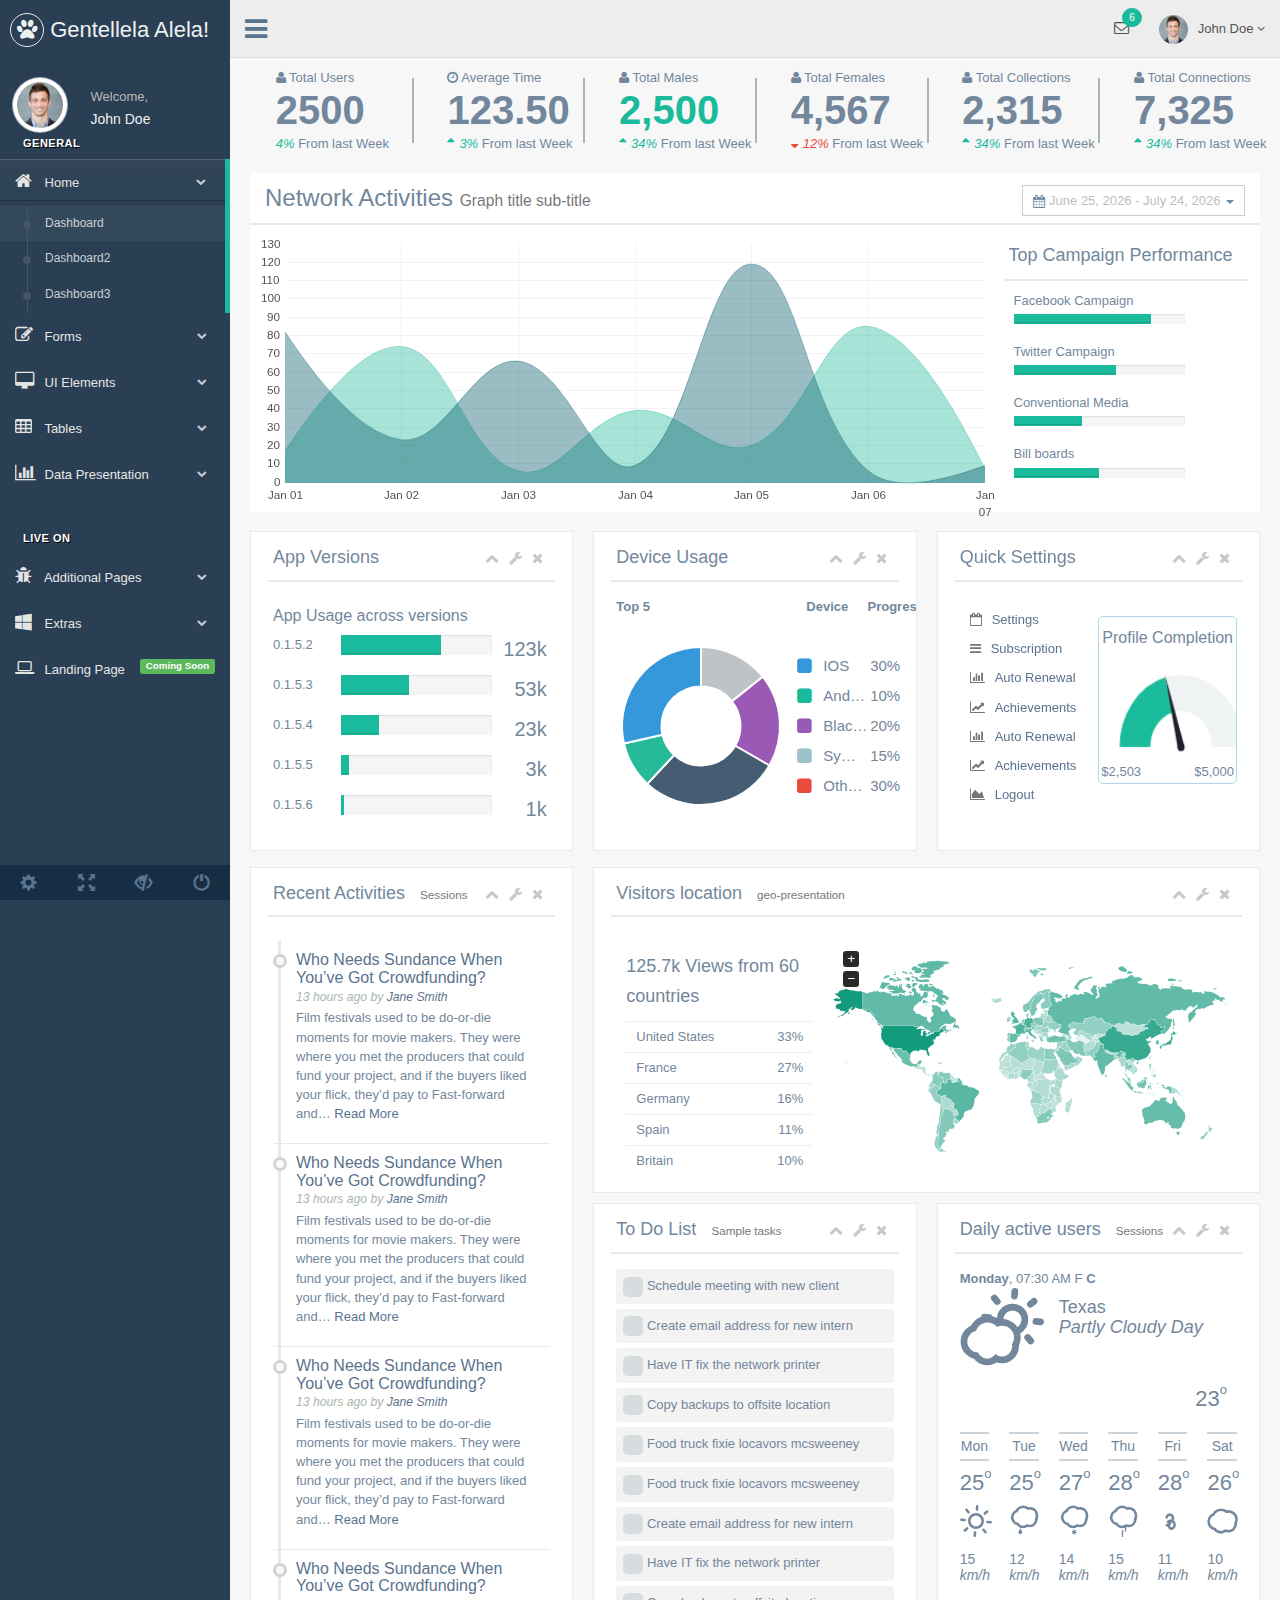
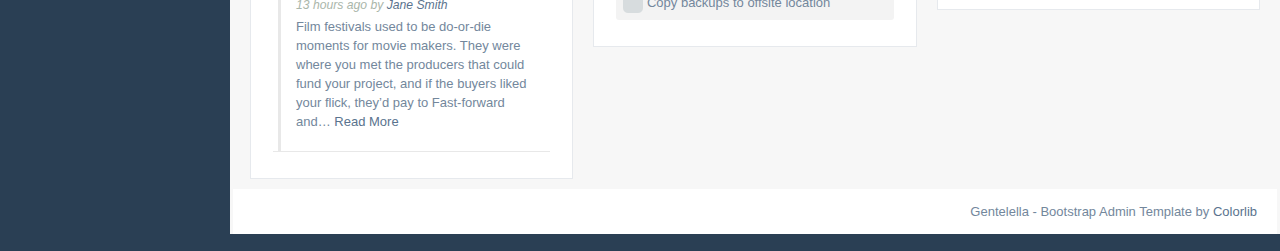
<file: src/magenta/static/gentelella/index.html>
<!DOCTYPE html>
<html lang="en">

<head>
  <meta http-equiv="Content-Type" content="text/html; charset=UTF-8">
  <!-- Meta, title, CSS, favicons, etc. -->
  <meta charset="utf-8">
  <meta http-equiv="X-UA-Compatible" content="IE=edge">
  <meta name="viewport" content="width=device-width, initial-scale=1">

  <title>Gentallela Alela! | </title>

  <!-- Bootstrap core CSS -->

  <link href="css/bootstrap.min.css" rel="stylesheet">

  <link href="fonts/css/font-awesome.min.css" rel="stylesheet">
  <link href="css/animate.min.css" rel="stylesheet">

  <!-- Custom styling plus plugins -->
  <link href="css/custom.css" rel="stylesheet">
  <link rel="stylesheet" type="text/css" href="css/maps/jquery-jvectormap-2.0.3.css" />
  <link href="css/icheck/flat/green.css" rel="stylesheet" />
  <link href="css/floatexamples.css" rel="stylesheet" type="text/css" />

  <script src="js/jquery.min.js"></script>
  <script src="js/nprogress.js"></script>

  <!--[if lt IE 9]>
        <script src="../assets/js/ie8-responsive-file-warning.js"></script>
        <![endif]-->

  <!-- HTML5 shim and Respond.js for IE8 support of HTML5 elements and media queries -->
  <!--[if lt IE 9]>
          <script src="https://oss.maxcdn.com/html5shiv/3.7.2/html5shiv.min.js"></script>
          <script src="https://oss.maxcdn.com/respond/1.4.2/respond.min.js"></script>
        <![endif]-->

</head>


<body class="nav-md">

  <div class="container body">


    <div class="main_container">

      <div class="col-md-3 left_col">
        <div class="left_col scroll-view">

          <div class="navbar nav_title" style="border: 0;">
            <a href="index.html" class="site_title"><i class="fa fa-paw"></i> <span>Gentellela Alela!</span></a>
          </div>
          <div class="clearfix"></div>

          <!-- menu prile quick info -->
          <div class="profile">
            <div class="profile_pic">
              <img src="images/img.jpg" alt="..." class="img-circle profile_img">
            </div>
            <div class="profile_info">
              <span>Welcome,</span>
              <h2>John Doe</h2>
            </div>
          </div>
          <!-- /menu prile quick info -->

          <br />

          <!-- sidebar menu -->
          <div id="sidebar-menu" class="main_menu_side hidden-print main_menu">

            <div class="menu_section">
              <h3>General</h3>
              <ul class="nav side-menu">
                <li><a><i class="fa fa-home"></i> Home <span class="fa fa-chevron-down"></span></a>
                  <ul class="nav child_menu" style="display: none">
                    <li><a href="index.html">Dashboard</a>
                    </li>
                    <li><a href="index2.html">Dashboard2</a>
                    </li>
                    <li><a href="index3.html">Dashboard3</a>
                    </li>
                  </ul>
                </li>
                <li><a><i class="fa fa-edit"></i> Forms <span class="fa fa-chevron-down"></span></a>
                  <ul class="nav child_menu" style="display: none">
                    <li><a href="form.html">General Form</a>
                    </li>
                    <li><a href="form_advanced.html">Advanced Components</a>
                    </li>
                    <li><a href="form_validation.html">Form Validation</a>
                    </li>
                    <li><a href="form_wizards.html">Form Wizard</a>
                    </li>
                    <li><a href="form_upload.html">Form Upload</a>
                    </li>
                    <li><a href="form_buttons.html">Form Buttons</a>
                    </li>
                  </ul>
                </li>
                <li><a><i class="fa fa-desktop"></i> UI Elements <span class="fa fa-chevron-down"></span></a>
                  <ul class="nav child_menu" style="display: none">
                    <li><a href="general_elements.html">General Elements</a>
                    </li>
                    <li><a href="media_gallery.html">Media Gallery</a>
                    </li>
                    <li><a href="typography.html">Typography</a>
                    </li>
                    <li><a href="icons.html">Icons</a>
                    </li>
                    <li><a href="glyphicons.html">Glyphicons</a>
                    </li>
                    <li><a href="widgets.html">Widgets</a>
                    </li>
                    <li><a href="invoice.html">Invoice</a>
                    </li>
                    <li><a href="inbox.html">Inbox</a>
                    </li>
                    <li><a href="calender.html">Calender</a>
                    </li>
                  </ul>
                </li>
                <li><a><i class="fa fa-table"></i> Tables <span class="fa fa-chevron-down"></span></a>
                  <ul class="nav child_menu" style="display: none">
                    <li><a href="tables.html">Tables</a>
                    </li>
                    <li><a href="tables_dynamic.html">Table Dynamic</a>
                    </li>
                  </ul>
                </li>
                <li><a><i class="fa fa-bar-chart-o"></i> Data Presentation <span class="fa fa-chevron-down"></span></a>
                  <ul class="nav child_menu" style="display: none">
                    <li><a href="chartjs.html">Chart JS</a>
                    </li>
                    <li><a href="chartjs2.html">Chart JS2</a>
                    </li>
                    <li><a href="morisjs.html">Moris JS</a>
                    </li>
                    <li><a href="echarts.html">ECharts </a>
                    </li>
                    <li><a href="other_charts.html">Other Charts </a>
                    </li>
                  </ul>
                </li>
              </ul>
            </div>
            <div class="menu_section">
              <h3>Live On</h3>
              <ul class="nav side-menu">
                <li><a><i class="fa fa-bug"></i> Additional Pages <span class="fa fa-chevron-down"></span></a>
                  <ul class="nav child_menu" style="display: none">
                    <li><a href="e_commerce.html">E-commerce</a>
                    </li>
                    <li><a href="projects.html">Projects</a>
                    </li>
                    <li><a href="project_detail.html">Project Detail</a>
                    </li>
                    <li><a href="contacts.html">Contacts</a>
                    </li>
                    <li><a href="profile.html">Profile</a>
                    </li>
                  </ul>
                </li>
                <li><a><i class="fa fa-windows"></i> Extras <span class="fa fa-chevron-down"></span></a>
                  <ul class="nav child_menu" style="display: none">
                    <li><a href="page_404.html">404 Error</a>
                    </li>
                    <li><a href="page_500.html">500 Error</a>
                    </li>
                    <li><a href="plain_page.html">Plain Page</a>
                    </li>
                    <li><a href="login.html">Login Page</a>
                    </li>
                    <li><a href="pricing_tables.html">Pricing Tables</a>
                    </li>

                  </ul>
                </li>
                <li><a><i class="fa fa-laptop"></i> Landing Page <span class="label label-success pull-right">Coming Soon</span></a>
                </li>
              </ul>
            </div>

          </div>
          <!-- /sidebar menu -->

          <!-- /menu footer buttons -->
          <div class="sidebar-footer hidden-small">
            <a data-toggle="tooltip" data-placement="top" title="Settings">
              <span class="glyphicon glyphicon-cog" aria-hidden="true"></span>
            </a>
            <a data-toggle="tooltip" data-placement="top" title="FullScreen">
              <span class="glyphicon glyphicon-fullscreen" aria-hidden="true"></span>
            </a>
            <a data-toggle="tooltip" data-placement="top" title="Lock">
              <span class="glyphicon glyphicon-eye-close" aria-hidden="true"></span>
            </a>
            <a data-toggle="tooltip" data-placement="top" title="Logout">
              <span class="glyphicon glyphicon-off" aria-hidden="true"></span>
            </a>
          </div>
          <!-- /menu footer buttons -->
        </div>
      </div>

      <!-- top navigation -->
      <div class="top_nav">

        <div class="nav_menu">
          <nav class="" role="navigation">
            <div class="nav toggle">
              <a id="menu_toggle"><i class="fa fa-bars"></i></a>
            </div>

            <ul class="nav navbar-nav navbar-right">
              <li class="">
                <a href="javascript:;" class="user-profile dropdown-toggle" data-toggle="dropdown" aria-expanded="false">
                  <img src="images/img.jpg" alt="">John Doe
                  <span class=" fa fa-angle-down"></span>
                </a>
                <ul class="dropdown-menu dropdown-usermenu animated fadeInDown pull-right">
                  <li><a href="javascript:;">  Profile</a>
                  </li>
                  <li>
                    <a href="javascript:;">
                      <span class="badge bg-red pull-right">50%</span>
                      <span>Settings</span>
                    </a>
                  </li>
                  <li>
                    <a href="javascript:;">Help</a>
                  </li>
                  <li><a href="login.html"><i class="fa fa-sign-out pull-right"></i> Log Out</a>
                  </li>
                </ul>
              </li>

              <li role="presentation" class="dropdown">
                <a href="javascript:;" class="dropdown-toggle info-number" data-toggle="dropdown" aria-expanded="false">
                  <i class="fa fa-envelope-o"></i>
                  <span class="badge bg-green">6</span>
                </a>
                <ul id="menu1" class="dropdown-menu list-unstyled msg_list animated fadeInDown" role="menu">
                  <li>
                    <a>
                      <span class="image">
                                        <img src="images/img.jpg" alt="Profile Image" />
                                    </span>
                      <span>
                                        <span>John Smith</span>
                      <span class="time">3 mins ago</span>
                      </span>
                      <span class="message">
                                        Film festivals used to be do-or-die moments for movie makers. They were where...
                                    </span>
                    </a>
                  </li>
                  <li>
                    <a>
                      <span class="image">
                                        <img src="images/img.jpg" alt="Profile Image" />
                                    </span>
                      <span>
                                        <span>John Smith</span>
                      <span class="time">3 mins ago</span>
                      </span>
                      <span class="message">
                                        Film festivals used to be do-or-die moments for movie makers. They were where...
                                    </span>
                    </a>
                  </li>
                  <li>
                    <a>
                      <span class="image">
                                        <img src="images/img.jpg" alt="Profile Image" />
                                    </span>
                      <span>
                                        <span>John Smith</span>
                      <span class="time">3 mins ago</span>
                      </span>
                      <span class="message">
                                        Film festivals used to be do-or-die moments for movie makers. They were where...
                                    </span>
                    </a>
                  </li>
                  <li>
                    <a>
                      <span class="image">
                                        <img src="images/img.jpg" alt="Profile Image" />
                                    </span>
                      <span>
                                        <span>John Smith</span>
                      <span class="time">3 mins ago</span>
                      </span>
                      <span class="message">
                                        Film festivals used to be do-or-die moments for movie makers. They were where...
                                    </span>
                    </a>
                  </li>
                  <li>
                    <div class="text-center">
                      <a href="inbox.html">
                        <strong>See All Alerts</strong>
                        <i class="fa fa-angle-right"></i>
                      </a>
                    </div>
                  </li>
                </ul>
              </li>

            </ul>
          </nav>
        </div>

      </div>
      <!-- /top navigation -->


      <!-- page content -->
      <div class="right_col" role="main">

        <!-- top tiles -->
        <div class="row tile_count">
          <div class="animated flipInY col-md-2 col-sm-4 col-xs-4 tile_stats_count">
            <div class="left"></div>
            <div class="right">
              <span class="count_top"><i class="fa fa-user"></i> Total Users</span>
              <div class="count">2500</div>
              <span class="count_bottom"><i class="green">4% </i> From last Week</span>
            </div>
          </div>
          <div class="animated flipInY col-md-2 col-sm-4 col-xs-4 tile_stats_count">
            <div class="left"></div>
            <div class="right">
              <span class="count_top"><i class="fa fa-clock-o"></i> Average Time</span>
              <div class="count">123.50</div>
              <span class="count_bottom"><i class="green"><i class="fa fa-sort-asc"></i>3% </i> From last Week</span>
            </div>
          </div>
          <div class="animated flipInY col-md-2 col-sm-4 col-xs-4 tile_stats_count">
            <div class="left"></div>
            <div class="right">
              <span class="count_top"><i class="fa fa-user"></i> Total Males</span>
              <div class="count green">2,500</div>
              <span class="count_bottom"><i class="green"><i class="fa fa-sort-asc"></i>34% </i> From last Week</span>
            </div>
          </div>
          <div class="animated flipInY col-md-2 col-sm-4 col-xs-4 tile_stats_count">
            <div class="left"></div>
            <div class="right">
              <span class="count_top"><i class="fa fa-user"></i> Total Females</span>
              <div class="count">4,567</div>
              <span class="count_bottom"><i class="red"><i class="fa fa-sort-desc"></i>12% </i> From last Week</span>
            </div>
          </div>
          <div class="animated flipInY col-md-2 col-sm-4 col-xs-4 tile_stats_count">
            <div class="left"></div>
            <div class="right">
              <span class="count_top"><i class="fa fa-user"></i> Total Collections</span>
              <div class="count">2,315</div>
              <span class="count_bottom"><i class="green"><i class="fa fa-sort-asc"></i>34% </i> From last Week</span>
            </div>
          </div>
          <div class="animated flipInY col-md-2 col-sm-4 col-xs-4 tile_stats_count">
            <div class="left"></div>
            <div class="right">
              <span class="count_top"><i class="fa fa-user"></i> Total Connections</span>
              <div class="count">7,325</div>
              <span class="count_bottom"><i class="green"><i class="fa fa-sort-asc"></i>34% </i> From last Week</span>
            </div>
          </div>

        </div>
        <!-- /top tiles -->

        <div class="row">
          <div class="col-md-12 col-sm-12 col-xs-12">
            <div class="dashboard_graph">

              <div class="row x_title">
                <div class="col-md-6">
                  <h3>Network Activities <small>Graph title sub-title</small></h3>
                </div>
                <div class="col-md-6">
                  <div id="reportrange" class="pull-right" style="background: #fff; cursor: pointer; padding: 5px 10px; border: 1px solid #ccc">
                    <i class="glyphicon glyphicon-calendar fa fa-calendar"></i>
                    <span>December 30, 2014 - January 28, 2015</span> <b class="caret"></b>
                  </div>
                </div>
              </div>

              <div class="col-md-9 col-sm-9 col-xs-12">
                <div id="placeholder33" style="height: 260px; display: none" class="demo-placeholder"></div>
                <div style="width: 100%;">
                  <div id="canvas_dahs" class="demo-placeholder" style="width: 100%; height:270px;"></div>
                </div>
              </div>
              <div class="col-md-3 col-sm-3 col-xs-12 bg-white">
                <div class="x_title">
                  <h2>Top Campaign Performance</h2>
                  <div class="clearfix"></div>
                </div>

                <div class="col-md-12 col-sm-12 col-xs-6">
                  <div>
                    <p>Facebook Campaign</p>
                    <div class="">
                      <div class="progress progress_sm" style="width: 76%;">
                        <div class="progress-bar bg-green" role="progressbar" data-transitiongoal="80"></div>
                      </div>
                    </div>
                  </div>
                  <div>
                    <p>Twitter Campaign</p>
                    <div class="">
                      <div class="progress progress_sm" style="width: 76%;">
                        <div class="progress-bar bg-green" role="progressbar" data-transitiongoal="60"></div>
                      </div>
                    </div>
                  </div>
                </div>
                <div class="col-md-12 col-sm-12 col-xs-6">
                  <div>
                    <p>Conventional Media</p>
                    <div class="">
                      <div class="progress progress_sm" style="width: 76%;">
                        <div class="progress-bar bg-green" role="progressbar" data-transitiongoal="40"></div>
                      </div>
                    </div>
                  </div>
                  <div>
                    <p>Bill boards</p>
                    <div class="">
                      <div class="progress progress_sm" style="width: 76%;">
                        <div class="progress-bar bg-green" role="progressbar" data-transitiongoal="50"></div>
                      </div>
                    </div>
                  </div>
                </div>

              </div>

              <div class="clearfix"></div>
            </div>
          </div>

        </div>
        <br />

        <div class="row">


          <div class="col-md-4 col-sm-4 col-xs-12">
            <div class="x_panel tile fixed_height_320">
              <div class="x_title">
                <h2>App Versions</h2>
                <ul class="nav navbar-right panel_toolbox">
                  <li><a class="collapse-link"><i class="fa fa-chevron-up"></i></a>
                  </li>
                  <li class="dropdown">
                    <a href="#" class="dropdown-toggle" data-toggle="dropdown" role="button" aria-expanded="false"><i class="fa fa-wrench"></i></a>
                    <ul class="dropdown-menu" role="menu">
                      <li><a href="#">Settings 1</a>
                      </li>
                      <li><a href="#">Settings 2</a>
                      </li>
                    </ul>
                  </li>
                  <li><a class="close-link"><i class="fa fa-close"></i></a>
                  </li>
                </ul>
                <div class="clearfix"></div>
              </div>
              <div class="x_content">
                <h4>App Usage across versions</h4>
                <div class="widget_summary">
                  <div class="w_left w_25">
                    <span>0.1.5.2</span>
                  </div>
                  <div class="w_center w_55">
                    <div class="progress">
                      <div class="progress-bar bg-green" role="progressbar" aria-valuenow="60" aria-valuemin="0" aria-valuemax="100" style="width: 66%;">
                        <span class="sr-only">60% Complete</span>
                      </div>
                    </div>
                  </div>
                  <div class="w_right w_20">
                    <span>123k</span>
                  </div>
                  <div class="clearfix"></div>
                </div>

                <div class="widget_summary">
                  <div class="w_left w_25">
                    <span>0.1.5.3</span>
                  </div>
                  <div class="w_center w_55">
                    <div class="progress">
                      <div class="progress-bar bg-green" role="progressbar" aria-valuenow="60" aria-valuemin="0" aria-valuemax="100" style="width: 45%;">
                        <span class="sr-only">60% Complete</span>
                      </div>
                    </div>
                  </div>
                  <div class="w_right w_20">
                    <span>53k</span>
                  </div>
                  <div class="clearfix"></div>
                </div>
                <div class="widget_summary">
                  <div class="w_left w_25">
                    <span>0.1.5.4</span>
                  </div>
                  <div class="w_center w_55">
                    <div class="progress">
                      <div class="progress-bar bg-green" role="progressbar" aria-valuenow="60" aria-valuemin="0" aria-valuemax="100" style="width: 25%;">
                        <span class="sr-only">60% Complete</span>
                      </div>
                    </div>
                  </div>
                  <div class="w_right w_20">
                    <span>23k</span>
                  </div>
                  <div class="clearfix"></div>
                </div>
                <div class="widget_summary">
                  <div class="w_left w_25">
                    <span>0.1.5.5</span>
                  </div>
                  <div class="w_center w_55">
                    <div class="progress">
                      <div class="progress-bar bg-green" role="progressbar" aria-valuenow="60" aria-valuemin="0" aria-valuemax="100" style="width: 5%;">
                        <span class="sr-only">60% Complete</span>
                      </div>
                    </div>
                  </div>
                  <div class="w_right w_20">
                    <span>3k</span>
                  </div>
                  <div class="clearfix"></div>
                </div>
                <div class="widget_summary">
                  <div class="w_left w_25">
                    <span>0.1.5.6</span>
                  </div>
                  <div class="w_center w_55">
                    <div class="progress">
                      <div class="progress-bar bg-green" role="progressbar" aria-valuenow="60" aria-valuemin="0" aria-valuemax="100" style="width: 2%;">
                        <span class="sr-only">60% Complete</span>
                      </div>
                    </div>
                  </div>
                  <div class="w_right w_20">
                    <span>1k</span>
                  </div>
                  <div class="clearfix"></div>
                </div>

              </div>
            </div>
          </div>

          <div class="col-md-4 col-sm-4 col-xs-12">
            <div class="x_panel tile fixed_height_320 overflow_hidden">
              <div class="x_title">
                <h2>Device Usage</h2>
                <ul class="nav navbar-right panel_toolbox">
                  <li><a class="collapse-link"><i class="fa fa-chevron-up"></i></a>
                  </li>
                  <li class="dropdown">
                    <a href="#" class="dropdown-toggle" data-toggle="dropdown" role="button" aria-expanded="false"><i class="fa fa-wrench"></i></a>
                    <ul class="dropdown-menu" role="menu">
                      <li><a href="#">Settings 1</a>
                      </li>
                      <li><a href="#">Settings 2</a>
                      </li>
                    </ul>
                  </li>
                  <li><a class="close-link"><i class="fa fa-close"></i></a>
                  </li>
                </ul>
                <div class="clearfix"></div>
              </div>
              <div class="x_content">

                <table class="" style="width:100%">
                  <tr>
                    <th style="width:37%;">
                      <p>Top 5</p>
                    </th>
                    <th>
                      <div class="col-lg-7 col-md-7 col-sm-7 col-xs-7">
                        <p class="">Device</p>
                      </div>
                      <div class="col-lg-5 col-md-5 col-sm-5 col-xs-5">
                        <p class="">Progress</p>
                      </div>
                    </th>
                  </tr>
                  <tr>
                    <td>
                      <canvas id="canvas1" height="140" width="140" style="margin: 15px 10px 10px 0"></canvas>
                    </td>
                    <td>
                      <table class="tile_info">
                        <tr>
                          <td>
                            <p><i class="fa fa-square blue"></i>IOS </p>
                          </td>
                          <td>30%</td>
                        </tr>
                        <tr>
                          <td>
                            <p><i class="fa fa-square green"></i>Android </p>
                          </td>
                          <td>10%</td>
                        </tr>
                        <tr>
                          <td>
                            <p><i class="fa fa-square purple"></i>Blackberry </p>
                          </td>
                          <td>20%</td>
                        </tr>
                        <tr>
                          <td>
                            <p><i class="fa fa-square aero"></i>Symbian </p>
                          </td>
                          <td>15%</td>
                        </tr>
                        <tr>
                          <td>
                            <p><i class="fa fa-square red"></i>Others </p>
                          </td>
                          <td>30%</td>
                        </tr>
                      </table>
                    </td>
                  </tr>
                </table>
              </div>
            </div>
          </div>


          <div class="col-md-4 col-sm-4 col-xs-12">
            <div class="x_panel tile fixed_height_320">
              <div class="x_title">
                <h2>Quick Settings</h2>
                <ul class="nav navbar-right panel_toolbox">
                  <li><a class="collapse-link"><i class="fa fa-chevron-up"></i></a>
                  </li>
                  <li class="dropdown">
                    <a href="#" class="dropdown-toggle" data-toggle="dropdown" role="button" aria-expanded="false"><i class="fa fa-wrench"></i></a>
                    <ul class="dropdown-menu" role="menu">
                      <li><a href="#">Settings 1</a>
                      </li>
                      <li><a href="#">Settings 2</a>
                      </li>
                    </ul>
                  </li>
                  <li><a class="close-link"><i class="fa fa-close"></i></a>
                  </li>
                </ul>
                <div class="clearfix"></div>
              </div>
              <div class="x_content">
                <div class="dashboard-widget-content">
                  <ul class="quick-list">
                    <li><i class="fa fa-calendar-o"></i><a href="#">Settings</a>
                    </li>
                    <li><i class="fa fa-bars"></i><a href="#">Subscription</a>
                    </li>
                    <li><i class="fa fa-bar-chart"></i><a href="#">Auto Renewal</a> </li>
                    <li><i class="fa fa-line-chart"></i><a href="#">Achievements</a>
                    </li>
                    <li><i class="fa fa-bar-chart"></i><a href="#">Auto Renewal</a> </li>
                    <li><i class="fa fa-line-chart"></i><a href="#">Achievements</a>
                    </li>
                    <li><i class="fa fa-area-chart"></i><a href="#">Logout</a>
                    </li>
                  </ul>

                  <div class="sidebar-widget">
                    <h4>Profile Completion</h4>
                    <canvas width="150" height="80" id="foo" class="" style="width: 160px; height: 100px;"></canvas>
                    <div class="goal-wrapper">
                      <span class="gauge-value pull-left">$</span>
                      <span id="gauge-text" class="gauge-value pull-left">3,200</span>
                      <span id="goal-text" class="goal-value pull-right">$5,000</span>
                    </div>
                  </div>
                </div>
              </div>
            </div>
          </div>

        </div>


        <div class="row">
          <div class="col-md-4 col-sm-4 col-xs-12">
            <div class="x_panel">
              <div class="x_title">
                <h2>Recent Activities <small>Sessions</small></h2>
                <ul class="nav navbar-right panel_toolbox">
                  <li><a class="collapse-link"><i class="fa fa-chevron-up"></i></a>
                  </li>
                  <li class="dropdown">
                    <a href="#" class="dropdown-toggle" data-toggle="dropdown" role="button" aria-expanded="false"><i class="fa fa-wrench"></i></a>
                    <ul class="dropdown-menu" role="menu">
                      <li><a href="#">Settings 1</a>
                      </li>
                      <li><a href="#">Settings 2</a>
                      </li>
                    </ul>
                  </li>
                  <li><a class="close-link"><i class="fa fa-close"></i></a>
                  </li>
                </ul>
                <div class="clearfix"></div>
              </div>
              <div class="x_content">
                <div class="dashboard-widget-content">

                  <ul class="list-unstyled timeline widget">
                    <li>
                      <div class="block">
                        <div class="block_content">
                          <h2 class="title">
                                            <a>Who Needs Sundance When You’ve Got&nbsp;Crowdfunding?</a>
                                        </h2>
                          <div class="byline">
                            <span>13 hours ago</span> by <a>Jane Smith</a>
                          </div>
                          <p class="excerpt">Film festivals used to be do-or-die moments for movie makers. They were where you met the producers that could fund your project, and if the buyers liked your flick, they’d pay to Fast-forward and… <a>Read&nbsp;More</a>
                          </p>
                        </div>
                      </div>
                    </li>
                    <li>
                      <div class="block">
                        <div class="block_content">
                          <h2 class="title">
                                            <a>Who Needs Sundance When You’ve Got&nbsp;Crowdfunding?</a>
                                        </h2>
                          <div class="byline">
                            <span>13 hours ago</span> by <a>Jane Smith</a>
                          </div>
                          <p class="excerpt">Film festivals used to be do-or-die moments for movie makers. They were where you met the producers that could fund your project, and if the buyers liked your flick, they’d pay to Fast-forward and… <a>Read&nbsp;More</a>
                          </p>
                        </div>
                      </div>
                    </li>
                    <li>
                      <div class="block">
                        <div class="block_content">
                          <h2 class="title">
                                            <a>Who Needs Sundance When You’ve Got&nbsp;Crowdfunding?</a>
                                        </h2>
                          <div class="byline">
                            <span>13 hours ago</span> by <a>Jane Smith</a>
                          </div>
                          <p class="excerpt">Film festivals used to be do-or-die moments for movie makers. They were where you met the producers that could fund your project, and if the buyers liked your flick, they’d pay to Fast-forward and… <a>Read&nbsp;More</a>
                          </p>
                        </div>
                      </div>
                    </li>
                    <li>
                      <div class="block">
                        <div class="block_content">
                          <h2 class="title">
                                            <a>Who Needs Sundance When You’ve Got&nbsp;Crowdfunding?</a>
                                        </h2>
                          <div class="byline">
                            <span>13 hours ago</span> by <a>Jane Smith</a>
                          </div>
                          <p class="excerpt">Film festivals used to be do-or-die moments for movie makers. They were where you met the producers that could fund your project, and if the buyers liked your flick, they’d pay to Fast-forward and… <a>Read&nbsp;More</a>
                          </p>
                        </div>
                      </div>
                    </li>
                  </ul>
                </div>
              </div>
            </div>
          </div>


          <div class="col-md-8 col-sm-8 col-xs-12">



            <div class="row">

              <div class="col-md-12 col-sm-12 col-xs-12">
                <div class="x_panel">
                  <div class="x_title">
                    <h2>Visitors location <small>geo-presentation</small></h2>
                    <ul class="nav navbar-right panel_toolbox">
                      <li><a class="collapse-link"><i class="fa fa-chevron-up"></i></a>
                      </li>
                      <li class="dropdown">
                        <a href="#" class="dropdown-toggle" data-toggle="dropdown" role="button" aria-expanded="false"><i class="fa fa-wrench"></i></a>
                        <ul class="dropdown-menu" role="menu">
                          <li><a href="#">Settings 1</a>
                          </li>
                          <li><a href="#">Settings 2</a>
                          </li>
                        </ul>
                      </li>
                      <li><a class="close-link"><i class="fa fa-close"></i></a>
                      </li>
                    </ul>
                    <div class="clearfix"></div>
                  </div>
                  <div class="x_content">
                    <div class="dashboard-widget-content">
                      <div class="col-md-4 hidden-small">
                        <h2 class="line_30">125.7k Views from 60 countries</h2>

                        <table class="countries_list">
                          <tbody>
                            <tr>
                              <td>United States</td>
                              <td class="fs15 fw700 text-right">33%</td>
                            </tr>
                            <tr>
                              <td>France</td>
                              <td class="fs15 fw700 text-right">27%</td>
                            </tr>
                            <tr>
                              <td>Germany</td>
                              <td class="fs15 fw700 text-right">16%</td>
                            </tr>
                            <tr>
                              <td>Spain</td>
                              <td class="fs15 fw700 text-right">11%</td>
                            </tr>
                            <tr>
                              <td>Britain</td>
                              <td class="fs15 fw700 text-right">10%</td>
                            </tr>
                          </tbody>
                        </table>
                      </div>
                      <div id="world-map-gdp" class="col-md-8 col-sm-12 col-xs-12" style="height:230px;"></div>
                    </div>
                  </div>
                </div>
              </div>

            </div>
            <div class="row">


              <!-- Start to do list -->
              <div class="col-md-6 col-sm-6 col-xs-12">
                <div class="x_panel">
                  <div class="x_title">
                    <h2>To Do List <small>Sample tasks</small></h2>
                    <ul class="nav navbar-right panel_toolbox">
                      <li><a class="collapse-link"><i class="fa fa-chevron-up"></i></a>
                      </li>
                      <li class="dropdown">
                        <a href="#" class="dropdown-toggle" data-toggle="dropdown" role="button" aria-expanded="false"><i class="fa fa-wrench"></i></a>
                        <ul class="dropdown-menu" role="menu">
                          <li><a href="#">Settings 1</a>
                          </li>
                          <li><a href="#">Settings 2</a>
                          </li>
                        </ul>
                      </li>
                      <li><a class="close-link"><i class="fa fa-close"></i></a>
                      </li>
                    </ul>
                    <div class="clearfix"></div>
                  </div>
                  <div class="x_content">

                    <div class="">
                      <ul class="to_do">
                        <li>
                          <p>
                            <input type="checkbox" class="flat"> Schedule meeting with new client </p>
                        </li>
                        <li>
                          <p>
                            <input type="checkbox" class="flat"> Create email address for new intern</p>
                        </li>
                        <li>
                          <p>
                            <input type="checkbox" class="flat"> Have IT fix the network printer</p>
                        </li>
                        <li>
                          <p>
                            <input type="checkbox" class="flat"> Copy backups to offsite location</p>
                        </li>
                        <li>
                          <p>
                            <input type="checkbox" class="flat"> Food truck fixie locavors mcsweeney</p>
                        </li>
                        <li>
                          <p>
                            <input type="checkbox" class="flat"> Food truck fixie locavors mcsweeney</p>
                        </li>
                        <li>
                          <p>
                            <input type="checkbox" class="flat"> Create email address for new intern</p>
                        </li>
                        <li>
                          <p>
                            <input type="checkbox" class="flat"> Have IT fix the network printer</p>
                        </li>
                        <li>
                          <p>
                            <input type="checkbox" class="flat"> Copy backups to offsite location</p>
                        </li>
                      </ul>
                    </div>
                  </div>
                </div>
              </div>
              <!-- End to do list -->


              <!-- start of weather widget -->
              <div class="col-md-6 col-sm-6 col-xs-12">
                <div class="x_panel">
                  <div class="x_title">
                    <h2>Daily active users <small>Sessions</small></h2>
                    <ul class="nav navbar-right panel_toolbox">
                      <li><a class="collapse-link"><i class="fa fa-chevron-up"></i></a>
                      </li>
                      <li class="dropdown">
                        <a href="#" class="dropdown-toggle" data-toggle="dropdown" role="button" aria-expanded="false"><i class="fa fa-wrench"></i></a>
                        <ul class="dropdown-menu" role="menu">
                          <li><a href="#">Settings 1</a>
                          </li>
                          <li><a href="#">Settings 2</a>
                          </li>
                        </ul>
                      </li>
                      <li><a class="close-link"><i class="fa fa-close"></i></a>
                      </li>
                    </ul>
                    <div class="clearfix"></div>
                  </div>
                  <div class="x_content">
                    <div class="row">
                      <div class="col-sm-12">
                        <div class="temperature"><b>Monday</b>, 07:30 AM
                          <span>F</span>
                          <span><b>C</b>
                                        </span>
                        </div>
                      </div>
                    </div>
                    <div class="row">
                      <div class="col-sm-4">
                        <div class="weather-icon">
                          <span>
                                            <canvas height="84" width="84" id="partly-cloudy-day"></canvas>
                                        </span>

                        </div>
                      </div>
                      <div class="col-sm-8">
                        <div class="weather-text">
                          <h2>Texas
                                            <br><i>Partly Cloudy Day</i>
                                        </h2>
                        </div>
                      </div>
                    </div>
                    <div class="col-sm-12">
                      <div class="weather-text pull-right">
                        <h3 class="degrees">23</h3>
                      </div>
                    </div>
                    <div class="clearfix"></div>


                    <div class="row weather-days">
                      <div class="col-sm-2">
                        <div class="daily-weather">
                          <h2 class="day">Mon</h2>
                          <h3 class="degrees">25</h3>
                          <span>
                                                <canvas id="clear-day" width="32" height="32">
                                                </canvas>

                                        </span>
                          <h5>15
                                            <i>km/h</i>
                                        </h5>
                        </div>
                      </div>
                      <div class="col-sm-2">
                        <div class="daily-weather">
                          <h2 class="day">Tue</h2>
                          <h3 class="degrees">25</h3>
                          <canvas height="32" width="32" id="rain"></canvas>
                          <h5>12
                                            <i>km/h</i>
                                        </h5>
                        </div>
                      </div>
                      <div class="col-sm-2">
                        <div class="daily-weather">
                          <h2 class="day">Wed</h2>
                          <h3 class="degrees">27</h3>
                          <canvas height="32" width="32" id="snow"></canvas>
                          <h5>14
                                            <i>km/h</i>
                                        </h5>
                        </div>
                      </div>
                      <div class="col-sm-2">
                        <div class="daily-weather">
                          <h2 class="day">Thu</h2>
                          <h3 class="degrees">28</h3>
                          <canvas height="32" width="32" id="sleet"></canvas>
                          <h5>15
                                            <i>km/h</i>
                                        </h5>
                        </div>
                      </div>
                      <div class="col-sm-2">
                        <div class="daily-weather">
                          <h2 class="day">Fri</h2>
                          <h3 class="degrees">28</h3>
                          <canvas height="32" width="32" id="wind"></canvas>
                          <h5>11
                                            <i>km/h</i>
                                        </h5>
                        </div>
                      </div>
                      <div class="col-sm-2">
                        <div class="daily-weather">
                          <h2 class="day">Sat</h2>
                          <h3 class="degrees">26</h3>
                          <canvas height="32" width="32" id="cloudy"></canvas>
                          <h5>10
                                            <i>km/h</i>
                                        </h5>
                        </div>
                      </div>
                      <div class="clearfix"></div>
                    </div>
                  </div>
                </div>

              </div>
              <!-- end of weather widget -->
            </div>









          </div>

        </div>

        <!-- footer content -->

        <footer>
          <div class="copyright-info">
            <p class="pull-right">Gentelella - Bootstrap Admin Template by <a href="https://colorlib.com">Colorlib</a>  
            </p>
          </div>
          <div class="clearfix"></div>
        </footer>
        <!-- /footer content -->
      </div>
      <!-- /page content -->

    </div>

  </div>

  <div id="custom_notifications" class="custom-notifications dsp_none">
    <ul class="list-unstyled notifications clearfix" data-tabbed_notifications="notif-group">
    </ul>
    <div class="clearfix"></div>
    <div id="notif-group" class="tabbed_notifications"></div>
  </div>

  <script src="js/bootstrap.min.js"></script>

  <!-- gauge js -->
  <script type="text/javascript" src="js/gauge/gauge.min.js"></script>
  <script type="text/javascript" src="js/gauge/gauge_demo.js"></script>
  <!-- bootstrap progress js -->
  <script src="js/progressbar/bootstrap-progressbar.min.js"></script>
  <script src="js/nicescroll/jquery.nicescroll.min.js"></script>
  <!-- icheck -->
  <script src="js/icheck/icheck.min.js"></script>
  <!-- daterangepicker -->
  <script type="text/javascript" src="js/moment/moment.min.js"></script>
  <script type="text/javascript" src="js/datepicker/daterangepicker.js"></script>
  <!-- chart js -->
  <script src="js/chartjs/chart.min.js"></script>

  <script src="js/custom.js"></script>

  <!-- flot js -->
  <!--[if lte IE 8]><script type="text/javascript" src="js/excanvas.min.js"></script><![endif]-->
  <script type="text/javascript" src="js/flot/jquery.flot.js"></script>
  <script type="text/javascript" src="js/flot/jquery.flot.pie.js"></script>
  <script type="text/javascript" src="js/flot/jquery.flot.orderBars.js"></script>
  <script type="text/javascript" src="js/flot/jquery.flot.time.min.js"></script>
  <script type="text/javascript" src="js/flot/date.js"></script>
  <script type="text/javascript" src="js/flot/jquery.flot.spline.js"></script>
  <script type="text/javascript" src="js/flot/jquery.flot.stack.js"></script>
  <script type="text/javascript" src="js/flot/curvedLines.js"></script>
  <script type="text/javascript" src="js/flot/jquery.flot.resize.js"></script>
  <script>
    $(document).ready(function() {
      // [17, 74, 6, 39, 20, 85, 7]
      //[82, 23, 66, 9, 99, 6, 2]
      var data1 = [
        [gd(2012, 1, 1), 17],
        [gd(2012, 1, 2), 74],
        [gd(2012, 1, 3), 6],
        [gd(2012, 1, 4), 39],
        [gd(2012, 1, 5), 20],
        [gd(2012, 1, 6), 85],
        [gd(2012, 1, 7), 7]
      ];

      var data2 = [
        [gd(2012, 1, 1), 82],
        [gd(2012, 1, 2), 23],
        [gd(2012, 1, 3), 66],
        [gd(2012, 1, 4), 9],
        [gd(2012, 1, 5), 119],
        [gd(2012, 1, 6), 6],
        [gd(2012, 1, 7), 9]
      ];
      $("#canvas_dahs").length && $.plot($("#canvas_dahs"), [
        data1, data2
      ], {
        series: {
          lines: {
            show: false,
            fill: true
          },
          splines: {
            show: true,
            tension: 0.4,
            lineWidth: 1,
            fill: 0.4
          },
          points: {
            radius: 0,
            show: true
          },
          shadowSize: 2
        },
        grid: {
          verticalLines: true,
          hoverable: true,
          clickable: true,
          tickColor: "#d5d5d5",
          borderWidth: 1,
          color: '#fff'
        },
        colors: ["rgba(38, 185, 154, 0.38)", "rgba(3, 88, 106, 0.38)"],
        xaxis: {
          tickColor: "rgba(51, 51, 51, 0.06)",
          mode: "time",
          tickSize: [1, "day"],
          //tickLength: 10,
          axisLabel: "Date",
          axisLabelUseCanvas: true,
          axisLabelFontSizePixels: 12,
          axisLabelFontFamily: 'Verdana, Arial',
          axisLabelPadding: 10
            //mode: "time", timeformat: "%m/%d/%y", minTickSize: [1, "day"]
        },
        yaxis: {
          ticks: 8,
          tickColor: "rgba(51, 51, 51, 0.06)",
        },
        tooltip: false
      });

      function gd(year, month, day) {
        return new Date(year, month - 1, day).getTime();
      }
    });
  </script>

  <!-- worldmap -->
  <script type="text/javascript" src="js/maps/jquery-jvectormap-2.0.3.min.js"></script>
  <script type="text/javascript" src="js/maps/gdp-data.js"></script>
  <script type="text/javascript" src="js/maps/jquery-jvectormap-world-mill-en.js"></script>
  <script type="text/javascript" src="js/maps/jquery-jvectormap-us-aea-en.js"></script>
  <!-- pace -->
  <script src="js/pace/pace.min.js"></script>
  <script>
    $(function() {
      $('#world-map-gdp').vectorMap({
        map: 'world_mill_en',
        backgroundColor: 'transparent',
        zoomOnScroll: false,
        series: {
          regions: [{
            values: gdpData,
            scale: ['#E6F2F0', '#149B7E'],
            normalizeFunction: 'polynomial'
          }]
        },
        onRegionTipShow: function(e, el, code) {
          el.html(el.html() + ' (GDP - ' + gdpData[code] + ')');
        }
      });
    });
  </script>
  <!-- skycons -->
  <script src="js/skycons/skycons.min.js"></script>
  <script>
    var icons = new Skycons({
        "color": "#73879C"
      }),
      list = [
        "clear-day", "clear-night", "partly-cloudy-day",
        "partly-cloudy-night", "cloudy", "rain", "sleet", "snow", "wind",
        "fog"
      ],
      i;

    for (i = list.length; i--;)
      icons.set(list[i], list[i]);

    icons.play();
  </script>

  <!-- dashbord linegraph -->
  <script>
    Chart.defaults.global.legend = {
      enabled: false
    };

    var data = {
      labels: [
        "Symbian",
        "Blackberry",
        "Other",
        "Android",
        "IOS"
      ],
      datasets: [{
        data: [15, 20, 30, 10, 30],
        backgroundColor: [
          "#BDC3C7",
          "#9B59B6",
          "#455C73",
          "#26B99A",
          "#3498DB"
        ],
        hoverBackgroundColor: [
          "#CFD4D8",
          "#B370CF",
          "#34495E",
          "#36CAAB",
          "#49A9EA"
        ]

      }]
    };

    var canvasDoughnut = new Chart(document.getElementById("canvas1"), {
      type: 'doughnut',
      tooltipFillColor: "rgba(51, 51, 51, 0.55)",
      data: data
    });
  </script>
  <!-- /dashbord linegraph -->
  <!-- datepicker -->
  <script type="text/javascript">
    $(document).ready(function() {

      var cb = function(start, end, label) {
        console.log(start.toISOString(), end.toISOString(), label);
        $('#reportrange span').html(start.format('MMMM D, YYYY') + ' - ' + end.format('MMMM D, YYYY'));
        //alert("Callback has fired: [" + start.format('MMMM D, YYYY') + " to " + end.format('MMMM D, YYYY') + ", label = " + label + "]");
      }

      var optionSet1 = {
        startDate: moment().subtract(29, 'days'),
        endDate: moment(),
        minDate: '01/01/2012',
        maxDate: '12/31/2015',
        dateLimit: {
          days: 60
        },
        showDropdowns: true,
        showWeekNumbers: true,
        timePicker: false,
        timePickerIncrement: 1,
        timePicker12Hour: true,
        ranges: {
          'Today': [moment(), moment()],
          'Yesterday': [moment().subtract(1, 'days'), moment().subtract(1, 'days')],
          'Last 7 Days': [moment().subtract(6, 'days'), moment()],
          'Last 30 Days': [moment().subtract(29, 'days'), moment()],
          'This Month': [moment().startOf('month'), moment().endOf('month')],
          'Last Month': [moment().subtract(1, 'month').startOf('month'), moment().subtract(1, 'month').endOf('month')]
        },
        opens: 'left',
        buttonClasses: ['btn btn-default'],
        applyClass: 'btn-small btn-primary',
        cancelClass: 'btn-small',
        format: 'MM/DD/YYYY',
        separator: ' to ',
        locale: {
          applyLabel: 'Submit',
          cancelLabel: 'Clear',
          fromLabel: 'From',
          toLabel: 'To',
          customRangeLabel: 'Custom',
          daysOfWeek: ['Su', 'Mo', 'Tu', 'We', 'Th', 'Fr', 'Sa'],
          monthNames: ['January', 'February', 'March', 'April', 'May', 'June', 'July', 'August', 'September', 'October', 'November', 'December'],
          firstDay: 1
        }
      };
      $('#reportrange span').html(moment().subtract(29, 'days').format('MMMM D, YYYY') + ' - ' + moment().format('MMMM D, YYYY'));
      $('#reportrange').daterangepicker(optionSet1, cb);
      $('#reportrange').on('show.daterangepicker', function() {
        console.log("show event fired");
      });
      $('#reportrange').on('hide.daterangepicker', function() {
        console.log("hide event fired");
      });
      $('#reportrange').on('apply.daterangepicker', function(ev, picker) {
        console.log("apply event fired, start/end dates are " + picker.startDate.format('MMMM D, YYYY') + " to " + picker.endDate.format('MMMM D, YYYY'));
      });
      $('#reportrange').on('cancel.daterangepicker', function(ev, picker) {
        console.log("cancel event fired");
      });
      $('#options1').click(function() {
        $('#reportrange').data('daterangepicker').setOptions(optionSet1, cb);
      });
      $('#options2').click(function() {
        $('#reportrange').data('daterangepicker').setOptions(optionSet2, cb);
      });
      $('#destroy').click(function() {
        $('#reportrange').data('daterangepicker').remove();
      });
    });
  </script>
  <script>
    NProgress.done();
  </script>
  <!-- /datepicker -->
  <!-- /footer content -->
</body>

</html>
</file>
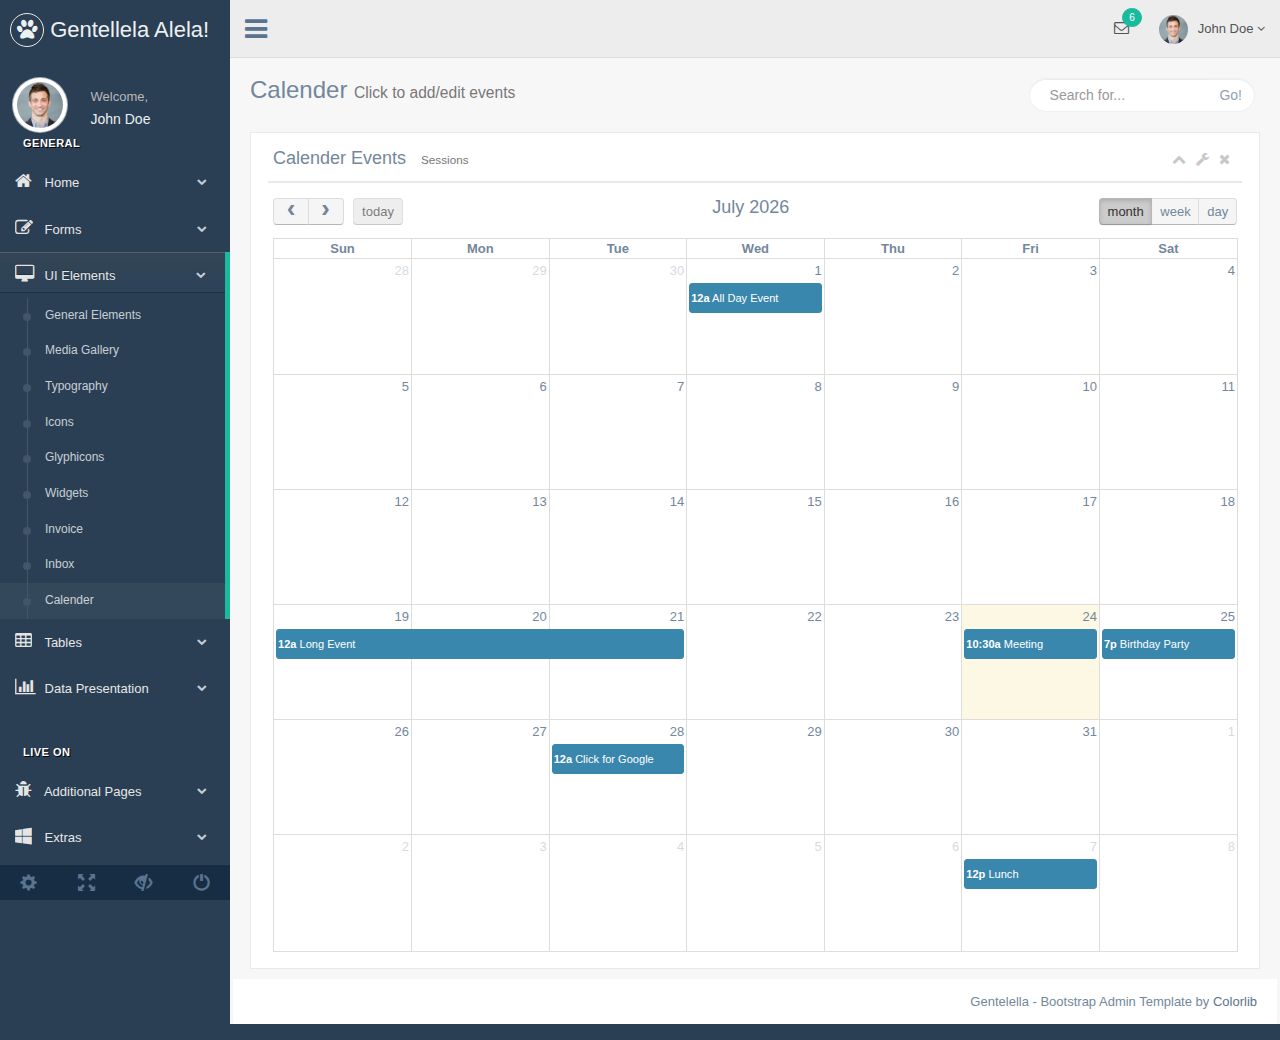
<file: src/magenta/static/gentelella/calender.html>
<!DOCTYPE html>
<html lang="en">

<head>
  <meta http-equiv="Content-Type" content="text/html; charset=UTF-8">
  <!-- Meta, title, CSS, favicons, etc. -->
  <meta charset="utf-8">
  <meta http-equiv="X-UA-Compatible" content="IE=edge">
  <meta name="viewport" content="width=device-width, initial-scale=1">

  <title>Gentallela Alela! | </title>

  <!-- Bootstrap core CSS -->

  <link href="css/bootstrap.min.css" rel="stylesheet">

  <link href="fonts/css/font-awesome.min.css" rel="stylesheet">
  <link href="css/animate.min.css" rel="stylesheet">

  <!-- Custom styling plus plugins -->
  <link href="css/custom.css" rel="stylesheet">
  <link href="css/icheck/flat/green.css" rel="stylesheet">

  <link href="css/calendar/fullcalendar.css" rel="stylesheet">
  <link href="css/calendar/fullcalendar.print.css" rel="stylesheet" media="print">

  <script src="js/jquery.min.js"></script>

  <!--[if lt IE 9]>
            <script src="../assets/js/ie8-responsive-file-warning.js"></script>
            <![endif]-->

  <!-- HTML5 shim and Respond.js for IE8 support of HTML5 elements and media queries -->
  <!--[if lt IE 9]>
              <script src="https://oss.maxcdn.com/html5shiv/3.7.2/html5shiv.min.js"></script>
              <script src="https://oss.maxcdn.com/respond/1.4.2/respond.min.js"></script>
            <![endif]-->

</head>


<body class="nav-md">

  <div class="container body">


    <div class="main_container">

      <div class="col-md-3 left_col">
        <div class="left_col scroll-view">

          <div class="navbar nav_title" style="border: 0;">
            <a href="index.html" class="site_title"><i class="fa fa-paw"></i> <span>Gentellela Alela!</span></a>
          </div>
          <div class="clearfix"></div>


          <!-- menu prile quick info -->
          <div class="profile">
            <div class="profile_pic">
              <img src="images/img.jpg" alt="..." class="img-circle profile_img">
            </div>
            <div class="profile_info">
              <span>Welcome,</span>
              <h2>John Doe</h2>
            </div>
          </div>
          <!-- /menu prile quick info -->

          <br />

          <!-- sidebar menu -->
          <div id="sidebar-menu" class="main_menu_side hidden-print main_menu">

            <div class="menu_section">
              <h3>General</h3>
              <ul class="nav side-menu">
                <li><a><i class="fa fa-home"></i> Home <span class="fa fa-chevron-down"></span></a>
                  <ul class="nav child_menu" style="display: none">
                    <li><a href="index.html">Dashboard</a>
                    </li>
                    <li><a href="index2.html">Dashboard2</a>
                    </li>
                    <li><a href="index3.html">Dashboard3</a>
                    </li>
                  </ul>
                </li>
                <li><a><i class="fa fa-edit"></i> Forms <span class="fa fa-chevron-down"></span></a>
                  <ul class="nav child_menu" style="display: none">
                    <li><a href="form.html">General Form</a>
                    </li>
                    <li><a href="form_advanced.html">Advanced Components</a>
                    </li>
                    <li><a href="form_validation.html">Form Validation</a>
                    </li>
                    <li><a href="form_wizards.html">Form Wizard</a>
                    </li>
                    <li><a href="form_upload.html">Form Upload</a>
                    </li>
                    <li><a href="form_buttons.html">Form Buttons</a>
                    </li>
                  </ul>
                </li>
                <li><a><i class="fa fa-desktop"></i> UI Elements <span class="fa fa-chevron-down"></span></a>
                  <ul class="nav child_menu" style="display: none">
                    <li><a href="general_elements.html">General Elements</a>
                    </li>
                    <li><a href="media_gallery.html">Media Gallery</a>
                    </li>
                    <li><a href="typography.html">Typography</a>
                    </li>
                    <li><a href="icons.html">Icons</a>
                    </li>
                    <li><a href="glyphicons.html">Glyphicons</a>
                    </li>
                    <li><a href="widgets.html">Widgets</a>
                    </li>
                    <li><a href="invoice.html">Invoice</a>
                    </li>
                    <li><a href="inbox.html">Inbox</a>
                    </li>
                    <li><a href="calender.html">Calender</a>
                    </li>
                  </ul>
                </li>
                <li><a><i class="fa fa-table"></i> Tables <span class="fa fa-chevron-down"></span></a>
                  <ul class="nav child_menu" style="display: none">
                    <li><a href="tables.html">Tables</a></li>
                    <li><a href="tables_dynamic.html">Table Dynamic</a></li>
                  </ul>
                </li>
                <li><a><i class="fa fa-bar-chart-o"></i> Data Presentation <span class="fa fa-chevron-down"></span></a>
                  <ul class="nav child_menu" style="display: none">
                    <li><a href="chartjs.html">Chart JS</a></li>
                    <li><a href="chartjs2.html">Chart JS2</a></li>
                    <li><a href="morisjs.html">Moris JS</a></li>
                    <li><a href="echarts.html">ECharts </a></li>
                    <li><a href="other_charts.html">Other Charts </a></li>
                  </ul>
                </li>
              </ul>
            </div>
            <div class="menu_section">
              <h3>Live On</h3>
              <ul class="nav side-menu">
                <li><a><i class="fa fa-bug"></i> Additional Pages <span class="fa fa-chevron-down"></span></a>
                  <ul class="nav child_menu" style="display: none">
                    <li><a href="e_commerce.html">E-commerce</a>
                    </li>
                    <li><a href="projects.html">Projects</a>
                    </li>
                    <li><a href="project_detail.html">Project Detail</a>
                    </li>
                    <li><a href="contacts.html">Contacts</a>
                    </li>
                    <li><a href="profile.html">Profile</a>
                    </li>
                  </ul>
                </li>
                <li><a><i class="fa fa-windows"></i> Extras <span class="fa fa-chevron-down"></span></a>
                  <ul class="nav child_menu" style="display: none">
                    <li><a href="page_404.html">404 Error</a>
                    </li>
                    <li><a href="page_500.html">500 Error</a>
                    </li>
                    <li><a href="plain_page.html">Plain Page</a>
                    </li>
                    <li><a href="login.html">Login Page</a>
                    </li>
                    <li><a href="pricing_tables.html">Pricing Tables</a>
                    </li>

                  </ul>
                </li>
                <li><a><i class="fa fa-laptop"></i> Landing Page <span class="label label-success pull-right">Coming Soon</span></a>
                </li>
              </ul>
            </div>

          </div>
          <!-- /sidebar menu -->

          <!-- /menu footer buttons -->
          <div class="sidebar-footer hidden-small">
            <a data-toggle="tooltip" data-placement="top" title="Settings">
              <span class="glyphicon glyphicon-cog" aria-hidden="true"></span>
            </a>
            <a data-toggle="tooltip" data-placement="top" title="FullScreen">
              <span class="glyphicon glyphicon-fullscreen" aria-hidden="true"></span>
            </a>
            <a data-toggle="tooltip" data-placement="top" title="Lock">
              <span class="glyphicon glyphicon-eye-close" aria-hidden="true"></span>
            </a>
            <a data-toggle="tooltip" data-placement="top" title="Logout">
              <span class="glyphicon glyphicon-off" aria-hidden="true"></span>
            </a>
          </div>
          <!-- /menu footer buttons -->
        </div>
      </div>

      <!-- top navigation -->
      <div class="top_nav">

        <div class="nav_menu">
          <nav class="" role="navigation">
            <div class="nav toggle">
              <a id="menu_toggle"><i class="fa fa-bars"></i></a>
            </div>

            <ul class="nav navbar-nav navbar-right">
              <li class="">
                <a href="javascript:;" class="user-profile dropdown-toggle" data-toggle="dropdown" aria-expanded="false">
                  <img src="images/img.jpg" alt="">John Doe
                  <span class=" fa fa-angle-down"></span>
                </a>
                <ul class="dropdown-menu dropdown-usermenu animated fadeInDown pull-right">
                  <li><a href="javascript:;">  Profile</a>
                  </li>
                  <li>
                    <a href="javascript:;">
                      <span class="badge bg-red pull-right">50%</span>
                      <span>Settings</span>
                    </a>
                  </li>
                  <li>
                    <a href="javascript:;">Help</a>
                  </li>
                  <li><a href="login.html"><i class="fa fa-sign-out pull-right"></i> Log Out</a>
                  </li>
                </ul>
              </li>

              <li role="presentation" class="dropdown">
                <a href="javascript:;" class="dropdown-toggle info-number" data-toggle="dropdown" aria-expanded="false">
                  <i class="fa fa-envelope-o"></i>
                  <span class="badge bg-green">6</span>
                </a>
                <ul id="menu1" class="dropdown-menu list-unstyled msg_list animated fadeInDown" role="menu">
                  <li>
                    <a>
                      <span class="image">
                                                    <img src="images/img.jpg" alt="Profile Image" />
                                                </span>
                      <span>
                                                    <span>John Smith</span>
                      <span class="time">3 mins ago</span>
                      </span>
                      <span class="message">
                                                    Film festivals used to be do-or-die moments for movie makers. They were where...
                                                </span>
                    </a>
                  </li>
                  <li>
                    <a>
                      <span class="image">
                                                    <img src="images/img.jpg" alt="Profile Image" />
                                                </span>
                      <span>
                                                    <span>John Smith</span>
                      <span class="time">3 mins ago</span>
                      </span>
                      <span class="message">
                                                    Film festivals used to be do-or-die moments for movie makers. They were where...
                                                </span>
                    </a>
                  </li>
                  <li>
                    <a>
                      <span class="image">
                                                    <img src="images/img.jpg" alt="Profile Image" />
                                                </span>
                      <span>
                                                    <span>John Smith</span>
                      <span class="time">3 mins ago</span>
                      </span>
                      <span class="message">
                                                    Film festivals used to be do-or-die moments for movie makers. They were where...
                                                </span>
                    </a>
                  </li>
                  <li>
                    <a>
                      <span class="image">
                                                    <img src="images/img.jpg" alt="Profile Image" />
                                                </span>
                      <span>
                                                    <span>John Smith</span>
                      <span class="time">3 mins ago</span>
                      </span>
                      <span class="message">
                                                    Film festivals used to be do-or-die moments for movie makers. They were where...
                                                </span>
                    </a>
                  </li>
                  <li>
                    <div class="text-center">
                      <a>
                        <strong>See All Alerts</strong>
                        <i class="fa fa-angle-right"></i>
                      </a>
                    </div>
                  </li>
                </ul>
              </li>

            </ul>
          </nav>
        </div>

      </div>
      <!-- /top navigation -->

      <!-- page content -->
      <div class="right_col" role="main">
        <div class="">

          <div class="page-title">
            <div class="title_left">
              <h3>
                                    Calender
                                    <small>
                                        Click to add/edit events
                                    </small>
                                </h3>
            </div>

            <div class="title_right">
              <div class="col-md-5 col-sm-5 col-xs-12 form-group pull-right top_search">
                <div class="input-group">
                  <input type="text" class="form-control" placeholder="Search for...">
                  <span class="input-group-btn">
                                            <button class="btn btn-default" type="button">Go!</button>
                                        </span>
                </div>
              </div>
            </div>
          </div>
          <div class="clearfix"></div>

          <div class="row">
            <div class="col-md-12">
              <div class="x_panel">
                <div class="x_title">
                  <h2>Calender Events <small>Sessions</small></h2>
                  <ul class="nav navbar-right panel_toolbox">
                    <li><a class="collapse-link"><i class="fa fa-chevron-up"></i></a>
                    </li>
                    <li class="dropdown">
                      <a href="#" class="dropdown-toggle" data-toggle="dropdown" role="button" aria-expanded="false"><i class="fa fa-wrench"></i></a>
                      <ul class="dropdown-menu" role="menu">
                        <li><a href="#">Settings 1</a>
                        </li>
                        <li><a href="#">Settings 2</a>
                        </li>
                      </ul>
                    </li>
                    <li><a class="close-link"><i class="fa fa-close"></i></a>
                    </li>
                  </ul>
                  <div class="clearfix"></div>
                </div>
                <div class="x_content">

                  <div id='calendar'></div>

                </div>
              </div>
            </div>
          </div>
        </div>

        <!-- footer content -->
        <footer>
          <div class="copyright-info">
            <p class="pull-right">Gentelella - Bootstrap Admin Template by <a href="https://colorlib.com">Colorlib</a>
            </p>
          </div>
          <div class="clearfix"></div>
        </footer>
        <!-- /footer content -->

      </div>


      <!-- Start Calender modal -->
      <div id="CalenderModalNew" class="modal fade" tabindex="-1" role="dialog" aria-labelledby="myModalLabel" aria-hidden="true">
        <div class="modal-dialog">
          <div class="modal-content">

            <div class="modal-header">
              <button type="button" class="close" data-dismiss="modal" aria-hidden="true">×</button>
              <h4 class="modal-title" id="myModalLabel">New Calender Entry</h4>
            </div>
            <div class="modal-body">
              <div id="testmodal" style="padding: 5px 20px;">
                <form id="antoform" class="form-horizontal calender" role="form">
                  <div class="form-group">
                    <label class="col-sm-3 control-label">Title</label>
                    <div class="col-sm-9">
                      <input type="text" class="form-control" id="title" name="title">
                    </div>
                  </div>
                  <div class="form-group">
                    <label class="col-sm-3 control-label">Description</label>
                    <div class="col-sm-9">
                      <textarea class="form-control" style="height:55px;" id="descr" name="descr"></textarea>
                    </div>
                  </div>
                </form>
              </div>
            </div>
            <div class="modal-footer">
              <button type="button" class="btn btn-default antoclose" data-dismiss="modal">Close</button>
              <button type="button" class="btn btn-primary antosubmit">Save changes</button>
            </div>
          </div>
        </div>
      </div>
      <div id="CalenderModalEdit" class="modal fade" tabindex="-1" role="dialog" aria-labelledby="myModalLabel" aria-hidden="true">
        <div class="modal-dialog">
          <div class="modal-content">

            <div class="modal-header">
              <button type="button" class="close" data-dismiss="modal" aria-hidden="true">×</button>
              <h4 class="modal-title" id="myModalLabel2">Edit Calender Entry</h4>
            </div>
            <div class="modal-body">

              <div id="testmodal2" style="padding: 5px 20px;">
                <form id="antoform2" class="form-horizontal calender" role="form">
                  <div class="form-group">
                    <label class="col-sm-3 control-label">Title</label>
                    <div class="col-sm-9">
                      <input type="text" class="form-control" id="title2" name="title2">
                    </div>
                  </div>
                  <div class="form-group">
                    <label class="col-sm-3 control-label">Description</label>
                    <div class="col-sm-9">
                      <textarea class="form-control" style="height:55px;" id="descr2" name="descr"></textarea>
                    </div>
                  </div>

                </form>
              </div>
            </div>
            <div class="modal-footer">
              <button type="button" class="btn btn-default antoclose2" data-dismiss="modal">Close</button>
              <button type="button" class="btn btn-primary antosubmit2">Save changes</button>
            </div>
          </div>
        </div>
      </div>

      <div id="fc_create" data-toggle="modal" data-target="#CalenderModalNew"></div>
      <div id="fc_edit" data-toggle="modal" data-target="#CalenderModalEdit"></div>

      <!-- End Calender modal -->
      <!-- /page content -->
    </div>

  </div>

  <div id="custom_notifications" class="custom-notifications dsp_none">
    <ul class="list-unstyled notifications clearfix" data-tabbed_notifications="notif-group">
    </ul>
    <div class="clearfix"></div>
    <div id="notif-group" class="tabbed_notifications"></div>
  </div>

  <script src="js/bootstrap.min.js"></script>

  <script src="js/nprogress.js"></script>
  
  <!-- bootstrap progress js -->
  <script src="js/progressbar/bootstrap-progressbar.min.js"></script>
  <script src="js/nicescroll/jquery.nicescroll.min.js"></script>
  <!-- icheck -->
  <script src="js/icheck/icheck.min.js"></script>

  <script src="js/custom.js"></script>

  <script src="js/moment/moment.min.js"></script>
  <script src="js/calendar/fullcalendar.min.js"></script>
  <!-- pace -->
  <script src="js/pace/pace.min.js"></script>
  <script>
    $(window).load(function() {

      var date = new Date();
      var d = date.getDate();
      var m = date.getMonth();
      var y = date.getFullYear();
      var started;
      var categoryClass;

      var calendar = $('#calendar').fullCalendar({
        header: {
          left: 'prev,next today',
          center: 'title',
          right: 'month,agendaWeek,agendaDay'
        },
        selectable: true,
        selectHelper: true,
        select: function(start, end, allDay) {
          $('#fc_create').click();

          started = start;
          ended = end

          $(".antosubmit").on("click", function() {
            var title = $("#title").val();
            if (end) {
              ended = end
            }
            categoryClass = $("#event_type").val();

            if (title) {
              calendar.fullCalendar('renderEvent', {
                  title: title,
                  start: started,
                  end: end,
                  allDay: allDay
                },
                true // make the event "stick"
              );
            }
            $('#title').val('');
            calendar.fullCalendar('unselect');

            $('.antoclose').click();

            return false;
          });
        },
        eventClick: function(calEvent, jsEvent, view) {
          //alert(calEvent.title, jsEvent, view);

          $('#fc_edit').click();
          $('#title2').val(calEvent.title);
          categoryClass = $("#event_type").val();

          $(".antosubmit2").on("click", function() {
            calEvent.title = $("#title2").val();

            calendar.fullCalendar('updateEvent', calEvent);
            $('.antoclose2').click();
          });
          calendar.fullCalendar('unselect');
        },
        editable: true,
        events: [{
          title: 'All Day Event',
          start: new Date(y, m, 1)
        }, {
          title: 'Long Event',
          start: new Date(y, m, d - 5),
          end: new Date(y, m, d - 2)
        }, {
          title: 'Meeting',
          start: new Date(y, m, d, 10, 30),
          allDay: false
        }, {
          title: 'Lunch',
          start: new Date(y, m, d + 14, 12, 0),
          end: new Date(y, m, d, 14, 0),
          allDay: false
        }, {
          title: 'Birthday Party',
          start: new Date(y, m, d + 1, 19, 0),
          end: new Date(y, m, d + 1, 22, 30),
          allDay: false
        }, {
          title: 'Click for Google',
          start: new Date(y, m, 28),
          end: new Date(y, m, 29),
          url: 'http://google.com/'
        }]
      });
    });
  </script>
</body>

</html>
</file>
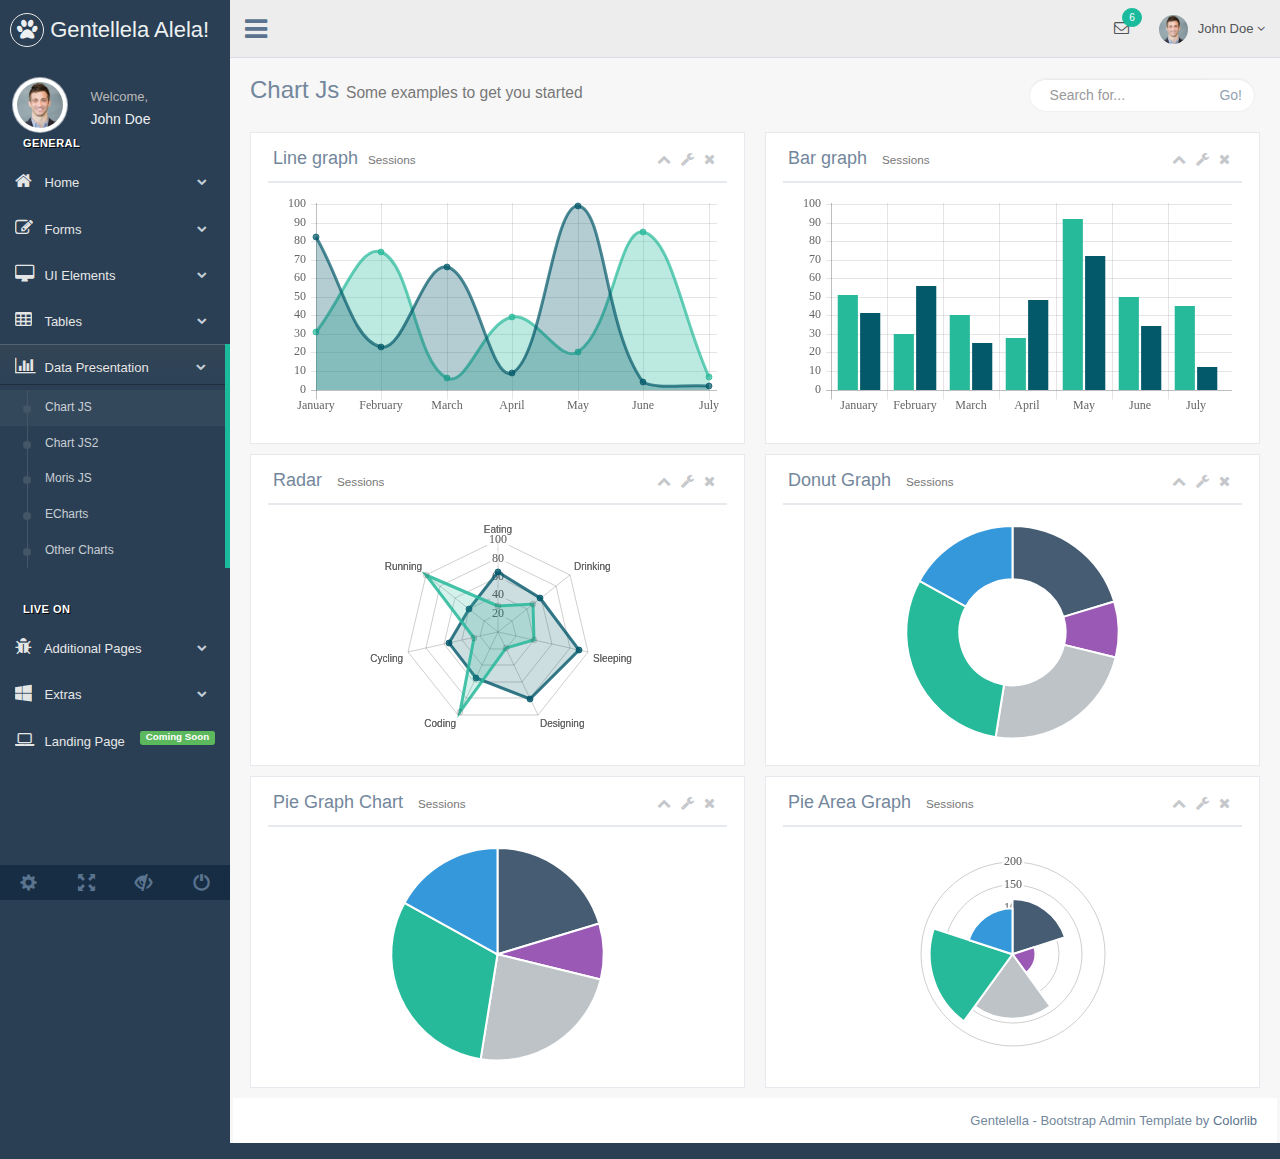
<file: src/magenta/static/gentelella/chartjs.html>
<!DOCTYPE html>
<html lang="en">

<head>
  <meta http-equiv="Content-Type" content="text/html; charset=UTF-8">
  <!-- Meta, title, CSS, favicons, etc. -->
  <meta charset="utf-8">
  <meta http-equiv="X-UA-Compatible" content="IE=edge">
  <meta name="viewport" content="width=device-width, initial-scale=1">

  <title>Chart JS Graph Examples | Gentallela Alela! by Colorlib</title>

  <link href="css/bootstrap.min.css" rel="stylesheet">
  <link href="fonts/css/font-awesome.min.css" rel="stylesheet">
  <link href="css/animate.min.css" rel="stylesheet">
  <link href="css/custom.css" rel="stylesheet">
  <link href="css/icheck/flat/green.css" rel="stylesheet">
  <script src="js/jquery.min.js"></script>

  <!-- HTML5 shim and Respond.js for IE8 support of HTML5 elements and media queries -->
  <!--[if lt IE 9]>
          <script src="https://oss.maxcdn.com/html5shiv/3.7.2/html5shiv.min.js"></script>
          <script src="https://oss.maxcdn.com/respond/1.4.2/respond.min.js"></script>
    <![endif]-->

</head>


<body class="nav-md">

  <div class="container body">


    <div class="main_container">

      <div class="col-md-3 left_col">
        <div class="left_col scroll-view">

          <div class="navbar nav_title" style="border: 0;">
            <a href="index.html" class="site_title"><i class="fa fa-paw"></i> <span>Gentellela Alela!</span></a>
          </div>
          <div class="clearfix"></div>


          <!-- menu prile quick info -->
          <div class="profile">
            <div class="profile_pic">
              <img src="images/img.jpg" alt="..." class="img-circle profile_img">
            </div>
            <div class="profile_info">
              <span>Welcome,</span>
              <h2>John Doe</h2>
            </div>
          </div>
          <!-- /menu prile quick info -->

          <!-- sidebar menu -->
          <div id="sidebar-menu" class="main_menu_side hidden-print main_menu">

            <div class="menu_section">

              <h3>General</h3>
              <ul class="nav side-menu">
                <li><a><i class="fa fa-home"></i> Home <span class="fa fa-chevron-down"></span></a>
                  <ul class="nav child_menu" style="display: none">
                    <li><a href="index.html">Dashboard</a>
                    </li>
                    <li><a href="index2.html">Dashboard2</a>
                    </li>
                    <li><a href="index3.html">Dashboard3</a>
                    </li>
                  </ul>
                </li>
                <li><a><i class="fa fa-edit"></i> Forms <span class="fa fa-chevron-down"></span></a>
                  <ul class="nav child_menu" style="display: none">
                    <li><a href="form.html">General Form</a>
                    </li>
                    <li><a href="form_advanced.html">Advanced Components</a>
                    </li>
                    <li><a href="form_validation.html">Form Validation</a>
                    </li>
                    <li><a href="form_wizards.html">Form Wizard</a>
                    </li>
                    <li><a href="form_upload.html">Form Upload</a>
                    </li>
                    <li><a href="form_buttons.html">Form Buttons</a>
                    </li>
                  </ul>
                </li>
                <li><a><i class="fa fa-desktop"></i> UI Elements <span class="fa fa-chevron-down"></span></a>
                  <ul class="nav child_menu" style="display: none">
                    <li><a href="general_elements.html">General Elements</a>
                    </li>
                    <li><a href="media_gallery.html">Media Gallery</a>
                    </li>
                    <li><a href="typography.html">Typography</a>
                    </li>
                    <li><a href="icons.html">Icons</a>
                    </li>
                    <li><a href="glyphicons.html">Glyphicons</a>
                    </li>
                    <li><a href="widgets.html">Widgets</a>
                    </li>
                    <li><a href="invoice.html">Invoice</a>
                    </li>
                    <li><a href="inbox.html">Inbox</a>
                    </li>
                    <li><a href="calender.html">Calender</a>
                    </li>
                  </ul>
                </li>
                <li><a><i class="fa fa-table"></i> Tables <span class="fa fa-chevron-down"></span></a>
                  <ul class="nav child_menu" style="display: none">
                    <li><a href="tables.html">Tables</a>
                    </li>
                    <li><a href="tables_dynamic.html">Table Dynamic</a>
                    </li>
                  </ul>
                </li>
                <li><a><i class="fa fa-bar-chart-o"></i> Data Presentation <span class="fa fa-chevron-down"></span></a>
                  <ul class="nav child_menu" style="display: none">
                    <li><a href="chartjs.html">Chart JS</a>
                    </li>
                    <li><a href="chartjs2.html">Chart JS2</a>
                    </li>
                    <li><a href="morisjs.html">Moris JS</a>
                    </li>
                    <li><a href="echarts.html">ECharts </a>
                    </li>
                    <li><a href="other_charts.html">Other Charts </a>
                    </li>
                  </ul>
                </li>
              </ul>
            </div>
            <div class="menu_section">
              <h3>Live On</h3>
              <ul class="nav side-menu">
                <li><a><i class="fa fa-bug"></i> Additional Pages <span class="fa fa-chevron-down"></span></a>
                  <ul class="nav child_menu" style="display: none">
                    <li><a href="e_commerce.html">E-commerce</a>
                    </li>
                    <li><a href="projects.html">Projects</a>
                    </li>
                    <li><a href="project_detail.html">Project Detail</a>
                    </li>
                    <li><a href="contacts.html">Contacts</a>
                    </li>
                    <li><a href="profile.html">Profile</a>
                    </li>
                    <li><a href="real_estate.html">Real Estate</a>
                    </li>

                  </ul>
                </li>
                <li><a><i class="fa fa-windows"></i> Extras <span class="fa fa-chevron-down"></span></a>
                  <ul class="nav child_menu" style="display: none">
                    <li><a href="page_404.html">404 Error</a>
                    </li>
                    <li><a href="page_500.html">500 Error</a>
                    </li>
                    <li><a href="plain_page.html">Plain Page</a>
                    </li>
                    <li><a href="login.html">Login Page</a>
                    </li>
                    <li><a href="pricing_tables.html">Pricing Tables</a>
                    </li>

                  </ul>
                </li>
                <li><a><i class="fa fa-laptop"></i> Landing Page <span class="label label-success pull-right">Coming Soon</span></a>
                </li>
              </ul>
            </div>

          </div>
          <!-- /sidebar menu -->

          <!-- /menu footer buttons -->
          <div class="sidebar-footer hidden-small">
            <a data-toggle="tooltip" data-placement="top" title="Settings">
              <span class="glyphicon glyphicon-cog" aria-hidden="true"></span>
            </a>
            <a data-toggle="tooltip" data-placement="top" title="FullScreen">
              <span class="glyphicon glyphicon-fullscreen" aria-hidden="true"></span>
            </a>
            <a data-toggle="tooltip" data-placement="top" title="Lock">
              <span class="glyphicon glyphicon-eye-close" aria-hidden="true"></span>
            </a>
            <a data-toggle="tooltip" data-placement="top" title="Logout">
              <span class="glyphicon glyphicon-off" aria-hidden="true"></span>
            </a>
          </div>
          <!-- /menu footer buttons -->
        </div>
      </div>

      <!-- top navigation -->
      <div class="top_nav">

        <div class="nav_menu">
          <nav class="" role="navigation">
            <div class="nav toggle">
              <a id="menu_toggle"><i class="fa fa-bars"></i></a>
            </div>

            <ul class="nav navbar-nav navbar-right">
              <li class="">
                <a href="javascript:;" class="user-profile dropdown-toggle" data-toggle="dropdown" aria-expanded="false">
                  <img src="images/img.jpg" alt="">John Doe
                  <span class=" fa fa-angle-down"></span>
                </a>
                <ul class="dropdown-menu dropdown-usermenu animated fadeInDown pull-right">
                  <li><a href="javascript:;">  Profile</a>
                  </li>
                  <li>
                    <a href="javascript:;">
                      <span class="badge bg-red pull-right">50%</span>
                      <span>Settings</span>
                    </a>
                  </li>
                  <li>
                    <a href="javascript:;">Help</a>
                  </li>
                  <li><a href="login.html"><i class="fa fa-sign-out pull-right"></i> Log Out</a>
                  </li>
                </ul>
              </li>

              <li role="presentation" class="dropdown">
                <a href="javascript:;" class="dropdown-toggle info-number" data-toggle="dropdown" aria-expanded="false">
                  <i class="fa fa-envelope-o"></i>
                  <span class="badge bg-green">6</span>
                </a>
                <ul id="menu1" class="dropdown-menu list-unstyled msg_list animated fadeInDown" role="menu">
                  <li>
                    <a>
                      <span class="image">
                                        <img src="images/img.jpg" alt="Profile Image" />
                                    </span>
                      <span>
                                        <span>John Smith</span>
                      <span class="time">3 mins ago</span>
                      </span>
                      <span class="message">
                                        Film festivals used to be do-or-die moments for movie makers. They were where...
                                    </span>
                    </a>
                  </li>
                  <li>
                    <a>
                      <span class="image">
                                        <img src="images/img.jpg" alt="Profile Image" />
                                    </span>
                      <span>
                                        <span>John Smith</span>
                      <span class="time">3 mins ago</span>
                      </span>
                      <span class="message">
                                        Film festivals used to be do-or-die moments for movie makers. They were where...
                                    </span>
                    </a>
                  </li>
                  <li>
                    <a>
                      <span class="image">
                                        <img src="images/img.jpg" alt="Profile Image" />
                                    </span>
                      <span>
                                        <span>John Smith</span>
                      <span class="time">3 mins ago</span>
                      </span>
                      <span class="message">
                                        Film festivals used to be do-or-die moments for movie makers. They were where...
                                    </span>
                    </a>
                  </li>
                  <li>
                    <a>
                      <span class="image">
                                        <img src="images/img.jpg" alt="Profile Image" />
                                    </span>
                      <span>
                                        <span>John Smith</span>
                      <span class="time">3 mins ago</span>
                      </span>
                      <span class="message">
                                        Film festivals used to be do-or-die moments for movie makers. They were where...
                                    </span>
                    </a>
                  </li>
                  <li>
                    <div class="text-center">
                      <a>
                        <strong>See All Alerts</strong>
                        <i class="fa fa-angle-right"></i>
                      </a>
                    </div>
                  </li>
                </ul>
              </li>

            </ul>
          </nav>
        </div>

      </div>
      <!-- /top navigation -->

      <!-- page content -->
      <div class="right_col" role="main">
        <div class="">
          <div class="page-title">
            <div class="title_left">
              <h3>
                    Chart Js
                    <small>
                        Some examples to get you started
                    </small>
                </h3>
            </div>

            <div class="title_right">
              <div class="col-md-5 col-sm-5 col-xs-12 form-group pull-right top_search">
                <div class="input-group">
                  <input type="text" class="form-control" placeholder="Search for...">
                  <span class="input-group-btn">
                            <button class="btn btn-default" type="button">Go!</button>
                        </span>
                </div>
              </div>
            </div>
          </div>
          <div class="clearfix"></div>

          <div class="row">


            <div class="col-md-6 col-sm-6 col-xs-12">
              <div class="x_panel">
                <div class="x_title">
                  <h2>Line graph<small>Sessions</small></h2>
                  <ul class="nav navbar-right panel_toolbox">
                    <li><a class="collapse-link"><i class="fa fa-chevron-up"></i></a>
                    </li>
                    <li class="dropdown">
                      <a href="#" class="dropdown-toggle" data-toggle="dropdown" role="button" aria-expanded="false"><i class="fa fa-wrench"></i></a>
                      <ul class="dropdown-menu" role="menu">
                        <li><a href="#">Settings 1</a>
                        </li>
                        <li><a href="#">Settings 2</a>
                        </li>
                      </ul>
                    </li>
                    <li><a class="close-link"><i class="fa fa-close"></i></a>
                    </li>
                  </ul>
                  <div class="clearfix"></div>
                </div>
                <div class="x_content">
                  <canvas id="lineChart"></canvas>
                </div>
              </div>
            </div>

            <div class="col-md-6 col-sm-6 col-xs-12">
              <div class="x_panel">
                <div class="x_title">
                  <h2>Bar graph <small>Sessions</small></h2>
                  <ul class="nav navbar-right panel_toolbox">
                    <li><a class="collapse-link"><i class="fa fa-chevron-up"></i></a>
                    </li>
                    <li class="dropdown">
                      <a href="#" class="dropdown-toggle" data-toggle="dropdown" role="button" aria-expanded="false"><i class="fa fa-wrench"></i></a>
                      <ul class="dropdown-menu" role="menu">
                        <li><a href="#">Settings 1</a>
                        </li>
                        <li><a href="#">Settings 2</a>
                        </li>
                      </ul>
                    </li>
                    <li><a class="close-link"><i class="fa fa-close"></i></a>
                    </li>
                  </ul>
                  <div class="clearfix"></div>
                </div>
                <div class="x_content">
                  <canvas id="mybarChart"></canvas>
                </div>
              </div>
            </div>
          </div>
          <div class="clearfix"></div>
          <div class="row">
            <div class="col-md-6 col-sm-6 col-xs-12">
              <div class="x_panel">
                <div class="x_title">
                  <h2>Radar <small>Sessions</small></h2>
                  <ul class="nav navbar-right panel_toolbox">
                    <li><a class="collapse-link"><i class="fa fa-chevron-up"></i></a>
                    </li>
                    <li class="dropdown">
                      <a href="#" class="dropdown-toggle" data-toggle="dropdown" role="button" aria-expanded="false"><i class="fa fa-wrench"></i></a>
                      <ul class="dropdown-menu" role="menu">
                        <li><a href="#">Settings 1</a>
                        </li>
                        <li><a href="#">Settings 2</a>
                        </li>
                      </ul>
                    </li>
                    <li><a class="close-link"><i class="fa fa-close"></i></a>
                    </li>
                  </ul>
                  <div class="clearfix"></div>
                </div>
                <div class="x_content">
                  <canvas id="canvasRadar"></canvas>
                </div>
              </div>
            </div>

            <div class="col-md-6 col-sm-6 col-xs-12">
              <div class="x_panel">
                <div class="x_title">
                  <h2>Donut Graph <small>Sessions</small></h2>
                  <ul class="nav navbar-right panel_toolbox">
                    <li><a class="collapse-link"><i class="fa fa-chevron-up"></i></a>
                    </li>
                    <li class="dropdown">
                      <a href="#" class="dropdown-toggle" data-toggle="dropdown" role="button" aria-expanded="false"><i class="fa fa-wrench"></i></a>
                      <ul class="dropdown-menu" role="menu">
                        <li><a href="#">Settings 1</a>
                        </li>
                        <li><a href="#">Settings 2</a>
                        </li>
                      </ul>
                    </li>
                    <li><a class="close-link"><i class="fa fa-close"></i></a>
                    </li>
                  </ul>
                  <div class="clearfix"></div>
                </div>
                <div class="x_content">
                  <canvas id="canvasDoughnut"></canvas>
                </div>
              </div>
            </div>
          </div>
          <div class="clearfix"></div>
          <div class="row">
            <div class="col-md-6 col-sm-6 col-xs-12">
              <div class="x_panel">
                <div class="x_title">
                  <h2>Pie Graph Chart <small>Sessions</small></h2>
                  <ul class="nav navbar-right panel_toolbox">
                    <li><a class="collapse-link"><i class="fa fa-chevron-up"></i></a>
                    </li>
                    <li class="dropdown">
                      <a href="#" class="dropdown-toggle" data-toggle="dropdown" role="button" aria-expanded="false"><i class="fa fa-wrench"></i></a>
                      <ul class="dropdown-menu" role="menu">
                        <li><a href="#">Settings 1</a>
                        </li>
                        <li><a href="#">Settings 2</a>
                        </li>
                      </ul>
                    </li>
                    <li><a class="close-link"><i class="fa fa-close"></i></a>
                    </li>
                  </ul>
                  <div class="clearfix"></div>
                </div>
                <div class="x_content">
                  <canvas id="pieChart"></canvas>
                </div>
              </div>
            </div>

            <div class="col-md-6 col-sm-6 col-xs-12">
              <div class="x_panel">
                <div class="x_title">
                  <h2>Pie Area Graph <small>Sessions</small></h2>
                  <ul class="nav navbar-right panel_toolbox">
                    <li><a class="collapse-link"><i class="fa fa-chevron-up"></i></a>
                    </li>
                    <li class="dropdown">
                      <a href="#" class="dropdown-toggle" data-toggle="dropdown" role="button" aria-expanded="false"><i class="fa fa-wrench"></i></a>
                      <ul class="dropdown-menu" role="menu">
                        <li><a href="#">Settings 1</a>
                        </li>
                        <li><a href="#">Settings 2</a>
                        </li>
                      </ul>
                    </li>
                    <li><a class="close-link"><i class="fa fa-close"></i></a>
                    </li>
                  </ul>
                  <div class="clearfix"></div>
                </div>
                <div class="x_content">
                  <canvas id="polarArea"></canvas>
                </div>
              </div>
            </div>

          </div>
        </div>

        <!-- footer content -->
        <footer>
          <div class="copyright-info">
            <p class="pull-right">Gentelella - Bootstrap Admin Template by <a href="https://colorlib.com">Colorlib</a>
            </p>
          </div>
          <div class="clearfix"></div>
        </footer>
        <!-- /footer content -->

      </div>
      <!-- /page content -->
    </div>

  </div>

  <div id="custom_notifications" class="custom-notifications dsp_none">
    <ul class="list-unstyled notifications clearfix" data-tabbed_notifications="notif-group">
    </ul>
    <div class="clearfix"></div>
    <div id="notif-group" class="tabbed_notifications"></div>
  </div>

  <script src="js/bootstrap.min.js"></script>
  <script src="js/moment/moment.min.js"></script>
  <script src="js/chartjs/chart.min.js"></script>
  <script src="js/progressbar/bootstrap-progressbar.min.js"></script>
  <script src="js/nicescroll/jquery.nicescroll.min.js"></script>
  <script src="js/icheck/icheck.min.js"></script>
  <script src="js/custom.js"></script>
  <script src="js/pace/pace.min.js"></script>

  <script>
    Chart.defaults.global.legend = {
      enabled: false
    };

    // Line chart
    var ctx = document.getElementById("lineChart");
    var lineChart = new Chart(ctx, {
      type: 'line',
      data: {
        labels: ["January", "February", "March", "April", "May", "June", "July"],
        datasets: [{
          label: "My First dataset",
          backgroundColor: "rgba(38, 185, 154, 0.31)",
          borderColor: "rgba(38, 185, 154, 0.7)",
          pointBorderColor: "rgba(38, 185, 154, 0.7)",
          pointBackgroundColor: "rgba(38, 185, 154, 0.7)",
          pointHoverBackgroundColor: "#fff",
          pointHoverBorderColor: "rgba(220,220,220,1)",
          pointBorderWidth: 1,
          data: [31, 74, 6, 39, 20, 85, 7]
        }, {
          label: "My Second dataset",
          backgroundColor: "rgba(3, 88, 106, 0.3)",
          borderColor: "rgba(3, 88, 106, 0.70)",
          pointBorderColor: "rgba(3, 88, 106, 0.70)",
          pointBackgroundColor: "rgba(3, 88, 106, 0.70)",
          pointHoverBackgroundColor: "#fff",
          pointHoverBorderColor: "rgba(151,187,205,1)",
          pointBorderWidth: 1,
          data: [82, 23, 66, 9, 99, 4, 2]
        }]
      },
    });

    // Bar chart
    var ctx = document.getElementById("mybarChart");
    var mybarChart = new Chart(ctx, {
      type: 'bar',
      data: {
        labels: ["January", "February", "March", "April", "May", "June", "July"],
        datasets: [{
          label: '# of Votes',
          backgroundColor: "#26B99A",
          data: [51, 30, 40, 28, 92, 50, 45]
        }, {
          label: '# of Votes',
          backgroundColor: "#03586A",
          data: [41, 56, 25, 48, 72, 34, 12]
        }]
      },

      options: {
        scales: {
          yAxes: [{
            ticks: {
              beginAtZero: true
            }
          }]
        }
      }
    });

    // Doughnut chart
    var ctx = document.getElementById("canvasDoughnut");
    var data = {
      labels: [
        "Dark Grey",
        "Purple Color",
        "Gray Color",
        "Green Color",
        "Blue Color"
      ],
      datasets: [{
        data: [120, 50, 140, 180, 100],
        backgroundColor: [
          "#455C73",
          "#9B59B6",
          "#BDC3C7",
          "#26B99A",
          "#3498DB"
        ],
        hoverBackgroundColor: [
          "#34495E",
          "#B370CF",
          "#CFD4D8",
          "#36CAAB",
          "#49A9EA"
        ]

      }]
    };

    var canvasDoughnut = new Chart(ctx, {
      type: 'doughnut',
      tooltipFillColor: "rgba(51, 51, 51, 0.55)",
      data: data
    });

    // Radar chart
    var ctx = document.getElementById("canvasRadar");
    var data = {
      labels: ["Eating", "Drinking", "Sleeping", "Designing", "Coding", "Cycling", "Running"],
      datasets: [{
        label: "My First dataset",
        backgroundColor: "rgba(3, 88, 106, 0.2)",
        borderColor: "rgba(3, 88, 106, 0.80)",
        pointBorderColor: "rgba(3, 88, 106, 0.80)",
        pointBackgroundColor: "rgba(3, 88, 106, 0.80)",
        pointHoverBackgroundColor: "#fff",
        pointHoverBorderColor: "rgba(220,220,220,1)",
        data: [65, 59, 90, 81, 56, 55, 40]
      }, {
        label: "My Second dataset",
        backgroundColor: "rgba(38, 185, 154, 0.2)",
        borderColor: "rgba(38, 185, 154, 0.85)",
        pointColor: "rgba(38, 185, 154, 0.85)",
        pointStrokeColor: "#fff",
        pointHighlightFill: "#fff",
        pointHighlightStroke: "rgba(151,187,205,1)",
        data: [28, 48, 40, 19, 96, 27, 100]
      }]
    };

    var canvasRadar = new Chart(ctx, {
      type: 'radar',
      data: data,
    });

    // Pie chart
    var ctx = document.getElementById("pieChart");
    var data = {
      datasets: [{
        data: [120, 50, 140, 180, 100],
        backgroundColor: [
          "#455C73",
          "#9B59B6",
          "#BDC3C7",
          "#26B99A",
          "#3498DB"
        ],
        label: 'My dataset' // for legend
      }],
      labels: [
        "Dark Gray",
        "Purple",
        "Gray",
        "Green",
        "Blue"
      ]
    };

    var pieChart = new Chart(ctx, {
      data: data,
      type: 'pie',
      otpions: {
        legend: false
      }
    });

    // PolarArea chart
    var ctx = document.getElementById("polarArea");
    var data = {
      datasets: [{
        data: [120, 50, 140, 180, 100],
        backgroundColor: [
          "#455C73",
          "#9B59B6",
          "#BDC3C7",
          "#26B99A",
          "#3498DB"
        ],
        label: 'My dataset' // for legend
      }],
      labels: [
        "Dark Gray",
        "Purple",
        "Gray",
        "Green",
        "Blue"
      ]
    };

    var polarArea = new Chart(ctx, {
      data: data,
      type: 'polarArea',
      options: {
        scale: {
          ticks: {
            beginAtZero: true
          }
        }
      }
    });
  </script>

</body>

</html>
</file>
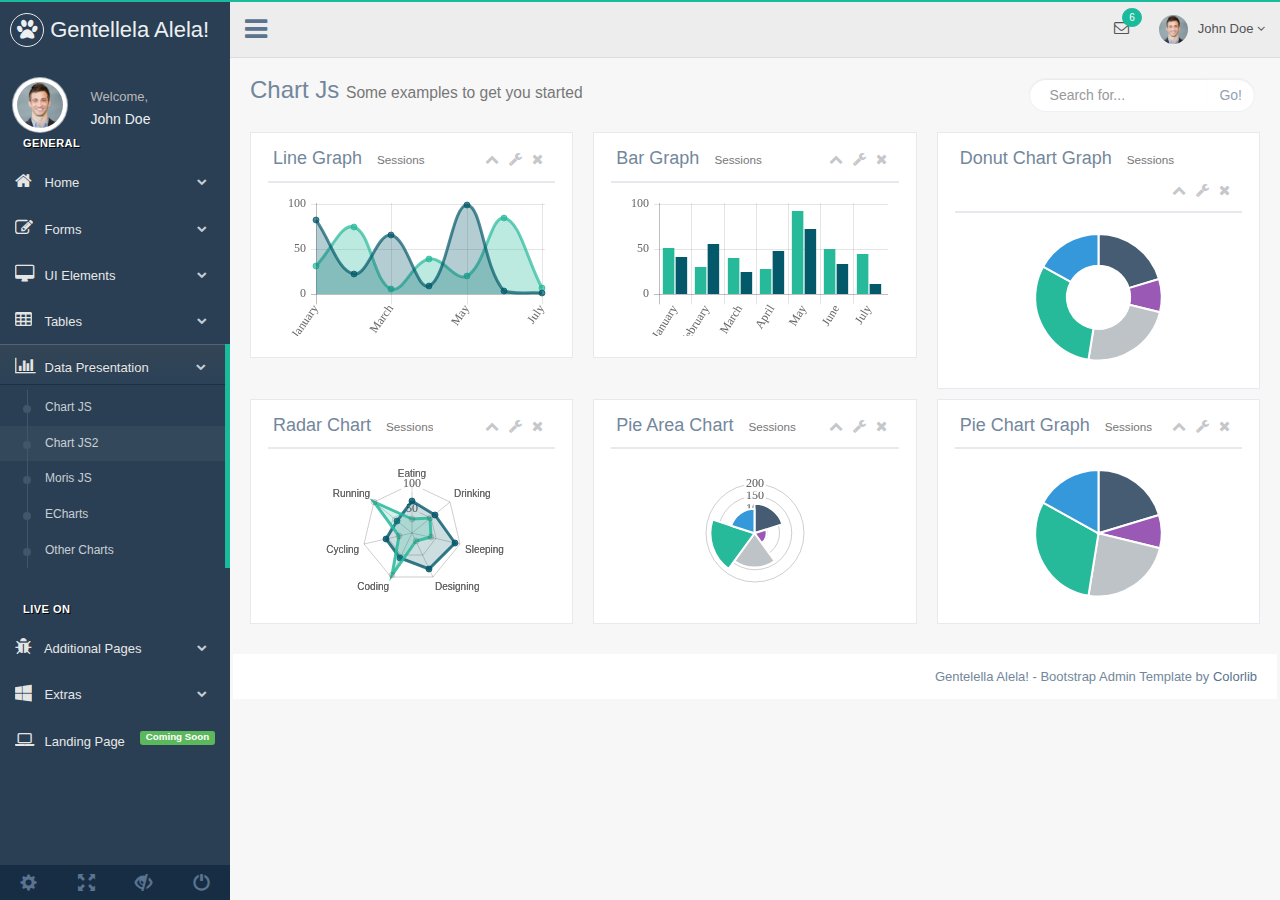
<file: src/magenta/static/gentelella/chartjs2.html>
<!DOCTYPE html>
<html lang="en">

<head>
  <meta http-equiv="Content-Type" content="text/html; charset=UTF-8">
  <!-- Meta, title, CSS, favicons, etc. -->
  <meta charset="utf-8">
  <meta http-equiv="X-UA-Compatible" content="IE=edge">
  <meta name="viewport" content="width=device-width, initial-scale=1">

  <title>Chart JS Graph Examples Part 2 | Gentallela Alela! by Colorlib</title>

  <link href="css/bootstrap.min.css" rel="stylesheet">
  <link href="fonts/css/font-awesome.min.css" rel="stylesheet">
  <link href="css/animate.min.css" rel="stylesheet">
  <link href="css/custom.css" rel="stylesheet">
  <link href="css/icheck/flat/green.css" rel="stylesheet">
  <script src="js/jquery.min.js"></script>

  <!-- HTML5 shim and Respond.js for IE8 support of HTML5 elements and media queries -->
  <!--[if lt IE 9]>
          <script src="https://oss.maxcdn.com/html5shiv/3.7.2/html5shiv.min.js"></script>
          <script src="https://oss.maxcdn.com/respond/1.4.2/respond.min.js"></script>
    <![endif]-->

</head>


<body class="nav-md">

  <div class="container body">


    <div class="main_container">

      <div class="col-md-3 left_col">
        <div class="left_col scroll-view">

          <div class="navbar nav_title" style="border: 0;">
            <a href="index.html" class="site_title"><i class="fa fa-paw"></i> <span>Gentellela Alela!</span></a>
          </div>
          <div class="clearfix"></div>


          <!-- menu prile quick info -->
          <div class="profile">
            <div class="profile_pic">
              <img src="images/img.jpg" alt="..." class="img-circle profile_img">
            </div>
            <div class="profile_info">
              <span>Welcome,</span>
              <h2>John Doe</h2>
            </div>
          </div>
          <!-- /menu prile quick info -->

          <!-- sidebar menu -->
          <div id="sidebar-menu" class="main_menu_side hidden-print main_menu">

            <div class="menu_section">
              <h3>General</h3>
              <ul class="nav side-menu">
                <li><a><i class="fa fa-home"></i> Home <span class="fa fa-chevron-down"></span></a>
                  <ul class="nav child_menu" style="display: none">
                    <li><a href="index.html">Dashboard</a>
                    </li>
                    <li><a href="index2.html">Dashboard2</a>
                    </li>
                    <li><a href="index3.html">Dashboard3</a>
                    </li>
                  </ul>
                </li>
                <li><a><i class="fa fa-edit"></i> Forms <span class="fa fa-chevron-down"></span></a>
                  <ul class="nav child_menu" style="display: none">
                    <li><a href="form.html">General Form</a>
                    </li>
                    <li><a href="form_advanced.html">Advanced Components</a>
                    </li>
                    <li><a href="form_validation.html">Form Validation</a>
                    </li>
                    <li><a href="form_wizards.html">Form Wizard</a>
                    </li>
                    <li><a href="form_upload.html">Form Upload</a>
                    </li>
                    <li><a href="form_buttons.html">Form Buttons</a>
                    </li>
                  </ul>
                </li>
                <li><a><i class="fa fa-desktop"></i> UI Elements <span class="fa fa-chevron-down"></span></a>
                  <ul class="nav child_menu" style="display: none">
                    <li><a href="general_elements.html">General Elements</a>
                    </li>
                    <li><a href="media_gallery.html">Media Gallery</a>
                    </li>
                    <li><a href="typography.html">Typography</a>
                    </li>
                    <li><a href="icons.html">Icons</a>
                    </li>
                    <li><a href="glyphicons.html">Glyphicons</a>
                    </li>
                    <li><a href="widgets.html">Widgets</a>
                    </li>
                    <li><a href="invoice.html">Invoice</a>
                    </li>
                    <li><a href="inbox.html">Inbox</a>
                    </li>
                    <li><a href="calender.html">Calender</a>
                    </li>
                  </ul>
                </li>
                <li><a><i class="fa fa-table"></i> Tables <span class="fa fa-chevron-down"></span></a>
                  <ul class="nav child_menu" style="display: none">
                    <li><a href="tables.html">Tables</a>
                    </li>
                    <li><a href="tables_dynamic.html">Table Dynamic</a>
                    </li>
                  </ul>
                </li>
                <li><a><i class="fa fa-bar-chart-o"></i> Data Presentation <span class="fa fa-chevron-down"></span></a>
                  <ul class="nav child_menu" style="display: none">
                    <li><a href="chartjs.html">Chart JS</a>
                    </li>
                    <li><a href="chartjs2.html">Chart JS2</a>
                    </li>
                    <li><a href="morisjs.html">Moris JS</a>
                    </li>
                    <li><a href="echarts.html">ECharts </a>
                    </li>
                    <li><a href="other_charts.html">Other Charts </a>
                    </li>
                  </ul>
                </li>
              </ul>
            </div>
            <div class="menu_section">
              <h3>Live On</h3>
              <ul class="nav side-menu">
                <li><a><i class="fa fa-bug"></i> Additional Pages <span class="fa fa-chevron-down"></span></a>
                  <ul class="nav child_menu" style="display: none">
                    <li><a href="e_commerce.html">E-commerce</a>
                    </li>
                    <li><a href="projects.html">Projects</a>
                    </li>
                    <li><a href="project_detail.html">Project Detail</a>
                    </li>
                    <li><a href="contacts.html">Contacts</a>
                    </li>
                    <li><a href="profile.html">Profile</a>
                    </li>
                  </ul>
                </li>
                <li><a><i class="fa fa-windows"></i> Extras <span class="fa fa-chevron-down"></span></a>
                  <ul class="nav child_menu" style="display: none">
                    <li><a href="page_404.html">404 Error</a>
                    </li>
                    <li><a href="page_500.html">500 Error</a>
                    </li>
                    <li><a href="plain_page.html">Plain Page</a>
                    </li>
                    <li><a href="login.html">Login Page</a>
                    </li>
                    <li><a href="pricing_tables.html">Pricing Tables</a>
                    </li>

                  </ul>
                </li>
                <li><a><i class="fa fa-laptop"></i> Landing Page <span class="label label-success pull-right">Coming Soon</span></a>
                </li>
              </ul>
            </div>

          </div>
          <!-- /sidebar menu -->

          <!-- /menu footer buttons -->
          <div class="sidebar-footer hidden-small">
            <a data-toggle="tooltip" data-placement="top" title="Settings">
              <span class="glyphicon glyphicon-cog" aria-hidden="true"></span>
            </a>
            <a data-toggle="tooltip" data-placement="top" title="FullScreen">
              <span class="glyphicon glyphicon-fullscreen" aria-hidden="true"></span>
            </a>
            <a data-toggle="tooltip" data-placement="top" title="Lock">
              <span class="glyphicon glyphicon-eye-close" aria-hidden="true"></span>
            </a>
            <a data-toggle="tooltip" data-placement="top" title="Logout">
              <span class="glyphicon glyphicon-off" aria-hidden="true"></span>
            </a>
          </div>
          <!-- /menu footer buttons -->
        </div>
      </div>

      <!-- top navigation -->
      <div class="top_nav">

        <div class="nav_menu">
          <nav class="" role="navigation">
            <div class="nav toggle">
              <a id="menu_toggle"><i class="fa fa-bars"></i></a>
            </div>

            <ul class="nav navbar-nav navbar-right">
              <li class="">
                <a href="javascript:;" class="user-profile dropdown-toggle" data-toggle="dropdown" aria-expanded="false">
                  <img src="images/img.jpg" alt="">John Doe
                  <span class=" fa fa-angle-down"></span>
                </a>
                <ul class="dropdown-menu dropdown-usermenu animated fadeInDown pull-right">
                  <li><a href="javascript:;">  Profile</a>
                  </li>
                  <li>
                    <a href="javascript:;">
                      <span class="badge bg-red pull-right">50%</span>
                      <span>Settings</span>
                    </a>
                  </li>
                  <li>
                    <a href="javascript:;">Help</a>
                  </li>
                  <li><a href="login.html"><i class="fa fa-sign-out pull-right"></i> Log Out</a>
                  </li>
                </ul>
              </li>

              <li role="presentation" class="dropdown">
                <a href="javascript:;" class="dropdown-toggle info-number" data-toggle="dropdown" aria-expanded="false">
                  <i class="fa fa-envelope-o"></i>
                  <span class="badge bg-green">6</span>
                </a>
                <ul id="menu1" class="dropdown-menu list-unstyled msg_list animated fadeInDown" role="menu">
                  <li>
                    <a>
                      <span class="image">
                                        <img src="images/img.jpg" alt="Profile Image" />
                                    </span>
                      <span>
                                        <span>John Smith</span>
                      <span class="time">3 mins ago</span>
                      </span>
                      <span class="message">
                                        Film festivals used to be do-or-die moments for movie makers. They were where...
                                    </span>
                    </a>
                  </li>
                  <li>
                    <a>
                      <span class="image">
                                        <img src="images/img.jpg" alt="Profile Image" />
                                    </span>
                      <span>
                                        <span>John Smith</span>
                      <span class="time">3 mins ago</span>
                      </span>
                      <span class="message">
                                        Film festivals used to be do-or-die moments for movie makers. They were where...
                                    </span>
                    </a>
                  </li>
                  <li>
                    <a>
                      <span class="image">
                                        <img src="images/img.jpg" alt="Profile Image" />
                                    </span>
                      <span>
                                        <span>John Smith</span>
                      <span class="time">3 mins ago</span>
                      </span>
                      <span class="message">
                                        Film festivals used to be do-or-die moments for movie makers. They were where...
                                    </span>
                    </a>
                  </li>
                  <li>
                    <a>
                      <span class="image">
                                        <img src="images/img.jpg" alt="Profile Image" />
                                    </span>
                      <span>
                                        <span>John Smith</span>
                      <span class="time">3 mins ago</span>
                      </span>
                      <span class="message">
                                        Film festivals used to be do-or-die moments for movie makers. They were where...
                                    </span>
                    </a>
                  </li>
                  <li>
                    <div class="text-center">
                      <a>
                        <strong>See All Alerts</strong>
                        <i class="fa fa-angle-right"></i>
                      </a>
                    </div>
                  </li>
                </ul>
              </li>

            </ul>
          </nav>
        </div>

      </div>
      <!-- /top navigation -->

      <!-- page content -->
      <div class="right_col" role="main">
        <div class="">
          <div class="page-title">
            <div class="title_left">
              <h3>
                    Chart Js
                    <small>
                        Some examples to get you started
                    </small>
                </h3>
            </div>

            <div class="title_right">
              <div class="col-md-5 col-sm-5 col-xs-12 form-group pull-right top_search">
                <div class="input-group">
                  <input type="text" class="form-control" placeholder="Search for...">
                  <span class="input-group-btn">
                            <button class="btn btn-default" type="button">Go!</button>
                        </span>
                </div>
              </div>
            </div>
          </div>
          <div class="clearfix"></div>

          <div class="row">


            <div class="col-md-4 col-sm-6 col-xs-12">
              <div class="x_panel">
                <div class="x_title">
                  <h2>Line Graph <small>Sessions</small></h2>
                  <ul class="nav navbar-right panel_toolbox">
                    <li><a class="collapse-link"><i class="fa fa-chevron-up"></i></a>
                    </li>
                    <li class="dropdown">
                      <a href="#" class="dropdown-toggle" data-toggle="dropdown" role="button" aria-expanded="false"><i class="fa fa-wrench"></i></a>
                      <ul class="dropdown-menu" role="menu">
                        <li><a href="#">Settings 1</a>
                        </li>
                        <li><a href="#">Settings 2</a>
                        </li>
                      </ul>
                    </li>
                    <li><a class="close-link"><i class="fa fa-close"></i></a>
                    </li>
                  </ul>
                  <div class="clearfix"></div>
                </div>
                <div class="x_content">
                  <canvas id="lineChart"></canvas>
                </div>
              </div>
            </div>

            <div class="col-md-4 col-sm-6 col-xs-12">
              <div class="x_panel">
                <div class="x_title">
                  <h2>Bar Graph <small>Sessions</small></h2>
                  <ul class="nav navbar-right panel_toolbox">
                    <li><a class="collapse-link"><i class="fa fa-chevron-up"></i></a>
                    </li>
                    <li class="dropdown">
                      <a href="#" class="dropdown-toggle" data-toggle="dropdown" role="button" aria-expanded="false"><i class="fa fa-wrench"></i></a>
                      <ul class="dropdown-menu" role="menu">
                        <li><a href="#">Settings 1</a>
                        </li>
                        <li><a href="#">Settings 2</a>
                        </li>
                      </ul>
                    </li>
                    <li><a class="close-link"><i class="fa fa-close"></i></a>
                    </li>
                  </ul>
                  <div class="clearfix"></div>
                </div>
                <div class="x_content">
                  <canvas id="mybarChart"></canvas>
                </div>
              </div>
            </div>

            <div class="col-md-4 col-sm-6 col-xs-12">
              <div class="x_panel">
                <div class="x_title">
                  <h2>Donut Chart Graph <small>Sessions</small></h2>
                  <ul class="nav navbar-right panel_toolbox">
                    <li><a class="collapse-link"><i class="fa fa-chevron-up"></i></a>
                    </li>
                    <li class="dropdown">
                      <a href="#" class="dropdown-toggle" data-toggle="dropdown" role="button" aria-expanded="false"><i class="fa fa-wrench"></i></a>
                      <ul class="dropdown-menu" role="menu">
                        <li><a href="#">Settings 1</a>
                        </li>
                        <li><a href="#">Settings 2</a>
                        </li>
                      </ul>
                    </li>
                    <li><a class="close-link"><i class="fa fa-close"></i></a>
                    </li>
                  </ul>
                  <div class="clearfix"></div>
                </div>
                <div class="x_content">
                  <canvas id="canvasDoughnut"></canvas>
                </div>
              </div>
            </div>

            <div class="col-md-4 col-sm-6 col-xs-12">
              <div class="x_panel">
                <div class="x_title">
                  <h2>Radar Chart <small>Sessions</small></h2>
                  <ul class="nav navbar-right panel_toolbox">
                    <li><a class="collapse-link"><i class="fa fa-chevron-up"></i></a>
                    </li>
                    <li class="dropdown">
                      <a href="#" class="dropdown-toggle" data-toggle="dropdown" role="button" aria-expanded="false"><i class="fa fa-wrench"></i></a>
                      <ul class="dropdown-menu" role="menu">
                        <li><a href="#">Settings 1</a>
                        </li>
                        <li><a href="#">Settings 2</a>
                        </li>
                      </ul>
                    </li>
                    <li><a class="close-link"><i class="fa fa-close"></i></a>
                    </li>
                  </ul>
                  <div class="clearfix"></div>
                </div>
                <div class="x_content">
                  <canvas id="canvasRadar"></canvas>
                </div>
              </div>
            </div>

            <div class="col-md-4 col-sm-6 col-xs-12">
              <div class="x_panel">
                <div class="x_title">
                  <h2>Pie Area Chart <small>Sessions</small></h2>
                  <ul class="nav navbar-right panel_toolbox">
                    <li><a class="collapse-link"><i class="fa fa-chevron-up"></i></a>
                    </li>
                    <li class="dropdown">
                      <a href="#" class="dropdown-toggle" data-toggle="dropdown" role="button" aria-expanded="false"><i class="fa fa-wrench"></i></a>
                      <ul class="dropdown-menu" role="menu">
                        <li><a href="#">Settings 1</a>
                        </li>
                        <li><a href="#">Settings 2</a>
                        </li>
                      </ul>
                    </li>
                    <li><a class="close-link"><i class="fa fa-close"></i></a>
                    </li>
                  </ul>
                  <div class="clearfix"></div>
                </div>
                <div class="x_content">
                  <canvas id="polarArea"></canvas>
                </div>
              </div>
            </div>

            <div class="col-md-4 col-sm-6 col-xs-12">
              <div class="x_panel">
                <div class="x_title">
                  <h2>Pie Chart Graph <small>Sessions</small></h2>
                  <ul class="nav navbar-right panel_toolbox">
                    <li><a class="collapse-link"><i class="fa fa-chevron-up"></i></a>
                    </li>
                    <li class="dropdown">
                      <a href="#" class="dropdown-toggle" data-toggle="dropdown" role="button" aria-expanded="false"><i class="fa fa-wrench"></i></a>
                      <ul class="dropdown-menu" role="menu">
                        <li><a href="#">Settings 1</a>
                        </li>
                        <li><a href="#">Settings 2</a>
                        </li>
                      </ul>
                    </li>
                    <li><a class="close-link"><i class="fa fa-close"></i></a>
                    </li>
                  </ul>
                  <div class="clearfix"></div>
                </div>
                <div class="x_content">
                  <canvas id="pieChart"></canvas>
                </div>
              </div>
            </div>

          </div>
          <div class="clearfix"></div>
          <br />
        </div>

        <!-- footer content -->
        <footer>
          <div class="copyright-info">
            <p class="pull-right">Gentelella Alela! - Bootstrap Admin Template by <a href="https://colorlib.com">Colorlib</a>
            </p>
          </div>
          <div class="clearfix"></div>
        </footer>
        <!-- /footer content -->

      </div>
      <!-- /page content -->
    </div>

  </div>

  <div id="custom_notifications" class="custom-notifications dsp_none">
    <ul class="list-unstyled notifications clearfix" data-tabbed_notifications="notif-group">
    </ul>
    <div class="clearfix"></div>
    <div id="notif-group" class="tabbed_notifications"></div>
  </div>

  <script src="js/bootstrap.min.js"></script>
  <script src="js/moment/moment.min.js"></script>
  <script src="js/chartjs/chart.min.js"></script>
  <script src="js/progressbar/bootstrap-progressbar.min.js"></script>
  <script src="js/nicescroll/jquery.nicescroll.min.js"></script>
  <script src="js/icheck/icheck.min.js"></script>
  <script src="js/custom.js"></script>
  <script src="js/pace/pace.min.js"></script>


  <script>
    Chart.defaults.global.legend = {
      enabled: false
    };

    // Line chart
    var ctx = document.getElementById("lineChart");
    var lineChart = new Chart(ctx, {
      type: 'line',
      data: {
        labels: ["January", "February", "March", "April", "May", "June", "July"],
        datasets: [{
          label: "My First dataset",
          backgroundColor: "rgba(38, 185, 154, 0.31)",
          borderColor: "rgba(38, 185, 154, 0.7)",
          pointBorderColor: "rgba(38, 185, 154, 0.7)",
          pointBackgroundColor: "rgba(38, 185, 154, 0.7)",
          pointHoverBackgroundColor: "#fff",
          pointHoverBorderColor: "rgba(220,220,220,1)",
          pointBorderWidth: 1,
          data: [31, 74, 6, 39, 20, 85, 7]
        }, {
          label: "My Second dataset",
          backgroundColor: "rgba(3, 88, 106, 0.3)",
          borderColor: "rgba(3, 88, 106, 0.70)",
          pointBorderColor: "rgba(3, 88, 106, 0.70)",
          pointBackgroundColor: "rgba(3, 88, 106, 0.70)",
          pointHoverBackgroundColor: "#fff",
          pointHoverBorderColor: "rgba(151,187,205,1)",
          pointBorderWidth: 1,
          data: [82, 23, 66, 9, 99, 4, 2]
        }]
      },
    });

    // Bar chart
    var ctx = document.getElementById("mybarChart");
    var mybarChart = new Chart(ctx, {
      type: 'bar',
      data: {
        labels: ["January", "February", "March", "April", "May", "June", "July"],
        datasets: [{
          label: '# of Votes',
          backgroundColor: "#26B99A",
          data: [51, 30, 40, 28, 92, 50, 45]
        }, {
          label: '# of Votes',
          backgroundColor: "#03586A",
          data: [41, 56, 25, 48, 72, 34, 12]
        }]
      },

      options: {
        scales: {
          yAxes: [{
            ticks: {
              beginAtZero: true
            }
          }]
        }
      }
    });

    // Doughnut chart
    var ctx = document.getElementById("canvasDoughnut");
    var data = {
      labels: [
        "Dark Grey",
        "Purple Color",
        "Gray Color",
        "Green Color",
        "Blue Color"
      ],
      datasets: [{
        data: [120, 50, 140, 180, 100],
        backgroundColor: [
          "#455C73",
          "#9B59B6",
          "#BDC3C7",
          "#26B99A",
          "#3498DB"
        ],
        hoverBackgroundColor: [
          "#34495E",
          "#B370CF",
          "#CFD4D8",
          "#36CAAB",
          "#49A9EA"
        ]

      }]
    };

    var canvasDoughnut = new Chart(ctx, {
      type: 'doughnut',
      tooltipFillColor: "rgba(51, 51, 51, 0.55)",
      data: data
    });

    // Radar chart
    var ctx = document.getElementById("canvasRadar");
    var data = {
      labels: ["Eating", "Drinking", "Sleeping", "Designing", "Coding", "Cycling", "Running"],
      datasets: [{
        label: "My First dataset",
        backgroundColor: "rgba(3, 88, 106, 0.2)",
        borderColor: "rgba(3, 88, 106, 0.80)",
        pointBorderColor: "rgba(3, 88, 106, 0.80)",
        pointBackgroundColor: "rgba(3, 88, 106, 0.80)",
        pointHoverBackgroundColor: "#fff",
        pointHoverBorderColor: "rgba(220,220,220,1)",
        data: [65, 59, 90, 81, 56, 55, 40]
      }, {
        label: "My Second dataset",
        backgroundColor: "rgba(38, 185, 154, 0.2)",
        borderColor: "rgba(38, 185, 154, 0.85)",
        pointColor: "rgba(38, 185, 154, 0.85)",
        pointStrokeColor: "#fff",
        pointHighlightFill: "#fff",
        pointHighlightStroke: "rgba(151,187,205,1)",
        data: [28, 48, 40, 19, 96, 27, 100]
      }]
    };

    var canvasRadar = new Chart(ctx, {
      type: 'radar',
      data: data,
    });

    // Pie chart
    var ctx = document.getElementById("pieChart");
    var data = {
      datasets: [{
        data: [120, 50, 140, 180, 100],
        backgroundColor: [
          "#455C73",
          "#9B59B6",
          "#BDC3C7",
          "#26B99A",
          "#3498DB"
        ],
        label: 'My dataset' // for legend
      }],
      labels: [
        "Dark Gray",
        "Purple",
        "Gray",
        "Green",
        "Blue"
      ]
    };

    var pieChart = new Chart(ctx, {
      data: data,
      type: 'pie',
      otpions: {
        legend: false
      }
    });

    // PolarArea chart
    var ctx = document.getElementById("polarArea");
    var data = {
      datasets: [{
        data: [120, 50, 140, 180, 100],
        backgroundColor: [
          "#455C73",
          "#9B59B6",
          "#BDC3C7",
          "#26B99A",
          "#3498DB"
        ],
        label: 'My dataset' // for legend
      }],
      labels: [
        "Dark Gray",
        "Purple",
        "Gray",
        "Green",
        "Blue"
      ]
    };

    var polarArea = new Chart(ctx, {
      data: data,
      type: 'polarArea',
      options: {
        scale: {
          ticks: {
            beginAtZero: true
          }
        }
      }
    });
  </script>

</body>

</html>
</file>
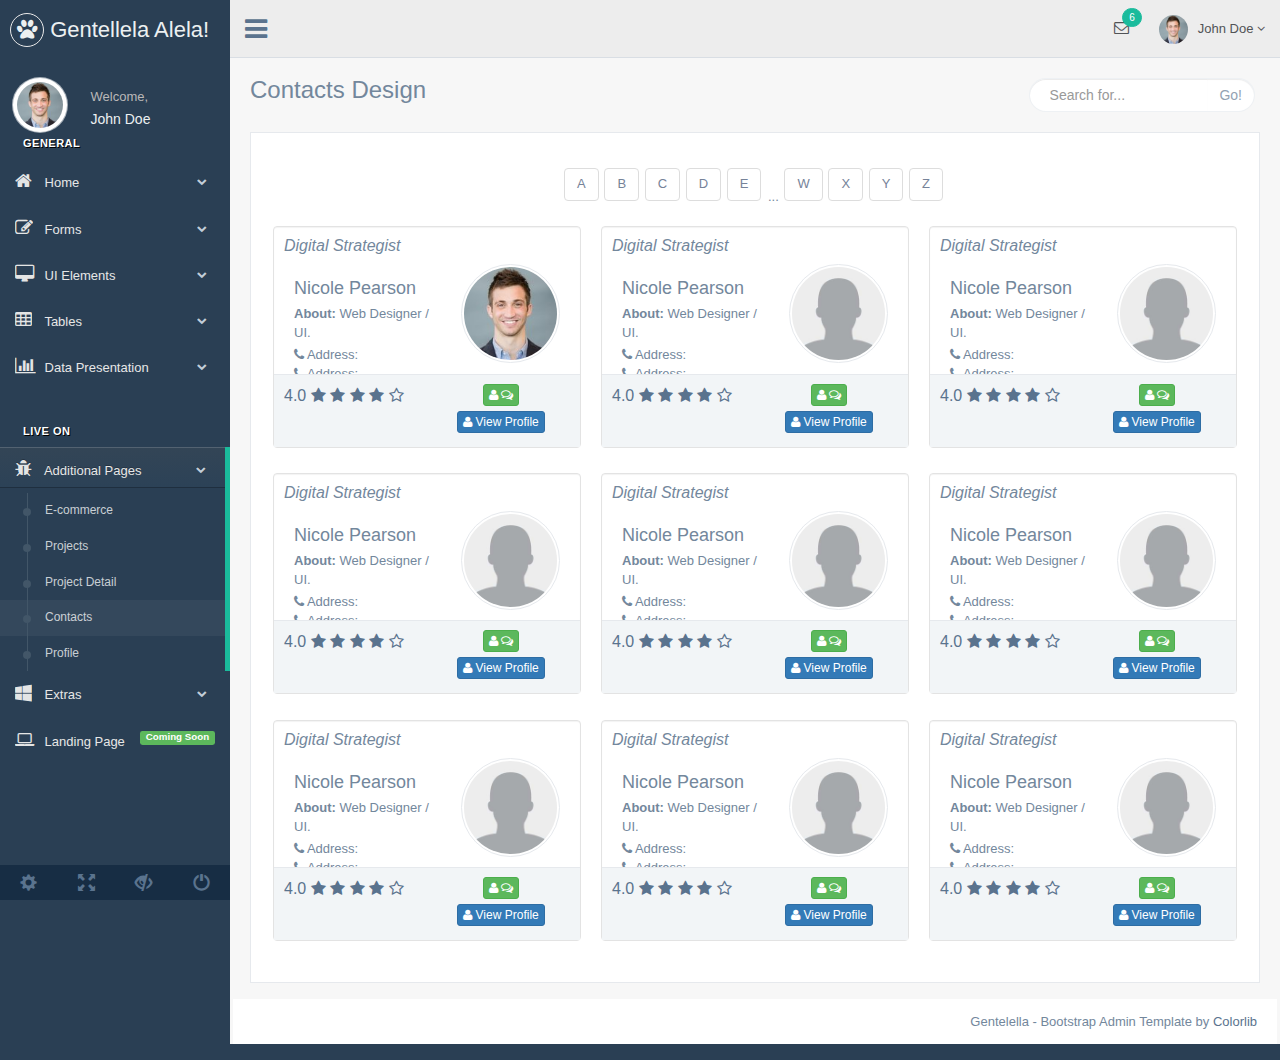
<file: src/magenta/static/gentelella/contacts.html>
<!DOCTYPE html>
<html lang="en">

<head>
  <meta http-equiv="Content-Type" content="text/html; charset=UTF-8">
  <!-- Meta, title, CSS, favicons, etc. -->
  <meta charset="utf-8">
  <meta http-equiv="X-UA-Compatible" content="IE=edge">
  <meta name="viewport" content="width=device-width, initial-scale=1">

  <title>Contact Form | Gentallela Alela! by Colorlib</title>

  <link href="css/bootstrap.min.css" rel="stylesheet">
  <link href="fonts/css/font-awesome.min.css" rel="stylesheet">
  <link href="css/animate.min.css" rel="stylesheet">
  <link href="css/custom.css" rel="stylesheet">
  <link href="css/icheck/flat/green.css" rel="stylesheet">
  <script src="js/jquery.min.js"></script>

  <!-- HTML5 shim and Respond.js for IE8 support of HTML5 elements and media queries -->
  <!--[if lt IE 9]>
          <script src="https://oss.maxcdn.com/html5shiv/3.7.2/html5shiv.min.js"></script>
          <script src="https://oss.maxcdn.com/respond/1.4.2/respond.min.js"></script>
    <![endif]-->

</head>


<body class="nav-md">

  <div class="container body">


    <div class="main_container">

      <div class="col-md-3 left_col">
        <div class="left_col scroll-view">

          <div class="navbar nav_title" style="border: 0;">
            <a href="index.html" class="site_title"><i class="fa fa-paw"></i> <span>Gentellela Alela!</span></a>
          </div>
          <div class="clearfix"></div>


          <!-- menu prile quick info -->
          <div class="profile">
            <div class="profile_pic">
              <img src="images/img.jpg" alt="..." class="img-circle profile_img">
            </div>
            <div class="profile_info">
              <span>Welcome,</span>
              <h2>John Doe</h2>
            </div>
          </div>
          <!-- /menu prile quick info -->

          <br />

          <!-- sidebar menu -->
          <div id="sidebar-menu" class="main_menu_side hidden-print main_menu">

            <div class="menu_section">
              <h3>General</h3>
              <ul class="nav side-menu">
                <li><a><i class="fa fa-home"></i> Home <span class="fa fa-chevron-down"></span></a>
                  <ul class="nav child_menu" style="display: none">
                    <li><a href="index.html">Dashboard</a>
                    </li>
                    <li><a href="index2.html">Dashboard2</a>
                    </li>
                    <li><a href="index3.html">Dashboard3</a>
                    </li>
                  </ul>
                </li>
                <li><a><i class="fa fa-edit"></i> Forms <span class="fa fa-chevron-down"></span></a>
                  <ul class="nav child_menu" style="display: none">
                    <li><a href="form.html">General Form</a>
                    </li>
                    <li><a href="form_advanced.html">Advanced Components</a>
                    </li>
                    <li><a href="form_validation.html">Form Validation</a>
                    </li>
                    <li><a href="form_wizards.html">Form Wizard</a>
                    </li>
                    <li><a href="form_upload.html">Form Upload</a>
                    </li>
                    <li><a href="form_buttons.html">Form Buttons</a>
                    </li>
                  </ul>
                </li>
                <li><a><i class="fa fa-desktop"></i> UI Elements <span class="fa fa-chevron-down"></span></a>
                  <ul class="nav child_menu" style="display: none">
                    <li><a href="general_elements.html">General Elements</a>
                    </li>
                    <li><a href="media_gallery.html">Media Gallery</a>
                    </li>
                    <li><a href="typography.html">Typography</a>
                    </li>
                    <li><a href="icons.html">Icons</a>
                    </li>
                    <li><a href="glyphicons.html">Glyphicons</a>
                    </li>
                    <li><a href="widgets.html">Widgets</a>
                    </li>
                    <li><a href="invoice.html">Invoice</a>
                    </li>
                    <li><a href="inbox.html">Inbox</a>
                    </li>
                    <li><a href="calender.html">Calender</a>
                    </li>
                  </ul>
                </li>
                <li><a><i class="fa fa-table"></i> Tables <span class="fa fa-chevron-down"></span></a>
                  <ul class="nav child_menu" style="display: none">
                    <li><a href="tables.html">Tables</a>
                    </li>
                    <li><a href="tables_dynamic.html">Table Dynamic</a>
                    </li>
                  </ul>
                </li>
                <li><a><i class="fa fa-bar-chart-o"></i> Data Presentation <span class="fa fa-chevron-down"></span></a>
                  <ul class="nav child_menu" style="display: none">
                    <li><a href="chartjs.html">Chart JS</a>
                    </li>
                    <li><a href="chartjs2.html">Chart JS2</a>
                    </li>
                    <li><a href="morisjs.html">Moris JS</a>
                    </li>
                    <li><a href="echarts.html">ECharts </a>
                    </li>
                    <li><a href="other_charts.html">Other Charts </a>
                    </li>
                  </ul>
                </li>
              </ul>
            </div>
            <div class="menu_section">
              <h3>Live On</h3>
              <ul class="nav side-menu">
                <li><a><i class="fa fa-bug"></i> Additional Pages <span class="fa fa-chevron-down"></span></a>
                  <ul class="nav child_menu" style="display: none">
                    <li><a href="e_commerce.html">E-commerce</a>
                    </li>
                    <li><a href="projects.html">Projects</a>
                    </li>
                    <li><a href="project_detail.html">Project Detail</a>
                    </li>
                    <li><a href="contacts.html">Contacts</a>
                    </li>
                    <li><a href="profile.html">Profile</a>
                    </li>
                  </ul>
                </li>
                <li><a><i class="fa fa-windows"></i> Extras <span class="fa fa-chevron-down"></span></a>
                  <ul class="nav child_menu" style="display: none">
                    <li><a href="page_404.html">404 Error</a>
                    </li>
                    <li><a href="page_500.html">500 Error</a>
                    </li>
                    <li><a href="plain_page.html">Plain Page</a>
                    </li>
                    <li><a href="login.html">Login Page</a>
                    </li>
                    <li><a href="pricing_tables.html">Pricing Tables</a>
                    </li>

                  </ul>
                </li>
                <li><a><i class="fa fa-laptop"></i> Landing Page <span class="label label-success pull-right">Coming Soon</span></a>
                </li>
              </ul>
            </div>

          </div>
          <!-- /sidebar menu -->

          <!-- /menu footer buttons -->
          <div class="sidebar-footer hidden-small">
            <a data-toggle="tooltip" data-placement="top" title="Settings">
              <span class="glyphicon glyphicon-cog" aria-hidden="true"></span>
            </a>
            <a data-toggle="tooltip" data-placement="top" title="FullScreen">
              <span class="glyphicon glyphicon-fullscreen" aria-hidden="true"></span>
            </a>
            <a data-toggle="tooltip" data-placement="top" title="Lock">
              <span class="glyphicon glyphicon-eye-close" aria-hidden="true"></span>
            </a>
            <a data-toggle="tooltip" data-placement="top" title="Logout">
              <span class="glyphicon glyphicon-off" aria-hidden="true"></span>
            </a>
          </div>
          <!-- /menu footer buttons -->
        </div>
      </div>

      <!-- top navigation -->
      <div class="top_nav">

        <div class="nav_menu">
          <nav class="" role="navigation">
            <div class="nav toggle">
              <a id="menu_toggle"><i class="fa fa-bars"></i></a>
            </div>

            <ul class="nav navbar-nav navbar-right">
              <li class="">
                <a href="javascript:;" class="user-profile dropdown-toggle" data-toggle="dropdown" aria-expanded="false">
                  <img src="images/img.jpg" alt="">John Doe
                  <span class=" fa fa-angle-down"></span>
                </a>
                <ul class="dropdown-menu dropdown-usermenu animated fadeInDown pull-right">
                  <li><a href="javascript:;">  Profile</a>
                  </li>
                  <li>
                    <a href="javascript:;">
                      <span class="badge bg-red pull-right">50%</span>
                      <span>Settings</span>
                    </a>
                  </li>
                  <li>
                    <a href="javascript:;">Help</a>
                  </li>
                  <li><a href="login.html"><i class="fa fa-sign-out pull-right"></i> Log Out</a>
                  </li>
                </ul>
              </li>

              <li role="presentation" class="dropdown">
                <a href="javascript:;" class="dropdown-toggle info-number" data-toggle="dropdown" aria-expanded="false">
                  <i class="fa fa-envelope-o"></i>
                  <span class="badge bg-green">6</span>
                </a>
                <ul id="menu1" class="dropdown-menu list-unstyled msg_list animated fadeInDown" role="menu">
                  <li>
                    <a>
                      <span class="image">
                                        <img src="images/img.jpg" alt="Profile Image" />
                                    </span>
                      <span>
                                        <span>John Smith</span>
                      <span class="time">3 mins ago</span>
                      </span>
                      <span class="message">
                                        Film festivals used to be do-or-die moments for movie makers. They were where...
                                    </span>
                    </a>
                  </li>
                  <li>
                    <a>
                      <span class="image">
                                        <img src="images/img.jpg" alt="Profile Image" />
                                    </span>
                      <span>
                                        <span>John Smith</span>
                      <span class="time">3 mins ago</span>
                      </span>
                      <span class="message">
                                        Film festivals used to be do-or-die moments for movie makers. They were where...
                                    </span>
                    </a>
                  </li>
                  <li>
                    <a>
                      <span class="image">
                                        <img src="images/img.jpg" alt="Profile Image" />
                                    </span>
                      <span>
                                        <span>John Smith</span>
                      <span class="time">3 mins ago</span>
                      </span>
                      <span class="message">
                                        Film festivals used to be do-or-die moments for movie makers. They were where...
                                    </span>
                    </a>
                  </li>
                  <li>
                    <a>
                      <span class="image">
                                        <img src="images/img.jpg" alt="Profile Image" />
                                    </span>
                      <span>
                                        <span>John Smith</span>
                      <span class="time">3 mins ago</span>
                      </span>
                      <span class="message">
                                        Film festivals used to be do-or-die moments for movie makers. They were where...
                                    </span>
                    </a>
                  </li>
                  <li>
                    <div class="text-center">
                      <a>
                        <strong>See All Alerts</strong>
                        <i class="fa fa-angle-right"></i>
                      </a>
                    </div>
                  </li>
                </ul>
              </li>

            </ul>
          </nav>
        </div>

      </div>
      <!-- /top navigation -->

      <!-- page content -->
      <div class="right_col" role="main">

        <div class="">
          <div class="page-title">
            <div class="title_left">
              <h3>Contacts Design</h3>
            </div>

            <div class="title_right">
              <div class="col-md-5 col-sm-5 col-xs-12 form-group pull-right top_search">
                <div class="input-group">
                  <input type="text" class="form-control" placeholder="Search for...">
                  <span class="input-group-btn">
                            <button class="btn btn-default" type="button">Go!</button>
                        </span>
                </div>
              </div>
            </div>
          </div>
          <div class="clearfix"></div>

          <div class="row">
            <div class="col-md-12">
              <div class="x_panel">
                <div class="x_content">

                  <div class="row">

                    <div class="col-md-12 col-sm-12 col-xs-12" style="text-align:center;">
                      <ul class="pagination pagination-split">
                        <li><a href="#">A</a>
                        </li>
                        <li><a href="#">B</a>
                        </li>
                        <li><a href="#">C</a>
                        </li>
                        <li><a href="#">D</a>
                        </li>
                        <li><a href="#">E</a>
                        </li>
                        <li>...</li>
                        <li><a href="#">W</a>
                        </li>
                        <li><a href="#">X</a>
                        </li>
                        <li><a href="#">Y</a>
                        </li>
                        <li><a href="#">Z</a>
                        </li>
                      </ul>
                    </div>
                    <div class="clearfix"></div>


                    <div class="col-md-4 col-sm-4 col-xs-12 animated fadeInDown">
                      <div class="well profile_view">
                        <div class="col-sm-12">
                          <h4 class="brief"><i>Digital Strategist</i></h4>
                          <div class="left col-xs-7">
                            <h2>Nicole Pearson</h2>
                            <p><strong>About: </strong> Web Designer / UI. </p>
                            <ul class="list-unstyled">
                              <li><i class="fa fa-phone"></i> Address: </li>
                              <li><i class="fa fa-phone"></i> Address: </li>

                            </ul>
                          </div>
                          <div class="right col-xs-5 text-center">
                            <img src="images/img.jpg" alt="" class="img-circle img-responsive">
                          </div>
                        </div>
                        <div class="col-xs-12 bottom text-center">
                          <div class="col-xs-12 col-sm-6 emphasis">
                            <p class="ratings">
                              <a>4.0</a>
                              <a href="#"><span class="fa fa-star"></span></a>
                              <a href="#"><span class="fa fa-star"></span></a>
                              <a href="#"><span class="fa fa-star"></span></a>
                              <a href="#"><span class="fa fa-star"></span></a>
                              <a href="#"><span class="fa fa-star-o"></span></a>
                            </p>
                          </div>
                          <div class="col-xs-12 col-sm-6 emphasis">
                            <button type="button" class="btn btn-success btn-xs"> <i class="fa fa-user">
                                                            </i> <i class="fa fa-comments-o"></i> </button>
                            <button type="button" class="btn btn-primary btn-xs"> <i class="fa fa-user">
                                                            </i> View Profile </button>
                          </div>
                        </div>
                      </div>
                    </div>

                    <div class="col-md-4 col-sm-4 col-xs-12 animated fadeInDown">
                      <div class="well profile_view">
                        <div class="col-sm-12">
                          <h4 class="brief"><i>Digital Strategist</i></h4>
                          <div class="left col-xs-7">
                            <h2>Nicole Pearson</h2>
                            <p><strong>About: </strong> Web Designer / UI. </p>
                            <ul class="list-unstyled">
                              <li><i class="fa fa-phone"></i> Address: </li>
                              <li><i class="fa fa-phone"></i> Address: </li>

                            </ul>
                          </div>
                          <div class="right col-xs-5 text-center">
                            <img src="images/user.png" alt="" class="img-circle img-responsive">
                          </div>
                        </div>
                        <div class="col-xs-12 bottom text-center">
                          <div class="col-xs-12 col-sm-6 emphasis">
                            <p class="ratings">
                              <a>4.0</a>
                              <a href="#"><span class="fa fa-star"></span></a>
                              <a href="#"><span class="fa fa-star"></span></a>
                              <a href="#"><span class="fa fa-star"></span></a>
                              <a href="#"><span class="fa fa-star"></span></a>
                              <a href="#"><span class="fa fa-star-o"></span></a>
                            </p>
                          </div>
                          <div class="col-xs-12 col-sm-6 emphasis">
                            <button type="button" class="btn btn-success btn-xs"> <i class="fa fa-user">
                                                            </i> <i class="fa fa-comments-o"></i> </button>
                            <button type="button" class="btn btn-primary btn-xs"> <i class="fa fa-user">
                                                            </i> View Profile </button>
                          </div>
                        </div>
                      </div>
                    </div>

                    <div class="col-md-4 col-sm-4 col-xs-12 animated fadeInDown">
                      <div class="well profile_view">
                        <div class="col-sm-12">
                          <h4 class="brief"><i>Digital Strategist</i></h4>
                          <div class="left col-xs-7">
                            <h2>Nicole Pearson</h2>
                            <p><strong>About: </strong> Web Designer / UI. </p>
                            <ul class="list-unstyled">
                              <li><i class="fa fa-phone"></i> Address: </li>
                              <li><i class="fa fa-phone"></i> Address: </li>

                            </ul>
                          </div>
                          <div class="right col-xs-5 text-center">
                            <img src="images/user.png" alt="" class="img-circle img-responsive">
                          </div>
                        </div>
                        <div class="col-xs-12 bottom text-center">
                          <div class="col-xs-12 col-sm-6 emphasis">
                            <p class="ratings">
                              <a>4.0</a>
                              <a href="#"><span class="fa fa-star"></span></a>
                              <a href="#"><span class="fa fa-star"></span></a>
                              <a href="#"><span class="fa fa-star"></span></a>
                              <a href="#"><span class="fa fa-star"></span></a>
                              <a href="#"><span class="fa fa-star-o"></span></a>
                            </p>
                          </div>
                          <div class="col-xs-12 col-sm-6 emphasis">
                            <button type="button" class="btn btn-success btn-xs"> <i class="fa fa-user">
                                                            </i> <i class="fa fa-comments-o"></i> </button>
                            <button type="button" class="btn btn-primary btn-xs"> <i class="fa fa-user">
                                                            </i> View Profile </button>
                          </div>
                        </div>
                      </div>
                    </div>

                    <div class="col-md-4 col-sm-4 col-xs-12 animated fadeInDown">
                      <div class="well profile_view">
                        <div class="col-sm-12">
                          <h4 class="brief"><i>Digital Strategist</i></h4>
                          <div class="left col-xs-7">
                            <h2>Nicole Pearson</h2>
                            <p><strong>About: </strong> Web Designer / UI. </p>
                            <ul class="list-unstyled">
                              <li><i class="fa fa-phone"></i> Address: </li>
                              <li><i class="fa fa-phone"></i> Address: </li>

                            </ul>
                          </div>
                          <div class="right col-xs-5 text-center">
                            <img src="images/user.png" alt="" class="img-circle img-responsive">
                          </div>
                        </div>
                        <div class="col-xs-12 bottom text-center">
                          <div class="col-xs-12 col-sm-6 emphasis">
                            <p class="ratings">
                              <a>4.0</a>
                              <a href="#"><span class="fa fa-star"></span></a>
                              <a href="#"><span class="fa fa-star"></span></a>
                              <a href="#"><span class="fa fa-star"></span></a>
                              <a href="#"><span class="fa fa-star"></span></a>
                              <a href="#"><span class="fa fa-star-o"></span></a>
                            </p>
                          </div>
                          <div class="col-xs-12 col-sm-6 emphasis">
                            <button type="button" class="btn btn-success btn-xs"> <i class="fa fa-user">
                                                            </i> <i class="fa fa-comments-o"></i> </button>
                            <button type="button" class="btn btn-primary btn-xs"> <i class="fa fa-user">
                                                            </i> View Profile </button>
                          </div>
                        </div>
                      </div>
                    </div>

                    <div class="col-md-4 col-sm-4 col-xs-12 animated fadeInDown">
                      <div class="well profile_view">
                        <div class="col-sm-12">
                          <h4 class="brief"><i>Digital Strategist</i></h4>
                          <div class="left col-xs-7">
                            <h2>Nicole Pearson</h2>
                            <p><strong>About: </strong> Web Designer / UI. </p>
                            <ul class="list-unstyled">
                              <li><i class="fa fa-phone"></i> Address: </li>
                              <li><i class="fa fa-phone"></i> Address: </li>

                            </ul>
                          </div>
                          <div class="right col-xs-5 text-center">
                            <img src="images/user.png" alt="" class="img-circle img-responsive">
                          </div>
                        </div>
                        <div class="col-xs-12 bottom text-center">
                          <div class="col-xs-12 col-sm-6 emphasis">
                            <p class="ratings">
                              <a>4.0</a>
                              <a href="#"><span class="fa fa-star"></span></a>
                              <a href="#"><span class="fa fa-star"></span></a>
                              <a href="#"><span class="fa fa-star"></span></a>
                              <a href="#"><span class="fa fa-star"></span></a>
                              <a href="#"><span class="fa fa-star-o"></span></a>
                            </p>
                          </div>
                          <div class="col-xs-12 col-sm-6 emphasis">
                            <button type="button" class="btn btn-success btn-xs"> <i class="fa fa-user">
                                                            </i> <i class="fa fa-comments-o"></i> </button>
                            <button type="button" class="btn btn-primary btn-xs"> <i class="fa fa-user">
                                                            </i> View Profile </button>
                          </div>
                        </div>
                      </div>
                    </div>

                    <div class="col-md-4 col-sm-4 col-xs-12 animated fadeInDown">
                      <div class="well profile_view">
                        <div class="col-sm-12">
                          <h4 class="brief"><i>Digital Strategist</i></h4>
                          <div class="left col-xs-7">
                            <h2>Nicole Pearson</h2>
                            <p><strong>About: </strong> Web Designer / UI. </p>
                            <ul class="list-unstyled">
                              <li><i class="fa fa-phone"></i> Address: </li>
                              <li><i class="fa fa-phone"></i> Address: </li>

                            </ul>
                          </div>
                          <div class="right col-xs-5 text-center">
                            <img src="images/user.png" alt="" class="img-circle img-responsive">
                          </div>
                        </div>
                        <div class="col-xs-12 bottom text-center">
                          <div class="col-xs-12 col-sm-6 emphasis">
                            <p class="ratings">
                              <a>4.0</a>
                              <a href="#"><span class="fa fa-star"></span></a>
                              <a href="#"><span class="fa fa-star"></span></a>
                              <a href="#"><span class="fa fa-star"></span></a>
                              <a href="#"><span class="fa fa-star"></span></a>
                              <a href="#"><span class="fa fa-star-o"></span></a>
                            </p>
                          </div>
                          <div class="col-xs-12 col-sm-6 emphasis">
                            <button type="button" class="btn btn-success btn-xs"> <i class="fa fa-user">
                                                            </i> <i class="fa fa-comments-o"></i> </button>
                            <button type="button" class="btn btn-primary btn-xs"> <i class="fa fa-user">
                                                            </i> View Profile </button>
                          </div>
                        </div>
                      </div>
                    </div>

                    <div class="col-md-4 col-sm-4 col-xs-12 animated fadeInDown">
                      <div class="well profile_view">
                        <div class="col-sm-12">
                          <h4 class="brief"><i>Digital Strategist</i></h4>
                          <div class="left col-xs-7">
                            <h2>Nicole Pearson</h2>
                            <p><strong>About: </strong> Web Designer / UI. </p>
                            <ul class="list-unstyled">
                              <li><i class="fa fa-phone"></i> Address: </li>
                              <li><i class="fa fa-phone"></i> Address: </li>

                            </ul>
                          </div>
                          <div class="right col-xs-5 text-center">
                            <img src="images/user.png" alt="" class="img-circle img-responsive">
                          </div>
                        </div>
                        <div class="col-xs-12 bottom text-center">
                          <div class="col-xs-12 col-sm-6 emphasis">
                            <p class="ratings">
                              <a>4.0</a>
                              <a href="#"><span class="fa fa-star"></span></a>
                              <a href="#"><span class="fa fa-star"></span></a>
                              <a href="#"><span class="fa fa-star"></span></a>
                              <a href="#"><span class="fa fa-star"></span></a>
                              <a href="#"><span class="fa fa-star-o"></span></a>
                            </p>
                          </div>
                          <div class="col-xs-12 col-sm-6 emphasis">
                            <button type="button" class="btn btn-success btn-xs"> <i class="fa fa-user">
                                                            </i> <i class="fa fa-comments-o"></i> </button>
                            <button type="button" class="btn btn-primary btn-xs"> <i class="fa fa-user">
                                                            </i> View Profile </button>
                          </div>
                        </div>
                      </div>
                    </div>

                    <div class="col-md-4 col-sm-4 col-xs-12 animated fadeInDown">
                      <div class="well profile_view">
                        <div class="col-sm-12">
                          <h4 class="brief"><i>Digital Strategist</i></h4>
                          <div class="left col-xs-7">
                            <h2>Nicole Pearson</h2>
                            <p><strong>About: </strong> Web Designer / UI. </p>
                            <ul class="list-unstyled">
                              <li><i class="fa fa-phone"></i> Address: </li>
                              <li><i class="fa fa-phone"></i> Address: </li>

                            </ul>
                          </div>
                          <div class="right col-xs-5 text-center">
                            <img src="images/user.png" alt="" class="img-circle img-responsive">
                          </div>
                        </div>
                        <div class="col-xs-12 bottom text-center">
                          <div class="col-xs-12 col-sm-6 emphasis">
                            <p class="ratings">
                              <a>4.0</a>
                              <a href="#"><span class="fa fa-star"></span></a>
                              <a href="#"><span class="fa fa-star"></span></a>
                              <a href="#"><span class="fa fa-star"></span></a>
                              <a href="#"><span class="fa fa-star"></span></a>
                              <a href="#"><span class="fa fa-star-o"></span></a>
                            </p>
                          </div>
                          <div class="col-xs-12 col-sm-6 emphasis">
                            <button type="button" class="btn btn-success btn-xs"> <i class="fa fa-user">
                                                            </i> <i class="fa fa-comments-o"></i> </button>
                            <button type="button" class="btn btn-primary btn-xs"> <i class="fa fa-user">
                                                            </i> View Profile </button>
                          </div>
                        </div>
                      </div>
                    </div>

                    <div class="col-md-4 col-sm-4 col-xs-12 animated fadeInDown">
                      <div class="well profile_view">
                        <div class="col-sm-12">
                          <h4 class="brief"><i>Digital Strategist</i></h4>
                          <div class="left col-xs-7">
                            <h2>Nicole Pearson</h2>
                            <p><strong>About: </strong> Web Designer / UI. </p>
                            <ul class="list-unstyled">
                              <li><i class="fa fa-phone"></i> Address: </li>
                              <li><i class="fa fa-phone"></i> Address: </li>

                            </ul>
                          </div>
                          <div class="right col-xs-5 text-center">
                            <img src="images/user.png" alt="" class="img-circle img-responsive">
                          </div>
                        </div>
                        <div class="col-xs-12 bottom text-center">
                          <div class="col-xs-12 col-sm-6 emphasis">
                            <p class="ratings">
                              <a>4.0</a>
                              <a href="#"><span class="fa fa-star"></span></a>
                              <a href="#"><span class="fa fa-star"></span></a>
                              <a href="#"><span class="fa fa-star"></span></a>
                              <a href="#"><span class="fa fa-star"></span></a>
                              <a href="#"><span class="fa fa-star-o"></span></a>
                            </p>
                          </div>
                          <div class="col-xs-12 col-sm-6 emphasis">
                            <button type="button" class="btn btn-success btn-xs"> <i class="fa fa-user">
                                                            </i> <i class="fa fa-comments-o"></i> </button>
                            <button type="button" class="btn btn-primary btn-xs"> <i class="fa fa-user">
                                                            </i> View Profile </button>
                          </div>
                        </div>
                      </div>
                    </div>
                  </div>

                </div>
              </div>
            </div>
          </div>
        </div>

        <!-- footer content -->
        <footer>
          <div class="copyright-info">
            <p class="pull-right">Gentelella - Bootstrap Admin Template by <a href="https://colorlib.com">Colorlib</a>
            </p>
          </div>
          <div class="clearfix"></div>
        </footer>
        <!-- /footer content -->

      </div>
      <!-- /page content -->
    </div>

  </div>

  <div id="custom_notifications" class="custom-notifications dsp_none">
    <ul class="list-unstyled notifications clearfix" data-tabbed_notifications="notif-group">
    </ul>
    <div class="clearfix"></div>
    <div id="notif-group" class="tabbed_notifications"></div>
  </div>

  <script src="js/bootstrap.min.js"></script>

  <!-- bootstrap progress js -->
  <script src="js/progressbar/bootstrap-progressbar.min.js"></script>
  <script src="js/nicescroll/jquery.nicescroll.min.js"></script>
  <!-- icheck -->
  <script src="js/icheck/icheck.min.js"></script>

  <script src="js/custom.js"></script>
  <!-- pace -->
  <script src="js/pace/pace.min.js"></script>
</body>

</html>
</file>
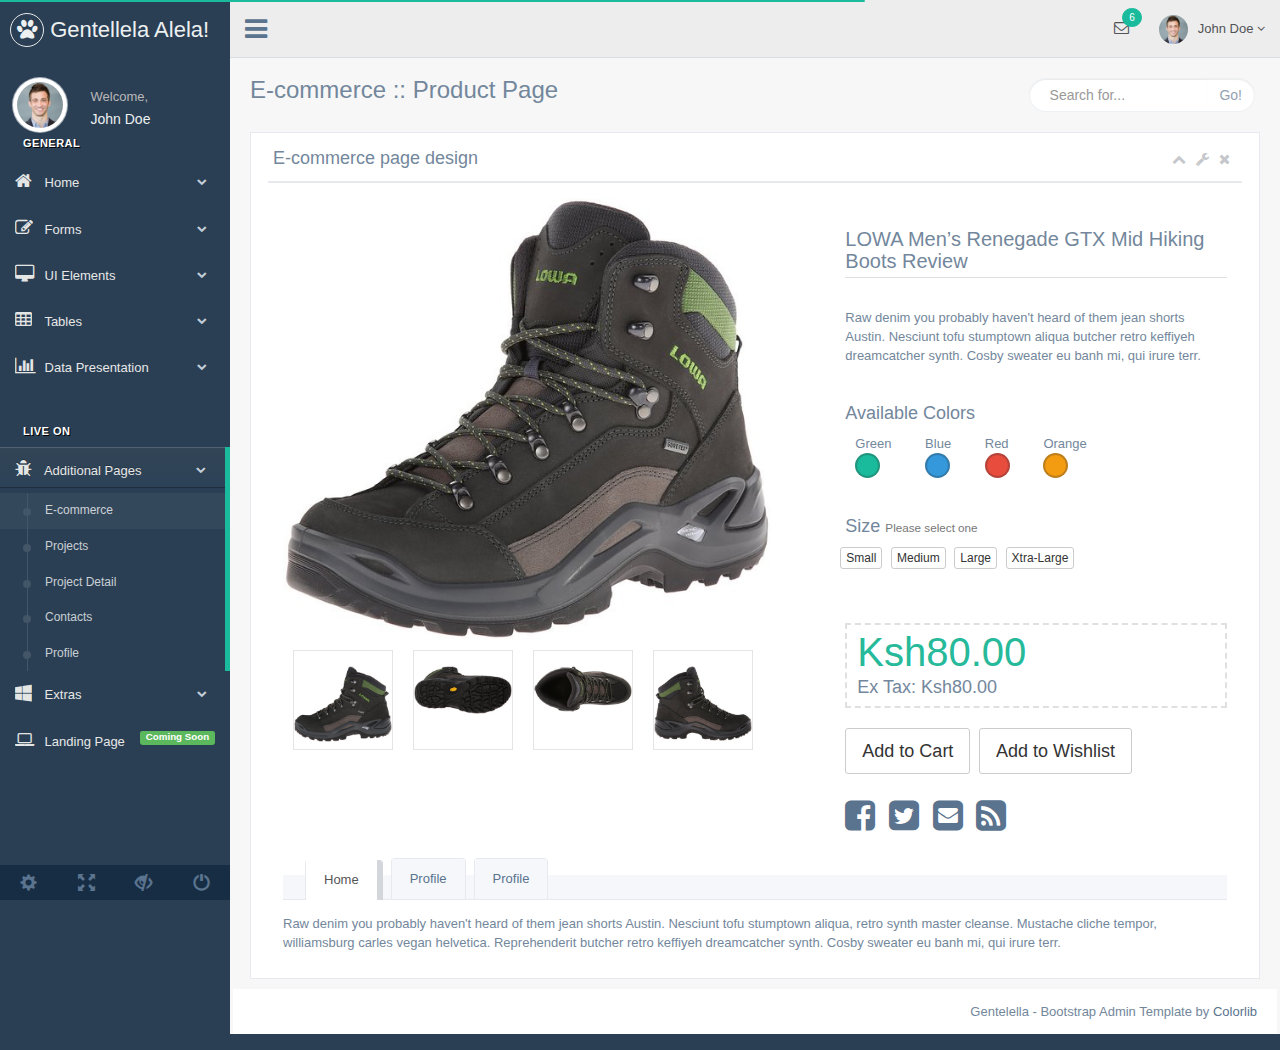
<file: src/magenta/static/gentelella/e_commerce.html>
<!DOCTYPE html>
<html lang="en">

<head>
  <meta http-equiv="Content-Type" content="text/html; charset=UTF-8">
  <!-- Meta, title, CSS, favicons, etc. -->
  <meta charset="utf-8">
  <meta http-equiv="X-UA-Compatible" content="IE=edge">
  <meta name="viewport" content="width=device-width, initial-scale=1">

  <title>Gentallela Alela! | </title>

  <!-- Bootstrap core CSS -->

  <link href="css/bootstrap.min.css" rel="stylesheet">

  <link href="fonts/css/font-awesome.min.css" rel="stylesheet">
  <link href="css/animate.min.css" rel="stylesheet">

  <!-- Custom styling plus plugins -->
  <link href="css/custom.css" rel="stylesheet">
  <link href="css/icheck/flat/green.css" rel="stylesheet">


  <script src="js/jquery.min.js"></script>

  <!--[if lt IE 9]>
        <script src="../assets/js/ie8-responsive-file-warning.js"></script>
        <![endif]-->

  <!-- HTML5 shim and Respond.js for IE8 support of HTML5 elements and media queries -->
  <!--[if lt IE 9]>
          <script src="https://oss.maxcdn.com/html5shiv/3.7.2/html5shiv.min.js"></script>
          <script src="https://oss.maxcdn.com/respond/1.4.2/respond.min.js"></script>
        <![endif]-->

</head>


<body class="nav-md">

  <div class="container body">


    <div class="main_container">

      <div class="col-md-3 left_col">
        <div class="left_col scroll-view">

          <div class="navbar nav_title" style="border: 0;">
            <a href="index.html" class="site_title"><i class="fa fa-paw"></i> <span>Gentellela Alela!</span></a>
          </div>
          <div class="clearfix"></div>


          <!-- menu prile quick info -->
          <div class="profile">
            <div class="profile_pic">
              <img src="images/img.jpg" alt="..." class="img-circle profile_img">
            </div>
            <div class="profile_info">
              <span>Welcome,</span>
              <h2>John Doe</h2>
            </div>
          </div>
          <!-- /menu prile quick info -->

          <br />

          <!-- sidebar menu -->
          <div id="sidebar-menu" class="main_menu_side hidden-print main_menu">

            <div class="menu_section">
              <h3>General</h3>
              <ul class="nav side-menu">
                <li><a><i class="fa fa-home"></i> Home <span class="fa fa-chevron-down"></span></a>
                  <ul class="nav child_menu" style="display: none">
                    <li><a href="index.html">Dashboard</a>
                    </li>
                    <li><a href="index2.html">Dashboard2</a>
                    </li>
                    <li><a href="index3.html">Dashboard3</a>
                    </li>
                  </ul>
                </li>
                <li><a><i class="fa fa-edit"></i> Forms <span class="fa fa-chevron-down"></span></a>
                  <ul class="nav child_menu" style="display: none">
                    <li><a href="form.html">General Form</a>
                    </li>
                    <li><a href="form_advanced.html">Advanced Components</a>
                    </li>
                    <li><a href="form_validation.html">Form Validation</a>
                    </li>
                    <li><a href="form_wizards.html">Form Wizard</a>
                    </li>
                    <li><a href="form_upload.html">Form Upload</a>
                    </li>
                    <li><a href="form_buttons.html">Form Buttons</a>
                    </li>
                  </ul>
                </li>
                <li><a><i class="fa fa-desktop"></i> UI Elements <span class="fa fa-chevron-down"></span></a>
                  <ul class="nav child_menu" style="display: none">
                    <li><a href="general_elements.html">General Elements</a>
                    </li>
                    <li><a href="media_gallery.html">Media Gallery</a>
                    </li>
                    <li><a href="typography.html">Typography</a>
                    </li>
                    <li><a href="icons.html">Icons</a>
                    </li>
                    <li><a href="glyphicons.html">Glyphicons</a>
                    </li>
                    <li><a href="widgets.html">Widgets</a>
                    </li>
                    <li><a href="invoice.html">Invoice</a>
                    </li>
                    <li><a href="inbox.html">Inbox</a>
                    </li>
                    <li><a href="calender.html">Calender</a>
                    </li>
                  </ul>
                </li>
                <li><a><i class="fa fa-table"></i> Tables <span class="fa fa-chevron-down"></span></a>
                  <ul class="nav child_menu" style="display: none">
                    <li><a href="tables.html">Tables</a>
                    </li>
                    <li><a href="tables_dynamic.html">Table Dynamic</a>
                    </li>
                  </ul>
                </li>
                <li><a><i class="fa fa-bar-chart-o"></i> Data Presentation <span class="fa fa-chevron-down"></span></a>
                  <ul class="nav child_menu" style="display: none">
                    <li><a href="chartjs.html">Chart JS</a>
                    </li>
                    <li><a href="chartjs2.html">Chart JS2</a>
                    </li>
                    <li><a href="morisjs.html">Moris JS</a>
                    </li>
                    <li><a href="echarts.html">ECharts </a>
                    </li>
                    <li><a href="other_charts.html">Other Charts </a>
                    </li>
                  </ul>
                </li>
              </ul>
            </div>
            <div class="menu_section">
              <h3>Live On</h3>
              <ul class="nav side-menu">
                <li><a><i class="fa fa-bug"></i> Additional Pages <span class="fa fa-chevron-down"></span></a>
                  <ul class="nav child_menu" style="display: none">
                    <li><a href="e_commerce.html">E-commerce</a>
                    </li>
                    <li><a href="projects.html">Projects</a>
                    </li>
                    <li><a href="project_detail.html">Project Detail</a>
                    </li>
                    <li><a href="contacts.html">Contacts</a>
                    </li>
                    <li><a href="profile.html">Profile</a>
                    </li>
                  </ul>
                </li>
                <li><a><i class="fa fa-windows"></i> Extras <span class="fa fa-chevron-down"></span></a>
                  <ul class="nav child_menu" style="display: none">
                    <li><a href="page_404.html">404 Error</a>
                    </li>
                    <li><a href="page_500.html">500 Error</a>
                    </li>
                    <li><a href="plain_page.html">Plain Page</a>
                    </li>
                    <li><a href="login.html">Login Page</a>
                    </li>
                    <li><a href="pricing_tables.html">Pricing Tables</a>
                    </li>

                  </ul>
                </li>
                <li><a><i class="fa fa-laptop"></i> Landing Page <span class="label label-success pull-right">Coming Soon</span></a>
                </li>
              </ul>
            </div>

          </div>
          <!-- /sidebar menu -->

          <!-- /menu footer buttons -->
          <div class="sidebar-footer hidden-small">
            <a data-toggle="tooltip" data-placement="top" title="Settings">
              <span class="glyphicon glyphicon-cog" aria-hidden="true"></span>
            </a>
            <a data-toggle="tooltip" data-placement="top" title="FullScreen">
              <span class="glyphicon glyphicon-fullscreen" aria-hidden="true"></span>
            </a>
            <a data-toggle="tooltip" data-placement="top" title="Lock">
              <span class="glyphicon glyphicon-eye-close" aria-hidden="true"></span>
            </a>
            <a data-toggle="tooltip" data-placement="top" title="Logout">
              <span class="glyphicon glyphicon-off" aria-hidden="true"></span>
            </a>
          </div>
          <!-- /menu footer buttons -->
        </div>
      </div>

      <!-- top navigation -->
      <div class="top_nav">

        <div class="nav_menu">
          <nav class="" role="navigation">
            <div class="nav toggle">
              <a id="menu_toggle"><i class="fa fa-bars"></i></a>
            </div>

            <ul class="nav navbar-nav navbar-right">
              <li class="">
                <a href="javascript:;" class="user-profile dropdown-toggle" data-toggle="dropdown" aria-expanded="false">
                  <img src="images/img.jpg" alt="">John Doe
                  <span class=" fa fa-angle-down"></span>
                </a>
                <ul class="dropdown-menu dropdown-usermenu animated fadeInDown pull-right">
                  <li><a href="javascript:;">  Profile</a>
                  </li>
                  <li>
                    <a href="javascript:;">
                      <span class="badge bg-red pull-right">50%</span>
                      <span>Settings</span>
                    </a>
                  </li>
                  <li>
                    <a href="javascript:;">Help</a>
                  </li>
                  <li><a href="login.html"><i class="fa fa-sign-out pull-right"></i> Log Out</a>
                  </li>
                </ul>
              </li>

              <li role="presentation" class="dropdown">
                <a href="javascript:;" class="dropdown-toggle info-number" data-toggle="dropdown" aria-expanded="false">
                  <i class="fa fa-envelope-o"></i>
                  <span class="badge bg-green">6</span>
                </a>
                <ul id="menu1" class="dropdown-menu list-unstyled msg_list animated fadeInDown" role="menu">
                  <li>
                    <a>
                      <span class="image">
                                        <img src="images/img.jpg" alt="Profile Image" />
                                    </span>
                      <span>
                                        <span>John Smith</span>
                      <span class="time">3 mins ago</span>
                      </span>
                      <span class="message">
                                        Film festivals used to be do-or-die moments for movie makers. They were where...
                                    </span>
                    </a>
                  </li>
                  <li>
                    <a>
                      <span class="image">
                                        <img src="images/img.jpg" alt="Profile Image" />
                                    </span>
                      <span>
                                        <span>John Smith</span>
                      <span class="time">3 mins ago</span>
                      </span>
                      <span class="message">
                                        Film festivals used to be do-or-die moments for movie makers. They were where...
                                    </span>
                    </a>
                  </li>
                  <li>
                    <a>
                      <span class="image">
                                        <img src="images/img.jpg" alt="Profile Image" />
                                    </span>
                      <span>
                                        <span>John Smith</span>
                      <span class="time">3 mins ago</span>
                      </span>
                      <span class="message">
                                        Film festivals used to be do-or-die moments for movie makers. They were where...
                                    </span>
                    </a>
                  </li>
                  <li>
                    <a>
                      <span class="image">
                                        <img src="images/img.jpg" alt="Profile Image" />
                                    </span>
                      <span>
                                        <span>John Smith</span>
                      <span class="time">3 mins ago</span>
                      </span>
                      <span class="message">
                                        Film festivals used to be do-or-die moments for movie makers. They were where...
                                    </span>
                    </a>
                  </li>
                  <li>
                    <div class="text-center">
                      <a>
                        <strong>See All Alerts</strong>
                        <i class="fa fa-angle-right"></i>
                      </a>
                    </div>
                  </li>
                </ul>
              </li>

            </ul>
          </nav>
        </div>

      </div>
      <!-- /top navigation -->

      <!-- page content -->
      <div class="right_col" role="main">

        <div class="">
          <div class="page-title">
            <div class="title_left">
              <h3>E-commerce :: Product Page</h3>
            </div>

            <div class="title_right">
              <div class="col-md-5 col-sm-5 col-xs-12 form-group pull-right top_search">
                <div class="input-group">
                  <input type="text" class="form-control" placeholder="Search for...">
                  <span class="input-group-btn">
                            <button class="btn btn-default" type="button">Go!</button>
                        </span>
                </div>
              </div>
            </div>
          </div>
          <div class="clearfix"></div>

          <div class="row">
            <div class="col-md-12 col-sm-12 col-xs-12">
              <div class="x_panel">
                <div class="x_title">
                  <h2>E-commerce page design</h2>
                  <ul class="nav navbar-right panel_toolbox">
                    <li><a href="#"><i class="fa fa-chevron-up"></i></a>
                    </li>
                    <li class="dropdown">
                      <a href="#" class="dropdown-toggle" data-toggle="dropdown" role="button" aria-expanded="false"><i class="fa fa-wrench"></i></a>
                      <ul class="dropdown-menu" role="menu">
                        <li><a href="#">Settings 1</a>
                        </li>
                        <li><a href="#">Settings 2</a>
                        </li>
                      </ul>
                    </li>
                    <li><a href="#"><i class="fa fa-close"></i></a>
                    </li>
                  </ul>
                  <div class="clearfix"></div>
                </div>
                <div class="x_content">

                  <div class="col-md-7 col-sm-7 col-xs-12">
                    <div class="product-image">
                      <img src="images/prod1.jpg" alt="..." />
                    </div>
                    <div class="product_gallery">
                      <a>
                        <img src="images/prod2.jpg" alt="..." />
                      </a>
                      <a>
                        <img src="images/prod3.jpg" alt="..." />
                      </a>
                      <a>
                        <img src="images/prod4.jpg" alt="..." />
                      </a>
                      <a>
                        <img src="images/prod5.jpg" alt="..." />
                      </a>
                    </div>
                  </div>

                  <div class="col-md-5 col-sm-5 col-xs-12" style="border:0px solid #e5e5e5;">

                    <h3 class="prod_title">LOWA Men’s Renegade GTX Mid Hiking Boots Review</h3>

                    <p>Raw denim you probably haven't heard of them jean shorts Austin. Nesciunt tofu stumptown aliqua butcher retro keffiyeh dreamcatcher synth. Cosby sweater eu banh mi, qui irure terr.</p>
                    <br />

                    <div class="">
                      <h2>Available Colors</h2>
                      <ul class="list-inline prod_color">
                        <li>
                          <p>Green</p>
                          <div class="color bg-green"></div>
                        </li>
                        <li>
                          <p>Blue</p>
                          <div class="color bg-blue"></div>
                        </li>
                        <li>
                          <p>Red</p>
                          <div class="color bg-red"></div>
                        </li>
                        <li>
                          <p>Orange</p>
                          <div class="color bg-orange"></div>
                        </li>

                      </ul>
                    </div>
                    <br />

                    <div class="">
                      <h2>Size <small>Please select one</small></h2>
                      <ul class="list-inline prod_size">
                        <li>
                          <button type="button" class="btn btn-default btn-xs">Small</button>
                        </li>
                        <li>
                          <button type="button" class="btn btn-default btn-xs">Medium</button>
                        </li>
                        <li>
                          <button type="button" class="btn btn-default btn-xs">Large</button>
                        </li>
                        <li>
                          <button type="button" class="btn btn-default btn-xs">Xtra-Large</button>
                        </li>
                      </ul>
                    </div>
                    <br />

                    <div class="">
                      <div class="product_price">
                        <h1 class="price">Ksh80.00</h1>
                        <span class="price-tax">Ex Tax: Ksh80.00</span>
                        <br>
                      </div>
                    </div>

                    <div class="">
                      <button type="button" class="btn btn-default btn-lg">Add to Cart</button>
                      <button type="button" class="btn btn-default btn-lg">Add to Wishlist</button>
                    </div>

                    <div class="product_social">
                      <ul class="list-inline">
                        <li><a href="#"><i class="fa fa-facebook-square"></i></a>
                        </li>
                        <li><a href="#"><i class="fa fa-twitter-square"></i></a>
                        </li>
                        <li><a href="#"><i class="fa fa-envelope-square"></i></a>
                        </li>
                        <li><a href="#"><i class="fa fa-rss-square"></i></a>
                        </li>
                      </ul>
                    </div>

                  </div>


                  <div class="col-md-12">

                    <div class="" role="tabpanel" data-example-id="togglable-tabs">
                      <ul id="myTab" class="nav nav-tabs bar_tabs" role="tablist">
                        <li role="presentation" class="active"><a href="#tab_content1" id="home-tab" role="tab" data-toggle="tab" aria-expanded="true">Home</a>
                        </li>
                        <li role="presentation" class=""><a href="#tab_content2" role="tab" id="profile-tab" data-toggle="tab" aria-expanded="false">Profile</a>
                        </li>
                        <li role="presentation" class=""><a href="#tab_content3" role="tab" id="profile-tab2" data-toggle="tab" aria-expanded="false">Profile</a>
                        </li>
                      </ul>
                      <div id="myTabContent" class="tab-content">
                        <div role="tabpanel" class="tab-pane fade active in" id="tab_content1" aria-labelledby="home-tab">
                          <p>Raw denim you probably haven't heard of them jean shorts Austin. Nesciunt tofu stumptown aliqua, retro synth master cleanse. Mustache cliche tempor, williamsburg carles vegan helvetica. Reprehenderit butcher retro keffiyeh dreamcatcher
                            synth. Cosby sweater eu banh mi, qui irure terr.</p>
                        </div>
                        <div role="tabpanel" class="tab-pane fade" id="tab_content2" aria-labelledby="profile-tab">
                          <p>Food truck fixie locavore, accusamus mcsweeney's marfa nulla single-origin coffee squid. Exercitation +1 labore velit, blog sartorial PBR leggings next level wes anderson artisan four loko farm-to-table craft beer twee. Qui photo
                            booth letterpress, commodo enim craft beer mlkshk aliquip</p>
                        </div>
                        <div role="tabpanel" class="tab-pane fade" id="tab_content3" aria-labelledby="profile-tab">
                          <p>xxFood truck fixie locavore, accusamus mcsweeney's marfa nulla single-origin coffee squid. Exercitation +1 labore velit, blog sartorial PBR leggings next level wes anderson artisan four loko farm-to-table craft beer twee. Qui
                            photo booth letterpress, commodo enim craft beer mlkshk </p>
                        </div>
                      </div>
                    </div>

                  </div>
                </div>
              </div>
            </div>
          </div>
        </div>

        <!-- footer content -->
        <footer>
          <div class="copyright-info">
            <p class="pull-right">Gentelella - Bootstrap Admin Template by <a href="https://colorlib.com">Colorlib</a>
            </p>
          </div>
          <div class="clearfix"></div>
        </footer>
        <!-- /footer content -->

      </div>
      <!-- /page content -->
    </div>

  </div>

  <div id="custom_notifications" class="custom-notifications dsp_none">
    <ul class="list-unstyled notifications clearfix" data-tabbed_notifications="notif-group">
    </ul>
    <div class="clearfix"></div>
    <div id="notif-group" class="tabbed_notifications"></div>
  </div>

  <script src="js/bootstrap.min.js"></script>
  
  <!-- bootstrap progress js -->
  <script src="js/progressbar/bootstrap-progressbar.min.js"></script>
  <script src="js/nicescroll/jquery.nicescroll.min.js"></script>
  <!-- icheck -->
  <script src="js/icheck/icheck.min.js"></script>
  <!-- pace -->
  <script src="js/pace/pace.min.js"></script>
  <script src="js/custom.js"></script>

</body>

</html>
</file>
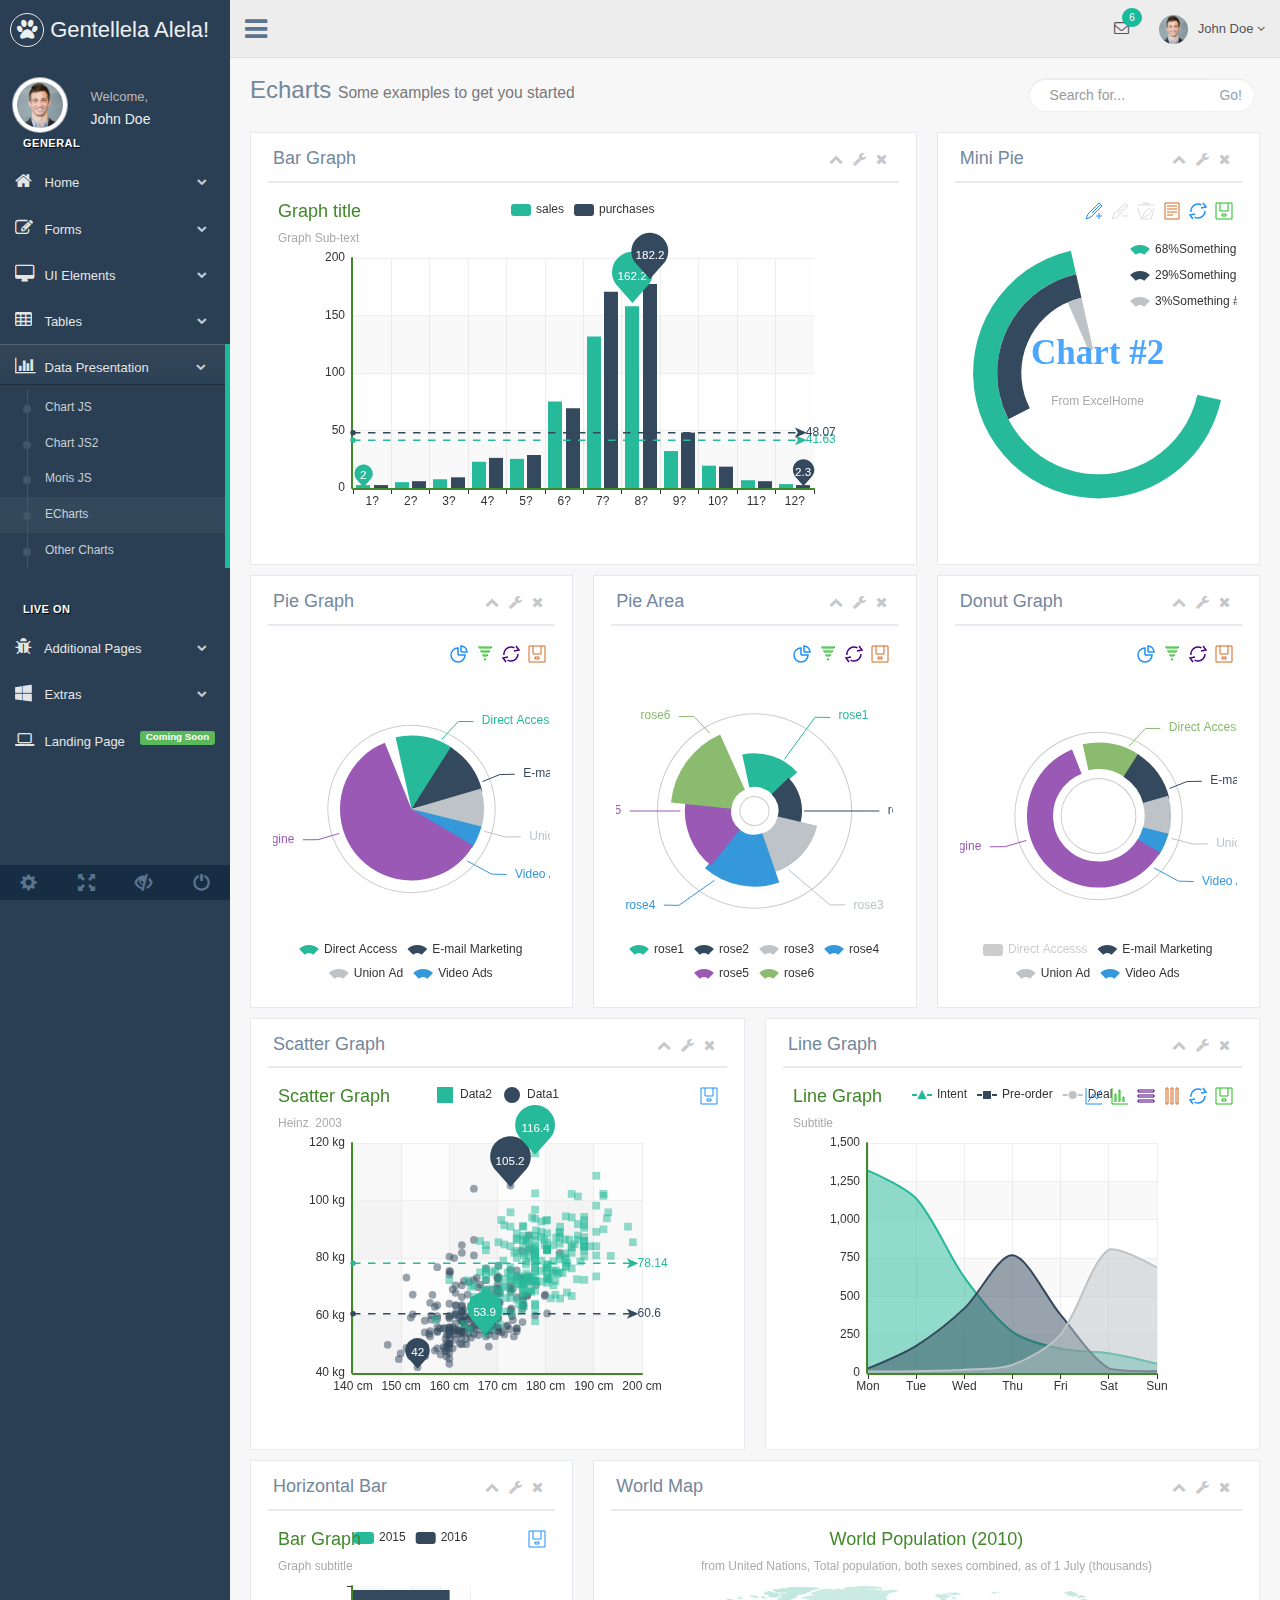
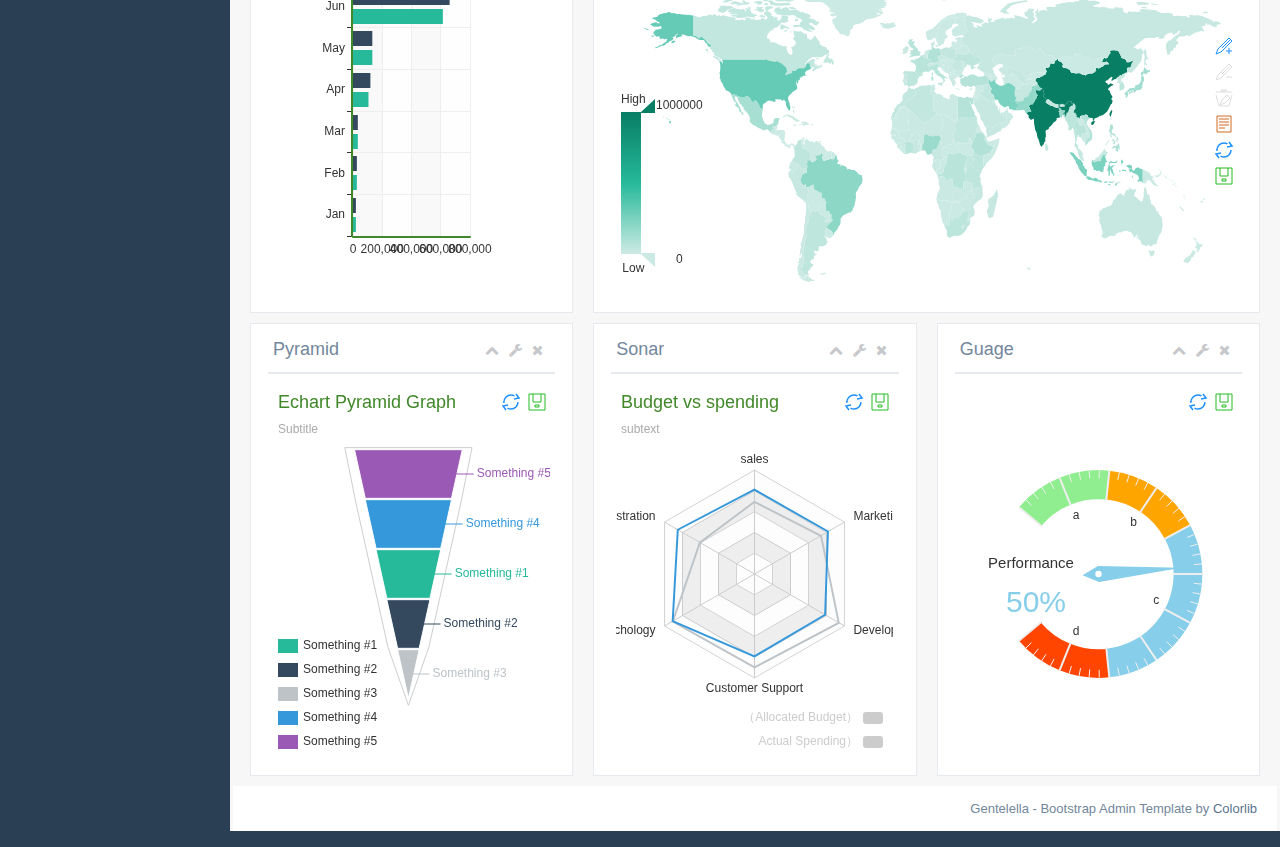
<file: src/magenta/static/gentelella/echarts.html>
<!DOCTYPE html>
<html lang="en">

<head>
  <meta http-equiv="Content-Type" content="text/html; charset=UTF-8">
  <!-- Meta, title, CSS, favicons, etc. -->
  <meta charset="utf-8">
  <meta http-equiv="X-UA-Compatible" content="IE=edge">
  <meta name="viewport" content="width=device-width, initial-scale=1">

  <title>ECharts Chart Bootstrap Examples | Gentallela Alela! by Colorlib</title>

  <link href="css/bootstrap.min.css" rel="stylesheet">
  <link href="fonts/css/font-awesome.min.css" rel="stylesheet">
  <link href="css/animate.min.css" rel="stylesheet">
  <link href="css/custom.css" rel="stylesheet">
  <link href="css/icheck/flat/green.css" rel="stylesheet">
  <script src="js/jquery.min.js"></script>

  <!-- HTML5 shim and Respond.js for IE8 support of HTML5 elements and media queries -->
  <!--[if lt IE 9]>
          <script src="https://oss.maxcdn.com/html5shiv/3.7.2/html5shiv.min.js"></script>
          <script src="https://oss.maxcdn.com/respond/1.4.2/respond.min.js"></script>
    <![endif]-->

</head>


<body class="nav-md">

  <div class="container body">


    <div class="main_container">

      <div class="col-md-3 left_col">
        <div class="left_col scroll-view">

          <div class="navbar nav_title" style="border: 0;">
            <a href="index.html" class="site_title"><i class="fa fa-paw"></i> <span>Gentellela Alela!</span></a>
          </div>
          <div class="clearfix"></div>

          <!-- menu prile quick info -->
          <div class="profile">
            <div class="profile_pic">
              <img src="images/img.jpg" alt="..." class="img-circle profile_img">
            </div>
            <div class="profile_info">
              <span>Welcome,</span>
              <h2>John Doe</h2>
            </div>
          </div>
          <!-- /menu prile quick info -->

          <br />

          <!-- sidebar menu -->
          <div id="sidebar-menu" class="main_menu_side hidden-print main_menu">

            <div class="menu_section">
              <h3>General</h3>
              <ul class="nav side-menu">
                <li><a><i class="fa fa-home"></i> Home <span class="fa fa-chevron-down"></span></a>
                  <ul class="nav child_menu" style="display: none">
                    <li><a href="index.html">Dashboard</a>
                    </li>
                    <li><a href="index2.html">Dashboard2</a>
                    </li>
                    <li><a href="index3.html">Dashboard3</a>
                    </li>
                  </ul>
                </li>
                <li><a><i class="fa fa-edit"></i> Forms <span class="fa fa-chevron-down"></span></a>
                  <ul class="nav child_menu" style="display: none">
                    <li><a href="form.html">General Form</a>
                    </li>
                    <li><a href="form_advanced.html">Advanced Components</a>
                    </li>
                    <li><a href="form_validation.html">Form Validation</a>
                    </li>
                    <li><a href="form_wizards.html">Form Wizard</a>
                    </li>
                    <li><a href="form_upload.html">Form Upload</a>
                    </li>
                    <li><a href="form_buttons.html">Form Buttons</a>
                    </li>
                  </ul>
                </li>
                <li><a><i class="fa fa-desktop"></i> UI Elements <span class="fa fa-chevron-down"></span></a>
                  <ul class="nav child_menu" style="display: none">
                    <li><a href="general_elements.html">General Elements</a>
                    </li>
                    <li><a href="media_gallery.html">Media Gallery</a>
                    </li>
                    <li><a href="typography.html">Typography</a>
                    </li>
                    <li><a href="icons.html">Icons</a>
                    </li>
                    <li><a href="glyphicons.html">Glyphicons</a>
                    </li>
                    <li><a href="widgets.html">Widgets</a>
                    </li>
                    <li><a href="invoice.html">Invoice</a>
                    </li>
                    <li><a href="inbox.html">Inbox</a>
                    </li>
                    <li><a href="calender.html">Calender</a>
                    </li>
                  </ul>
                </li>
                <li><a><i class="fa fa-table"></i> Tables <span class="fa fa-chevron-down"></span></a>
                  <ul class="nav child_menu" style="display: none">
                    <li><a href="tables.html">Tables</a>
                    </li>
                    <li><a href="tables_dynamic.html">Table Dynamic</a>
                    </li>
                  </ul>
                </li>
                <li><a><i class="fa fa-bar-chart-o"></i> Data Presentation <span class="fa fa-chevron-down"></span></a>
                  <ul class="nav child_menu" style="display: none">
                    <li><a href="chartjs.html">Chart JS</a>
                    </li>
                    <li><a href="chartjs2.html">Chart JS2</a>
                    </li>
                    <li><a href="morisjs.html">Moris JS</a>
                    </li>
                    <li><a href="echarts.html">ECharts </a>
                    </li>
                    <li><a href="other_charts.html">Other Charts </a>
                    </li>
                  </ul>
                </li>
              </ul>
            </div>
            <div class="menu_section">
              <h3>Live On</h3>
              <ul class="nav side-menu">
                <li><a><i class="fa fa-bug"></i> Additional Pages <span class="fa fa-chevron-down"></span></a>
                  <ul class="nav child_menu" style="display: none">
                    <li><a href="e_commerce.html">E-commerce</a>
                    </li>
                    <li><a href="projects.html">Projects</a>
                    </li>
                    <li><a href="project_detail.html">Project Detail</a>
                    </li>
                    <li><a href="contacts.html">Contacts</a>
                    </li>
                    <li><a href="profile.html">Profile</a>
                    </li>
                  </ul>
                </li>
                <li><a><i class="fa fa-windows"></i> Extras <span class="fa fa-chevron-down"></span></a>
                  <ul class="nav child_menu" style="display: none">
                    <li><a href="page_404.html">404 Error</a>
                    </li>
                    <li><a href="page_500.html">500 Error</a>
                    </li>
                    <li><a href="plain_page.html">Plain Page</a>
                    </li>
                    <li><a href="login.html">Login Page</a>
                    </li>
                    <li><a href="pricing_tables.html">Pricing Tables</a>
                    </li>

                  </ul>
                </li>
                <li><a><i class="fa fa-laptop"></i> Landing Page <span class="label label-success pull-right">Coming Soon</span></a>
                </li>
              </ul>
            </div>

          </div>
          <!-- /sidebar menu -->

          <!-- /menu footer buttons -->
          <div class="sidebar-footer hidden-small">
            <a data-toggle="tooltip" data-placement="top" title="Settings">
              <span class="glyphicon glyphicon-cog" aria-hidden="true"></span>
            </a>
            <a data-toggle="tooltip" data-placement="top" title="FullScreen">
              <span class="glyphicon glyphicon-fullscreen" aria-hidden="true"></span>
            </a>
            <a data-toggle="tooltip" data-placement="top" title="Lock">
              <span class="glyphicon glyphicon-eye-close" aria-hidden="true"></span>
            </a>
            <a data-toggle="tooltip" data-placement="top" title="Logout">
              <span class="glyphicon glyphicon-off" aria-hidden="true"></span>
            </a>
          </div>
          <!-- /menu footer buttons -->
        </div>
      </div>

      <!-- top navigation -->
      <div class="top_nav">

        <div class="nav_menu">
          <nav class="" role="navigation">
            <div class="nav toggle">
              <a id="menu_toggle"><i class="fa fa-bars"></i></a>
            </div>

            <ul class="nav navbar-nav navbar-right">
              <li class="">
                <a href="javascript:;" class="user-profile dropdown-toggle" data-toggle="dropdown" aria-expanded="false">
                  <img src="images/img.jpg" alt="">John Doe
                  <span class=" fa fa-angle-down"></span>
                </a>
                <ul class="dropdown-menu dropdown-usermenu animated fadeInDown pull-right">
                  <li><a href="javascript:;">  Profile</a>
                  </li>
                  <li>
                    <a href="javascript:;">
                      <span class="badge bg-red pull-right">50%</span>
                      <span>Settings</span>
                    </a>
                  </li>
                  <li>
                    <a href="javascript:;">Help</a>
                  </li>
                  <li><a href="login.html"><i class="fa fa-sign-out pull-right"></i> Log Out</a>
                  </li>
                </ul>
              </li>

              <li role="presentation" class="dropdown">
                <a href="javascript:;" class="dropdown-toggle info-number" data-toggle="dropdown" aria-expanded="false">
                  <i class="fa fa-envelope-o"></i>
                  <span class="badge bg-green">6</span>
                </a>
                <ul id="menu1" class="dropdown-menu list-unstyled msg_list animated fadeInDown" role="menu">
                  <li>
                    <a>
                      <span class="image">
                                        <img src="images/img.jpg" alt="Profile Image" />
                                    </span>
                      <span>
                                        <span>John Smith</span>
                      <span class="time">3 mins ago</span>
                      </span>
                      <span class="message">
                                        Film festivals used to be do-or-die moments for movie makers. They were where...
                                    </span>
                    </a>
                  </li>
                  <li>
                    <a>
                      <span class="image">
                                        <img src="images/img.jpg" alt="Profile Image" />
                                    </span>
                      <span>
                                        <span>John Smith</span>
                      <span class="time">3 mins ago</span>
                      </span>
                      <span class="message">
                                        Film festivals used to be do-or-die moments for movie makers. They were where...
                                    </span>
                    </a>
                  </li>
                  <li>
                    <a>
                      <span class="image">
                                        <img src="images/img.jpg" alt="Profile Image" />
                                    </span>
                      <span>
                                        <span>John Smith</span>
                      <span class="time">3 mins ago</span>
                      </span>
                      <span class="message">
                                        Film festivals used to be do-or-die moments for movie makers. They were where...
                                    </span>
                    </a>
                  </li>
                  <li>
                    <a>
                      <span class="image">
                                        <img src="images/img.jpg" alt="Profile Image" />
                                    </span>
                      <span>
                                        <span>John Smith</span>
                      <span class="time">3 mins ago</span>
                      </span>
                      <span class="message">
                                        Film festivals used to be do-or-die moments for movie makers. They were where...
                                    </span>
                    </a>
                  </li>
                  <li>
                    <div class="text-center">
                      <a>
                        <strong>See All Alerts</strong>
                        <i class="fa fa-angle-right"></i>
                      </a>
                    </div>
                  </li>
                </ul>
              </li>

            </ul>
          </nav>
        </div>

      </div>
      <!-- /top navigation -->

      <!-- page content -->
      <div class="right_col" role="main">

        <div class="">
          <div class="page-title">
            <div class="title_left">
              <h3>
                    Echarts
                    <small>
                        Some examples to get you started
                    </small>
                </h3>
            </div>

            <div class="title_right">
              <div class="col-md-5 col-sm-5 col-xs-12 form-group pull-right top_search">
                <div class="input-group">
                  <input type="text" class="form-control" placeholder="Search for...">
                  <span class="input-group-btn">
                            <button class="btn btn-default" type="button">Go!</button>
                        </span>
                </div>
              </div>
            </div>
          </div>
          <div class="clearfix"></div>

          <div class="row">
            <div class="col-md-8 col-sm-8 col-xs-12">
              <div class="x_panel">
                <div class="x_title">
                  <h2>Bar Graph</h2>
                  <ul class="nav navbar-right panel_toolbox">
                    <li><a href="#"><i class="fa fa-chevron-up"></i></a>
                    </li>
                    <li class="dropdown">
                      <a href="#" class="dropdown-toggle" data-toggle="dropdown" role="button" aria-expanded="false"><i class="fa fa-wrench"></i></a>
                      <ul class="dropdown-menu" role="menu">
                        <li><a href="#">Settings 1</a>
                        </li>
                        <li><a href="#">Settings 2</a>
                        </li>
                      </ul>
                    </li>
                    <li><a href="#"><i class="fa fa-close"></i></a>
                    </li>
                  </ul>
                  <div class="clearfix"></div>
                </div>
                <div class="x_content">

                  <div id="mainb" style="height:350px;"></div>

                </div>
              </div>
            </div>

            <div class="col-md-4 col-sm-4 col-xs-12">
              <div class="x_panel">
                <div class="x_title">
                  <h2>Mini Pie</h2>
                  <ul class="nav navbar-right panel_toolbox">
                    <li><a href="#"><i class="fa fa-chevron-up"></i></a>
                    </li>
                    <li class="dropdown">
                      <a href="#" class="dropdown-toggle" data-toggle="dropdown" role="button" aria-expanded="false"><i class="fa fa-wrench"></i></a>
                      <ul class="dropdown-menu" role="menu">
                        <li><a href="#">Settings 1</a>
                        </li>
                        <li><a href="#">Settings 2</a>
                        </li>
                      </ul>
                    </li>
                    <li><a href="#"><i class="fa fa-close"></i></a>
                    </li>
                  </ul>
                  <div class="clearfix"></div>
                </div>
                <div class="x_content">

                  <div id="echart_mini_pie" style="height:350px;"></div>

                </div>
              </div>
            </div>


            <div class="col-md-4 col-sm-4 col-xs-12">
              <div class="x_panel">
                <div class="x_title">
                  <h2>Pie Graph</h2>
                  <ul class="nav navbar-right panel_toolbox">
                    <li><a href="#"><i class="fa fa-chevron-up"></i></a>
                    </li>
                    <li class="dropdown">
                      <a href="#" class="dropdown-toggle" data-toggle="dropdown" role="button" aria-expanded="false"><i class="fa fa-wrench"></i></a>
                      <ul class="dropdown-menu" role="menu">
                        <li><a href="#">Settings 1</a>
                        </li>
                        <li><a href="#">Settings 2</a>
                        </li>
                      </ul>
                    </li>
                    <li><a href="#"><i class="fa fa-close"></i></a>
                    </li>
                  </ul>
                  <div class="clearfix"></div>
                </div>
                <div class="x_content">

                  <div id="echart_pie" style="height:350px;"></div>

                </div>
              </div>
            </div>

            <div class="col-md-4 col-sm-4 col-xs-12">
              <div class="x_panel">
                <div class="x_title">
                  <h2>Pie Area</h2>
                  <ul class="nav navbar-right panel_toolbox">
                    <li><a href="#"><i class="fa fa-chevron-up"></i></a>
                    </li>
                    <li class="dropdown">
                      <a href="#" class="dropdown-toggle" data-toggle="dropdown" role="button" aria-expanded="false"><i class="fa fa-wrench"></i></a>
                      <ul class="dropdown-menu" role="menu">
                        <li><a href="#">Settings 1</a>
                        </li>
                        <li><a href="#">Settings 2</a>
                        </li>
                      </ul>
                    </li>
                    <li><a href="#"><i class="fa fa-close"></i></a>
                    </li>
                  </ul>
                  <div class="clearfix"></div>
                </div>
                <div class="x_content">

                  <div id="echart_pie2" style="height:350px;"></div>

                </div>
              </div>
            </div>

            <div class="col-md-4 col-sm-4 col-xs-12">
              <div class="x_panel">
                <div class="x_title">
                  <h2>Donut Graph</h2>
                  <ul class="nav navbar-right panel_toolbox">
                    <li><a href="#"><i class="fa fa-chevron-up"></i></a>
                    </li>
                    <li class="dropdown">
                      <a href="#" class="dropdown-toggle" data-toggle="dropdown" role="button" aria-expanded="false"><i class="fa fa-wrench"></i></a>
                      <ul class="dropdown-menu" role="menu">
                        <li><a href="#">Settings 1</a>
                        </li>
                        <li><a href="#">Settings 2</a>
                        </li>
                      </ul>
                    </li>
                    <li><a href="#"><i class="fa fa-close"></i></a>
                    </li>
                  </ul>
                  <div class="clearfix"></div>
                </div>
                <div class="x_content">

                  <div id="echart_donut" style="height:350px;"></div>

                </div>
              </div>
            </div>


            <div class="col-md-6 col-sm-6 col-xs-12">
              <div class="x_panel">
                <div class="x_title">
                  <h2>Scatter Graph</h2>
                  <ul class="nav navbar-right panel_toolbox">
                    <li><a href="#"><i class="fa fa-chevron-up"></i></a>
                    </li>
                    <li class="dropdown">
                      <a href="#" class="dropdown-toggle" data-toggle="dropdown" role="button" aria-expanded="false"><i class="fa fa-wrench"></i></a>
                      <ul class="dropdown-menu" role="menu">
                        <li><a href="#">Settings 1</a>
                        </li>
                        <li><a href="#">Settings 2</a>
                        </li>
                      </ul>
                    </li>
                    <li><a href="#"><i class="fa fa-close"></i></a>
                    </li>
                  </ul>
                  <div class="clearfix"></div>
                </div>
                <div class="x_content">

                  <div id="echart_scatter" style="height:350px;"></div>

                </div>
              </div>
            </div>

            <div class="col-md-6 col-sm-6 col-xs-12">
              <div class="x_panel">
                <div class="x_title">
                  <h2>Line Graph</h2>
                  <ul class="nav navbar-right panel_toolbox">
                    <li><a href="#"><i class="fa fa-chevron-up"></i></a>
                    </li>
                    <li class="dropdown">
                      <a href="#" class="dropdown-toggle" data-toggle="dropdown" role="button" aria-expanded="false"><i class="fa fa-wrench"></i></a>
                      <ul class="dropdown-menu" role="menu">
                        <li><a href="#">Settings 1</a>
                        </li>
                        <li><a href="#">Settings 2</a>
                        </li>
                      </ul>
                    </li>
                    <li><a href="#"><i class="fa fa-close"></i></a>
                    </li>
                  </ul>
                  <div class="clearfix"></div>
                </div>
                <div class="x_content">

                  <div id="echart_line" style="height:350px;"></div>

                </div>
              </div>
            </div>

            <div class="col-md-4 col-sm-4 col-xs-12">
              <div class="x_panel">
                <div class="x_title">
                  <h2>Horizontal Bar</h2>
                  <ul class="nav navbar-right panel_toolbox">
                    <li><a href="#"><i class="fa fa-chevron-up"></i></a>
                    </li>
                    <li class="dropdown">
                      <a href="#" class="dropdown-toggle" data-toggle="dropdown" role="button" aria-expanded="false"><i class="fa fa-wrench"></i></a>
                      <ul class="dropdown-menu" role="menu">
                        <li><a href="#">Settings 1</a>
                        </li>
                        <li><a href="#">Settings 2</a>
                        </li>
                      </ul>
                    </li>
                    <li><a href="#"><i class="fa fa-close"></i></a>
                    </li>
                  </ul>
                  <div class="clearfix"></div>
                </div>
                <div class="x_content">

                  <div id="echart_bar_horizontal" style="height:370px;"></div>

                </div>
              </div>
            </div>

            <div class="col-md-8 col-sm-8 col-xs-12">
              <div class="x_panel">
                <div class="x_title">
                  <h2>World Map</h2>
                  <ul class="nav navbar-right panel_toolbox">
                    <li><a href="#"><i class="fa fa-chevron-up"></i></a>
                    </li>
                    <li class="dropdown">
                      <a href="#" class="dropdown-toggle" data-toggle="dropdown" role="button" aria-expanded="false"><i class="fa fa-wrench"></i></a>
                      <ul class="dropdown-menu" role="menu">
                        <li><a href="#">Settings 1</a>
                        </li>
                        <li><a href="#">Settings 2</a>
                        </li>
                      </ul>
                    </li>
                    <li><a href="#"><i class="fa fa-close"></i></a>
                    </li>
                  </ul>
                  <div class="clearfix"></div>
                </div>
                <div class="x_content">

                  <div id="echart_world_map" style="height:370px;"></div>

                </div>
              </div>
            </div>


            <div class="col-md-4 col-sm-4 col-xs-12">
              <div class="x_panel">
                <div class="x_title">
                  <h2>Pyramid</h2>
                  <ul class="nav navbar-right panel_toolbox">
                    <li><a href="#"><i class="fa fa-chevron-up"></i></a>
                    </li>
                    <li class="dropdown">
                      <a href="#" class="dropdown-toggle" data-toggle="dropdown" role="button" aria-expanded="false"><i class="fa fa-wrench"></i></a>
                      <ul class="dropdown-menu" role="menu">
                        <li><a href="#">Settings 1</a>
                        </li>
                        <li><a href="#">Settings 2</a>
                        </li>
                      </ul>
                    </li>
                    <li><a href="#"><i class="fa fa-close"></i></a>
                    </li>
                  </ul>
                  <div class="clearfix"></div>
                </div>
                <div class="x_content">

                  <div id="echart_pyramid" style="height:370px;"></div>

                </div>
              </div>
            </div>

            <div class="col-md-4 col-sm-4 col-xs-12">
              <div class="x_panel">
                <div class="x_title">
                  <h2>Sonar</h2>
                  <ul class="nav navbar-right panel_toolbox">
                    <li><a href="#"><i class="fa fa-chevron-up"></i></a>
                    </li>
                    <li class="dropdown">
                      <a href="#" class="dropdown-toggle" data-toggle="dropdown" role="button" aria-expanded="false"><i class="fa fa-wrench"></i></a>
                      <ul class="dropdown-menu" role="menu">
                        <li><a href="#">Settings 1</a>
                        </li>
                        <li><a href="#">Settings 2</a>
                        </li>
                      </ul>
                    </li>
                    <li><a href="#"><i class="fa fa-close"></i></a>
                    </li>
                  </ul>
                  <div class="clearfix"></div>
                </div>
                <div class="x_content">

                  <div id="echart_sonar" style="height:370px;"></div>

                </div>
              </div>
            </div>


            <div class="col-md-4 col-sm-4 col-xs-12">
              <div class="x_panel">
                <div class="x_title">
                  <h2>Guage</h2>
                  <ul class="nav navbar-right panel_toolbox">
                    <li><a href="#"><i class="fa fa-chevron-up"></i></a>
                    </li>
                    <li class="dropdown">
                      <a href="#" class="dropdown-toggle" data-toggle="dropdown" role="button" aria-expanded="false"><i class="fa fa-wrench"></i></a>
                      <ul class="dropdown-menu" role="menu">
                        <li><a href="#">Settings 1</a>
                        </li>
                        <li><a href="#">Settings 2</a>
                        </li>
                      </ul>
                    </li>
                    <li><a href="#"><i class="fa fa-close"></i></a>
                    </li>
                  </ul>
                  <div class="clearfix"></div>
                </div>
                <div class="x_content">

                  <div id="echart_guage" style="height:370px;"></div>

                </div>
              </div>
            </div>


          </div>
        </div>

        <!-- footer content -->
        <footer>
          <div class="copyright-info">
            <p class="pull-right">Gentelella - Bootstrap Admin Template by <a href="https://colorlib.com">Colorlib</a></p>
          </div>
          <div class="clearfix"></div>
        </footer>
        <!-- /footer content -->

      </div>
      <!-- /page content -->
    </div>

  </div>

  <div id="custom_notifications" class="custom-notifications dsp_none">
    <ul class="list-unstyled notifications clearfix" data-tabbed_notifications="notif-group">
    </ul>
    <div class="clearfix"></div>
    <div id="notif-group" class="tabbed_notifications"></div>
  </div>

  <script src="js/bootstrap.min.js"></script>
  <script src="js/progressbar/bootstrap-progressbar.min.js"></script>
  <script src="js/nicescroll/jquery.nicescroll.min.js"></script>
  <script src="js/icheck/icheck.min.js"></script>
  <script src="js/custom.js"></script>

  <!-- echart -->
  <script src="js/echart/echarts-all.js"></script>
  <script src="js/echart/green.js"></script>

  <script>
    var myChart9 = echarts.init(document.getElementById('mainb'), theme);
    myChart9.setOption({
      title: {
        text: 'Graph title',
        subtext: 'Graph Sub-text'
      },
      //theme : theme,
      tooltip: {
        trigger: 'axis'
      },
      legend: {
        data: ['sales', 'purchases']
      },
      toolbox: {
        show: false
      },
      calculable: false,
      xAxis: [{
        type: 'category',
        data: ['1?', '2?', '3?', '4?', '5?', '6?', '7?', '8?', '9?', '10?', '11?', '12?']
      }],
      yAxis: [{
        type: 'value'
      }],
      series: [{
        name: 'sales',
        type: 'bar',
        data: [2.0, 4.9, 7.0, 23.2, 25.6, 76.7, 135.6, 162.2, 32.6, 20.0, 6.4, 3.3],
        markPoint: {
          data: [{
            type: 'max',
            name: '???'
          }, {
            type: 'min',
            name: '???'
          }]
        },
        markLine: {
          data: [{
            type: 'average',
            name: '???'
          }]
        }
      }, {
        name: 'purchases',
        type: 'bar',
        data: [2.6, 5.9, 9.0, 26.4, 28.7, 70.7, 175.6, 182.2, 48.7, 18.8, 6.0, 2.3],
        markPoint: {
          data: [{
            name: 'sales',
            value: 182.2,
            xAxis: 7,
            yAxis: 183,
            symbolSize: 18
          }, {
            name: 'purchases',
            value: 2.3,
            xAxis: 11,
            yAxis: 3
          }]
        },
        markLine: {
          data: [{
            type: 'average',
            name: '???'
          }]
        }
      }]
    });


    var myChart = echarts.init(document.getElementById('echart_sonar'), theme);
    myChart.setOption({
      title: {
        text: 'Budget vs spending',
        subtext: 'subtext'
      },
      tooltip: {
        trigger: 'axis'
      },
      legend: {
        orient: 'vertical',
        x: 'right',
        y: 'bottom',
        data: ['（Allocated Budget）', 'Actual Spending）']
      },
      toolbox: {
        show: true,
        feature: {
          restore: {
            show: true
          },
          saveAsImage: {
            show: true
          }
        }
      },
      polar: [{
        indicator: [{
          text: 'sales',
          max: 6000
        }, {
          text: 'Administration',
          max: 16000
        }, {
          text: 'Information Techology',
          max: 30000
        }, {
          text: 'Customer Support',
          max: 38000
        }, {
          text: 'Development',
          max: 52000
        }, {
          text: 'Marketing',
          max: 25000
        }]
      }],
      calculable: true,
      series: [{
        name: 'Budget vs spending',
        type: 'radar',
        data: [{
          value: [4300, 10000, 28000, 35000, 50000, 19000],
          name: 'Allocated Budget'
        }, {
          value: [5000, 14000, 28000, 31000, 42000, 21000],
          name: 'Actual Spending'
        }]
      }]
    });

    var myChart = echarts.init(document.getElementById('echart_pyramid'), theme);
    myChart.setOption({
      title: {
        text: 'Echart Pyramid Graph',
        subtext: 'Subtitle'
      },
      tooltip: {
        trigger: 'item',
        formatter: "{a} <br/>{b} : {c}%"
      },
      toolbox: {
        show: true,
        feature: {
          restore: {
            show: true
          },
          saveAsImage: {
            show: true
          }
        }
      },
      legend: {
        data: ['Something #1', 'Something #2', 'Something #3', 'Something #4', 'Something #5'],
        orient: 'vertical',
        x: 'left',
        y: 'bottom'
      },
      calculable: true,
      series: [{
        name: '漏斗图',
        type: 'funnel',
        width: '40%',
        data: [{
          value: 60,
          name: 'Something #1'
        }, {
          value: 40,
          name: 'Something #2'
        }, {
          value: 20,
          name: 'Something #3'
        }, {
          value: 80,
          name: 'Something #4'
        }, {
          value: 100,
          name: 'Something #5'
        }]
      }]
    });


    var myChart = echarts.init(document.getElementById('echart_guage'), theme);
    myChart.setOption({
      tooltip: {
        formatter: "{a} <br/>{b} : {c}%"
      },
      toolbox: {
        show: true,
        feature: {
          restore: {
            show: true
          },
          saveAsImage: {
            show: true
          }
        }
      },
      series: [{
        name: 'Performance',
        type: 'gauge',
        center: ['50%', '50%'],
        radius: [0, '75%'],
        startAngle: 140,
        endAngle: -140,
        min: 0,
        max: 100,
        precision: 0,
        splitNumber: 10,
        axisLine: {
          show: true,
          lineStyle: {
            color: [
              [0.2, 'lightgreen'],
              [0.4, 'orange'],
              [0.8, 'skyblue'],
              [1, '#ff4500']
            ],
            width: 30
          }
        },
        axisTick: {
          show: true,
          splitNumber: 5,
          length: 8,
          lineStyle: {
            color: '#eee',
            width: 1,
            type: 'solid'
          }
        },
        axisLabel: {
          show: true,
          formatter: function(v) {
            switch (v + '') {
              case '10':
                return 'a';
              case '30':
                return 'b';
              case '60':
                return 'c';
              case '90':
                return 'd';
              default:
                return '';
            }
          },
          textStyle: {
            color: '#333'
          }
        },
        splitLine: {
          show: true,
          length: 30,
          lineStyle: {
            color: '#eee',
            width: 2,
            type: 'solid'
          }
        },
        pointer: {
          length: '80%',
          width: 8,
          color: 'auto'
        },
        title: {
          show: true,
          offsetCenter: ['-65%', -10],
          textStyle: {
            color: '#333',
            fontSize: 15
          }
        },
        detail: {
          show: true,
          backgroundColor: 'rgba(0,0,0,0)',
          borderWidth: 0,
          borderColor: '#ccc',
          width: 100,
          height: 40,
          offsetCenter: ['-60%', 10],
          formatter: '{value}%',
          textStyle: {
            color: 'auto',
            fontSize: 30
          }
        },
        data: [{
          value: 50,
          name: 'Performance'
        }]
      }]
    });


    var myChart = echarts.init(document.getElementById('echart_line'), theme);
    myChart.setOption({
      title: {
        text: 'Line Graph',
        subtext: 'Subtitle'
      },
      tooltip: {
        trigger: 'axis'
      },
      legend: {
        data: ['Intent', 'Pre-order', 'Deal']
      },
      toolbox: {
        show: true,
        feature: {
          magicType: {
            show: true,
            type: ['line', 'bar', 'stack', 'tiled']
          },
          restore: {
            show: true
          },
          saveAsImage: {
            show: true
          }
        }
      },
      calculable: true,
      xAxis: [{
        type: 'category',
        boundaryGap: false,
        data: ['Mon', 'Tue', 'Wed', 'Thu', 'Fri', 'Sat', 'Sun']
      }],
      yAxis: [{
        type: 'value'
      }],
      series: [{
        name: 'Deal',
        type: 'line',
        smooth: true,
        itemStyle: {
          normal: {
            areaStyle: {
              type: 'default'
            }
          }
        },
        data: [10, 12, 21, 54, 260, 830, 710]
      }, {
        name: 'Pre-order',
        type: 'line',
        smooth: true,
        itemStyle: {
          normal: {
            areaStyle: {
              type: 'default'
            }
          }
        },
        data: [30, 182, 434, 791, 390, 30, 10]
      }, {
        name: 'Intent',
        type: 'line',
        smooth: true,
        itemStyle: {
          normal: {
            areaStyle: {
              type: 'default'
            }
          }
        },
        data: [1320, 1132, 601, 234, 120, 90, 20]
      }]
    });


    var myChart = echarts.init(document.getElementById('echart_scatter'), theme);
    myChart.setOption({
      title: {
        text: 'Scatter Graph',
        subtext: 'Heinz  2003'
      },
      tooltip: {
        trigger: 'axis',
        showDelay: 0,
        axisPointer: {
          type: 'cross',
          lineStyle: {
            type: 'dashed',
            width: 1
          }
        }
      },
      legend: {
        data: ['Data2', 'Data1']
      },
      toolbox: {
        show: true,
        feature: {
          saveAsImage: {
            show: true
          }
        }
      },
      xAxis: [{
        type: 'value',
        scale: true,
        axisLabel: {
          formatter: '{value} cm'
        }
      }],
      yAxis: [{
        type: 'value',
        scale: true,
        axisLabel: {
          formatter: '{value} kg'
        }
      }],
      series: [{
        name: 'Data1',
        type: 'scatter',
        tooltip: {
          trigger: 'item',
          formatter: function(params) {
            if (params.value.length > 1) {
              return params.seriesName + ' :<br/>' + params.value[0] + 'cm ' + params.value[1] + 'kg ';
            } else {
              return params.seriesName + ' :<br/>' + params.name + ' : ' + params.value + 'kg ';
            }
          }
        },
        data: [
          [161.2, 51.6],
          [167.5, 59.0],
          [159.5, 49.2],
          [157.0, 63.0],
          [155.8, 53.6],
          [170.0, 59.0],
          [159.1, 47.6],
          [166.0, 69.8],
          [176.2, 66.8],
          [160.2, 75.2],
          [172.5, 55.2],
          [170.9, 54.2],
          [172.9, 62.5],
          [153.4, 42.0],
          [160.0, 50.0],
          [147.2, 49.8],
          [168.2, 49.2],
          [175.0, 73.2],
          [157.0, 47.8],
          [167.6, 68.8],
          [159.5, 50.6],
          [175.0, 82.5],
          [166.8, 57.2],
          [176.5, 87.8],
          [170.2, 72.8],
          [174.0, 54.5],
          [173.0, 59.8],
          [179.9, 67.3],
          [170.5, 67.8],
          [160.0, 47.0],
          [154.4, 46.2],
          [162.0, 55.0],
          [176.5, 83.0],
          [160.0, 54.4],
          [152.0, 45.8],
          [162.1, 53.6],
          [170.0, 73.2],
          [160.2, 52.1],
          [161.3, 67.9],
          [166.4, 56.6],
          [168.9, 62.3],
          [163.8, 58.5],
          [167.6, 54.5],
          [160.0, 50.2],
          [161.3, 60.3],
          [167.6, 58.3],
          [165.1, 56.2],
          [160.0, 50.2],
          [170.0, 72.9],
          [157.5, 59.8],
          [167.6, 61.0],
          [160.7, 69.1],
          [163.2, 55.9],
          [152.4, 46.5],
          [157.5, 54.3],
          [168.3, 54.8],
          [180.3, 60.7],
          [165.5, 60.0],
          [165.0, 62.0],
          [164.5, 60.3],
          [156.0, 52.7],
          [160.0, 74.3],
          [163.0, 62.0],
          [165.7, 73.1],
          [161.0, 80.0],
          [162.0, 54.7],
          [166.0, 53.2],
          [174.0, 75.7],
          [172.7, 61.1],
          [167.6, 55.7],
          [151.1, 48.7],
          [164.5, 52.3],
          [163.5, 50.0],
          [152.0, 59.3],
          [169.0, 62.5],
          [164.0, 55.7],
          [161.2, 54.8],
          [155.0, 45.9],
          [170.0, 70.6],
          [176.2, 67.2],
          [170.0, 69.4],
          [162.5, 58.2],
          [170.3, 64.8],
          [164.1, 71.6],
          [169.5, 52.8],
          [163.2, 59.8],
          [154.5, 49.0],
          [159.8, 50.0],
          [173.2, 69.2],
          [170.0, 55.9],
          [161.4, 63.4],
          [169.0, 58.2],
          [166.2, 58.6],
          [159.4, 45.7],
          [162.5, 52.2],
          [159.0, 48.6],
          [162.8, 57.8],
          [159.0, 55.6],
          [179.8, 66.8],
          [162.9, 59.4],
          [161.0, 53.6],
          [151.1, 73.2],
          [168.2, 53.4],
          [168.9, 69.0],
          [173.2, 58.4],
          [171.8, 56.2],
          [178.0, 70.6],
          [164.3, 59.8],
          [163.0, 72.0],
          [168.5, 65.2],
          [166.8, 56.6],
          [172.7, 105.2],
          [163.5, 51.8],
          [169.4, 63.4],
          [167.8, 59.0],
          [159.5, 47.6],
          [167.6, 63.0],
          [161.2, 55.2],
          [160.0, 45.0],
          [163.2, 54.0],
          [162.2, 50.2],
          [161.3, 60.2],
          [149.5, 44.8],
          [157.5, 58.8],
          [163.2, 56.4],
          [172.7, 62.0],
          [155.0, 49.2],
          [156.5, 67.2],
          [164.0, 53.8],
          [160.9, 54.4],
          [162.8, 58.0],
          [167.0, 59.8],
          [160.0, 54.8],
          [160.0, 43.2],
          [168.9, 60.5],
          [158.2, 46.4],
          [156.0, 64.4],
          [160.0, 48.8],
          [167.1, 62.2],
          [158.0, 55.5],
          [167.6, 57.8],
          [156.0, 54.6],
          [162.1, 59.2],
          [173.4, 52.7],
          [159.8, 53.2],
          [170.5, 64.5],
          [159.2, 51.8],
          [157.5, 56.0],
          [161.3, 63.6],
          [162.6, 63.2],
          [160.0, 59.5],
          [168.9, 56.8],
          [165.1, 64.1],
          [162.6, 50.0],
          [165.1, 72.3],
          [166.4, 55.0],
          [160.0, 55.9],
          [152.4, 60.4],
          [170.2, 69.1],
          [162.6, 84.5],
          [170.2, 55.9],
          [158.8, 55.5],
          [172.7, 69.5],
          [167.6, 76.4],
          [162.6, 61.4],
          [167.6, 65.9],
          [156.2, 58.6],
          [175.2, 66.8],
          [172.1, 56.6],
          [162.6, 58.6],
          [160.0, 55.9],
          [165.1, 59.1],
          [182.9, 81.8],
          [166.4, 70.7],
          [165.1, 56.8],
          [177.8, 60.0],
          [165.1, 58.2],
          [175.3, 72.7],
          [154.9, 54.1],
          [158.8, 49.1],
          [172.7, 75.9],
          [168.9, 55.0],
          [161.3, 57.3],
          [167.6, 55.0],
          [165.1, 65.5],
          [175.3, 65.5],
          [157.5, 48.6],
          [163.8, 58.6],
          [167.6, 63.6],
          [165.1, 55.2],
          [165.1, 62.7],
          [168.9, 56.6],
          [162.6, 53.9],
          [164.5, 63.2],
          [176.5, 73.6],
          [168.9, 62.0],
          [175.3, 63.6],
          [159.4, 53.2],
          [160.0, 53.4],
          [170.2, 55.0],
          [162.6, 70.5],
          [167.6, 54.5],
          [162.6, 54.5],
          [160.7, 55.9],
          [160.0, 59.0],
          [157.5, 63.6],
          [162.6, 54.5],
          [152.4, 47.3],
          [170.2, 67.7],
          [165.1, 80.9],
          [172.7, 70.5],
          [165.1, 60.9],
          [170.2, 63.6],
          [170.2, 54.5],
          [170.2, 59.1],
          [161.3, 70.5],
          [167.6, 52.7],
          [167.6, 62.7],
          [165.1, 86.3],
          [162.6, 66.4],
          [152.4, 67.3],
          [168.9, 63.0],
          [170.2, 73.6],
          [175.2, 62.3],
          [175.2, 57.7],
          [160.0, 55.4],
          [165.1, 104.1],
          [174.0, 55.5],
          [170.2, 77.3],
          [160.0, 80.5],
          [167.6, 64.5],
          [167.6, 72.3],
          [167.6, 61.4],
          [154.9, 58.2],
          [162.6, 81.8],
          [175.3, 63.6],
          [171.4, 53.4],
          [157.5, 54.5],
          [165.1, 53.6],
          [160.0, 60.0],
          [174.0, 73.6],
          [162.6, 61.4],
          [174.0, 55.5],
          [162.6, 63.6],
          [161.3, 60.9],
          [156.2, 60.0],
          [149.9, 46.8],
          [169.5, 57.3],
          [160.0, 64.1],
          [175.3, 63.6],
          [169.5, 67.3],
          [160.0, 75.5],
          [172.7, 68.2],
          [162.6, 61.4],
          [157.5, 76.8],
          [176.5, 71.8],
          [164.4, 55.5],
          [160.7, 48.6],
          [174.0, 66.4],
          [163.8, 67.3]
        ],
        markPoint: {
          data: [{
            type: 'max',
            name: 'Max'
          }, {
            type: 'min',
            name: 'Min'
          }]
        },
        markLine: {
          data: [{
            type: 'average',
            name: 'Mean'
          }]
        }
      }, {
        name: 'Data2',
        type: 'scatter',
        tooltip: {
          trigger: 'item',
          formatter: function(params) {
            if (params.value.length > 1) {
              return params.seriesName + ' :<br/>' + params.value[0] + 'cm ' + params.value[1] + 'kg ';
            } else {
              return params.seriesName + ' :<br/>' + params.name + ' : ' + params.value + 'kg ';
            }
          }
        },
        data: [
          [174.0, 65.6],
          [175.3, 71.8],
          [193.5, 80.7],
          [186.5, 72.6],
          [187.2, 78.8],
          [181.5, 74.8],
          [184.0, 86.4],
          [184.5, 78.4],
          [175.0, 62.0],
          [184.0, 81.6],
          [180.0, 76.6],
          [177.8, 83.6],
          [192.0, 90.0],
          [176.0, 74.6],
          [174.0, 71.0],
          [184.0, 79.6],
          [192.7, 93.8],
          [171.5, 70.0],
          [173.0, 72.4],
          [176.0, 85.9],
          [176.0, 78.8],
          [180.5, 77.8],
          [172.7, 66.2],
          [176.0, 86.4],
          [173.5, 81.8],
          [178.0, 89.6],
          [180.3, 82.8],
          [180.3, 76.4],
          [164.5, 63.2],
          [173.0, 60.9],
          [183.5, 74.8],
          [175.5, 70.0],
          [188.0, 72.4],
          [189.2, 84.1],
          [172.8, 69.1],
          [170.0, 59.5],
          [182.0, 67.2],
          [170.0, 61.3],
          [177.8, 68.6],
          [184.2, 80.1],
          [186.7, 87.8],
          [171.4, 84.7],
          [172.7, 73.4],
          [175.3, 72.1],
          [180.3, 82.6],
          [182.9, 88.7],
          [188.0, 84.1],
          [177.2, 94.1],
          [172.1, 74.9],
          [167.0, 59.1],
          [169.5, 75.6],
          [174.0, 86.2],
          [172.7, 75.3],
          [182.2, 87.1],
          [164.1, 55.2],
          [163.0, 57.0],
          [171.5, 61.4],
          [184.2, 76.8],
          [174.0, 86.8],
          [174.0, 72.2],
          [177.0, 71.6],
          [186.0, 84.8],
          [167.0, 68.2],
          [171.8, 66.1],
          [182.0, 72.0],
          [167.0, 64.6],
          [177.8, 74.8],
          [164.5, 70.0],
          [192.0, 101.6],
          [175.5, 63.2],
          [171.2, 79.1],
          [181.6, 78.9],
          [167.4, 67.7],
          [181.1, 66.0],
          [177.0, 68.2],
          [174.5, 63.9],
          [177.5, 72.0],
          [170.5, 56.8],
          [182.4, 74.5],
          [197.1, 90.9],
          [180.1, 93.0],
          [175.5, 80.9],
          [180.6, 72.7],
          [184.4, 68.0],
          [175.5, 70.9],
          [180.6, 72.5],
          [177.0, 72.5],
          [177.1, 83.4],
          [181.6, 75.5],
          [176.5, 73.0],
          [175.0, 70.2],
          [174.0, 73.4],
          [165.1, 70.5],
          [177.0, 68.9],
          [192.0, 102.3],
          [176.5, 68.4],
          [169.4, 65.9],
          [182.1, 75.7],
          [179.8, 84.5],
          [175.3, 87.7],
          [184.9, 86.4],
          [177.3, 73.2],
          [167.4, 53.9],
          [178.1, 72.0],
          [168.9, 55.5],
          [157.2, 58.4],
          [180.3, 83.2],
          [170.2, 72.7],
          [177.8, 64.1],
          [172.7, 72.3],
          [165.1, 65.0],
          [186.7, 86.4],
          [165.1, 65.0],
          [174.0, 88.6],
          [175.3, 84.1],
          [185.4, 66.8],
          [177.8, 75.5],
          [180.3, 93.2],
          [180.3, 82.7],
          [177.8, 58.0],
          [177.8, 79.5],
          [177.8, 78.6],
          [177.8, 71.8],
          [177.8, 116.4],
          [163.8, 72.2],
          [188.0, 83.6],
          [198.1, 85.5],
          [175.3, 90.9],
          [166.4, 85.9],
          [190.5, 89.1],
          [166.4, 75.0],
          [177.8, 77.7],
          [179.7, 86.4],
          [172.7, 90.9],
          [190.5, 73.6],
          [185.4, 76.4],
          [168.9, 69.1],
          [167.6, 84.5],
          [175.3, 64.5],
          [170.2, 69.1],
          [190.5, 108.6],
          [177.8, 86.4],
          [190.5, 80.9],
          [177.8, 87.7],
          [184.2, 94.5],
          [176.5, 80.2],
          [177.8, 72.0],
          [180.3, 71.4],
          [171.4, 72.7],
          [172.7, 84.1],
          [172.7, 76.8],
          [177.8, 63.6],
          [177.8, 80.9],
          [182.9, 80.9],
          [170.2, 85.5],
          [167.6, 68.6],
          [175.3, 67.7],
          [165.1, 66.4],
          [185.4, 102.3],
          [181.6, 70.5],
          [172.7, 95.9],
          [190.5, 84.1],
          [179.1, 87.3],
          [175.3, 71.8],
          [170.2, 65.9],
          [193.0, 95.9],
          [171.4, 91.4],
          [177.8, 81.8],
          [177.8, 96.8],
          [167.6, 69.1],
          [167.6, 82.7],
          [180.3, 75.5],
          [182.9, 79.5],
          [176.5, 73.6],
          [186.7, 91.8],
          [188.0, 84.1],
          [188.0, 85.9],
          [177.8, 81.8],
          [174.0, 82.5],
          [177.8, 80.5],
          [171.4, 70.0],
          [185.4, 81.8],
          [185.4, 84.1],
          [188.0, 90.5],
          [188.0, 91.4],
          [182.9, 89.1],
          [176.5, 85.0],
          [175.3, 69.1],
          [175.3, 73.6],
          [188.0, 80.5],
          [188.0, 82.7],
          [175.3, 86.4],
          [170.5, 67.7],
          [179.1, 92.7],
          [177.8, 93.6],
          [175.3, 70.9],
          [182.9, 75.0],
          [170.8, 93.2],
          [188.0, 93.2],
          [180.3, 77.7],
          [177.8, 61.4],
          [185.4, 94.1],
          [168.9, 75.0],
          [185.4, 83.6],
          [180.3, 85.5],
          [174.0, 73.9],
          [167.6, 66.8],
          [182.9, 87.3],
          [160.0, 72.3],
          [180.3, 88.6],
          [167.6, 75.5],
          [186.7, 101.4],
          [175.3, 91.1],
          [175.3, 67.3],
          [175.9, 77.7],
          [175.3, 81.8],
          [179.1, 75.5],
          [181.6, 84.5],
          [177.8, 76.6],
          [182.9, 85.0],
          [177.8, 102.5],
          [184.2, 77.3],
          [179.1, 71.8],
          [176.5, 87.9],
          [188.0, 94.3],
          [174.0, 70.9],
          [167.6, 64.5],
          [170.2, 77.3],
          [167.6, 72.3],
          [188.0, 87.3],
          [174.0, 80.0],
          [176.5, 82.3],
          [180.3, 73.6],
          [167.6, 74.1],
          [188.0, 85.9],
          [180.3, 73.2],
          [167.6, 76.3],
          [183.0, 65.9],
          [183.0, 90.9],
          [179.1, 89.1],
          [170.2, 62.3],
          [177.8, 82.7],
          [179.1, 79.1],
          [190.5, 98.2],
          [177.8, 84.1],
          [180.3, 83.2],
          [180.3, 83.2]
        ],
        markPoint: {
          data: [{
            type: 'max',
            name: 'Max'
          }, {
            type: 'min',
            name: 'Min'
          }]
        },
        markLine: {
          data: [{
            type: 'average',
            name: 'Mean'
          }]
        }
      }]
    });

    var myChart = echarts.init(document.getElementById('echart_bar_horizontal'), theme);
    myChart.setOption({
      title: {
        text: 'Bar Graph',
        subtext: 'Graph subtitle'
      },
      tooltip: {
        trigger: 'axis'
      },
      legend: {
        data: ['2015', '2016']
      },
      toolbox: {
        show: true,
        feature: {
          saveAsImage: {
            show: true
          }
        }
      },
      calculable: true,
      xAxis: [{
        type: 'value',
        boundaryGap: [0, 0.01]
      }],
      yAxis: [{
        type: 'category',
        data: ['Jan', 'Feb', 'Mar', 'Apr', 'May', 'Jun']
      }],
      series: [{
        name: '2015',
        type: 'bar',
        data: [18203, 23489, 29034, 104970, 131744, 630230]
      }, {
        name: '2016',
        type: 'bar',
        data: [19325, 23438, 31000, 121594, 134141, 681807]
      }]
    });

    var myChart = echarts.init(document.getElementById('echart_pie2'), theme);
    myChart.setOption({
      tooltip: {
        trigger: 'item',
        formatter: "{a} <br/>{b} : {c} ({d}%)"
      },
      legend: {
        x: 'center',
        y: 'bottom',
        data: ['rose1', 'rose2', 'rose3', 'rose4', 'rose5', 'rose6']
      },
      toolbox: {
        show: true,
        feature: {
          magicType: {
            show: true,
            type: ['pie', 'funnel']
          },
          restore: {
            show: true
          },
          saveAsImage: {
            show: true
          }
        }
      },
      calculable: true,
      series: [{
        name: 'Area Mode',
        type: 'pie',
        radius: [25, 90],
        center: ['50%', 170],
        roseType: 'area',
        x: '50%',
        max: 40,
        sort: 'ascending',
        data: [{
          value: 10,
          name: 'rose1'
        }, {
          value: 5,
          name: 'rose2'
        }, {
          value: 15,
          name: 'rose3'
        }, {
          value: 25,
          name: 'rose4'
        }, {
          value: 20,
          name: 'rose5'
        }, {
          value: 35,
          name: 'rose6'
        }]
      }]
    });

    var myChart = echarts.init(document.getElementById('echart_donut'), theme);
    myChart.setOption({
      tooltip: {
        trigger: 'item',
        formatter: "{a} <br/>{b} : {c} ({d}%)"
      },
      calculable: true,
      legend: {
        //orient: 'vertical',
        //x: 'left',
        x: 'center',
        y: 'bottom',
        data: ['Direct Accesss', 'E-mail Marketing', 'Union Ad', 'Video Ads', 'Search Engine']
      },
      toolbox: {
        show: true,
        feature: {
          magicType: {
            show: true,
            type: ['pie', 'funnel'],
            option: {
              funnel: {
                x: '25%',
                width: '50%',
                funnelAlign: 'center',
                max: 1548
              }
            }
          },
          restore: {
            show: true
          },
          saveAsImage: {
            show: true
          }
        }
      },
      series: [{
        name: 'Access to the resource',
        type: 'pie',
        radius: ['35%', '55%'],
        itemStyle: {
          normal: {
            label: {
              show: true
            },
            labelLine: {
              show: true
            }
          },
          emphasis: {
            label: {
              show: true,
              position: 'center',
              textStyle: {
                fontSize: '14',
                fontWeight: 'normal'
              }
            }
          }
        },
        data: [{
          value: 335,
          name: 'Direct Access'
        }, {
          value: 310,
          name: 'E-mail Marketing'
        }, {
          value: 234,
          name: 'Union Ad'
        }, {
          value: 135,
          name: 'Video Ads'
        }, {
          value: 1548,
          name: 'Search Engine'
        }]
      }]
    });


    var myChart = echarts.init(document.getElementById('echart_pie'), theme);
    myChart.setOption({
      tooltip: {
        trigger: 'item',
        formatter: "{a} <br/>{b} : {c} ({d}%)"
      },
      legend: {
        //orient: 'vertical',
        //x: 'left',
        x: 'center',
        y: 'bottom',
        data: ['Direct Access', 'E-mail Marketing', 'Union Ad', 'Video Ads', 'Search Engine']
      },
      toolbox: {
        show: true,
        feature: {
          magicType: {
            show: true,
            type: ['pie', 'funnel'],
            option: {
              funnel: {
                x: '25%',
                width: '50%',
                funnelAlign: 'left',
                max: 1548
              }
            }
          },
          restore: {
            show: true
          },
          saveAsImage: {
            show: true
          }
        }
      },
      calculable: true,
      series: [{
        name: '访问来源',
        type: 'pie',
        radius: '55%',
        center: ['50%', '48%'], //left,top
        data: [{
          value: 335,
          name: 'Direct Access'
        }, {
          value: 310,
          name: 'E-mail Marketing'
        }, {
          value: 234,
          name: 'Union Ad'
        }, {
          value: 135,
          name: 'Video Ads'
        }, {
          value: 1548,
          name: 'Search Engine'
        }]
      }]
    });


    var dataStyle = {
      normal: {
        label: {
          show: false
        },
        labelLine: {
          show: false
        }
      }
    };
    var placeHolderStyle = {
      normal: {
        color: 'rgba(0,0,0,0)',
        label: {
          show: false
        },
        labelLine: {
          show: false
        }
      },
      emphasis: {
        color: 'rgba(0,0,0,0)'
      }
    };


    var myChartx = echarts.init(document.getElementById('echart_mini_pie'), theme);
    myChartx.setOption({
      title: {
        text: 'Chart #2',
        subtext: 'From ExcelHome',
        sublink: 'http://e.weibo.com/1341556070/AhQXtjbqh',
        x: 'center',
        y: 'center',
        itemGap: 20,
        textStyle: {
          color: 'rgba(30,144,255,0.8)',
          fontFamily: '微软雅黑',
          fontSize: 35,
          fontWeight: 'bolder'
        }
      },
      tooltip: {
        show: true,
        formatter: "{a} <br/>{b} : {c} ({d}%)"
      },
      legend: {
        orient: 'vertical',
        x: 170, //document.getElementById('main').offsetWidth / 2,
        y: 45,
        itemGap: 12,
        data: ['68%Something #1', '29%Something #2', '3%Something #3']
      },
      toolbox: {
        show: true,
        feature: {
          mark: {
            show: true
          },
          dataView: {
            show: true,
            readOnly: false
          },
          restore: {
            show: true
          },
          saveAsImage: {
            show: true
          }
        }
      },
      series: [{
        name: '1',
        type: 'pie',
        clockWise: false,
        radius: [105, 130],
        itemStyle: dataStyle,
        data: [{
          value: 68,
          name: '68%Something #1'
        }, {
          value: 32,
          name: 'invisible',
          itemStyle: placeHolderStyle
        }]
      }, {
        name: '2',
        type: 'pie',
        clockWise: false,
        radius: [80, 105],
        itemStyle: dataStyle,
        data: [{
          value: 29,
          name: '29%Something #2'
        }, {
          value: 71,
          name: 'invisible',
          itemStyle: placeHolderStyle
        }]
      }, {
        name: '3',
        type: 'pie',
        clockWise: false,
        radius: [25, 80],
        itemStyle: dataStyle,
        data: [{
          value: 3,
          name: '3%Something #3'
        }, {
          value: 97,
          name: 'invisible',
          itemStyle: placeHolderStyle
        }]
      }]
    });





    var myChart = echarts.init(document.getElementById('echart_world_map'), theme);
    myChart.setOption({
      title: {
        text: 'World Population (2010)',
        subtext: 'from United Nations, Total population, both sexes combined, as of 1 July (thousands)',
        //sublink: 'http://esa.un.org/wpp/Excel-Data/population.htm',
        x: 'center',
        y: 'top'
      },
      tooltip: {
        trigger: 'item',
        formatter: function(params) {
          var value = (params.value + '').split('.');
          value = value[0].replace(/(\d{1,3})(?=(?:\d{3})+(?!\d))/g, '$1,') + '.' + value[1];
          return params.seriesName + '<br/>' + params.name + ' : ' + value;
        }
      },
      toolbox: {
        show: true,
        orient: 'vertical',
        x: 'right',
        y: 'center',
        feature: {
          mark: {
            show: true
          },
          dataView: {
            show: true,
            readOnly: false
          },
          restore: {
            show: true
          },
          saveAsImage: {
            show: true
          }
        }
      },
      dataRange: {
        min: 0,
        max: 1000000,
        text: ['High', 'Low'],
        realtime: false,
        calculable: true,
        color: ['#087E65', '#26B99A', '#CBEAE3']
      },
      series: [{
        name: 'World Population (2010)',
        type: 'map',
        mapType: 'world',
        roam: false,
        mapLocation: {
          y: 60
        },
        itemStyle: {
          emphasis: {
            label: {
              show: true
            }
          }
        },
        data: [{
          name: 'Afghanistan',
          value: 28397.812
        }, {
          name: 'Angola',
          value: 19549.124
        }, {
          name: 'Albania',
          value: 3150.143
        }, {
          name: 'United Arab Emirates',
          value: 8441.537
        }, {
          name: 'Argentina',
          value: 40374.224
        }, {
          name: 'Armenia',
          value: 2963.496
        }, {
          name: 'French Southern and Antarctic Lands',
          value: 268.065
        }, {
          name: 'Australia',
          value: 22404.488
        }, {
          name: 'Austria',
          value: 8401.924
        }, {
          name: 'Azerbaijan',
          value: 9094.718
        }, {
          name: 'Burundi',
          value: 9232.753
        }, {
          name: 'Belgium',
          value: 10941.288
        }, {
          name: 'Benin',
          value: 9509.798
        }, {
          name: 'Burkina Faso',
          value: 15540.284
        }, {
          name: 'Bangladesh',
          value: 151125.475
        }, {
          name: 'Bulgaria',
          value: 7389.175
        }, {
          name: 'The Bahamas',
          value: 66402.316
        }, {
          name: 'Bosnia and Herzegovina',
          value: 3845.929
        }, {
          name: 'Belarus',
          value: 9491.07
        }, {
          name: 'Belize',
          value: 308.595
        }, {
          name: 'Bermuda',
          value: 64.951
        }, {
          name: 'Bolivia',
          value: 716.939
        }, {
          name: 'Brazil',
          value: 195210.154
        }, {
          name: 'Brunei',
          value: 27.223
        }, {
          name: 'Bhutan',
          value: 716.939
        }, {
          name: 'Botswana',
          value: 1969.341
        }, {
          name: 'Central African Republic',
          value: 4349.921
        }, {
          name: 'Canada',
          value: 34126.24
        }, {
          name: 'Switzerland',
          value: 7830.534
        }, {
          name: 'Chile',
          value: 17150.76
        }, {
          name: 'China',
          value: 1359821.465
        }, {
          name: 'Ivory Coast',
          value: 60508.978
        }, {
          name: 'Cameroon',
          value: 20624.343
        }, {
          name: 'Democratic Republic of the Congo',
          value: 62191.161
        }, {
          name: 'Republic of the Congo',
          value: 3573.024
        }, {
          name: 'Colombia',
          value: 46444.798
        }, {
          name: 'Costa Rica',
          value: 4669.685
        }, {
          name: 'Cuba',
          value: 11281.768
        }, {
          name: 'Northern Cyprus',
          value: 1.468
        }, {
          name: 'Cyprus',
          value: 1103.685
        }, {
          name: 'Czech Republic',
          value: 10553.701
        }, {
          name: 'Germany',
          value: 83017.404
        }, {
          name: 'Djibouti',
          value: 834.036
        }, {
          name: 'Denmark',
          value: 5550.959
        }, {
          name: 'Dominican Republic',
          value: 10016.797
        }, {
          name: 'Algeria',
          value: 37062.82
        }, {
          name: 'Ecuador',
          value: 15001.072
        }, {
          name: 'Egypt',
          value: 78075.705
        }, {
          name: 'Eritrea',
          value: 5741.159
        }, {
          name: 'Spain',
          value: 46182.038
        }, {
          name: 'Estonia',
          value: 1298.533
        }, {
          name: 'Ethiopia',
          value: 87095.281
        }, {
          name: 'Finland',
          value: 5367.693
        }, {
          name: 'Fiji',
          value: 860.559
        }, {
          name: 'Falkland Islands',
          value: 49.581
        }, {
          name: 'France',
          value: 63230.866
        }, {
          name: 'Gabon',
          value: 1556.222
        }, {
          name: 'United Kingdom',
          value: 62066.35
        }, {
          name: 'Georgia',
          value: 4388.674
        }, {
          name: 'Ghana',
          value: 24262.901
        }, {
          name: 'Guinea',
          value: 10876.033
        }, {
          name: 'Gambia',
          value: 1680.64
        }, {
          name: 'Guinea Bissau',
          value: 10876.033
        }, {
          name: 'Equatorial Guinea',
          value: 696.167
        }, {
          name: 'Greece',
          value: 11109.999
        }, {
          name: 'Greenland',
          value: 56.546
        }, {
          name: 'Guatemala',
          value: 14341.576
        }, {
          name: 'French Guiana',
          value: 231.169
        }, {
          name: 'Guyana',
          value: 786.126
        }, {
          name: 'Honduras',
          value: 7621.204
        }, {
          name: 'Croatia',
          value: 4338.027
        }, {
          name: 'Haiti',
          value: 9896.4
        }, {
          name: 'Hungary',
          value: 10014.633
        }, {
          name: 'Indonesia',
          value: 240676.485
        }, {
          name: 'India',
          value: 1205624.648
        }, {
          name: 'Ireland',
          value: 4467.561
        }, {
          name: 'Iran',
          value: 240676.485
        }, {
          name: 'Iraq',
          value: 30962.38
        }, {
          name: 'Iceland',
          value: 318.042
        }, {
          name: 'Israel',
          value: 7420.368
        }, {
          name: 'Italy',
          value: 60508.978
        }, {
          name: 'Jamaica',
          value: 2741.485
        }, {
          name: 'Jordan',
          value: 6454.554
        }, {
          name: 'Japan',
          value: 127352.833
        }, {
          name: 'Kazakhstan',
          value: 15921.127
        }, {
          name: 'Kenya',
          value: 40909.194
        }, {
          name: 'Kyrgyzstan',
          value: 5334.223
        }, {
          name: 'Cambodia',
          value: 14364.931
        }, {
          name: 'South Korea',
          value: 51452.352
        }, {
          name: 'Kosovo',
          value: 97.743
        }, {
          name: 'Kuwait',
          value: 2991.58
        }, {
          name: 'Laos',
          value: 6395.713
        }, {
          name: 'Lebanon',
          value: 4341.092
        }, {
          name: 'Liberia',
          value: 3957.99
        }, {
          name: 'Libya',
          value: 6040.612
        }, {
          name: 'Sri Lanka',
          value: 20758.779
        }, {
          name: 'Lesotho',
          value: 2008.921
        }, {
          name: 'Lithuania',
          value: 3068.457
        }, {
          name: 'Luxembourg',
          value: 507.885
        }, {
          name: 'Latvia',
          value: 2090.519
        }, {
          name: 'Morocco',
          value: 31642.36
        }, {
          name: 'Moldova',
          value: 103.619
        }, {
          name: 'Madagascar',
          value: 21079.532
        }, {
          name: 'Mexico',
          value: 117886.404
        }, {
          name: 'Macedonia',
          value: 507.885
        }, {
          name: 'Mali',
          value: 13985.961
        }, {
          name: 'Myanmar',
          value: 51931.231
        }, {
          name: 'Montenegro',
          value: 620.078
        }, {
          name: 'Mongolia',
          value: 2712.738
        }, {
          name: 'Mozambique',
          value: 23967.265
        }, {
          name: 'Mauritania',
          value: 3609.42
        }, {
          name: 'Malawi',
          value: 15013.694
        }, {
          name: 'Malaysia',
          value: 28275.835
        }, {
          name: 'Namibia',
          value: 2178.967
        }, {
          name: 'New Caledonia',
          value: 246.379
        }, {
          name: 'Niger',
          value: 15893.746
        }, {
          name: 'Nigeria',
          value: 159707.78
        }, {
          name: 'Nicaragua',
          value: 5822.209
        }, {
          name: 'Netherlands',
          value: 16615.243
        }, {
          name: 'Norway',
          value: 4891.251
        }, {
          name: 'Nepal',
          value: 26846.016
        }, {
          name: 'New Zealand',
          value: 4368.136
        }, {
          name: 'Oman',
          value: 2802.768
        }, {
          name: 'Pakistan',
          value: 173149.306
        }, {
          name: 'Panama',
          value: 3678.128
        }, {
          name: 'Peru',
          value: 29262.83
        }, {
          name: 'Philippines',
          value: 93444.322
        }, {
          name: 'Papua New Guinea',
          value: 6858.945
        }, {
          name: 'Poland',
          value: 38198.754
        }, {
          name: 'Puerto Rico',
          value: 3709.671
        }, {
          name: 'North Korea',
          value: 1.468
        }, {
          name: 'Portugal',
          value: 10589.792
        }, {
          name: 'Paraguay',
          value: 6459.721
        }, {
          name: 'Qatar',
          value: 1749.713
        }, {
          name: 'Romania',
          value: 21861.476
        }, {
          name: 'Russia',
          value: 21861.476
        }, {
          name: 'Rwanda',
          value: 10836.732
        }, {
          name: 'Western Sahara',
          value: 514.648
        }, {
          name: 'Saudi Arabia',
          value: 27258.387
        }, {
          name: 'Sudan',
          value: 35652.002
        }, {
          name: 'South Sudan',
          value: 9940.929
        }, {
          name: 'Senegal',
          value: 12950.564
        }, {
          name: 'Solomon Islands',
          value: 526.447
        }, {
          name: 'Sierra Leone',
          value: 5751.976
        }, {
          name: 'El Salvador',
          value: 6218.195
        }, {
          name: 'Somaliland',
          value: 9636.173
        }, {
          name: 'Somalia',
          value: 9636.173
        }, {
          name: 'Republic of Serbia',
          value: 3573.024
        }, {
          name: 'Suriname',
          value: 524.96
        }, {
          name: 'Slovakia',
          value: 5433.437
        }, {
          name: 'Slovenia',
          value: 2054.232
        }, {
          name: 'Sweden',
          value: 9382.297
        }, {
          name: 'Swaziland',
          value: 1193.148
        }, {
          name: 'Syria',
          value: 7830.534
        }, {
          name: 'Chad',
          value: 11720.781
        }, {
          name: 'Togo',
          value: 6306.014
        }, {
          name: 'Thailand',
          value: 66402.316
        }, {
          name: 'Tajikistan',
          value: 7627.326
        }, {
          name: 'Turkmenistan',
          value: 5041.995
        }, {
          name: 'East Timor',
          value: 10016.797
        }, {
          name: 'Trinidad and Tobago',
          value: 1328.095
        }, {
          name: 'Tunisia',
          value: 10631.83
        }, {
          name: 'Turkey',
          value: 72137.546
        }, {
          name: 'United Republic of Tanzania',
          value: 44973.33
        }, {
          name: 'Uganda',
          value: 33987.213
        }, {
          name: 'Ukraine',
          value: 46050.22
        }, {
          name: 'Uruguay',
          value: 3371.982
        }, {
          name: 'United States of America',
          value: 312247.116
        }, {
          name: 'Uzbekistan',
          value: 27769.27
        }, {
          name: 'Venezuela',
          value: 236.299
        }, {
          name: 'Vietnam',
          value: 89047.397
        }, {
          name: 'Vanuatu',
          value: 236.299
        }, {
          name: 'West Bank',
          value: 13.565
        }, {
          name: 'Yemen',
          value: 22763.008
        }, {
          name: 'South Africa',
          value: 51452.352
        }, {
          name: 'Zambia',
          value: 13216.985
        }, {
          name: 'Zimbabwe',
          value: 13076.978
        }]
      }]
    });
  </script>
</body>

</html>
</file>
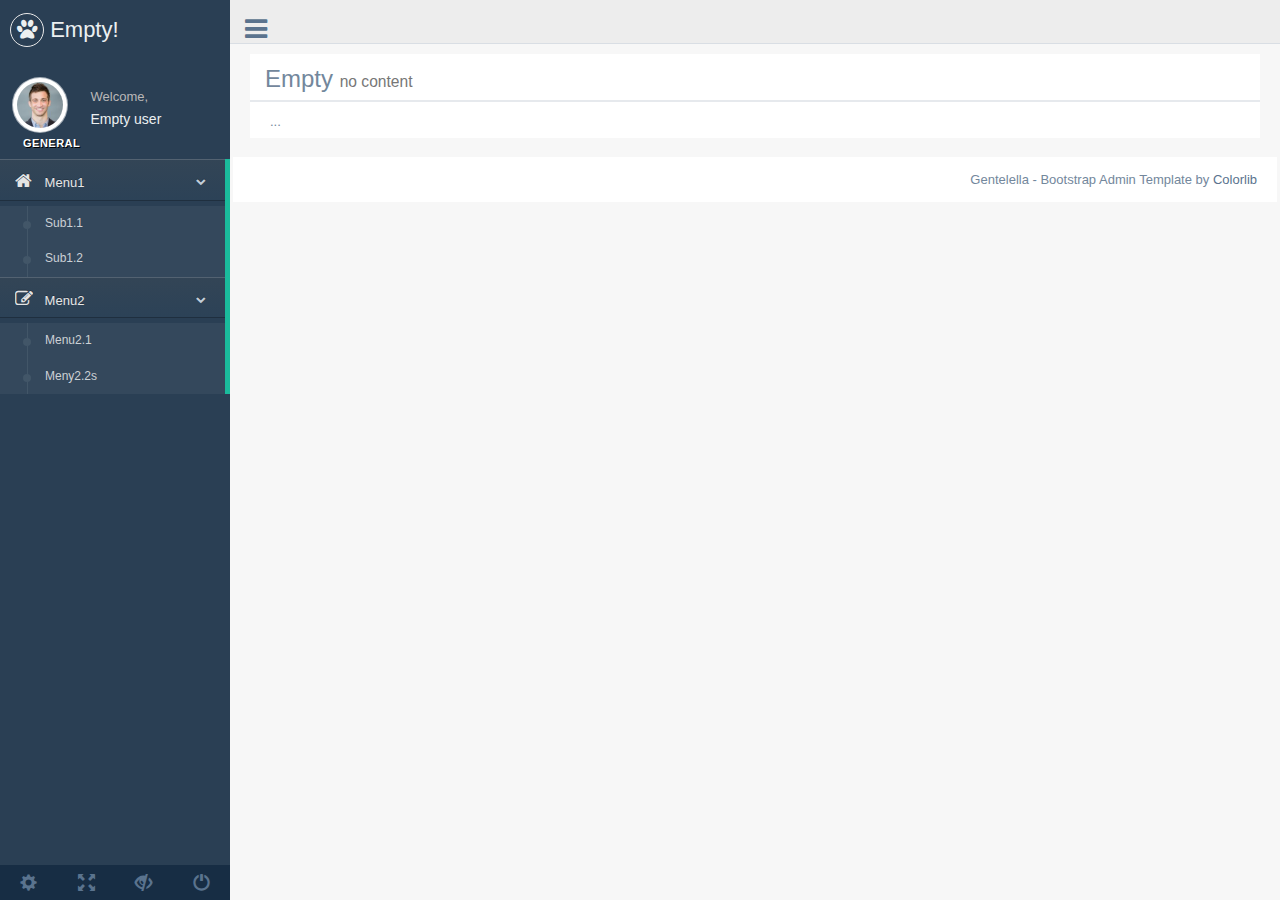
<file: src/magenta/static/gentelella/empty.html>
<!DOCTYPE html>
<html lang="en">

<head>
	<meta http-equiv="Content-Type" content="text/html; charset=UTF-8">
	<!-- Meta, title, CSS, favicons, etc. -->
	<meta charset="utf-8">
	<meta http-equiv="X-UA-Compatible" content="IE=edge">
	<meta name="viewport" content="width=device-width, initial-scale=1">

	<title>Gentallela Alela! | </title>

	<!-- Bootstrap core CSS -->

	<link href="css/bootstrap.min.css" rel="stylesheet">

	<link href="fonts/css/font-awesome.min.css" rel="stylesheet">
	<link href="css/animate.min.css" rel="stylesheet">

	<!-- Custom styling plus plugins -->
	<link href="css/custom.css" rel="stylesheet">
	<link rel="stylesheet" type="text/css" href="css/maps/jquery-jvectormap-2.0.3.css" />
	<link href="css/icheck/flat/green.css" rel="stylesheet" />
	<link href="css/floatexamples.css" rel="stylesheet" type="text/css" />

	<script src="js/jquery.min.js"></script>
	<script src="js/nprogress.js"></script>

	<!--[if lt IE 9]>
	<script src="../assets/js/ie8-responsive-file-warning.js"></script>
	<![endif]-->

	<!-- HTML5 shim and Respond.js for IE8 support of HTML5 elements and media queries -->
	<!--[if lt IE 9]>
	<script src="https://oss.maxcdn.com/html5shiv/3.7.2/html5shiv.min.js"></script>
	<script src="https://oss.maxcdn.com/respond/1.4.2/respond.min.js"></script>
	<![endif]-->

</head>


<body class="nav-md">

	<div class="container body">
		<div class="main_container">
			<div class="col-md-3 left_col">
				<div class="left_col scroll-view">

					<div class="navbar nav_title" style="border: 0;">
						<a href="index.html" class="site_title"><i class="fa fa-paw"></i> <span>Empty!</span></a>
					</div>
					<div class="clearfix"></div>

					<!-- menu prile quick info -->
					<div class="profile">
						<div class="profile_pic">
							<img src="images/img.jpg" alt="..." class="img-circle profile_img">
						</div>
						<div class="profile_info">
							<span>Welcome,</span>
							<h2>Empty user</h2>
						</div>
					</div>
					<!-- /menu prile quick info -->

					<br />

					<!-- sidebar menu -->
					<div id="sidebar-menu" class="main_menu_side hidden-print main_menu">

						<div class="menu_section">
							<h3>General</h3>
							<ul class="nav side-menu">
								<li><a><i class="fa fa-home"></i> Menu1 <span class="fa fa-chevron-down"></span></a>
									<ul class="nav child_menu" style="display: none">
										<li><a href="empty.html">Sub1.1</a>
										</li>
										<li><a href="empty.html">Sub1.2</a>
										</li>
									</ul>
								</li>
								<li><a><i class="fa fa-edit"></i> Menu2 <span class="fa fa-chevron-down"></span></a>
									<ul class="nav child_menu" style="display: none">
										<li><a href="empty.html">Menu2.1</a>
										</li>
										<li><a href="empty.html">Meny2.2s</a>
										</li>
									</ul>
								</li>
							</ul>
						</div>
					</div>
					<!-- /sidebar menu -->

					<!-- /menu footer buttons -->
					<div class="sidebar-footer hidden-small">
						<a data-toggle="tooltip" data-placement="top" title="Settings">
							<span class="glyphicon glyphicon-cog" aria-hidden="true"></span>
						</a>
						<a data-toggle="tooltip" data-placement="top" title="FullScreen">
							<span class="glyphicon glyphicon-fullscreen" aria-hidden="true"></span>
						</a>
						<a data-toggle="tooltip" data-placement="top" title="Lock">
							<span class="glyphicon glyphicon-eye-close" aria-hidden="true"></span>
						</a>
						<a data-toggle="tooltip" data-placement="top" title="Logout">
							<span class="glyphicon glyphicon-off" aria-hidden="true"></span>
						</a>
					</div>
					<!-- /menu footer buttons -->
				</div>
			</div>

			<!-- top navigation -->
			<div class="top_nav">

				<div class="nav_menu">
					<nav class="" role="navigation">
						<div class="nav toggle">
							<a id="menu_toggle"><i class="fa fa-bars"></i></a>
						</div>
					</nav>
				</div>

			</div>
			<!-- /top navigation -->


			<!-- page content -->
			<div class="right_col" role="main">

				<div class="row">
					<div class="col-md-12 col-sm-12 col-xs-12">
						<div class="dashboard_graph">

							<div class="row x_title">
								<div class="col-md-6">
									<h3>Empty <small>no content</small></h3>
								</div>
								<div class="col-md-6">

								</div>
							</div>

							<div class="col-md-12 col-sm-12 col-xs-12">
								...
							</div>

							<div class="clearfix"></div>
						</div>
					</div>

				</div>
				<br />

				<!-- footer content -->

				<footer>
					<div class="copyright-info">
						<p class="pull-right">Gentelella - Bootstrap Admin Template by <a href="https://colorlib.com">Colorlib</a>		
						</p>
					</div>
					<div class="clearfix"></div>
				</footer>
				<!-- /footer content -->
			</div>
			<!-- /page content -->

		</div>

	</div>

	<div id="custom_notifications" class="custom-notifications dsp_none">
		<ul class="list-unstyled notifications clearfix" data-tabbed_notifications="notif-group">
		</ul>
		<div class="clearfix"></div>
		<div id="notif-group" class="tabbed_notifications"></div>
	</div>

	<script src="js/bootstrap.min.js"></script>

	<!-- gauge js -->
	<script type="text/javascript" src="js/gauge/gauge.min.js"></script>
	<script type="text/javascript" src="js/gauge/gauge_demo.js"></script>
	<!-- chart js -->
	<script src="js/chartjs/chart.min.js"></script>
	<!-- bootstrap progress js -->
	<script src="js/progressbar/bootstrap-progressbar.min.js"></script>
	<script src="js/nicescroll/jquery.nicescroll.min.js"></script>
	<!-- icheck -->
	<script src="js/icheck/icheck.min.js"></script>
	<!-- daterangepicker -->
	<script type="text/javascript" src="js/moment/moment.min.js"></script>
	<script type="text/javascript" src="js/datepicker/daterangepicker.js"></script>

	<script src="js/custom.js"></script>

	<!-- flot js -->
	<!--[if lte IE 8]><script type="text/javascript" src="js/excanvas.min.js"></script><![endif]-->
	<script type="text/javascript" src="js/flot/jquery.flot.js"></script>
	<script type="text/javascript" src="js/flot/jquery.flot.pie.js"></script>
	<script type="text/javascript" src="js/flot/jquery.flot.orderBars.js"></script>
	<script type="text/javascript" src="js/flot/jquery.flot.time.min.js"></script>
	<script type="text/javascript" src="js/flot/date.js"></script>
	<script type="text/javascript" src="js/flot/jquery.flot.spline.js"></script>
	<script type="text/javascript" src="js/flot/jquery.flot.stack.js"></script>
	<script type="text/javascript" src="js/flot/curvedLines.js"></script>
	<script type="text/javascript" src="js/flot/jquery.flot.resize.js"></script>
	<script>
		$(document).ready(function() {
			// [17, 74, 6, 39, 20, 85, 7]
			//[82, 23, 66, 9, 99, 6, 2]
			var data1 = [
				[gd(2012, 1, 1), 17],
				[gd(2012, 1, 2), 74],
				[gd(2012, 1, 3), 6],
				[gd(2012, 1, 4), 39],
				[gd(2012, 1, 5), 20],
				[gd(2012, 1, 6), 85],
				[gd(2012, 1, 7), 7]
			];

			var data2 = [
				[gd(2012, 1, 1), 82],
				[gd(2012, 1, 2), 23],
				[gd(2012, 1, 3), 66],
				[gd(2012, 1, 4), 9],
				[gd(2012, 1, 5), 119],
				[gd(2012, 1, 6), 6],
				[gd(2012, 1, 7), 9]
			];
			$("#canvas_dahs").length && $.plot($("#canvas_dahs"), [
				data1, data2
			], {
				series: {
					lines: {
						show: false,
						fill: true
					},
					splines: {
						show: true,
						tension: 0.4,
						lineWidth: 1,
						fill: 0.4
					},
					points: {
						radius: 0,
						show: true
					},
					shadowSize: 2
				},
				grid: {
					verticalLines: true,
					hoverable: true,
					clickable: true,
					tickColor: "#d5d5d5",
					borderWidth: 1,
					color: '#fff'
				},
				colors: ["rgba(38, 185, 154, 0.38)", "rgba(3, 88, 106, 0.38)"],
				xaxis: {
					tickColor: "rgba(51, 51, 51, 0.06)",
					mode: "time",
					tickSize: [1, "day"],
					//tickLength: 10,
					axisLabel: "Date",
					axisLabelUseCanvas: true,
					axisLabelFontSizePixels: 12,
					axisLabelFontFamily: 'Verdana, Arial',
					axisLabelPadding: 10
						//mode: "time", timeformat: "%m/%d/%y", minTickSize: [1, "day"]
				},
				yaxis: {
					ticks: 8,
					tickColor: "rgba(51, 51, 51, 0.06)",
				},
				tooltip: false
			});

			function gd(year, month, day) {
				return new Date(year, month - 1, day).getTime();
			}
		});
	</script>

	<!-- worldmap -->
	<script type="text/javascript" src="js/maps/jquery-jvectormap-2.0.3.min.js"></script>
	<script type="text/javascript" src="js/maps/gdp-data.js"></script>
	<script type="text/javascript" src="js/maps/jquery-jvectormap-world-mill-en.js"></script>
	<script type="text/javascript" src="js/maps/jquery-jvectormap-us-aea-en.js"></script>
	<!-- pace -->
	<script src="js/pace/pace.min.js"></script>
	<script>
		$(function() {
			$('#world-map-gdp').vectorMap({
				map: 'world_mill_en',
				backgroundColor: 'transparent',
				zoomOnScroll: false,
				series: {
					regions: [{
						values: gdpData,
						scale: ['#E6F2F0', '#149B7E'],
						normalizeFunction: 'polynomial'
					}]
				},
				onRegionTipShow: function(e, el, code) {
					el.html(el.html() + ' (GDP - ' + gdpData[code] + ')');
				}
			});
		});
	</script>
	<!-- skycons -->
	<script src="js/skycons/skycons.min.js"></script>
	<script>
		var icons = new Skycons({
				"color": "#73879C"
			}),
			list = [
				"clear-day", "clear-night", "partly-cloudy-day",
				"partly-cloudy-night", "cloudy", "rain", "sleet", "snow", "wind",
				"fog"
			],
			i;

		for (i = list.length; i--;)
			icons.set(list[i], list[i]);

		icons.play();
	</script>

	<!-- dashbord linegraph -->
	<script>
		var doughnutData = [{
			value: 30,
			color: "#455C73"
		}, {
			value: 30,
			color: "#9B59B6"
		}, {
			value: 60,
			color: "#BDC3C7"
		}, {
			value: 100,
			color: "#26B99A"
		}, {
			value: 120,
			color: "#3498DB"
		}];
		var myDoughnut = new Chart(document.getElementById("canvas1").getContext("2d")).Doughnut(doughnutData);
	</script>
	<!-- /dashbord linegraph -->
	<!-- datepicker -->
	<script type="text/javascript">
		$(document).ready(function() {

			var cb = function(start, end, label) {
				console.log(start.toISOString(), end.toISOString(), label);
				$('#reportrange span').html(start.format('MMMM D, YYYY') + ' - ' + end.format('MMMM D, YYYY'));
				//alert("Callback has fired: [" + start.format('MMMM D, YYYY') + " to " + end.format('MMMM D, YYYY') + ", label = " + label + "]");
			}

			var optionSet1 = {
				startDate: moment().subtract(29, 'days'),
				endDate: moment(),
				minDate: '01/01/2012',
				maxDate: '12/31/2015',
				dateLimit: {
					days: 60
				},
				showDropdowns: true,
				showWeekNumbers: true,
				timePicker: false,
				timePickerIncrement: 1,
				timePicker12Hour: true,
				ranges: {
					'Today': [moment(), moment()],
					'Yesterday': [moment().subtract(1, 'days'), moment().subtract(1, 'days')],
					'Last 7 Days': [moment().subtract(6, 'days'), moment()],
					'Last 30 Days': [moment().subtract(29, 'days'), moment()],
					'This Month': [moment().startOf('month'), moment().endOf('month')],
					'Last Month': [moment().subtract(1, 'month').startOf('month'), moment().subtract(1, 'month').endOf('month')]
				},
				opens: 'left',
				buttonClasses: ['btn btn-default'],
				applyClass: 'btn-small btn-primary',
				cancelClass: 'btn-small',
				format: 'MM/DD/YYYY',
				separator: ' to ',
				locale: {
					applyLabel: 'Submit',
					cancelLabel: 'Clear',
					fromLabel: 'From',
					toLabel: 'To',
					customRangeLabel: 'Custom',
					daysOfWeek: ['Su', 'Mo', 'Tu', 'We', 'Th', 'Fr', 'Sa'],
					monthNames: ['January', 'February', 'March', 'April', 'May', 'June', 'July', 'August', 'September', 'October', 'November', 'December'],
					firstDay: 1
				}
			};
			$('#reportrange span').html(moment().subtract(29, 'days').format('MMMM D, YYYY') + ' - ' + moment().format('MMMM D, YYYY'));
			$('#reportrange').daterangepicker(optionSet1, cb);
			$('#reportrange').on('show.daterangepicker', function() {
				console.log("show event fired");
			});
			$('#reportrange').on('hide.daterangepicker', function() {
				console.log("hide event fired");
			});
			$('#reportrange').on('apply.daterangepicker', function(ev, picker) {
				console.log("apply event fired, start/end dates are " + picker.startDate.format('MMMM D, YYYY') + " to " + picker.endDate.format('MMMM D, YYYY'));
			});
			$('#reportrange').on('cancel.daterangepicker', function(ev, picker) {
				console.log("cancel event fired");
			});
			$('#options1').click(function() {
				$('#reportrange').data('daterangepicker').setOptions(optionSet1, cb);
			});
			$('#options2').click(function() {
				$('#reportrange').data('daterangepicker').setOptions(optionSet2, cb);
			});
			$('#destroy').click(function() {
				$('#reportrange').data('daterangepicker').remove();
			});
		});
	</script>
	<script>
		NProgress.done();
	</script>
	<!-- /datepicker -->
	<!-- /footer content -->
</body>

</html>
</file>
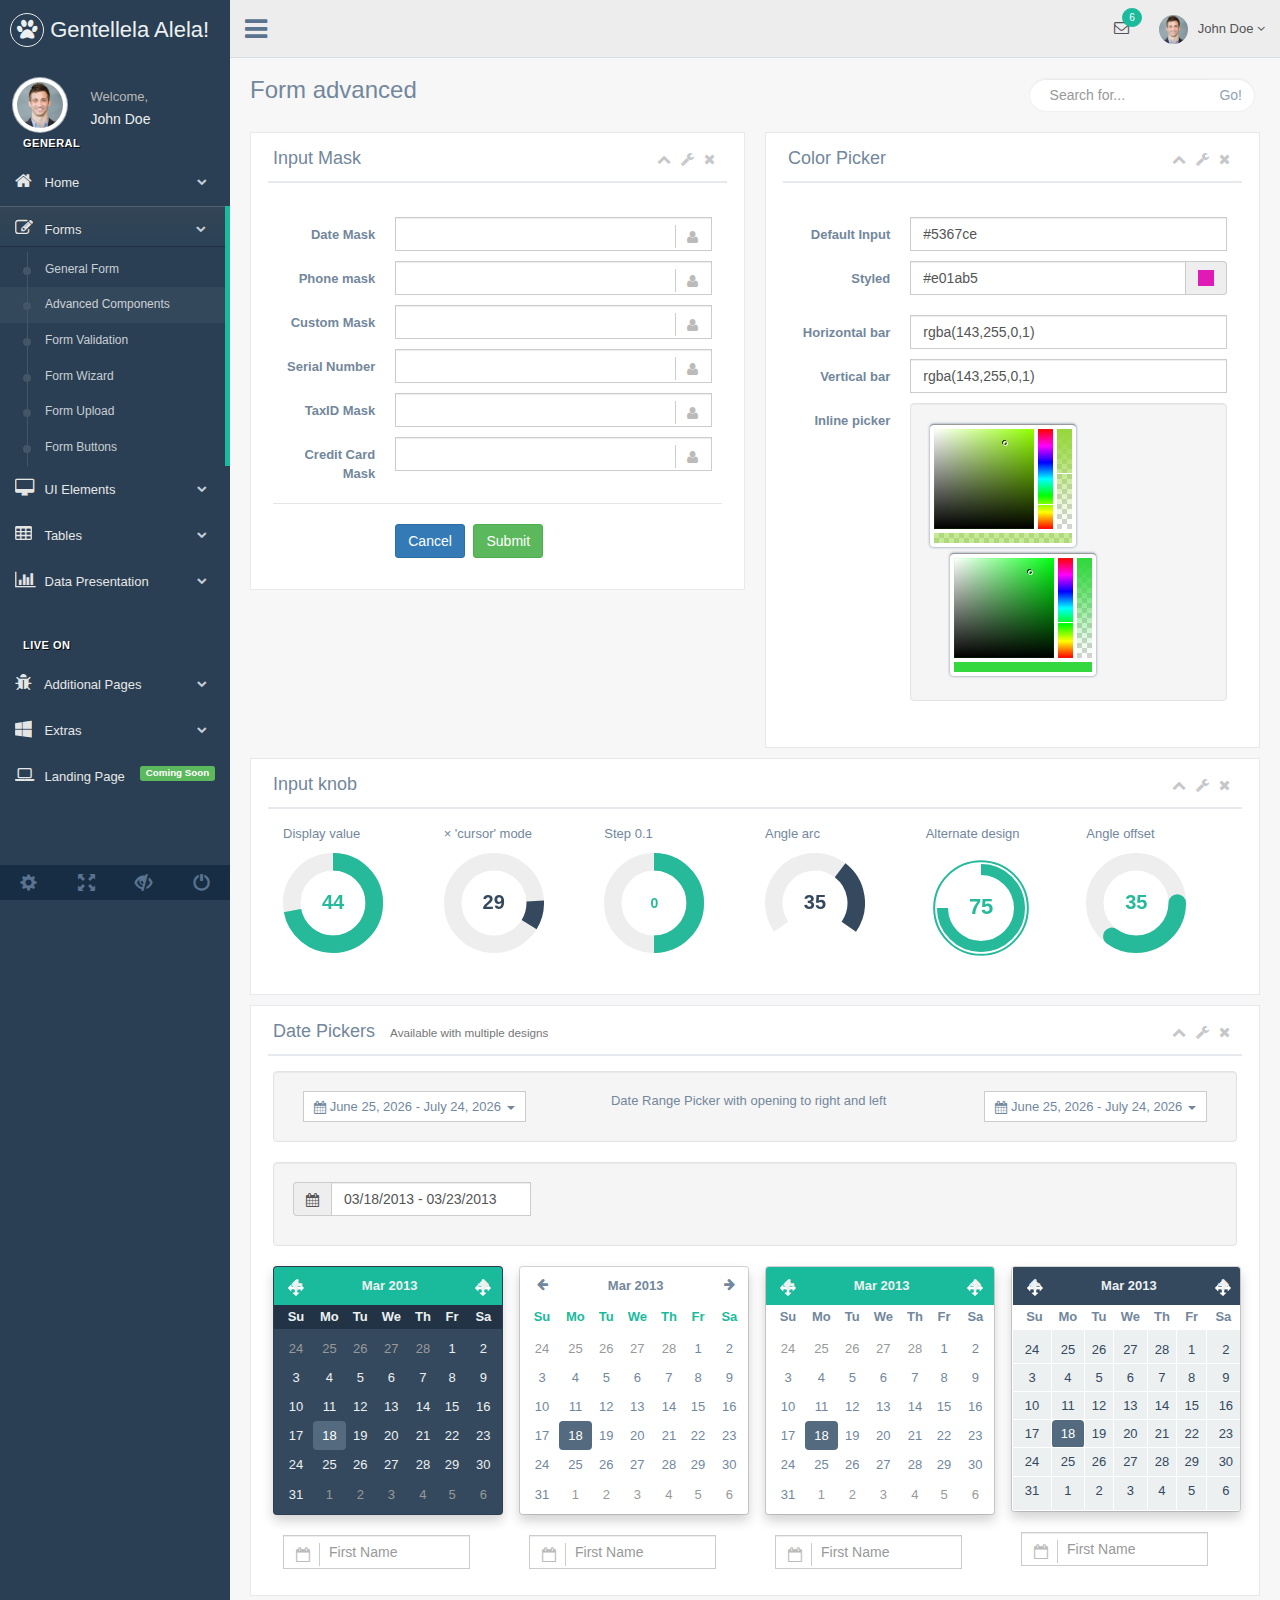
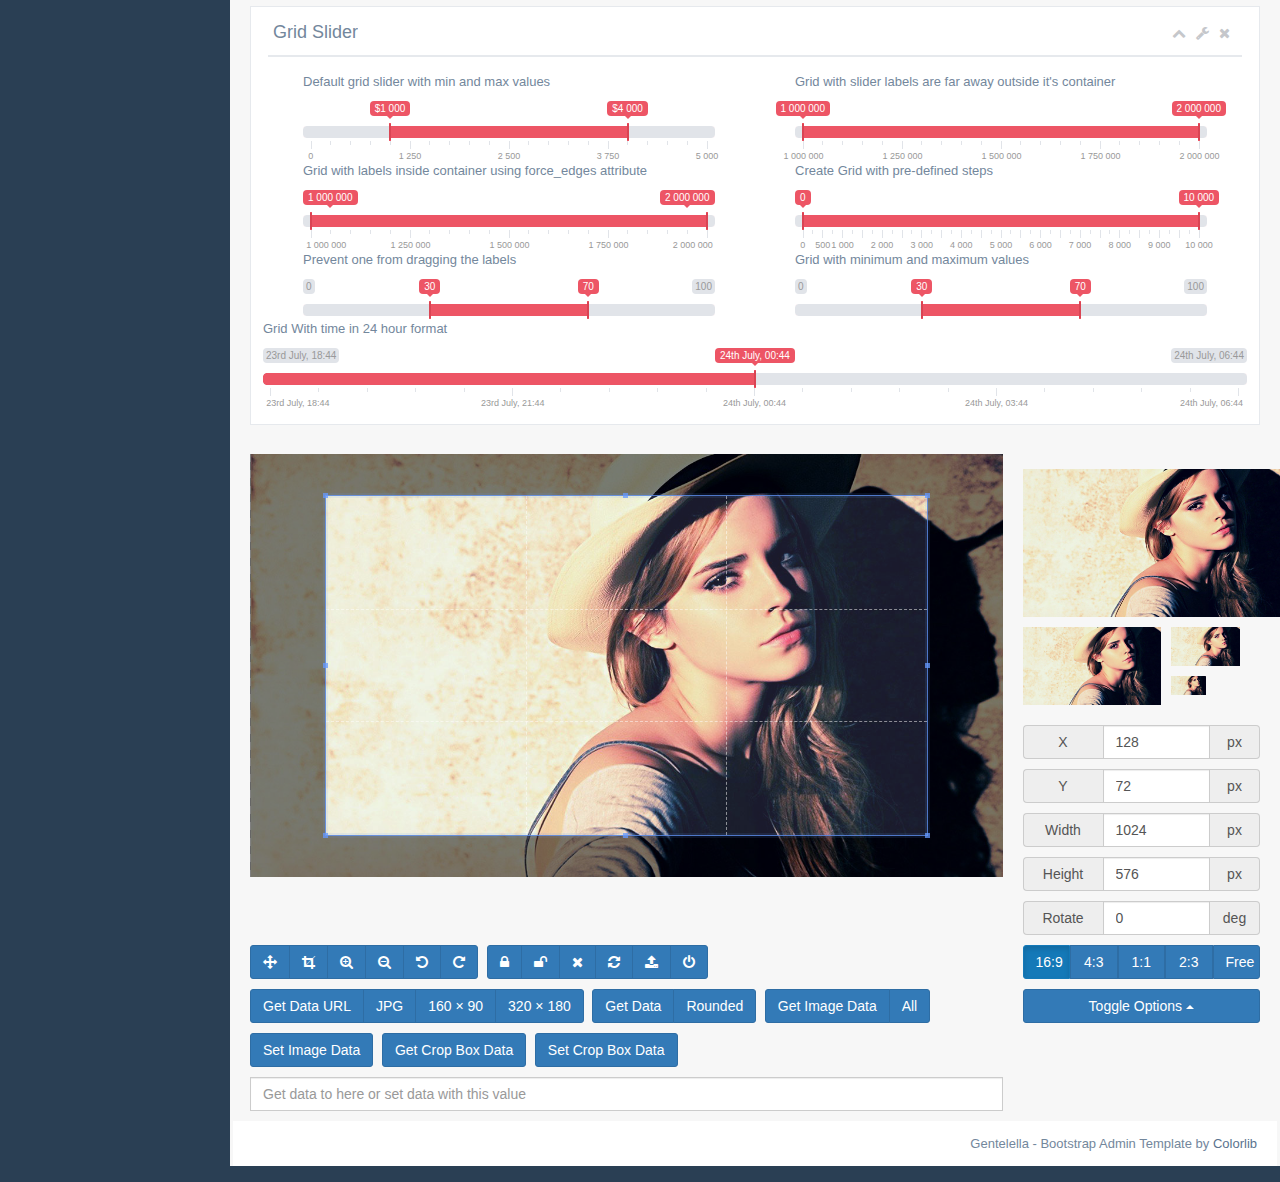
<file: src/magenta/static/gentelella/form_advanced.html>
<!DOCTYPE html>
<html lang="en">

<head>
  <meta http-equiv="Content-Type" content="text/html; charset=UTF-8">
  <!-- Meta, title, CSS, favicons, etc. -->
  <meta charset="utf-8">
  <meta http-equiv="X-UA-Compatible" content="IE=edge">
  <meta name="viewport" content="width=device-width, initial-scale=1">

  <title>Gentallela Alela! | </title>

  <!-- Bootstrap core CSS -->

  <link href="css/bootstrap.min.css" rel="stylesheet">

  <link href="fonts/css/font-awesome.min.css" rel="stylesheet">
  <link href="css/animate.min.css" rel="stylesheet">

  <!-- Custom styling plus plugins -->
  <link href="css/custom.css" rel="stylesheet">
  <link href="css/icheck/flat/green.css" rel="stylesheet">
  <!-- ion_range -->
  <link rel="stylesheet" href="css/normalize.css" />
  <link rel="stylesheet" href="css/ion.rangeSlider.css" />
  <link rel="stylesheet" href="css/ion.rangeSlider.skinFlat.css" />

  <!-- colorpicker -->
  <link href="css/colorpicker/bootstrap-colorpicker.min.css" rel="stylesheet">

  <script src="js/jquery.min.js"></script>

  <!--[if lt IE 9]>
        <script src="../assets/js/ie8-responsive-file-warning.js"></script>
        <![endif]-->

  <!-- HTML5 shim and Respond.js for IE8 support of HTML5 elements and media queries -->
  <!--[if lt IE 9]>
          <script src="https://oss.maxcdn.com/html5shiv/3.7.2/html5shiv.min.js"></script>
          <script src="https://oss.maxcdn.com/respond/1.4.2/respond.min.js"></script>
        <![endif]-->

</head>


<body class="nav-md">

  <div class="container body">


    <div class="main_container">

      <div class="col-md-3 left_col">
        <div class="left_col scroll-view">

          <div class="navbar nav_title" style="border: 0;">
            <a href="index.html" class="site_title"><i class="fa fa-paw"></i> <span>Gentellela Alela!</span></a>
          </div>
          <div class="clearfix"></div>


          <!-- menu prile quick info -->
          <div class="profile">
            <div class="profile_pic">
              <img src="images/img.jpg" alt="..." class="img-circle profile_img">
            </div>
            <div class="profile_info">
              <span>Welcome,</span>
              <h2>John Doe</h2>
            </div>
          </div>
          <!-- /menu prile quick info -->

          <br />

          <!-- sidebar menu -->
          <div id="sidebar-menu" class="main_menu_side hidden-print main_menu">

            <div class="menu_section">
              <h3>General</h3>
              <ul class="nav side-menu">
                <li><a><i class="fa fa-home"></i> Home <span class="fa fa-chevron-down"></span></a>
                  <ul class="nav child_menu" style="display: none">
                    <li><a href="index.html">Dashboard</a>
                    </li>
                    <li><a href="index2.html">Dashboard2</a>
                    </li>
                    <li><a href="index3.html">Dashboard3</a>
                    </li>
                  </ul>
                </li>
                <li><a><i class="fa fa-edit"></i> Forms <span class="fa fa-chevron-down"></span></a>
                  <ul class="nav child_menu" style="display: none">
                    <li><a href="form.html">General Form</a>
                    </li>
                    <li><a href="form_advanced.html">Advanced Components</a>
                    </li>
                    <li><a href="form_validation.html">Form Validation</a>
                    </li>
                    <li><a href="form_wizards.html">Form Wizard</a>
                    </li>
                    <li><a href="form_upload.html">Form Upload</a>
                    </li>
                    <li><a href="form_buttons.html">Form Buttons</a>
                    </li>
                  </ul>
                </li>
                <li><a><i class="fa fa-desktop"></i> UI Elements <span class="fa fa-chevron-down"></span></a>
                  <ul class="nav child_menu" style="display: none">
                    <li><a href="general_elements.html">General Elements</a>
                    </li>
                    <li><a href="media_gallery.html">Media Gallery</a>
                    </li>
                    <li><a href="typography.html">Typography</a>
                    </li>
                    <li><a href="icons.html">Icons</a>
                    </li>
                    <li><a href="glyphicons.html">Glyphicons</a>
                    </li>
                    <li><a href="widgets.html">Widgets</a>
                    </li>
                    <li><a href="invoice.html">Invoice</a>
                    </li>
                    <li><a href="inbox.html">Inbox</a>
                    </li>
                    <li><a href="calender.html">Calender</a>
                    </li>
                  </ul>
                </li>
                <li><a><i class="fa fa-table"></i> Tables <span class="fa fa-chevron-down"></span></a>
                  <ul class="nav child_menu" style="display: none">
                    <li><a href="tables.html">Tables</a>
                    </li>
                    <li><a href="tables_dynamic.html">Table Dynamic</a>
                    </li>
                  </ul>
                </li>
                <li><a><i class="fa fa-bar-chart-o"></i> Data Presentation <span class="fa fa-chevron-down"></span></a>
                  <ul class="nav child_menu" style="display: none">
                    <li><a href="chartjs.html">Chart JS</a>
                    </li>
                    <li><a href="chartjs2.html">Chart JS2</a>
                    </li>
                    <li><a href="morisjs.html">Moris JS</a>
                    </li>
                    <li><a href="echarts.html">ECharts </a>
                    </li>
                    <li><a href="other_charts.html">Other Charts </a>
                    </li>
                  </ul>
                </li>
              </ul>
            </div>
            <div class="menu_section">
              <h3>Live On</h3>
              <ul class="nav side-menu">
                <li><a><i class="fa fa-bug"></i> Additional Pages <span class="fa fa-chevron-down"></span></a>
                  <ul class="nav child_menu" style="display: none">
                    <li><a href="e_commerce.html">E-commerce</a>
                    </li>
                    <li><a href="projects.html">Projects</a>
                    </li>
                    <li><a href="project_detail.html">Project Detail</a>
                    </li>
                    <li><a href="contacts.html">Contacts</a>
                    </li>
                    <li><a href="profile.html">Profile</a>
                    </li>
                  </ul>
                </li>
                <li><a><i class="fa fa-windows"></i> Extras <span class="fa fa-chevron-down"></span></a>
                  <ul class="nav child_menu" style="display: none">
                    <li><a href="page_404.html">404 Error</a>
                    </li>
                    <li><a href="page_500.html">500 Error</a>
                    </li>
                    <li><a href="plain_page.html">Plain Page</a>
                    </li>
                    <li><a href="login.html">Login Page</a>
                    </li>
                    <li><a href="pricing_tables.html">Pricing Tables</a>
                    </li>

                  </ul>
                </li>
                <li><a><i class="fa fa-laptop"></i> Landing Page <span class="label label-success pull-right">Coming Soon</span></a>
                </li>
              </ul>
            </div>

          </div>
          <!-- /sidebar menu -->

          <!-- /menu footer buttons -->
          <div class="sidebar-footer hidden-small">
            <a data-toggle="tooltip" data-placement="top" title="Settings">
              <span class="glyphicon glyphicon-cog" aria-hidden="true"></span>
            </a>
            <a data-toggle="tooltip" data-placement="top" title="FullScreen">
              <span class="glyphicon glyphicon-fullscreen" aria-hidden="true"></span>
            </a>
            <a data-toggle="tooltip" data-placement="top" title="Lock">
              <span class="glyphicon glyphicon-eye-close" aria-hidden="true"></span>
            </a>
            <a data-toggle="tooltip" data-placement="top" title="Logout">
              <span class="glyphicon glyphicon-off" aria-hidden="true"></span>
            </a>
          </div>
          <!-- /menu footer buttons -->
        </div>
      </div>

      <!-- top navigation -->
      <div class="top_nav">

        <div class="nav_menu">
          <nav class="" role="navigation">
            <div class="nav toggle">
              <a id="menu_toggle"><i class="fa fa-bars"></i></a>
            </div>

            <ul class="nav navbar-nav navbar-right">
              <li class="">
                <a href="javascript:;" class="user-profile dropdown-toggle" data-toggle="dropdown" aria-expanded="false">
                  <img src="images/img.jpg" alt="">John Doe
                  <span class=" fa fa-angle-down"></span>
                </a>
                <ul class="dropdown-menu dropdown-usermenu animated fadeInDown pull-right">
                  <li><a href="javascript:;">  Profile</a>
                  </li>
                  <li>
                    <a href="javascript:;">
                      <span class="badge bg-red pull-right">50%</span>
                      <span>Settings</span>
                    </a>
                  </li>
                  <li>
                    <a href="javascript:;">Help</a>
                  </li>
                  <li><a href="login.html"><i class="fa fa-sign-out pull-right"></i> Log Out</a>
                  </li>
                </ul>
              </li>

              <li role="presentation" class="dropdown">
                <a href="javascript:;" class="dropdown-toggle info-number" data-toggle="dropdown" aria-expanded="false">
                  <i class="fa fa-envelope-o"></i>
                  <span class="badge bg-green">6</span>
                </a>
                <ul id="menu1" class="dropdown-menu list-unstyled msg_list animated fadeInDown" role="menu">
                  <li>
                    <a>
                      <span class="image">
                                        <img src="images/img.jpg" alt="Profile Image" />
                                    </span>
                      <span>
                                        <span>John Smith</span>
                      <span class="time">3 mins ago</span>
                      </span>
                      <span class="message">
                                        Film festivals used to be do-or-die moments for movie makers. They were where...
                                    </span>
                    </a>
                  </li>
                  <li>
                    <a>
                      <span class="image">
                                        <img src="images/img.jpg" alt="Profile Image" />
                                    </span>
                      <span>
                                        <span>John Smith</span>
                      <span class="time">3 mins ago</span>
                      </span>
                      <span class="message">
                                        Film festivals used to be do-or-die moments for movie makers. They were where...
                                    </span>
                    </a>
                  </li>
                  <li>
                    <a>
                      <span class="image">
                                        <img src="images/img.jpg" alt="Profile Image" />
                                    </span>
                      <span>
                                        <span>John Smith</span>
                      <span class="time">3 mins ago</span>
                      </span>
                      <span class="message">
                                        Film festivals used to be do-or-die moments for movie makers. They were where...
                                    </span>
                    </a>
                  </li>
                  <li>
                    <a>
                      <span class="image">
                                        <img src="images/img.jpg" alt="Profile Image" />
                                    </span>
                      <span>
                                        <span>John Smith</span>
                      <span class="time">3 mins ago</span>
                      </span>
                      <span class="message">
                                        Film festivals used to be do-or-die moments for movie makers. They were where...
                                    </span>
                    </a>
                  </li>
                  <li>
                    <div class="text-center">
                      <a>
                        <strong>See All Alerts</strong>
                        <i class="fa fa-angle-right"></i>
                      </a>
                    </div>
                  </li>
                </ul>
              </li>

            </ul>
          </nav>
        </div>

      </div>
      <!-- /top navigation -->

      <!-- page content -->
      <div class="right_col" role="main">

        <div class="">
          <div class="page-title">
            <div class="title_left">
              <h3>
                    Form advanced
                </h3>
            </div>

            <div class="title_right">
              <div class="col-md-5 col-sm-5 col-xs-12 form-group pull-right top_search">
                <div class="input-group">
                  <input type="text" class="form-control" placeholder="Search for...">
                  <span class="input-group-btn">
                            <button class="btn btn-default" type="button">Go!</button>
                        </span>
                </div>
              </div>
            </div>
          </div>
          <div class="clearfix"></div>



          <div class="row">

            <!-- form input mask -->
            <div class="col-md-6 col-sm-12 col-xs-12">
              <div class="x_panel">
                <div class="x_title">
                  <h2>Input Mask</h2>
                  <ul class="nav navbar-right panel_toolbox">
                    <li><a class="collapse-link"><i class="fa fa-chevron-up"></i></a>
                    </li>
                    <li class="dropdown">
                      <a href="#" class="dropdown-toggle" data-toggle="dropdown" role="button" aria-expanded="false"><i class="fa fa-wrench"></i></a>
                      <ul class="dropdown-menu" role="menu">
                        <li><a href="#">Settings 1</a>
                        </li>
                        <li><a href="#">Settings 2</a>
                        </li>
                      </ul>
                    </li>
                    <li><a class="close-link"><i class="fa fa-close"></i></a>
                    </li>
                  </ul>
                  <div class="clearfix"></div>
                </div>
                <div class="x_content">
                  <br />
                  <form class="form-horizontal form-label-left">

                    <div class="form-group">
                      <label class="control-label col-md-3 col-sm-3 col-xs-3">Date Mask</label>
                      <div class="col-md-9 col-sm-9 col-xs-9">
                        <input type="text" class="form-control" data-inputmask="'mask': '99/99/9999'">
                        <span class="fa fa-user form-control-feedback right" aria-hidden="true"></span>
                      </div>
                    </div>
                    <div class="form-group">
                      <label class="control-label col-md-3 col-sm-3 col-xs-3">Phone mask</label>
                      <div class="col-md-9 col-sm-9 col-xs-9">
                        <input type="text" class="form-control" data-inputmask="'mask' : '(999) 999-9999'">
                        <span class="fa fa-user form-control-feedback right" aria-hidden="true"></span>
                      </div>
                    </div>
                    <div class="form-group">
                      <label class="control-label col-md-3 col-sm-3 col-xs-3">Custom Mask</label>
                      <div class="col-md-9 col-sm-9 col-xs-9">
                        <input type="text" class="form-control" data-inputmask="'mask': '99-999999'">
                        <span class="fa fa-user form-control-feedback right" aria-hidden="true"></span>
                      </div>
                    </div>
                    <div class="form-group">
                      <label class="control-label col-md-3 col-sm-3 col-xs-3">Serial Number</label>
                      <div class="col-md-9 col-sm-9 col-xs-9">
                        <input type="text" class="form-control" data-inputmask="'mask' : '****-****-****-****-****-***'">
                        <span class="fa fa-user form-control-feedback right" aria-hidden="true"></span>
                      </div>
                    </div>
                    <div class="form-group">
                      <label class="control-label col-md-3 col-sm-3 col-xs-3">TaxID Mask</label>
                      <div class="col-md-9 col-sm-9 col-xs-9">
                        <input type="text" class="form-control" data-inputmask="'mask' : '99-99999999'">
                        <span class="fa fa-user form-control-feedback right" aria-hidden="true"></span>
                      </div>
                    </div>
                    <div class="form-group">
                      <label class="control-label col-md-3 col-sm-3 col-xs-3">Credit Card Mask</label>
                      <div class="col-md-9 col-sm-9 col-xs-9">
                        <input type="text" class="form-control" data-inputmask="'mask' : '9999-9999-9999-9999'">
                        <span class="fa fa-user form-control-feedback right" aria-hidden="true"></span>
                      </div>
                    </div>
                    <div class="ln_solid"></div>

                    <div class="form-group">
                      <div class="col-md-9 col-md-offset-3">
                        <button type="submit" class="btn btn-primary">Cancel</button>
                        <button type="submit" class="btn btn-success">Submit</button>
                      </div>
                    </div>

                  </form>
                </div>
              </div>
            </div>
            <!-- /form input mask -->

            <!-- form color picker -->
            <div class="col-md-6 col-sm-12 col-xs-12">
              <div class="x_panel">
                <div class="x_title">
                  <h2>Color Picker</h2>
                  <ul class="nav navbar-right panel_toolbox">
                    <li><a class="collapse-link"><i class="fa fa-chevron-up"></i></a>
                    </li>
                    <li class="dropdown">
                      <a href="#" class="dropdown-toggle" data-toggle="dropdown" role="button" aria-expanded="false"><i class="fa fa-wrench"></i></a>
                      <ul class="dropdown-menu" role="menu">
                        <li><a href="#">Settings 1</a>
                        </li>
                        <li><a href="#">Settings 2</a>
                        </li>
                      </ul>
                    </li>
                    <li><a class="close-link"><i class="fa fa-close"></i></a>
                    </li>
                  </ul>
                  <div class="clearfix"></div>
                </div>
                <div class="x_content">
                  <br />
                  <form class="form-horizontal form-label-left">

                    <div class="form-group">
                      <label class="control-label col-md-3 col-sm-3 col-xs-12">Default Input</label>
                      <div class="col-md-9 col-sm-9 col-xs-12">
                        <input type="text" class="demo1 form-control" value="#5367ce" />
                      </div>
                    </div>
                    <div class="form-group">
                      <label class="control-label col-md-3 col-sm-3 col-xs-12">Styled</label>
                      <div class="col-md-9 col-sm-9 col-xs-12">
                        <div class="input-group demo2">
                          <input type="text" value="#e01ab5" class="form-control" />
                          <span class="input-group-addon"><i></i></span>
                        </div>
                      </div>
                    </div>
                    <div class="form-group">
                      <label class="control-label col-md-3 col-sm-3 col-xs-12">Horizontal bar</label>
                      <div class="col-md-9 col-sm-9 col-xs-12">
                        <input type="text" class="form-control demo colorpicker-element" data-horizontal="true" id="demo_forceformat" value="#8fff00">
                      </div>
                    </div>
                    <div class="form-group">
                      <label class="control-label col-md-3 col-sm-3 col-xs-12">Vertical bar</label>
                      <div class="col-md-9 col-sm-9 col-xs-12">
                        <input type="text" class="form-control demo colorpicker-element" id="demo_forceformat3" value="#8fff00">
                      </div>
                    </div>
                    <div class="form-group">
                      <label class="control-label col-md-3 col-sm-3 col-xs-12">Inline picker</label>
                      <div class="col-md-9 col-sm-9 col-xs-12">
                        <div class="well">
                          <div id="demo_cont" class="demo demo-auto inl-bl colorpicker-element" data-container="#demo_cont" data-color="rgba(150,216,62,0.55)" data-inline="true"></div>
                          <div class="demo demo-auto inl-bl colorpicker-element" data-container="true" data-color="rgb(50,216,62)" data-inline="true" style="margin-left:20px;"></div>
                        </div>
                      </div>
                    </div>

                  </form>
                </div>
              </div>
            </div>
            <!-- /form color picker -->

            <!-- form input knob -->
            <div class="col-md-12">
              <div class="x_panel">
                <div class="x_title">
                  <h2>Input knob</h2>
                  <ul class="nav navbar-right panel_toolbox">
                    <li><a class="collapse-link"><i class="fa fa-chevron-up"></i></a>
                    </li>
                    <li class="dropdown">
                      <a href="#" class="dropdown-toggle" data-toggle="dropdown" role="button" aria-expanded="false"><i class="fa fa-wrench"></i></a>
                      <ul class="dropdown-menu" role="menu">
                        <li><a href="#">Settings 1</a>
                        </li>
                        <li><a href="#">Settings 2</a>
                        </li>
                      </ul>
                    </li>
                    <li><a class="close-link"><i class="fa fa-close"></i></a>
                    </li>
                  </ul>
                  <div class="clearfix"></div>
                </div>
                <div class="x_content">
                  <div class="col-md-2">
                    <p>Display value</p>
                    <input class="knob" data-width="100" data-height="120" data-min="-100" data-displayPrevious=true data-fgColor="#26B99A" value="44">
                  </div>
                  <div class="col-md-2">
                    <p>&#215; 'cursor' mode</p>
                    <input class="knob" data-width="100" data-height="120" data-cursor=true data-fgColor="#34495E" value="29">
                  </div>
                  <div class="col-md-2">
                    <p>Step 0.1</p>
                    <input class="knob" data-width="100" data-height="120" data-min="-10000" data-displayPrevious=true data-fgColor="#26B99A" data-max="10000" data-step=".1" value="0">
                  </div>
                  <div class="col-md-2">
                    <p>Angle arc</p>
                    <input class="knob" data-width="100" data-height="120" data-angleOffset=-125 data-angleArc=250 data-fgColor="#34495E" data-rotation="anticlockwise" value="35">
                  </div>
                  <div class="col-md-2">
                    <p>Alternate design</p>
                    <input class="knob" data-width="110" data-height="120" data-displayPrevious=true data-fgColor="#26B99A" data-skin="tron" data-thickness=".2" value="75">
                  </div>
                  <div class="col-md-2">
                    <p>Angle offset</p>
                    <input class="knob" data-width="100" data-height="120" data-angleOffset=90 data-linecap=round data-fgColor="#26B99A" value="35">
                  </div>
                </div>
              </div>
            </div>
            <!-- /form input knob -->

          </div>




          <div class="row">
            <div class="col-md-12">

              <!-- form date pickers -->
              <div class="x_panel" style="">
                <div class="x_title">
                  <h2>Date Pickers <small> Available with multiple designs</small></h2>
                  <ul class="nav navbar-right panel_toolbox">
                    <li><a class="collapse-link"><i class="fa fa-chevron-up"></i></a>
                    </li>
                    <li class="dropdown">
                      <a href="#" class="dropdown-toggle" data-toggle="dropdown" role="button" aria-expanded="false"><i class="fa fa-wrench"></i></a>
                      <ul class="dropdown-menu" role="menu">
                        <li><a href="#">Settings 1</a>
                        </li>
                        <li><a href="#">Settings 2</a>
                        </li>
                      </ul>
                    </li>
                    <li><a class="close-link"><i class="fa fa-close"></i></a>
                    </li>
                  </ul>
                  <div class="clearfix"></div>
                </div>
                <div class="x_content">


                  <div class="well" style="overflow: auto">
                    <div class="col-md-4">
                      <div id="reportrange_right" class="pull-left" style="background: #fff; cursor: pointer; padding: 5px 10px; border: 1px solid #ccc">
                        <i class="glyphicon glyphicon-calendar fa fa-calendar"></i>
                        <span>December 30, 2014 - January 28, 2015</span> <b class="caret"></b>
                      </div>
                    </div>
                    <div class="col-md-4">
                      <p>Date Range Picker with opening to right and left</p>
                    </div>
                    <div class="col-md-4">
                      <div id="reportrange" class="pull-right" style="background: #fff; cursor: pointer; padding: 5px 10px; border: 1px solid #ccc">
                        <i class="glyphicon glyphicon-calendar fa fa-calendar"></i>
                        <span>December 30, 2014 - January 28, 2015</span> <b class="caret"></b>
                      </div>
                    </div>
                  </div>


                  <div class="well">

                    <form class="form-horizontal">
                      <fieldset>
                        <div class="control-group">
                          <div class="controls">
                            <div class="input-prepend input-group">
                              <span class="add-on input-group-addon"><i class="glyphicon glyphicon-calendar fa fa-calendar"></i></span>
                              <input type="text" style="width: 200px" name="reservation" id="reservation" class="form-control" value="03/18/2013 - 03/23/2013" />
                            </div>
                          </div>
                        </div>
                      </fieldset>
                    </form>



                  </div>
                  <div class="row">

                    <div class="col-md-3">
                      <div class="daterangepicker xdisplay picker_1 single opensright show-calendar">
                        <div class="calendar first single right" style="display: block;">
                          <div class="calendar-date">
                            <table class="table-condensed">
                              <thead>
                                <tr>
                                  <th class="prev available"><i class="fa fa-arrow-left icon icon-arrow-left glyphicon glyphicon-arrow-left"></i>
                                  </th>
                                  <th colspan="5" class="month">Mar 2013</th>
                                  <th class="next available"><i class="fa fa-arrow-right icon icon-arrow-right glyphicon glyphicon-arrow-right"></i>
                                  </th>
                                </tr>
                                <tr>
                                  <th>Su</th>
                                  <th>Mo</th>
                                  <th>Tu</th>
                                  <th>We</th>
                                  <th>Th</th>
                                  <th>Fr</th>
                                  <th>Sa</th>
                                </tr>
                              </thead>
                              <tbody>
                                <tr>
                                  <td class="available off" data-title="r0c0">24</td>
                                  <td class="available off" data-title="r0c1">25</td>
                                  <td class="available off" data-title="r0c2">26</td>
                                  <td class="available off" data-title="r0c3">27</td>
                                  <td class="available off" data-title="r0c4">28</td>
                                  <td class="available" data-title="r0c5">1</td>
                                  <td class="available" data-title="r0c6">2</td>
                                </tr>
                                <tr>
                                  <td class="available" data-title="r1c0">3</td>
                                  <td class="available" data-title="r1c1">4</td>
                                  <td class="available" data-title="r1c2">5</td>
                                  <td class="available" data-title="r1c3">6</td>
                                  <td class="available" data-title="r1c4">7</td>
                                  <td class="available" data-title="r1c5">8</td>
                                  <td class="available" data-title="r1c6">9</td>
                                </tr>
                                <tr>
                                  <td class="available" data-title="r2c0">10</td>
                                  <td class="available" data-title="r2c1">11</td>
                                  <td class="available" data-title="r2c2">12</td>
                                  <td class="available" data-title="r2c3">13</td>
                                  <td class="available" data-title="r2c4">14</td>
                                  <td class="available" data-title="r2c5">15</td>
                                  <td class="available" data-title="r2c6">16</td>
                                </tr>
                                <tr>
                                  <td class="available" data-title="r3c0">17</td>
                                  <td class="available active start-date end-date" data-title="r3c1">18</td>
                                  <td class="available" data-title="r3c2">19</td>
                                  <td class="available" data-title="r3c3">20</td>
                                  <td class="available" data-title="r3c4">21</td>
                                  <td class="available" data-title="r3c5">22</td>
                                  <td class="available" data-title="r3c6">23</td>
                                </tr>
                                <tr>
                                  <td class="available" data-title="r4c0">24</td>
                                  <td class="available" data-title="r4c1">25</td>
                                  <td class="available" data-title="r4c2">26</td>
                                  <td class="available" data-title="r4c3">27</td>
                                  <td class="available" data-title="r4c4">28</td>
                                  <td class="available" data-title="r4c5">29</td>
                                  <td class="available" data-title="r4c6">30</td>
                                </tr>
                                <tr>
                                  <td class="available" data-title="r5c0">31</td>
                                  <td class="available off" data-title="r5c1">1</td>
                                  <td class="available off" data-title="r5c2">2</td>
                                  <td class="available off" data-title="r5c3">3</td>
                                  <td class="available off" data-title="r5c4">4</td>
                                  <td class="available off" data-title="r5c5">5</td>
                                  <td class="available off" data-title="r5c6">6</td>
                                </tr>
                              </tbody>
                            </table>
                          </div>
                        </div>
                        <div class="calendar second left" style="display: none;">
                          <div class="calendar-date">
                            <table class="table-condensed">
                              <thead>
                                <tr>
                                  <th class="prev available"><i class="fa fa-arrow-left icon icon-arrow-left glyphicon glyphicon-arrow-left"></i>
                                  </th>
                                  <th colspan="5" class="month">Mar 2013</th>
                                  <th class="next available"><i class="fa fa-arrow-right icon icon-arrow-right glyphicon glyphicon-arrow-right"></i>
                                  </th>
                                </tr>
                                <tr>
                                  <th>Su</th>
                                  <th>Mo</th>
                                  <th>Tu</th>
                                  <th>We</th>
                                  <th>Th</th>
                                  <th>Fr</th>
                                  <th>Sa</th>
                                </tr>
                              </thead>
                              <tbody>
                                <tr>
                                  <td class="available off" data-title="r0c0">24</td>
                                  <td class="available off" data-title="r0c1">25</td>
                                  <td class="available off" data-title="r0c2">26</td>
                                  <td class="available off" data-title="r0c3">27</td>
                                  <td class="available off" data-title="r0c4">28</td>
                                  <td class="available" data-title="r0c5">1</td>
                                  <td class="available" data-title="r0c6">2</td>
                                </tr>
                                <tr>
                                  <td class="available" data-title="r1c0">3</td>
                                  <td class="available" data-title="r1c1">4</td>
                                  <td class="available" data-title="r1c2">5</td>
                                  <td class="available" data-title="r1c3">6</td>
                                  <td class="available" data-title="r1c4">7</td>
                                  <td class="available" data-title="r1c5">8</td>
                                  <td class="available" data-title="r1c6">9</td>
                                </tr>
                                <tr>
                                  <td class="available" data-title="r2c0">10</td>
                                  <td class="available" data-title="r2c1">11</td>
                                  <td class="available" data-title="r2c2">12</td>
                                  <td class="available" data-title="r2c3">13</td>
                                  <td class="available" data-title="r2c4">14</td>
                                  <td class="available" data-title="r2c5">15</td>
                                  <td class="available" data-title="r2c6">16</td>
                                </tr>
                                <tr>
                                  <td class="available" data-title="r3c0">17</td>
                                  <td class="available active start-date end-date" data-title="r3c1">18</td>
                                  <td class="available" data-title="r3c2">19</td>
                                  <td class="available" data-title="r3c3">20</td>
                                  <td class="available" data-title="r3c4">21</td>
                                  <td class="available" data-title="r3c5">22</td>
                                  <td class="available" data-title="r3c6">23</td>
                                </tr>
                                <tr>
                                  <td class="available" data-title="r4c0">24</td>
                                  <td class="available" data-title="r4c1">25</td>
                                  <td class="available" data-title="r4c2">26</td>
                                  <td class="available" data-title="r4c3">27</td>
                                  <td class="available" data-title="r4c4">28</td>
                                  <td class="available" data-title="r4c5">29</td>
                                  <td class="available" data-title="r4c6">30</td>
                                </tr>
                                <tr>
                                  <td class="available" data-title="r5c0">31</td>
                                  <td class="available off" data-title="r5c1">1</td>
                                  <td class="available off" data-title="r5c2">2</td>
                                  <td class="available off" data-title="r5c3">3</td>
                                  <td class="available off" data-title="r5c4">4</td>
                                  <td class="available off" data-title="r5c5">5</td>
                                  <td class="available off" data-title="r5c6">6</td>
                                </tr>
                              </tbody>
                            </table>
                          </div>
                        </div>
                        <div class="ranges" style="display: none;">
                          <div class="range_inputs">
                            <div class="daterangepicker_start_input">
                              <label for="daterangepicker_start">From</label>
                              <input id="daterangepicker_start" class="input-mini" type="text" name="daterangepicker_start" value="">
                            </div>
                            <div class="daterangepicker_end_input">
                              <label for="daterangepicker_end">To</label>
                              <input id="daterangepicker_end" class="input-mini" type="text" name="daterangepicker_end" value="">
                            </div>
                            <button class="applyBtn btn btn-small btn-sm btn-success">Apply</button>&nbsp;
                            <button class="cancelBtn btn btn-small btn-sm btn-default">Cancel</button>
                          </div>
                        </div>
                      </div>


                      <fieldset>
                        <div class="control-group">
                          <div class="controls">
                            <div class="col-md-11 xdisplay_inputx form-group has-feedback">
                              <input type="text" class="form-control has-feedback-left" id="single_cal1" placeholder="First Name" aria-describedby="inputSuccess2Status">
                              <span class="fa fa-calendar-o form-control-feedback left" aria-hidden="true"></span>
                              <span id="inputSuccess2Status" class="sr-only">(success)</span>
                            </div>
                          </div>
                        </div>
                      </fieldset>

                    </div>

                    <div class="col-md-3">
                      <div class="daterangepicker xdisplay picker_2 single opensright show-calendar">
                        <div class="calendar first single right" style="display: block;">
                          <div class="calendar-date">
                            <table class="table-condensed">
                              <thead>
                                <tr>
                                  <th class="prev available"><i class="fa fa-arrow-left icon icon-arrow-left glyphicon glyphicon-arrow-left"></i>
                                  </th>
                                  <th colspan="5" class="month">Mar 2013</th>
                                  <th class="next available"><i class="fa fa-arrow-right icon icon-arrow-right glyphicon glyphicon-arrow-right"></i>
                                  </th>
                                </tr>
                                <tr>
                                  <th>Su</th>
                                  <th>Mo</th>
                                  <th>Tu</th>
                                  <th>We</th>
                                  <th>Th</th>
                                  <th>Fr</th>
                                  <th>Sa</th>
                                </tr>
                              </thead>
                              <tbody>
                                <tr>
                                  <td class="available off" data-title="r0c0">24</td>
                                  <td class="available off" data-title="r0c1">25</td>
                                  <td class="available off" data-title="r0c2">26</td>
                                  <td class="available off" data-title="r0c3">27</td>
                                  <td class="available off" data-title="r0c4">28</td>
                                  <td class="available" data-title="r0c5">1</td>
                                  <td class="available" data-title="r0c6">2</td>
                                </tr>
                                <tr>
                                  <td class="available" data-title="r1c0">3</td>
                                  <td class="available" data-title="r1c1">4</td>
                                  <td class="available" data-title="r1c2">5</td>
                                  <td class="available" data-title="r1c3">6</td>
                                  <td class="available" data-title="r1c4">7</td>
                                  <td class="available" data-title="r1c5">8</td>
                                  <td class="available" data-title="r1c6">9</td>
                                </tr>
                                <tr>
                                  <td class="available" data-title="r2c0">10</td>
                                  <td class="available" data-title="r2c1">11</td>
                                  <td class="available" data-title="r2c2">12</td>
                                  <td class="available" data-title="r2c3">13</td>
                                  <td class="available" data-title="r2c4">14</td>
                                  <td class="available" data-title="r2c5">15</td>
                                  <td class="available" data-title="r2c6">16</td>
                                </tr>
                                <tr>
                                  <td class="available" data-title="r3c0">17</td>
                                  <td class="available active start-date end-date" data-title="r3c1">18</td>
                                  <td class="available" data-title="r3c2">19</td>
                                  <td class="available" data-title="r3c3">20</td>
                                  <td class="available" data-title="r3c4">21</td>
                                  <td class="available" data-title="r3c5">22</td>
                                  <td class="available" data-title="r3c6">23</td>
                                </tr>
                                <tr>
                                  <td class="available" data-title="r4c0">24</td>
                                  <td class="available" data-title="r4c1">25</td>
                                  <td class="available" data-title="r4c2">26</td>
                                  <td class="available" data-title="r4c3">27</td>
                                  <td class="available" data-title="r4c4">28</td>
                                  <td class="available" data-title="r4c5">29</td>
                                  <td class="available" data-title="r4c6">30</td>
                                </tr>
                                <tr>
                                  <td class="available" data-title="r5c0">31</td>
                                  <td class="available off" data-title="r5c1">1</td>
                                  <td class="available off" data-title="r5c2">2</td>
                                  <td class="available off" data-title="r5c3">3</td>
                                  <td class="available off" data-title="r5c4">4</td>
                                  <td class="available off" data-title="r5c5">5</td>
                                  <td class="available off" data-title="r5c6">6</td>
                                </tr>
                              </tbody>
                            </table>
                          </div>
                        </div>
                        <div class="calendar second left" style="display: none;">
                          <div class="calendar-date">
                            <table class="table-condensed">
                              <thead>
                                <tr>
                                  <th class="prev available"><i class="fa fa-arrow-left icon icon-arrow-left glyphicon glyphicon-arrow-left"></i>
                                  </th>
                                  <th colspan="5" class="month">Mar 2013</th>
                                  <th class="next available"><i class="fa fa-arrow-right icon icon-arrow-right glyphicon glyphicon-arrow-right"></i>
                                  </th>
                                </tr>
                                <tr>
                                  <th>Su</th>
                                  <th>Mo</th>
                                  <th>Tu</th>
                                  <th>We</th>
                                  <th>Th</th>
                                  <th>Fr</th>
                                  <th>Sa</th>
                                </tr>
                              </thead>
                              <tbody>
                                <tr>
                                  <td class="available off" data-title="r0c0">24</td>
                                  <td class="available off" data-title="r0c1">25</td>
                                  <td class="available off" data-title="r0c2">26</td>
                                  <td class="available off" data-title="r0c3">27</td>
                                  <td class="available off" data-title="r0c4">28</td>
                                  <td class="available" data-title="r0c5">1</td>
                                  <td class="available" data-title="r0c6">2</td>
                                </tr>
                                <tr>
                                  <td class="available" data-title="r1c0">3</td>
                                  <td class="available" data-title="r1c1">4</td>
                                  <td class="available" data-title="r1c2">5</td>
                                  <td class="available" data-title="r1c3">6</td>
                                  <td class="available" data-title="r1c4">7</td>
                                  <td class="available" data-title="r1c5">8</td>
                                  <td class="available" data-title="r1c6">9</td>
                                </tr>
                                <tr>
                                  <td class="available" data-title="r2c0">10</td>
                                  <td class="available" data-title="r2c1">11</td>
                                  <td class="available" data-title="r2c2">12</td>
                                  <td class="available" data-title="r2c3">13</td>
                                  <td class="available" data-title="r2c4">14</td>
                                  <td class="available" data-title="r2c5">15</td>
                                  <td class="available" data-title="r2c6">16</td>
                                </tr>
                                <tr>
                                  <td class="available" data-title="r3c0">17</td>
                                  <td class="available active start-date end-date" data-title="r3c1">18</td>
                                  <td class="available" data-title="r3c2">19</td>
                                  <td class="available" data-title="r3c3">20</td>
                                  <td class="available" data-title="r3c4">21</td>
                                  <td class="available" data-title="r3c5">22</td>
                                  <td class="available" data-title="r3c6">23</td>
                                </tr>
                                <tr>
                                  <td class="available" data-title="r4c0">24</td>
                                  <td class="available" data-title="r4c1">25</td>
                                  <td class="available" data-title="r4c2">26</td>
                                  <td class="available" data-title="r4c3">27</td>
                                  <td class="available" data-title="r4c4">28</td>
                                  <td class="available" data-title="r4c5">29</td>
                                  <td class="available" data-title="r4c6">30</td>
                                </tr>
                                <tr>
                                  <td class="available" data-title="r5c0">31</td>
                                  <td class="available off" data-title="r5c1">1</td>
                                  <td class="available off" data-title="r5c2">2</td>
                                  <td class="available off" data-title="r5c3">3</td>
                                  <td class="available off" data-title="r5c4">4</td>
                                  <td class="available off" data-title="r5c5">5</td>
                                  <td class="available off" data-title="r5c6">6</td>
                                </tr>
                              </tbody>
                            </table>
                          </div>
                        </div>
                        <div class="ranges" style="display: none;">
                          <div class="range_inputs">
                            <div class="daterangepicker_start_input">
                              <label for="daterangepicker_start3">From</label>
                              <input id="daterangepicker_start3" class="input-mini" type="text" name="daterangepicker_start" value="">
                            </div>
                            <div class="daterangepicker_end_input">
                              <label for="daterangepicker_end3">To</label>
                              <input id="daterangepicker_end3" class="input-mini" type="text" name="daterangepicker_end" value="">
                            </div>
                            <button class="applyBtn btn btn-small btn-sm btn-success">Apply</button>&nbsp;
                            <button class="cancelBtn btn btn-small btn-sm btn-default">Cancel</button>
                          </div>
                        </div>
                      </div>


                      <fieldset>
                        <div class="control-group">
                          <div class="controls">
                            <div class="col-md-11 xdisplay_inputx form-group has-feedback">
                              <input type="text" class="form-control has-feedback-left" id="single_cal2" placeholder="First Name" aria-describedby="inputSuccess2Status2">
                              <span class="fa fa-calendar-o form-control-feedback left" aria-hidden="true"></span>
                              <span id="inputSuccess2Status2" class="sr-only">(success)</span>
                            </div>
                          </div>
                        </div>
                      </fieldset>
                    </div>

                    <div class="col-md-3">
                      <div class="daterangepicker picker_3 xdisplay single opensright show-calendar">
                        <div class="calendar first single right" style="display: block;">
                          <div class="calendar-date">
                            <table class="table-condensed">
                              <thead>
                                <tr>
                                  <th class="prev available"><i class="fa fa-arrow-left icon icon-arrow-left glyphicon glyphicon-arrow-left"></i>
                                  </th>
                                  <th colspan="5" class="month">Mar 2013</th>
                                  <th class="next available"><i class="fa fa-arrow-right icon icon-arrow-right glyphicon glyphicon-arrow-right"></i>
                                  </th>
                                </tr>
                                <tr>
                                  <th>Su</th>
                                  <th>Mo</th>
                                  <th>Tu</th>
                                  <th>We</th>
                                  <th>Th</th>
                                  <th>Fr</th>
                                  <th>Sa</th>
                                </tr>
                              </thead>
                              <tbody>
                                <tr>
                                  <td class="available off" data-title="r0c0">24</td>
                                  <td class="available off" data-title="r0c1">25</td>
                                  <td class="available off" data-title="r0c2">26</td>
                                  <td class="available off" data-title="r0c3">27</td>
                                  <td class="available off" data-title="r0c4">28</td>
                                  <td class="available" data-title="r0c5">1</td>
                                  <td class="available" data-title="r0c6">2</td>
                                </tr>
                                <tr>
                                  <td class="available" data-title="r1c0">3</td>
                                  <td class="available" data-title="r1c1">4</td>
                                  <td class="available" data-title="r1c2">5</td>
                                  <td class="available" data-title="r1c3">6</td>
                                  <td class="available" data-title="r1c4">7</td>
                                  <td class="available" data-title="r1c5">8</td>
                                  <td class="available" data-title="r1c6">9</td>
                                </tr>
                                <tr>
                                  <td class="available" data-title="r2c0">10</td>
                                  <td class="available" data-title="r2c1">11</td>
                                  <td class="available" data-title="r2c2">12</td>
                                  <td class="available" data-title="r2c3">13</td>
                                  <td class="available" data-title="r2c4">14</td>
                                  <td class="available" data-title="r2c5">15</td>
                                  <td class="available" data-title="r2c6">16</td>
                                </tr>
                                <tr>
                                  <td class="available" data-title="r3c0">17</td>
                                  <td class="available active start-date end-date" data-title="r3c1">18</td>
                                  <td class="available" data-title="r3c2">19</td>
                                  <td class="available" data-title="r3c3">20</td>
                                  <td class="available" data-title="r3c4">21</td>
                                  <td class="available" data-title="r3c5">22</td>
                                  <td class="available" data-title="r3c6">23</td>
                                </tr>
                                <tr>
                                  <td class="available" data-title="r4c0">24</td>
                                  <td class="available" data-title="r4c1">25</td>
                                  <td class="available" data-title="r4c2">26</td>
                                  <td class="available" data-title="r4c3">27</td>
                                  <td class="available" data-title="r4c4">28</td>
                                  <td class="available" data-title="r4c5">29</td>
                                  <td class="available" data-title="r4c6">30</td>
                                </tr>
                                <tr>
                                  <td class="available" data-title="r5c0">31</td>
                                  <td class="available off" data-title="r5c1">1</td>
                                  <td class="available off" data-title="r5c2">2</td>
                                  <td class="available off" data-title="r5c3">3</td>
                                  <td class="available off" data-title="r5c4">4</td>
                                  <td class="available off" data-title="r5c5">5</td>
                                  <td class="available off" data-title="r5c6">6</td>
                                </tr>
                              </tbody>
                            </table>
                          </div>
                        </div>
                        <div class="calendar second left" style="display: none;">
                          <div class="calendar-date">
                            <table class="table-condensed">
                              <thead>
                                <tr>
                                  <th class="prev available"><i class="fa fa-arrow-left icon icon-arrow-left glyphicon glyphicon-arrow-left"></i>
                                  </th>
                                  <th colspan="5" class="month">Mar 2013</th>
                                  <th class="next available"><i class="fa fa-arrow-right icon icon-arrow-right glyphicon glyphicon-arrow-right"></i>
                                  </th>
                                </tr>
                                <tr>
                                  <th>Su</th>
                                  <th>Mo</th>
                                  <th>Tu</th>
                                  <th>We</th>
                                  <th>Th</th>
                                  <th>Fr</th>
                                  <th>Sa</th>
                                </tr>
                              </thead>
                              <tbody>
                                <tr>
                                  <td class="available off" data-title="r0c0">24</td>
                                  <td class="available off" data-title="r0c1">25</td>
                                  <td class="available off" data-title="r0c2">26</td>
                                  <td class="available off" data-title="r0c3">27</td>
                                  <td class="available off" data-title="r0c4">28</td>
                                  <td class="available" data-title="r0c5">1</td>
                                  <td class="available" data-title="r0c6">2</td>
                                </tr>
                                <tr>
                                  <td class="available" data-title="r1c0">3</td>
                                  <td class="available" data-title="r1c1">4</td>
                                  <td class="available" data-title="r1c2">5</td>
                                  <td class="available" data-title="r1c3">6</td>
                                  <td class="available" data-title="r1c4">7</td>
                                  <td class="available" data-title="r1c5">8</td>
                                  <td class="available" data-title="r1c6">9</td>
                                </tr>
                                <tr>
                                  <td class="available" data-title="r2c0">10</td>
                                  <td class="available" data-title="r2c1">11</td>
                                  <td class="available" data-title="r2c2">12</td>
                                  <td class="available" data-title="r2c3">13</td>
                                  <td class="available" data-title="r2c4">14</td>
                                  <td class="available" data-title="r2c5">15</td>
                                  <td class="available" data-title="r2c6">16</td>
                                </tr>
                                <tr>
                                  <td class="available" data-title="r3c0">17</td>
                                  <td class="available active start-date end-date" data-title="r3c1">18</td>
                                  <td class="available" data-title="r3c2">19</td>
                                  <td class="available" data-title="r3c3">20</td>
                                  <td class="available" data-title="r3c4">21</td>
                                  <td class="available" data-title="r3c5">22</td>
                                  <td class="available" data-title="r3c6">23</td>
                                </tr>
                                <tr>
                                  <td class="available" data-title="r4c0">24</td>
                                  <td class="available" data-title="r4c1">25</td>
                                  <td class="available" data-title="r4c2">26</td>
                                  <td class="available" data-title="r4c3">27</td>
                                  <td class="available" data-title="r4c4">28</td>
                                  <td class="available" data-title="r4c5">29</td>
                                  <td class="available" data-title="r4c6">30</td>
                                </tr>
                                <tr>
                                  <td class="available" data-title="r5c0">31</td>
                                  <td class="available off" data-title="r5c1">1</td>
                                  <td class="available off" data-title="r5c2">2</td>
                                  <td class="available off" data-title="r5c3">3</td>
                                  <td class="available off" data-title="r5c4">4</td>
                                  <td class="available off" data-title="r5c5">5</td>
                                  <td class="available off" data-title="r5c6">6</td>
                                </tr>
                              </tbody>
                            </table>
                          </div>
                        </div>
                        <div class="ranges" style="display: none;">
                          <div class="range_inputs">
                            <div class="daterangepicker_start_input">
                              <label for="daterangepicker_start2">From</label>
                              <input id="daterangepicker_start2" class="input-mini" type="text" name="daterangepicker_start" value="">
                            </div>
                            <div class="daterangepicker_end_input">
                              <label for="daterangepicker_end2">To</label>
                              <input id="daterangepicker_end2" class="input-mini" type="text" name="daterangepicker_end" value="">
                            </div>
                            <button class="applyBtn btn btn-small btn-sm btn-success">Apply</button>&nbsp;
                            <button class="cancelBtn btn btn-small btn-sm btn-default">Cancel</button>
                          </div>
                        </div>
                      </div>

                      <fieldset>
                        <div class="control-group">
                          <div class="controls">
                            <div class="col-md-11 xdisplay_inputx form-group has-feedback">
                              <input type="text" class="form-control has-feedback-left" id="single_cal3" placeholder="First Name" aria-describedby="inputSuccess2Status3">
                              <span class="fa fa-calendar-o form-control-feedback left" aria-hidden="true"></span>
                              <span id="inputSuccess2Status3" class="sr-only">(success)</span>
                            </div>
                          </div>
                        </div>
                      </fieldset>
                    </div>

                    <div class="col-md-3">
                      <div class="daterangepicker picker_4 xdisplay single opensright show-calendar">
                        <div class="calendar first single right" style="display: block;">
                          <div class="calendar-date">
                            <table class="table-condensed">
                              <thead>
                                <tr>
                                  <th class="prev available"><i class="fa fa-arrow-left icon icon-arrow-left glyphicon glyphicon-arrow-left"></i>
                                  </th>
                                  <th colspan="5" class="month">Mar 2013</th>
                                  <th class="next available"><i class="fa fa-arrow-right icon icon-arrow-right glyphicon glyphicon-arrow-right"></i>
                                  </th>
                                </tr>
                                <tr>
                                  <th>Su</th>
                                  <th>Mo</th>
                                  <th>Tu</th>
                                  <th>We</th>
                                  <th>Th</th>
                                  <th>Fr</th>
                                  <th>Sa</th>
                                </tr>
                              </thead>
                              <tbody>
                                <tr>
                                  <td class="available off" data-title="r0c0">24</td>
                                  <td class="available off" data-title="r0c1">25</td>
                                  <td class="available off" data-title="r0c2">26</td>
                                  <td class="available off" data-title="r0c3">27</td>
                                  <td class="available off" data-title="r0c4">28</td>
                                  <td class="available" data-title="r0c5">1</td>
                                  <td class="available" data-title="r0c6">2</td>
                                </tr>
                                <tr>
                                  <td class="available" data-title="r1c0">3</td>
                                  <td class="available" data-title="r1c1">4</td>
                                  <td class="available" data-title="r1c2">5</td>
                                  <td class="available" data-title="r1c3">6</td>
                                  <td class="available" data-title="r1c4">7</td>
                                  <td class="available" data-title="r1c5">8</td>
                                  <td class="available" data-title="r1c6">9</td>
                                </tr>
                                <tr>
                                  <td class="available" data-title="r2c0">10</td>
                                  <td class="available" data-title="r2c1">11</td>
                                  <td class="available" data-title="r2c2">12</td>
                                  <td class="available" data-title="r2c3">13</td>
                                  <td class="available" data-title="r2c4">14</td>
                                  <td class="available" data-title="r2c5">15</td>
                                  <td class="available" data-title="r2c6">16</td>
                                </tr>
                                <tr>
                                  <td class="available" data-title="r3c0">17</td>
                                  <td class="available active start-date end-date" data-title="r3c1">18</td>
                                  <td class="available" data-title="r3c2">19</td>
                                  <td class="available" data-title="r3c3">20</td>
                                  <td class="available" data-title="r3c4">21</td>
                                  <td class="available" data-title="r3c5">22</td>
                                  <td class="available" data-title="r3c6">23</td>
                                </tr>
                                <tr>
                                  <td class="available" data-title="r4c0">24</td>
                                  <td class="available" data-title="r4c1">25</td>
                                  <td class="available" data-title="r4c2">26</td>
                                  <td class="available" data-title="r4c3">27</td>
                                  <td class="available" data-title="r4c4">28</td>
                                  <td class="available" data-title="r4c5">29</td>
                                  <td class="available" data-title="r4c6">30</td>
                                </tr>
                                <tr>
                                  <td class="available" data-title="r5c0">31</td>
                                  <td class="available off" data-title="r5c1">1</td>
                                  <td class="available off" data-title="r5c2">2</td>
                                  <td class="available off" data-title="r5c3">3</td>
                                  <td class="available off" data-title="r5c4">4</td>
                                  <td class="available off" data-title="r5c5">5</td>
                                  <td class="available off" data-title="r5c6">6</td>
                                </tr>
                              </tbody>
                            </table>
                          </div>
                        </div>
                        <div class="calendar second left" style="display: none;">
                          <div class="calendar-date">
                            <table class="table-condensed">
                              <thead>
                                <tr>
                                  <th class="prev available"><i class="fa fa-arrow-left icon icon-arrow-left glyphicon glyphicon-arrow-left"></i>
                                  </th>
                                  <th colspan="5" class="month">Mar 2013</th>
                                  <th class="next available"><i class="fa fa-arrow-right icon icon-arrow-right glyphicon glyphicon-arrow-right"></i>
                                  </th>
                                </tr>
                                <tr>
                                  <th>Su</th>
                                  <th>Mo</th>
                                  <th>Tu</th>
                                  <th>We</th>
                                  <th>Th</th>
                                  <th>Fr</th>
                                  <th>Sa</th>
                                </tr>
                              </thead>
                              <tbody>
                                <tr>
                                  <td class="available off" data-title="r0c0">24</td>
                                  <td class="available off" data-title="r0c1">25</td>
                                  <td class="available off" data-title="r0c2">26</td>
                                  <td class="available off" data-title="r0c3">27</td>
                                  <td class="available off" data-title="r0c4">28</td>
                                  <td class="available" data-title="r0c5">1</td>
                                  <td class="available" data-title="r0c6">2</td>
                                </tr>
                                <tr>
                                  <td class="available" data-title="r1c0">3</td>
                                  <td class="available" data-title="r1c1">4</td>
                                  <td class="available" data-title="r1c2">5</td>
                                  <td class="available" data-title="r1c3">6</td>
                                  <td class="available" data-title="r1c4">7</td>
                                  <td class="available" data-title="r1c5">8</td>
                                  <td class="available" data-title="r1c6">9</td>
                                </tr>
                                <tr>
                                  <td class="available" data-title="r2c0">10</td>
                                  <td class="available" data-title="r2c1">11</td>
                                  <td class="available" data-title="r2c2">12</td>
                                  <td class="available" data-title="r2c3">13</td>
                                  <td class="available" data-title="r2c4">14</td>
                                  <td class="available" data-title="r2c5">15</td>
                                  <td class="available" data-title="r2c6">16</td>
                                </tr>
                                <tr>
                                  <td class="available" data-title="r3c0">17</td>
                                  <td class="available active start-date end-date" data-title="r3c1">18</td>
                                  <td class="available" data-title="r3c2">19</td>
                                  <td class="available" data-title="r3c3">20</td>
                                  <td class="available" data-title="r3c4">21</td>
                                  <td class="available" data-title="r3c5">22</td>
                                  <td class="available" data-title="r3c6">23</td>
                                </tr>
                                <tr>
                                  <td class="available" data-title="r4c0">24</td>
                                  <td class="available" data-title="r4c1">25</td>
                                  <td class="available" data-title="r4c2">26</td>
                                  <td class="available" data-title="r4c3">27</td>
                                  <td class="available" data-title="r4c4">28</td>
                                  <td class="available" data-title="r4c5">29</td>
                                  <td class="available" data-title="r4c6">30</td>
                                </tr>
                                <tr>
                                  <td class="available" data-title="r5c0">31</td>
                                  <td class="available off" data-title="r5c1">1</td>
                                  <td class="available off" data-title="r5c2">2</td>
                                  <td class="available off" data-title="r5c3">3</td>
                                  <td class="available off" data-title="r5c4">4</td>
                                  <td class="available off" data-title="r5c5">5</td>
                                  <td class="available off" data-title="r5c6">6</td>
                                </tr>
                              </tbody>
                            </table>
                          </div>
                        </div>
                        <div class="ranges" style="display: none;">
                          <div class="range_inputs">
                            <div class="daterangepicker_start_input">
                              <label for="daterangepicker_start">From</label>
                              <input class="input-mini" type="text" name="daterangepicker_start" value="">
                            </div>
                            <div class="daterangepicker_end_input">
                              <label for="daterangepicker_end">To</label>
                              <input class="input-mini" type="text" name="daterangepicker_end" value="">
                            </div>
                            <button class="applyBtn btn btn-small btn-sm btn-success">Apply</button>&nbsp;
                            <button class="cancelBtn btn btn-small btn-sm btn-default">Cancel</button>
                          </div>
                        </div>
                      </div>


                      <fieldset>
                        <div class="control-group">
                          <div class="controls">
                            <div class="col-md-11 xdisplay_inputx form-group has-feedback">
                              <input type="text" class="form-control has-feedback-left" id="single_cal4" placeholder="First Name" aria-describedby="inputSuccess2Status4">
                              <span class="fa fa-calendar-o form-control-feedback left" aria-hidden="true"></span>
                              <span id="inputSuccess2Status4" class="sr-only">(success)</span>
                            </div>
                          </div>
                        </div>
                      </fieldset>
                    </div>
                  </div>

                </div>
              </div>
              <!-- /form datepicker -->


              <!-- form grid slider -->
              <div class="x_panel" style="">
                <div class="x_title">
                  <h2>Grid Slider</h2>
                  <ul class="nav navbar-right panel_toolbox">
                    <li><a class="collapse-link"><i class="fa fa-chevron-up"></i></a>
                    </li>
                    <li class="dropdown">
                      <a href="#" class="dropdown-toggle" data-toggle="dropdown" role="button" aria-expanded="false"><i class="fa fa-wrench"></i></a>
                      <ul class="dropdown-menu" role="menu">
                        <li><a href="#">Settings 1</a>
                        </li>
                        <li><a href="#">Settings 2</a>
                        </li>
                      </ul>
                    </li>
                    <li><a class="close-link"><i class="fa fa-close"></i></a>
                    </li>
                  </ul>
                  <div class="clearfix"></div>
                </div>
                <div class="x_content">
                  <div class="row grid_slider">

                    <div class="col-md-6 col-sm-6 col-xs-12">
                      <p>Default grid slider with min and max values</p>
                      <input type="text" id="range" value="" name="range" />
                    </div>
                    <div class="col-md-6 col-sm-6 col-xs-12">
                      <p>Grid with slider labels are far away outside it's container</p>
                      <input type="text" id="range_25" value="" name="range" />
                    </div>
                    <div class="col-md-6 col-sm-6 col-xs-12">
                      <p>Grid with labels inside container using force_edges attribute</p>
                      <input type="text" id="range_27" value="" name="range" />
                    </div>
                    <div class="col-md-6 col-sm-6 col-xs-12">
                      <p>Create Grid with pre-defined steps</p>
                      <input type="text" id="range_26" value="" name="range" />
                    </div>
                    <div class="col-md-6 col-sm-6 col-xs-12">
                      <p>Prevent one from dragging the labels</p>
                      <input type="text" id="range_31" value="" name="range" />
                    </div>
                    <div class="col-md-6 col-sm-6 col-xs-12">
                      <p>Grid with minimum and maximum values</p>
                      <input type="text" class="range_min_max" value="" name="range" />
                    </div>
                    <div>
                      <p>Grid With time in 24 hour format</p>
                      <input type="text" class="range_time24" value="" name="range" />
                    </div>
                  </div>
                </div>
              </div>
              <br />
              <br />
              <!-- /form grid slider -->

              <!-- image cropping -->
              <div class="container">
                <div class="row">
                  <div class="col-md-9">
                    <!-- <h3 class="page-header">Demo:</h3> -->
                    <div class="img-container">
                      <img src="images/picture2.jpg" alt="Picture">
                    </div>
                  </div>
                  <div class="col-md-3">
                    <!-- <h3 class="page-header">Preview:</h3> -->
                    <div class="docs-preview clearfix">
                      <div class="img-preview preview-lg"></div>
                      <div class="img-preview preview-md"></div>
                      <div class="img-preview preview-sm"></div>
                      <div class="img-preview preview-xs"></div>
                    </div>

                    <!-- <h3 class="page-header">Data:</h3> -->
                    <div class="docs-data">
                      <div class="input-group">
                        <label class="input-group-addon" for="dataX">X</label>
                        <input class="form-control" id="dataX" type="text" placeholder="x">
                        <span class="input-group-addon">px</span>
                      </div>
                      <div class="input-group">
                        <label class="input-group-addon" for="dataY">Y</label>
                        <input class="form-control" id="dataY" type="text" placeholder="y">
                        <span class="input-group-addon">px</span>
                      </div>
                      <div class="input-group">
                        <label class="input-group-addon" for="dataWidth">Width</label>
                        <input class="form-control" id="dataWidth" type="text" placeholder="width">
                        <span class="input-group-addon">px</span>
                      </div>
                      <div class="input-group">
                        <label class="input-group-addon" for="dataHeight">Height</label>
                        <input class="form-control" id="dataHeight" type="text" placeholder="height">
                        <span class="input-group-addon">px</span>
                      </div>
                      <div class="input-group">
                        <label class="input-group-addon" for="dataRotate">Rotate</label>
                        <input class="form-control" id="dataRotate" type="text" placeholder="rotate">
                        <span class="input-group-addon">deg</span>
                      </div>
                    </div>
                  </div>
                </div>
                <div class="row">
                  <div class="col-md-9 docs-buttons">
                    <!-- <h3 class="page-header">Toolbar:</h3> -->
                    <div class="btn-group">
                      <button class="btn btn-primary" data-method="setDragMode" data-option="move" type="button" title="Move">
                        <span class="docs-tooltip" data-toggle="tooltip" title="$().cropper(&quot;setDragMode&quot;, &quot;move&quot;)">
                                          <span class="fa fa-arrows"></span>
                        </span>
                      </button>
                      <button class="btn btn-primary" data-method="setDragMode" data-option="crop" type="button" title="Crop">
                        <span class="docs-tooltip" data-toggle="tooltip" title="$().cropper(&quot;setDragMode&quot;, &quot;crop&quot;)">
                                          <span class="fa fa-crop"></span>
                        </span>
                      </button>
                      <button class="btn btn-primary" data-method="zoom" data-option="0.1" type="button" title="Zoom In">
                        <span class="docs-tooltip" data-toggle="tooltip" title="$().cropper(&quot;zoom&quot;, 0.1)">
                                          <span class="fa fa-search-plus"></span>
                        </span>
                      </button>
                      <button class="btn btn-primary" data-method="zoom" data-option="-0.1" type="button" title="Zoom Out">
                        <span class="docs-tooltip" data-toggle="tooltip" title="$().cropper(&quot;zoom&quot;, -0.1)">
                                          <span class="fa fa-search-minus"></span>
                        </span>
                      </button>
                      <button class="btn btn-primary" data-method="rotate" data-option="-45" type="button" title="Rotate Left">
                        <span class="docs-tooltip" data-toggle="tooltip" title="$().cropper(&quot;rotate&quot;, -45)">
                                          <span class="fa fa-rotate-left"></span>
                        </span>
                      </button>
                      <button class="btn btn-primary" data-method="rotate" data-option="45" type="button" title="Rotate Right">
                        <span class="docs-tooltip" data-toggle="tooltip" title="$().cropper(&quot;rotate&quot;, 45)">
                                          <span class="fa fa-rotate-right"></span>
                        </span>
                      </button>
                    </div>

                    <div class="btn-group">
                      <button class="btn btn-primary" data-method="disable" type="button" title="Disable">
                        <span class="docs-tooltip" data-toggle="tooltip" title="$().cropper(&quot;disable&quot;)">
                                          <span class="fa fa-lock"></span>
                        </span>
                      </button>
                      <button class="btn btn-primary" data-method="enable" type="button" title="Enable">
                        <span class="docs-tooltip" data-toggle="tooltip" title="$().cropper(&quot;enable&quot;)">
                                          <span class="fa fa-unlock"></span>
                        </span>
                      </button>
                      <button class="btn btn-primary" data-method="clear" type="button" title="Clear">
                        <span class="docs-tooltip" data-toggle="tooltip" title="$().cropper(&quot;clear&quot;)">
                                          <span class="fa fa-close"></span>
                        </span>
                      </button>
                      <button class="btn btn-primary" data-method="reset" type="button" title="Reset">
                        <span class="docs-tooltip" data-toggle="tooltip" title="$().cropper(&quot;reset&quot;)">
                                          <span class="fa fa-refresh"></span>
                        </span>
                      </button>
                      <label class="btn btn-primary btn-upload" for="inputImage" title="Upload image file">
                        <input class="sr-only" id="inputImage" name="file" type="file" accept="image/*">
                        <span class="docs-tooltip" data-toggle="tooltip" title="Import image with Blob URLs">
                                          <span class="fa fa-upload"></span>
                        </span>
                      </label>
                      <button class="btn btn-primary" data-method="destroy" type="button" title="Destroy">
                        <span class="docs-tooltip" data-toggle="tooltip" title="$().cropper(&quot;destroy&quot;)">
                                          <span class="fa fa-power-off"></span>
                        </span>
                      </button>
                    </div>

                    <div class="btn-group btn-group-crop">
                      <button class="btn btn-primary" data-method="getDataURL" type="button">
                        <span class="docs-tooltip" data-toggle="tooltip" title="$().cropper(&quot;getDataURL&quot;)">
                                          Get Data URL
                                        </span>
                      </button>
                      <button class="btn btn-primary" data-method="getDataURL" data-option="image/jpeg" type="button">
                        <span class="docs-tooltip" data-toggle="tooltip" title="$().cropper(&quot;getDataURL&quot;, &quot;image/jpeg&quot;)">
                                          JPG
                                        </span>
                      </button>
                      <!-- <button class="btn btn-primary" data-method="getDataURL" data-option="image/webp" type="button">
                                        <span class="docs-tooltip" data-toggle="tooltip" title="$().cropper(&quot;getDataURL&quot;, &quot;image/webp&quot;)">
                                          WEBP
                                        </span>
                                      </button> -->
                      <button class="btn btn-primary" data-method="getDataURL" data-option="{ &quot;width&quot;: 160, &quot;height&quot;: 90 }" type="button">
                        <span class="docs-tooltip" data-toggle="tooltip" title="$().cropper(&quot;getDataURL&quot;, { &quot;width&quot;: 160, &quot;height&quot;: 90 })">
                                          160 &times; 90
                                        </span>
                      </button>
                      <button class="btn btn-primary" data-method="getDataURL" data-option="{ &quot;width&quot;: 320, &quot;height&quot;: 180 }" type="button">
                        <span class="docs-tooltip" data-toggle="tooltip" title="$().cropper(&quot;getDataURL&quot;, { &quot;width&quot;: 320, &quot;height&quot;: 180 })">
                                          320 &times; 180
                                        </span>
                      </button>
                    </div>

                    <!-- Show the cropped image in modal -->
                    <div class="modal fade docs-cropped" id="getDataURLModal" aria-hidden="true" aria-labelledby="getDataURLTitle" role="dialog" tabindex="-1">
                      <div class="modal-dialog">
                        <div class="modal-content">
                          <div class="modal-header">
                            <button class="close" data-dismiss="modal" type="button" aria-hidden="true">&times;</button>
                            <h4 class="modal-title" id="getDataURLTitle">Cropped</h4>
                          </div>
                          <div class="modal-body"></div>
                          <!-- <div class="modal-footer">
                                            <button class="btn btn-primary" data-dismiss="modal" type="button">Close</button>
                                          </div> -->
                        </div>
                      </div>
                    </div>
                    <!-- /.modal -->

                    <div class="btn-group">
                      <button class="btn btn-primary" data-method="getData" data-option="" data-target="#putData" type="button">
                        <span class="docs-tooltip" data-toggle="tooltip" title="$().cropper(&quot;getData&quot;)">
                                          Get Data
                                        </span>
                      </button>
                      <button class="btn btn-primary" data-method="getData" data-option="true" data-target="#putData" type="button">
                        <span class="docs-tooltip" data-toggle="tooltip" title="$().cropper(&quot;getData&quot;, true)">
                                          Rounded
                                        </span>
                      </button>
                    </div>
                    <div class="btn-group">
                      <button class="btn btn-primary" data-method="getImageData" data-option="" data-target="#putData" type="button">
                        <span class="docs-tooltip" data-toggle="tooltip" title="$().cropper(&quot;getImageData&quot;)">
                                          Get Image Data
                                        </span>
                      </button>
                      <button class="btn btn-primary" data-method="getImageData" data-option="true" data-target="#putData" type="button">
                        <span class="docs-tooltip" data-toggle="tooltip" title="$().cropper(&quot;getImageData&quot;, true)">
                                          All
                                        </span>
                      </button>
                    </div>
                    <button class="btn btn-primary" data-method="setImageData" data-target="#putData" type="button">
                      <span class="docs-tooltip" data-toggle="tooltip" title="$().cropper(&quot;setImageData&quot;, data)">
                                        Set Image Data
                                      </span>
                    </button>
                    <button class="btn btn-primary" data-method="getCropBoxData" data-option="" data-target="#putData" type="button">
                      <span class="docs-tooltip" data-toggle="tooltip" title="$().cropper(&quot;getCropBoxData&quot;)">
                                        Get Crop Box Data
                                      </span>
                    </button>
                    <button class="btn btn-primary" data-method="setCropBoxData" data-target="#putData" type="button">
                      <span class="docs-tooltip" data-toggle="tooltip" title="$().cropper(&quot;setCropBoxData&quot;, data)">
                                        Set Crop Box Data
                                      </span>
                    </button>
                    <input class="form-control" id="putData" type="text" placeholder="Get data to here or set data with this value">

                  </div>
                  <!-- /.docs-buttons -->

                  <div class="col-md-3 docs-toggles">
                    <!-- <h3 class="page-header">Toggles:</h3> -->
                    <div class="btn-group btn-group-justified" data-toggle="buttons">
                      <label class="btn btn-primary active" data-method="setAspectRatio" data-option="1.7777777777777777" title="Set Aspect Ratio">
                        <input class="sr-only" id="aspestRatio1" name="aspestRatio" value="1.7777777777777777" type="radio">
                        <span class="docs-tooltip" data-toggle="tooltip" title="$().cropper(&quot;setAspectRatio&quot;, 16 / 9)">
                                          16:9
                                        </span>
                      </label>
                      <label class="btn btn-primary" data-method="setAspectRatio" data-option="1.3333333333333333" title="Set Aspect Ratio">
                        <input class="sr-only" id="aspestRatio2" name="aspestRatio" value="1.3333333333333333" type="radio">
                        <span class="docs-tooltip" data-toggle="tooltip" title="$().cropper(&quot;setAspectRatio&quot;, 4 / 3)">
                                          4:3
                                        </span>
                      </label>
                      <label class="btn btn-primary" data-method="setAspectRatio" data-option="1" title="Set Aspect Ratio">
                        <input class="sr-only" id="aspestRatio3" name="aspestRatio" value="1" type="radio">
                        <span class="docs-tooltip" data-toggle="tooltip" title="$().cropper(&quot;setAspectRatio&quot;, 1 / 1)">
                                          1:1
                                        </span>
                      </label>
                      <label class="btn btn-primary" data-method="setAspectRatio" data-option="0.6666666666666666" title="Set Aspect Ratio">
                        <input class="sr-only" id="aspestRatio4" name="aspestRatio" value="0.6666666666666666" type="radio">
                        <span class="docs-tooltip" data-toggle="tooltip" title="$().cropper(&quot;setAspectRatio&quot;, 2 / 3)">
                                          2:3
                                        </span>
                      </label>
                      <label class="btn btn-primary" data-method="setAspectRatio" data-option="NaN" title="Set Aspect Ratio">
                        <input class="sr-only" id="aspestRatio5" name="aspestRatio" value="NaN" type="radio">
                        <span class="docs-tooltip" data-toggle="tooltip" title="$().cropper(&quot;setAspectRatio&quot;, NaN)">
                                          Free
                                        </span>
                      </label>
                    </div>

                    <div class="dropdown dropup docs-options">
                      <button class="btn btn-primary btn-block dropdown-toggle" id="toggleOptions" type="button" data-toggle="dropdown" aria-expanded="true">
                        Toggle Options
                        <span class="caret"></span>
                      </button>
                      <ul class="dropdown-menu" role="menu" aria-labelledby="toggleOptions">
                        <li role="presentation">
                          <label class="checkbox-inline">
                            <input type="checkbox" name="option" value="global" checked> global
                          </label>
                        </li>
                        <li role="presentation">
                          <label class="checkbox-inline">
                            <input type="checkbox" name="option" value="responsive" checked> responsive
                          </label>
                        </li>
                        <li role="presentation">
                          <label class="checkbox-inline">
                            <input type="checkbox" name="option" value="checkImageOrigin" checked> checkImageOrigin
                          </label>
                        </li>

                        <li role="presentation">
                          <label class="checkbox-inline">
                            <input type="checkbox" name="option" value="modal" checked> modal
                          </label>
                        </li>
                        <li role="presentation">
                          <label class="checkbox-inline">
                            <input type="checkbox" name="option" value="guides" checked> guides
                          </label>
                        </li>
                        <li role="presentation">
                          <label class="checkbox-inline">
                            <input type="checkbox" name="option" value="highlight" checked> highlight
                          </label>
                        </li>
                        <li role="presentation">
                          <label class="checkbox-inline">
                            <input type="checkbox" name="option" value="background" checked> background
                          </label>
                        </li>

                        <li role="presentation">
                          <label class="checkbox-inline">
                            <input type="checkbox" name="option" value="autoCrop" checked> autoCrop
                          </label>
                        </li>
                        <li role="presentation">
                          <label class="checkbox-inline">
                            <input type="checkbox" name="option" value="dragCrop" checked> dragCrop
                          </label>
                        </li>
                        <li role="presentation">
                          <label class="checkbox-inline">
                            <input type="checkbox" name="option" value="movable" checked> movable
                          </label>
                        </li>
                        <li role="presentation">
                          <label class="checkbox-inline">
                            <input type="checkbox" name="option" value="resizable" checked> resizable
                          </label>
                        </li>
                        <li role="presentation">
                          <label class="checkbox-inline">
                            <input type="checkbox" name="option" value="rotatable" checked> rotatable
                          </label>
                        </li>
                        <li role="presentation">
                          <label class="checkbox-inline">
                            <input type="checkbox" name="option" value="zoomable" checked> zoomable
                          </label>
                        </li>
                        <li role="presentation">
                          <label class="checkbox-inline">
                            <input type="checkbox" name="option" value="touchDragZoom" checked> touchDragZoom
                          </label>
                        </li>
                        <li role="presentation">
                          <label class="checkbox-inline">
                            <input type="checkbox" name="option" value="mouseWheelZoom" checked> mouseWheelZoom
                          </label>
                        </li>
                      </ul>
                    </div>
                    <!-- /.dropdown -->
                  </div>
                  <!-- /.docs-toggles -->
                </div>
              </div>
              <!-- /image cropping -->
            </div>
          </div>
        </div>

        <!-- footer content -->
        <footer>
          <div class="copyright-info">
            <p class="pull-right">Gentelella - Bootstrap Admin Template by <a href="https://colorlib.com">Colorlib</a>
            </p>
          </div>
          <div class="clearfix"></div>
        </footer>
        <!-- /footer content -->

      </div>
      <!-- /page content -->
    </div>

  </div>

  <div id="custom_notifications" class="custom-notifications dsp_none">
    <ul class="list-unstyled notifications clearfix" data-tabbed_notifications="notif-group">
    </ul>
    <div class="clearfix"></div>
    <div id="notif-group" class="tabbed_notifications"></div>
  </div>

  <script src="js/bootstrap.min.js"></script>

  <!-- bootstrap progress js -->
  <script src="js/progressbar/bootstrap-progressbar.min.js"></script>
  <script src="js/nicescroll/jquery.nicescroll.min.js"></script>
  <!-- icheck -->
  <script src="js/icheck/icheck.min.js"></script>
  <script src="js/custom.js"></script>
  <!-- daterangepicker -->
  <script type="text/javascript" src="js/moment/moment.min.js"></script>
  <script type="text/javascript" src="js/datepicker/daterangepicker.js"></script>
  <!-- input mask -->
  <script src="js/input_mask/jquery.inputmask.js"></script>
  <!-- knob -->
  <script src="js/knob/jquery.knob.min.js"></script>
  <!-- range slider -->
  <script src="js/ion_range/ion.rangeSlider.min.js"></script>
  <!-- color picker -->
  <script src="js/colorpicker/bootstrap-colorpicker.min.js"></script>
  <script src="js/colorpicker/docs.js"></script>

  <!-- image cropping -->
  <script src="js/cropping/cropper.min.js"></script>
  <script src="js/cropping/main2.js"></script>
  <!-- pace -->
  <script src="js/pace/pace.min.js"></script>

  <!-- datepicker -->
  <script type="text/javascript">
    $(document).ready(function() {

      var cb = function(start, end, label) {
        console.log(start.toISOString(), end.toISOString(), label);
        $('#reportrange_right span').html(start.format('MMMM D, YYYY') + ' - ' + end.format('MMMM D, YYYY'));
        //alert("Callback has fired: [" + start.format('MMMM D, YYYY') + " to " + end.format('MMMM D, YYYY') + ", label = " + label + "]");
      }

      var optionSet1 = {
        startDate: moment().subtract(29, 'days'),
        endDate: moment(),
        minDate: '01/01/2012',
        maxDate: '12/31/2015',
        dateLimit: {
          days: 60
        },
        showDropdowns: true,
        showWeekNumbers: true,
        timePicker: false,
        timePickerIncrement: 1,
        timePicker12Hour: true,
        ranges: {
          'Today': [moment(), moment()],
          'Yesterday': [moment().subtract(1, 'days'), moment().subtract(1, 'days')],
          'Last 7 Days': [moment().subtract(6, 'days'), moment()],
          'Last 30 Days': [moment().subtract(29, 'days'), moment()],
          'This Month': [moment().startOf('month'), moment().endOf('month')],
          'Last Month': [moment().subtract(1, 'month').startOf('month'), moment().subtract(1, 'month').endOf('month')]
        },
        opens: 'right',
        buttonClasses: ['btn btn-default'],
        applyClass: 'btn-small btn-primary',
        cancelClass: 'btn-small',
        format: 'MM/DD/YYYY',
        separator: ' to ',
        locale: {
          applyLabel: 'Submit',
          cancelLabel: 'Clear',
          fromLabel: 'From',
          toLabel: 'To',
          customRangeLabel: 'Custom',
          daysOfWeek: ['Su', 'Mo', 'Tu', 'We', 'Th', 'Fr', 'Sa'],
          monthNames: ['January', 'February', 'March', 'April', 'May', 'June', 'July', 'August', 'September', 'October', 'November', 'December'],
          firstDay: 1
        }
      };

      $('#reportrange_right span').html(moment().subtract(29, 'days').format('MMMM D, YYYY') + ' - ' + moment().format('MMMM D, YYYY'));

      $('#reportrange_right').daterangepicker(optionSet1, cb);

      $('#reportrange_right').on('show.daterangepicker', function() {
        console.log("show event fired");
      });
      $('#reportrange_right').on('hide.daterangepicker', function() {
        console.log("hide event fired");
      });
      $('#reportrange_right').on('apply.daterangepicker', function(ev, picker) {
        console.log("apply event fired, start/end dates are " + picker.startDate.format('MMMM D, YYYY') + " to " + picker.endDate.format('MMMM D, YYYY'));
      });
      $('#reportrange_right').on('cancel.daterangepicker', function(ev, picker) {
        console.log("cancel event fired");
      });

      $('#options1').click(function() {
        $('#reportrange_right').data('daterangepicker').setOptions(optionSet1, cb);
      });

      $('#options2').click(function() {
        $('#reportrange_right').data('daterangepicker').setOptions(optionSet2, cb);
      });

      $('#destroy').click(function() {
        $('#reportrange_right').data('daterangepicker').remove();
      });

    });
  </script>
  <!-- datepicker -->
  <script type="text/javascript">
    $(document).ready(function() {

      var cb = function(start, end, label) {
        console.log(start.toISOString(), end.toISOString(), label);
        $('#reportrange span').html(start.format('MMMM D, YYYY') + ' - ' + end.format('MMMM D, YYYY'));
        //alert("Callback has fired: [" + start.format('MMMM D, YYYY') + " to " + end.format('MMMM D, YYYY') + ", label = " + label + "]");
      }

      var optionSet1 = {
        startDate: moment().subtract(29, 'days'),
        endDate: moment(),
        minDate: '01/01/2012',
        maxDate: '12/31/2015',
        dateLimit: {
          days: 60
        },
        showDropdowns: true,
        showWeekNumbers: true,
        timePicker: false,
        timePickerIncrement: 1,
        timePicker12Hour: true,
        ranges: {
          'Today': [moment(), moment()],
          'Yesterday': [moment().subtract(1, 'days'), moment().subtract(1, 'days')],
          'Last 7 Days': [moment().subtract(6, 'days'), moment()],
          'Last 30 Days': [moment().subtract(29, 'days'), moment()],
          'This Month': [moment().startOf('month'), moment().endOf('month')],
          'Last Month': [moment().subtract(1, 'month').startOf('month'), moment().subtract(1, 'month').endOf('month')]
        },
        opens: 'left',
        buttonClasses: ['btn btn-default'],
        applyClass: 'btn-small btn-primary',
        cancelClass: 'btn-small',
        format: 'MM/DD/YYYY',
        separator: ' to ',
        locale: {
          applyLabel: 'Submit',
          cancelLabel: 'Clear',
          fromLabel: 'From',
          toLabel: 'To',
          customRangeLabel: 'Custom',
          daysOfWeek: ['Su', 'Mo', 'Tu', 'We', 'Th', 'Fr', 'Sa'],
          monthNames: ['January', 'February', 'March', 'April', 'May', 'June', 'July', 'August', 'September', 'October', 'November', 'December'],
          firstDay: 1
        }
      };
      $('#reportrange span').html(moment().subtract(29, 'days').format('MMMM D, YYYY') + ' - ' + moment().format('MMMM D, YYYY'));
      $('#reportrange').daterangepicker(optionSet1, cb);
      $('#reportrange').on('show.daterangepicker', function() {
        console.log("show event fired");
      });
      $('#reportrange').on('hide.daterangepicker', function() {
        console.log("hide event fired");
      });
      $('#reportrange').on('apply.daterangepicker', function(ev, picker) {
        console.log("apply event fired, start/end dates are " + picker.startDate.format('MMMM D, YYYY') + " to " + picker.endDate.format('MMMM D, YYYY'));
      });
      $('#reportrange').on('cancel.daterangepicker', function(ev, picker) {
        console.log("cancel event fired");
      });
      $('#options1').click(function() {
        $('#reportrange').data('daterangepicker').setOptions(optionSet1, cb);
      });
      $('#options2').click(function() {
        $('#reportrange').data('daterangepicker').setOptions(optionSet2, cb);
      });
      $('#destroy').click(function() {
        $('#reportrange').data('daterangepicker').remove();
      });
    });
  </script>
  <!-- /datepicker -->
  <script type="text/javascript">
    $(document).ready(function() {
      $('#single_cal1').daterangepicker({
        singleDatePicker: true,
        calender_style: "picker_1"
      }, function(start, end, label) {
        console.log(start.toISOString(), end.toISOString(), label);
      });
      $('#single_cal2').daterangepicker({
        singleDatePicker: true,
        calender_style: "picker_2"
      }, function(start, end, label) {
        console.log(start.toISOString(), end.toISOString(), label);
      });
      $('#single_cal3').daterangepicker({
        singleDatePicker: true,
        calender_style: "picker_3"
      }, function(start, end, label) {
        console.log(start.toISOString(), end.toISOString(), label);
      });
      $('#single_cal4').daterangepicker({
        singleDatePicker: true,
        calender_style: "picker_4"
      }, function(start, end, label) {
        console.log(start.toISOString(), end.toISOString(), label);
      });
    });
  </script>
  <script type="text/javascript">
    $(document).ready(function() {
      $('#reservation').daterangepicker(null, function(start, end, label) {
        console.log(start.toISOString(), end.toISOString(), label);
      });
    });
  </script>
  <!-- /datepicker -->
  <!-- input_mask -->
  <script>
    $(document).ready(function() {
      $(":input").inputmask();
    });
  </script>
  <!-- /input mask -->
  <!-- ion_range -->
  <script>
    $(function() {
      $("#range_27").ionRangeSlider({
        type: "double",
        min: 1000000,
        max: 2000000,
        grid: true,
        force_edges: true
      });
      $("#range").ionRangeSlider({
        hide_min_max: true,
        keyboard: true,
        min: 0,
        max: 5000,
        from: 1000,
        to: 4000,
        type: 'double',
        step: 1,
        prefix: "$",
        grid: true
      });
      $("#range_25").ionRangeSlider({
        type: "double",
        min: 1000000,
        max: 2000000,
        grid: true
      });
      $("#range_26").ionRangeSlider({
        type: "double",
        min: 0,
        max: 10000,
        step: 500,
        grid: true,
        grid_snap: true
      });
      $("#range_31").ionRangeSlider({
        type: "double",
        min: 0,
        max: 100,
        from: 30,
        to: 70,
        from_fixed: true
      });
      $(".range_min_max").ionRangeSlider({
        type: "double",
        min: 0,
        max: 100,
        from: 30,
        to: 70,
        max_interval: 50
      });
      $(".range_time24").ionRangeSlider({
        min: +moment().subtract(12, "hours").format("X"),
        max: +moment().format("X"),
        from: +moment().subtract(6, "hours").format("X"),
        grid: true,
        force_edges: true,
        prettify: function(num) {
          var m = moment(num, "X");
          return m.format("Do MMMM, HH:mm");
        }
      });
    });
  </script>
  <!-- /ion_range -->
  <!-- knob -->
  <script>
    $(function($) {

      $(".knob").knob({
        change: function(value) {
          //console.log("change : " + value);
        },
        release: function(value) {
          //console.log(this.$.attr('value'));
          console.log("release : " + value);
        },
        cancel: function() {
          console.log("cancel : ", this);
        },
        /*format : function (value) {
         return value + '%';
         },*/
        draw: function() {

          // "tron" case
          if (this.$.data('skin') == 'tron') {

            this.cursorExt = 0.3;

            var a = this.arc(this.cv) // Arc
              ,
              pa // Previous arc
              , r = 1;

            this.g.lineWidth = this.lineWidth;

            if (this.o.displayPrevious) {
              pa = this.arc(this.v);
              this.g.beginPath();
              this.g.strokeStyle = this.pColor;
              this.g.arc(this.xy, this.xy, this.radius - this.lineWidth, pa.s, pa.e, pa.d);
              this.g.stroke();
            }

            this.g.beginPath();
            this.g.strokeStyle = r ? this.o.fgColor : this.fgColor;
            this.g.arc(this.xy, this.xy, this.radius - this.lineWidth, a.s, a.e, a.d);
            this.g.stroke();

            this.g.lineWidth = 2;
            this.g.beginPath();
            this.g.strokeStyle = this.o.fgColor;
            this.g.arc(this.xy, this.xy, this.radius - this.lineWidth + 1 + this.lineWidth * 2 / 3, 0, 2 * Math.PI, false);
            this.g.stroke();

            return false;
          }
        }
      });

      // Example of infinite knob, iPod click wheel
      var v, up = 0,
        down = 0,
        i = 0,
        $idir = $("div.idir"),
        $ival = $("div.ival"),
        incr = function() {
          i++;
          $idir.show().html("+").fadeOut();
          $ival.html(i);
        },
        decr = function() {
          i--;
          $idir.show().html("-").fadeOut();
          $ival.html(i);
        };
      $("input.infinite").knob({
        min: 0,
        max: 20,
        stopper: false,
        change: function() {
          if (v > this.cv) {
            if (up) {
              decr();
              up = 0;
            } else {
              up = 1;
              down = 0;
            }
          } else {
            if (v < this.cv) {
              if (down) {
                incr();
                down = 0;
              } else {
                down = 1;
                up = 0;
              }
            }
          }
          v = this.cv;
        }
      });
    });
  </script>
  <!-- /knob -->
</body>

</html>
</file>
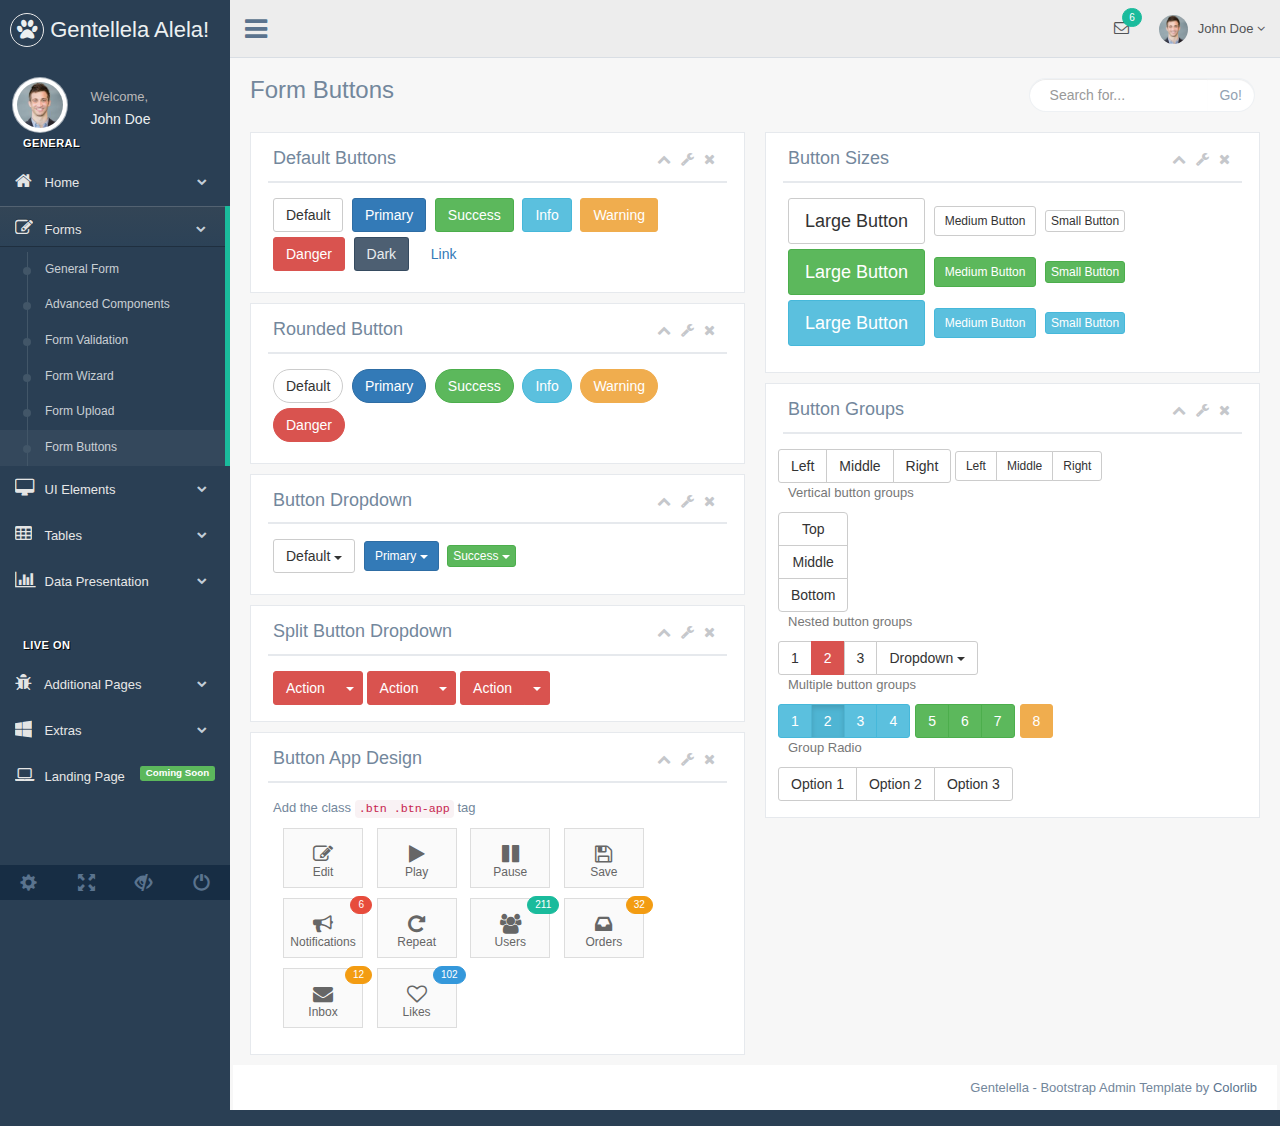
<file: src/magenta/static/gentelella/form_buttons.html>
<!DOCTYPE html>
<html lang="en">

<head>
  <meta http-equiv="Content-Type" content="text/html; charset=UTF-8">
  <!-- Meta, title, CSS, favicons, etc. -->
  <meta charset="utf-8">
  <meta http-equiv="X-UA-Compatible" content="IE=edge">
  <meta name="viewport" content="width=device-width, initial-scale=1">

  <title>Gentallela Alela! | </title>

  <!-- Bootstrap core CSS -->

  <link href="css/bootstrap.min.css" rel="stylesheet">

  <link href="fonts/css/font-awesome.min.css" rel="stylesheet">
  <link href="css/animate.min.css" rel="stylesheet">

  <!-- Custom styling plus plugins -->
  <link href="css/custom.css" rel="stylesheet">
  <link href="css/icheck/flat/green.css" rel="stylesheet">


  <script src="js/jquery.min.js"></script>

  <!--[if lt IE 9]>
        <script src="../assets/js/ie8-responsive-file-warning.js"></script>
        <![endif]-->

  <!-- HTML5 shim and Respond.js for IE8 support of HTML5 elements and media queries -->
  <!--[if lt IE 9]>
          <script src="https://oss.maxcdn.com/html5shiv/3.7.2/html5shiv.min.js"></script>
          <script src="https://oss.maxcdn.com/respond/1.4.2/respond.min.js"></script>
        <![endif]-->

</head>


<body class="nav-md">

  <div class="container body">


    <div class="main_container">

      <div class="col-md-3 left_col">
        <div class="left_col scroll-view">

          <div class="navbar nav_title" style="border: 0;">
            <a href="index.html" class="site_title"><i class="fa fa-paw"></i> <span>Gentellela Alela!</span></a>
          </div>
          <div class="clearfix"></div>


          <!-- menu prile quick info -->
          <div class="profile">
            <div class="profile_pic">
              <img src="images/img.jpg" alt="..." class="img-circle profile_img">
            </div>
            <div class="profile_info">
              <span>Welcome,</span>
              <h2>John Doe</h2>
            </div>
          </div>
          <!-- /menu prile quick info -->

          <br />

          <!-- sidebar menu -->
          <div id="sidebar-menu" class="main_menu_side hidden-print main_menu">

            <div class="menu_section">
              <h3>General</h3>
              <ul class="nav side-menu">
                <li><a><i class="fa fa-home"></i> Home <span class="fa fa-chevron-down"></span></a>
                  <ul class="nav child_menu" style="display: none">
                    <li><a href="index.html">Dashboard</a>
                    </li>
                    <li><a href="index2.html">Dashboard2</a>
                    </li>
                    <li><a href="index3.html">Dashboard3</a>
                    </li>
                  </ul>
                </li>
                <li><a><i class="fa fa-edit"></i> Forms <span class="fa fa-chevron-down"></span></a>
                  <ul class="nav child_menu" style="display: none">
                    <li><a href="form.html">General Form</a>
                    </li>
                    <li><a href="form_advanced.html">Advanced Components</a>
                    </li>
                    <li><a href="form_validation.html">Form Validation</a>
                    </li>
                    <li><a href="form_wizards.html">Form Wizard</a>
                    </li>
                    <li><a href="form_upload.html">Form Upload</a>
                    </li>
                    <li><a href="form_buttons.html">Form Buttons</a>
                    </li>
                  </ul>
                </li>
                <li><a><i class="fa fa-desktop"></i> UI Elements <span class="fa fa-chevron-down"></span></a>
                  <ul class="nav child_menu" style="display: none">
                    <li><a href="general_elements.html">General Elements</a>
                    </li>
                    <li><a href="media_gallery.html">Media Gallery</a>
                    </li>
                    <li><a href="typography.html">Typography</a>
                    </li>
                    <li><a href="icons.html">Icons</a>
                    </li>
                    <li><a href="glyphicons.html">Glyphicons</a>
                    </li>
                    <li><a href="widgets.html">Widgets</a>
                    </li>
                    <li><a href="invoice.html">Invoice</a>
                    </li>
                    <li><a href="inbox.html">Inbox</a>
                    </li>
                    <li><a href="calender.html">Calender</a>
                    </li>
                  </ul>
                </li>
                <li><a><i class="fa fa-table"></i> Tables <span class="fa fa-chevron-down"></span></a>
                  <ul class="nav child_menu" style="display: none">
                    <li><a href="tables.html">Tables</a>
                    </li>
                    <li><a href="tables_dynamic.html">Table Dynamic</a>
                    </li>
                  </ul>
                </li>
                <li><a><i class="fa fa-bar-chart-o"></i> Data Presentation <span class="fa fa-chevron-down"></span></a>
                  <ul class="nav child_menu" style="display: none">
                    <li><a href="chartjs.html">Chart JS</a>
                    </li>
                    <li><a href="chartjs2.html">Chart JS2</a>
                    </li>
                    <li><a href="morisjs.html">Moris JS</a>
                    </li>
                    <li><a href="echarts.html">ECharts </a>
                    </li>
                    <li><a href="other_charts.html">Other Charts </a>
                    </li>
                  </ul>
                </li>
              </ul>
            </div>
            <div class="menu_section">
              <h3>Live On</h3>
              <ul class="nav side-menu">
                <li><a><i class="fa fa-bug"></i> Additional Pages <span class="fa fa-chevron-down"></span></a>
                  <ul class="nav child_menu" style="display: none">
                    <li><a href="e_commerce.html">E-commerce</a>
                    </li>
                    <li><a href="projects.html">Projects</a>
                    </li>
                    <li><a href="project_detail.html">Project Detail</a>
                    </li>
                    <li><a href="contacts.html">Contacts</a>
                    </li>
                    <li><a href="profile.html">Profile</a>
                    </li>
                  </ul>
                </li>
                <li><a><i class="fa fa-windows"></i> Extras <span class="fa fa-chevron-down"></span></a>
                  <ul class="nav child_menu" style="display: none">
                    <li><a href="page_404.html">404 Error</a>
                    </li>
                    <li><a href="page_500.html">500 Error</a>
                    </li>
                    <li><a href="plain_page.html">Plain Page</a>
                    </li>
                    <li><a href="login.html">Login Page</a>
                    </li>
                    <li><a href="pricing_tables.html">Pricing Tables</a>
                    </li>

                  </ul>
                </li>
                <li><a><i class="fa fa-laptop"></i> Landing Page <span class="label label-success pull-right">Coming Soon</span></a>
                </li>
              </ul>
            </div>

          </div>
          <!-- /sidebar menu -->

          <!-- /menu footer buttons -->
          <div class="sidebar-footer hidden-small">
            <a data-toggle="tooltip" data-placement="top" title="Settings">
              <span class="glyphicon glyphicon-cog" aria-hidden="true"></span>
            </a>
            <a data-toggle="tooltip" data-placement="top" title="FullScreen">
              <span class="glyphicon glyphicon-fullscreen" aria-hidden="true"></span>
            </a>
            <a data-toggle="tooltip" data-placement="top" title="Lock">
              <span class="glyphicon glyphicon-eye-close" aria-hidden="true"></span>
            </a>
            <a data-toggle="tooltip" data-placement="top" title="Logout">
              <span class="glyphicon glyphicon-off" aria-hidden="true"></span>
            </a>
          </div>
          <!-- /menu footer buttons -->
        </div>
      </div>

      <!-- top navigation -->
      <div class="top_nav">

        <div class="nav_menu">
          <nav class="" role="navigation">
            <div class="nav toggle">
              <a id="menu_toggle"><i class="fa fa-bars"></i></a>
            </div>

            <ul class="nav navbar-nav navbar-right">
              <li class="">
                <a href="javascript:;" class="user-profile dropdown-toggle" data-toggle="dropdown" aria-expanded="false">
                  <img src="images/img.jpg" alt="">John Doe
                  <span class=" fa fa-angle-down"></span>
                </a>
                <ul class="dropdown-menu dropdown-usermenu animated fadeInDown pull-right">
                  <li><a href="javascript:;">  Profile</a>
                  </li>
                  <li>
                    <a href="javascript:;">
                      <span class="badge bg-red pull-right">50%</span>
                      <span>Settings</span>
                    </a>
                  </li>
                  <li>
                    <a href="javascript:;">Help</a>
                  </li>
                  <li><a href="login.html"><i class="fa fa-sign-out pull-right"></i> Log Out</a>
                  </li>
                </ul>
              </li>

              <li role="presentation" class="dropdown">
                <a href="javascript:;" class="dropdown-toggle info-number" data-toggle="dropdown" aria-expanded="false">
                  <i class="fa fa-envelope-o"></i>
                  <span class="badge bg-green">6</span>
                </a>
                <ul id="menu1" class="dropdown-menu list-unstyled msg_list animated fadeInDown" role="menu">
                  <li>
                    <a>
                      <span class="image">
                                        <img src="images/img.jpg" alt="Profile Image" />
                                    </span>
                      <span>
                                        <span>John Smith</span>
                      <span class="time">3 mins ago</span>
                      </span>
                      <span class="message">
                                        Film festivals used to be do-or-die moments for movie makers. They were where...
                                    </span>
                    </a>
                  </li>
                  <li>
                    <a>
                      <span class="image">
                                        <img src="images/img.jpg" alt="Profile Image" />
                                    </span>
                      <span>
                                        <span>John Smith</span>
                      <span class="time">3 mins ago</span>
                      </span>
                      <span class="message">
                                        Film festivals used to be do-or-die moments for movie makers. They were where...
                                    </span>
                    </a>
                  </li>
                  <li>
                    <a>
                      <span class="image">
                                        <img src="images/img.jpg" alt="Profile Image" />
                                    </span>
                      <span>
                                        <span>John Smith</span>
                      <span class="time">3 mins ago</span>
                      </span>
                      <span class="message">
                                        Film festivals used to be do-or-die moments for movie makers. They were where...
                                    </span>
                    </a>
                  </li>
                  <li>
                    <a>
                      <span class="image">
                                        <img src="images/img.jpg" alt="Profile Image" />
                                    </span>
                      <span>
                                        <span>John Smith</span>
                      <span class="time">3 mins ago</span>
                      </span>
                      <span class="message">
                                        Film festivals used to be do-or-die moments for movie makers. They were where...
                                    </span>
                    </a>
                  </li>
                  <li>
                    <div class="text-center">
                      <a>
                        <strong>See All Alerts</strong>
                        <i class="fa fa-angle-right"></i>
                      </a>
                    </div>
                  </li>
                </ul>
              </li>

            </ul>
          </nav>
        </div>

      </div>
      <!-- /top navigation -->

      <!-- page content -->

      <div class="right_col" role="main">
        <div class="">

          <div class="page-title">
            <div class="title_left">
              <h3>Form Buttons</h3>
            </div>

            <div class="title_right">
              <div class="col-md-5 col-sm-5 col-xs-12 form-group pull-right top_search">
                <div class="input-group">
                  <input type="text" class="form-control" placeholder="Search for...">
                  <span class="input-group-btn">
                            <button class="btn btn-default" type="button">Go!</button>
                        </span>
                </div>
              </div>
            </div>
          </div>
          <div class="clearfix"></div>

          <div class="row">

            <div class="col-md-6">

              <div class="x_panel">
                <div class="x_title">
                  <h2>Default Buttons </h2>
                  <ul class="nav navbar-right panel_toolbox">
                    <li><a class="collapse-link"><i class="fa fa-chevron-up"></i></a>
                    </li>
                    <li class="dropdown">
                      <a href="#" class="dropdown-toggle" data-toggle="dropdown" role="button" aria-expanded="false"><i class="fa fa-wrench"></i></a>
                      <ul class="dropdown-menu" role="menu">
                        <li><a href="#">Settings 1</a>
                        </li>
                        <li><a href="#">Settings 2</a>
                        </li>
                      </ul>
                    </li>
                    <li><a class="close-link"><i class="fa fa-close"></i></a>
                    </li>
                  </ul>
                  <div class="clearfix"></div>
                </div>
                <div class="x_content">
                  <button type="button" class="btn btn-default">Default</button>

                  <button type="button" class="btn btn-primary">Primary</button>

                  <button type="button" class="btn btn-success">Success</button>

                  <button type="button" class="btn btn-info">Info</button>

                  <button type="button" class="btn btn-warning">Warning</button>

                  <button type="button" class="btn btn-danger">Danger</button>

                  <button type="button" class="btn btn-dark">Dark</button>

                  <button type="button" class="btn btn-link">Link</button>
                </div>
              </div>


              <div class="x_panel">
                <div class="x_title">
                  <h2>Rounded Button</h2>
                  <ul class="nav navbar-right panel_toolbox">
                    <li><a class="collapse-link"><i class="fa fa-chevron-up"></i></a>
                    </li>
                    <li class="dropdown">
                      <a href="#" class="dropdown-toggle" data-toggle="dropdown" role="button" aria-expanded="false"><i class="fa fa-wrench"></i></a>
                      <ul class="dropdown-menu" role="menu">
                        <li><a href="#">Settings 1</a>
                        </li>
                        <li><a href="#">Settings 2</a>
                        </li>
                      </ul>
                    </li>
                    <li><a class="close-link"><i class="fa fa-close"></i></a>
                    </li>
                  </ul>
                  <div class="clearfix"></div>
                </div>
                <div class="x_content">
                  <button type="button" class="btn btn-round btn-default">Default</button>
                  <button type="button" class="btn btn-round btn-primary">Primary</button>
                  <button type="button" class="btn btn-round btn-success">Success</button>
                  <button type="button" class="btn btn-round btn-info">Info</button>
                  <button type="button" class="btn btn-round btn-warning">Warning</button>
                  <button type="button" class="btn btn-round btn-danger">Danger</button>
                </div>
              </div>

              <div class="x_panel">
                <div class="x_title">
                  <h2>Button Dropdown</h2>
                  <ul class="nav navbar-right panel_toolbox">
                    <li><a class="collapse-link"><i class="fa fa-chevron-up"></i></a>
                    </li>
                    <li class="dropdown">
                      <a href="#" class="dropdown-toggle" data-toggle="dropdown" role="button" aria-expanded="false"><i class="fa fa-wrench"></i></a>
                      <ul class="dropdown-menu" role="menu">
                        <li><a href="#">Settings 1</a>
                        </li>
                        <li><a href="#">Settings 2</a>
                        </li>
                      </ul>
                    </li>
                    <li><a class="close-link"><i class="fa fa-close"></i></a>
                    </li>
                  </ul>
                  <div class="clearfix"></div>
                </div>
                <div class="x_content">

                  <button data-toggle="dropdown" class="btn btn-default dropdown-toggle" type="button" aria-expanded="false">Default <span class="caret"></span>
                  </button>
                  <ul role="menu" class="dropdown-menu">
                    <li><a href="#">Action</a>
                    </li>
                    <li><a href="#">Another action</a>
                    </li>
                    <li><a href="#">Something else here</a>
                    </li>
                    <li class="divider"></li>
                    <li><a href="#">Separated link</a>
                    </li>
                  </ul>

                  <button data-toggle="dropdown" class="btn btn-primary dropdown-toggle btn-sm" type="button" aria-expanded="false">Primary <span class="caret"></span>
                  </button>
                  <ul role="menu" class="dropdown-menu">
                    <li><a href="#">Action</a>
                    </li>
                    <li><a href="#">Another action</a>
                    </li>
                    <li><a href="#">Something else here</a>
                    </li>
                    <li class="divider"></li>
                    <li><a href="#">Separated link</a>
                    </li>
                  </ul>

                  <button data-toggle="dropdown" class="btn btn-success dropdown-toggle btn-xs" type="button">Success <span class="caret"></span>
                  </button>
                  <ul role="menu" class="dropdown-menu">
                    <li><a href="#">Action</a>
                    </li>
                    <li><a href="#">Another action</a>
                    </li>
                    <li><a href="#">Something else here</a>
                    </li>
                    <li class="divider"></li>
                    <li><a href="#">Separated link</a>
                    </li>
                  </ul>


                </div>
              </div>


              <div class="x_panel">
                <div class="x_title">
                  <h2>Split Button Dropdown</h2>
                  <ul class="nav navbar-right panel_toolbox">
                    <li><a class="collapse-link"><i class="fa fa-chevron-up"></i></a>
                    </li>
                    <li class="dropdown">
                      <a href="#" class="dropdown-toggle" data-toggle="dropdown" role="button" aria-expanded="false"><i class="fa fa-wrench"></i></a>
                      <ul class="dropdown-menu" role="menu">
                        <li><a href="#">Settings 1</a>
                        </li>
                        <li><a href="#">Settings 2</a>
                        </li>
                      </ul>
                    </li>
                    <li><a class="close-link"><i class="fa fa-close"></i></a>
                    </li>
                  </ul>
                  <div class="clearfix"></div>
                </div>
                <div class="x_content">

                  <!-- Split button -->
                  <div class="btn-group">
                    <button type="button" class="btn btn-danger">Action</button>
                    <button type="button" class="btn btn-danger dropdown-toggle" data-toggle="dropdown" aria-expanded="false">
                      <span class="caret"></span>
                      <span class="sr-only">Toggle Dropdown</span>
                    </button>
                    <ul class="dropdown-menu" role="menu">
                      <li><a href="#">Action</a>
                      </li>
                      <li><a href="#">Another action</a>
                      </li>
                      <li><a href="#">Something else here</a>
                      </li>
                      <li class="divider"></li>
                      <li><a href="#">Separated link</a>
                      </li>
                    </ul>
                  </div>

                  <!-- Split button -->
                  <div class="btn-group">
                    <button type="button" class="btn btn-danger">Action</button>
                    <button type="button" class="btn btn-danger dropdown-toggle" data-toggle="dropdown" aria-expanded="false">
                      <span class="caret"></span>
                      <span class="sr-only">Toggle Dropdown</span>
                    </button>
                    <ul class="dropdown-menu" role="menu">
                      <li><a href="#">Action</a>
                      </li>
                      <li><a href="#">Another action</a>
                      </li>
                      <li><a href="#">Something else here</a>
                      </li>
                      <li class="divider"></li>
                      <li><a href="#">Separated link</a>
                      </li>
                    </ul>
                  </div>

                  <!-- Split button -->
                  <div class="btn-group">
                    <button type="button" class="btn btn-danger">Action</button>
                    <button type="button" class="btn btn-danger dropdown-toggle" data-toggle="dropdown" aria-expanded="false">
                      <span class="caret"></span>
                      <span class="sr-only">Toggle Dropdown</span>
                    </button>
                    <ul class="dropdown-menu" role="menu">
                      <li><a href="#">Action</a>
                      </li>
                      <li><a href="#">Another action</a>
                      </li>
                      <li><a href="#">Something else here</a>
                      </li>
                      <li class="divider"></li>
                      <li><a href="#">Separated link</a>
                      </li>
                    </ul>
                  </div>


                </div>
              </div>


              <div class="x_panel">
                <div class="x_title">
                  <h2>Button App Design</h2>
                  <ul class="nav navbar-right panel_toolbox">
                    <li><a class="collapse-link"><i class="fa fa-chevron-up"></i></a>
                    </li>
                    <li class="dropdown">
                      <a href="#" class="dropdown-toggle" data-toggle="dropdown" role="button" aria-expanded="false"><i class="fa fa-wrench"></i></a>
                      <ul class="dropdown-menu" role="menu">
                        <li><a href="#">Settings 1</a>
                        </li>
                        <li><a href="#">Settings 2</a>
                        </li>
                      </ul>
                    </li>
                    <li><a class="close-link"><i class="fa fa-close"></i></a>
                    </li>
                  </ul>
                  <div class="clearfix"></div>
                </div>
                <div class="x_content">
                  <p>Add the class <code>.btn .btn-app</code> tag</p>
                  <a class="btn btn-app">
                    <i class="fa fa-edit"></i> Edit
                  </a>
                  <a class="btn btn-app">
                    <i class="fa fa-play"></i> Play
                  </a>
                  <a class="btn btn-app">
                    <i class="fa fa-pause"></i> Pause
                  </a>
                  <a class="btn btn-app">
                    <i class="fa fa-save"></i> Save
                  </a>
                  <a class="btn btn-app">
                    <span class="badge bg-red">6</span>
                    <i class="fa fa-bullhorn"></i> Notifications
                  </a>
                  <a class="btn btn-app">
                    <i class="fa fa-repeat"></i> Repeat
                  </a>
                  <a class="btn btn-app">
                    <span class="badge bg-green">211</span>
                    <i class="fa fa-users"></i> Users
                  </a>
                  <a class="btn btn-app">
                    <span class="badge bg-orange">32</span>
                    <i class="fa fa-inbox"></i> Orders
                  </a>
                  <a class="btn btn-app">
                    <span class="badge bg-orange">12</span>
                    <i class="fa fa-envelope"></i> Inbox
                  </a>
                  <a class="btn btn-app">
                    <span class="badge bg-blue">102</span>
                    <i class="fa fa-heart-o"></i> Likes
                  </a>
                </div>
              </div>

            </div>

            <div class="col-md-6">

              <div class="x_panel">
                <div class="x_title">
                  <h2>Button Sizes</h2>
                  <ul class="nav navbar-right panel_toolbox">
                    <li><a class="collapse-link"><i class="fa fa-chevron-up"></i></a>
                    </li>
                    <li class="dropdown">
                      <a href="#" class="dropdown-toggle" data-toggle="dropdown" role="button" aria-expanded="false"><i class="fa fa-wrench"></i></a>
                      <ul class="dropdown-menu" role="menu">
                        <li><a href="#">Settings 1</a>
                        </li>
                        <li><a href="#">Settings 2</a>
                        </li>
                      </ul>
                    </li>
                    <li><a class="close-link"><i class="fa fa-close"></i></a>
                    </li>
                  </ul>
                  <div class="clearfix"></div>
                </div>
                <div class="x_content">
                  <div class="buttons">
                    <!-- Standard button -->
                    <button type="button" class="btn btn-default btn-lg">Large Button</button>
                    <button type="button" class="btn btn-default btn-sm">Medium Button</button>
                    <button type="button" class="btn btn-default btn-xs">Small Button</button>
                    <br>

                    <button type="button" class="btn btn-success btn-lg">Large Button</button>
                    <button type="button" class="btn btn-success btn-sm">Medium Button</button>
                    <button type="button" class="btn btn-success btn-xs">Small Button</button>
                    <br>

                    <button type="button" class="btn btn-info btn-lg">Large Button</button>
                    <button type="button" class="btn btn-info btn-sm">Medium Button</button>
                    <button type="button" class="btn btn-info btn-xs">Small Button</button>
                    <br>
                  </div>
                </div>

              </div>


              <div class="x_panel">
                <div class="x_title">
                  <h2>Button Groups</h2>
                  <ul class="nav navbar-right panel_toolbox">
                    <li><a class="collapse-link"><i class="fa fa-chevron-up"></i></a>
                    </li>
                    <li class="dropdown">
                      <a href="#" class="dropdown-toggle" data-toggle="dropdown" role="button" aria-expanded="false"><i class="fa fa-wrench"></i></a>
                      <ul class="dropdown-menu" role="menu">
                        <li><a href="#">Settings 1</a>
                        </li>
                        <li><a href="#">Settings 2</a>
                        </li>
                      </ul>
                    </li>
                    <li><a class="close-link"><i class="fa fa-close"></i></a>
                    </li>
                  </ul>
                  <div class="clearfix"></div>
                </div>
                <div class="x_content">
                  <div class="row">
                    <div class="btn-group">
                      <button class="btn btn-default" type="button">Left</button>
                      <button class="btn btn-default" type="button">Middle</button>
                      <button class="btn btn-default" type="button">Right</button>
                    </div>
                    <div class="btn-group  btn-group-sm">
                      <button class="btn btn-default" type="button">Left</button>
                      <button class="btn btn-default" type="button">Middle</button>
                      <button class="btn btn-default" type="button">Right</button>
                    </div>
                  </div>
                  <p class="text-muted">Vertical button groups</p>
                  <div class="row">
                    <div class="btn-group-vertical">
                      <button class="btn btn-default" type="button">Top</button>
                      <button class="btn btn-default" type="button">Middle</button>
                      <button class="btn btn-default" type="button">Bottom</button>
                    </div>
                  </div>
                  <p class="text-muted">Nested button groups</p>
                  <div class="row">
                    <div class="btn-group">
                      <button class="btn btn-default" type="button">1</button>
                      <button class="btn btn-danger" type="button">2</button>
                      <button class="btn btn-default" type="button">3</button>
                      <div class="btn-group">
                        <button data-toggle="dropdown" class="btn btn-default dropdown-toggle" type="button"> Dropdown <span class="caret"></span> </button>
                        <ul class="dropdown-menu">
                          <li><a href="#">Dropdown link 1</a>
                          </li>
                          <li><a href="#">Dropdown link 2</a>
                          </li>
                          <li><a href="#">Dropdown link 3</a>
                          </li>
                        </ul>
                      </div>
                    </div>
                  </div>

                  <p class="text-muted">Multiple button groups</p>
                  <div class="row">
                    <div class="btn-toolbar">
                      <div class="btn-group">
                        <button class="btn btn-info" type="button">1</button>
                        <button class="btn btn-info active" type="button">2</button>
                        <button class="btn btn-info" type="button">3</button>
                        <button class="btn btn-info" type="button">4</button>
                      </div>
                      <div class="btn-group">
                        <button class="btn btn-success" type="button">5</button>
                        <button class="btn btn-success" type="button">6</button>
                        <button class="btn btn-success" type="button">7</button>
                      </div>
                      <div class="btn-group">
                        <button class="btn btn-warning" type="button">8</button>
                      </div>
                    </div>
                  </div>

                  <p class="text-muted">Group Radio</p>
                  <div class="row">
                    <div class="btn-group" data-toggle="buttons">
                      <label class="btn btn-default">
                        <input type="radio" name="options" id="option1"> Option 1
                      </label>
                      <label class="btn btn-default">
                        <input type="radio" name="options" id="option2"> Option 2
                      </label>
                      <label class="btn btn-default">
                        <input type="radio" name="options" id="option3"> Option 3
                      </label>
                    </div>
                  </div>
                </div>
              </div>

            </div>
          </div>
        </div>

        <!-- footer content -->
        <footer>
          <div class="copyright-info">
            <p class="pull-right">Gentelella - Bootstrap Admin Template by <a href="https://colorlib.com">Colorlib</a>
            </p>
          </div>
          <div class="clearfix"></div>
        </footer>
        <!-- /footer content -->

      </div>
      <!-- /page content -->
    </div>

  </div>

  <div id="custom_notifications" class="custom-notifications dsp_none">
    <ul class="list-unstyled notifications clearfix" data-tabbed_notifications="notif-group">
    </ul>
    <div class="clearfix"></div>
    <div id="notif-group" class="tabbed_notifications"></div>
  </div>

  <script src="js/bootstrap.min.js"></script>

  <!-- bootstrap progress js -->
  <script src="js/progressbar/bootstrap-progressbar.min.js"></script>
  <script src="js/nicescroll/jquery.nicescroll.min.js"></script>
  <!-- icheck -->
  <script src="js/icheck/icheck.min.js"></script>

  <script src="js/custom.js"></script>
  <!-- pace -->
  <script src="js/pace/pace.min.js"></script>
</body>

</html>
</file>
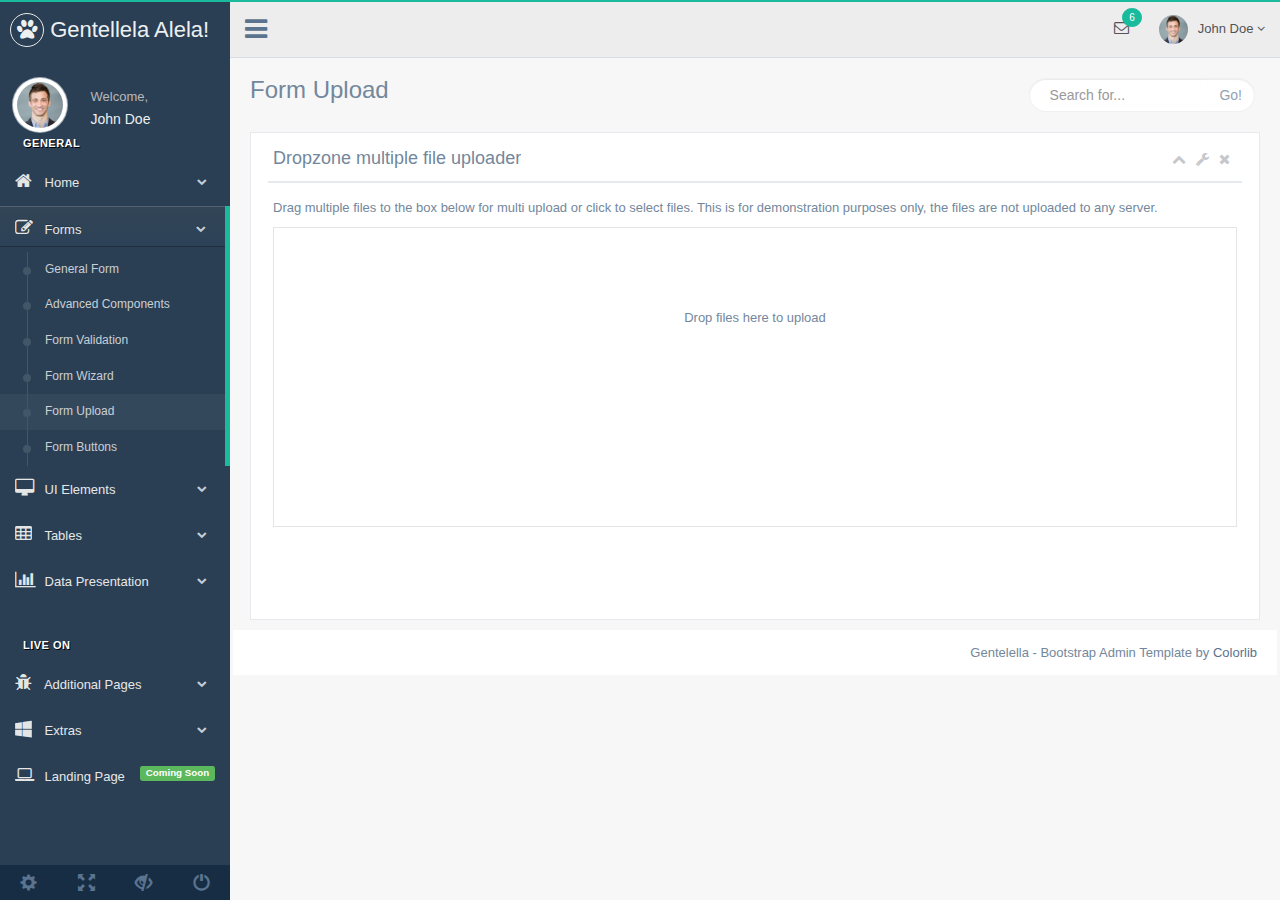
<file: src/magenta/static/gentelella/form_upload.html>
<!DOCTYPE html>
<html lang="en">

<head>
  <meta http-equiv="Content-Type" content="text/html; charset=UTF-8">
  <!-- Meta, title, CSS, favicons, etc. -->
  <meta charset="utf-8">
  <meta http-equiv="X-UA-Compatible" content="IE=edge">
  <meta name="viewport" content="width=device-width, initial-scale=1">

  <title>Gentallela Alela! | </title>

  <!-- Bootstrap core CSS -->

  <link href="css/bootstrap.min.css" rel="stylesheet">

  <link href="fonts/css/font-awesome.min.css" rel="stylesheet">
  <link href="css/animate.min.css" rel="stylesheet">

  <!-- Custom styling plus plugins -->
  <link href="css/custom.css" rel="stylesheet">
  <link href="css/icheck/flat/green.css" rel="stylesheet">


  <script src="js/jquery.min.js"></script>

  <!--[if lt IE 9]>
        <script src="../assets/js/ie8-responsive-file-warning.js"></script>
        <![endif]-->

  <!-- HTML5 shim and Respond.js for IE8 support of HTML5 elements and media queries -->
  <!--[if lt IE 9]>
          <script src="https://oss.maxcdn.com/html5shiv/3.7.2/html5shiv.min.js"></script>
          <script src="https://oss.maxcdn.com/respond/1.4.2/respond.min.js"></script>
        <![endif]-->

</head>


<body class="nav-md">

  <div class="container body">


    <div class="main_container">

      <div class="col-md-3 left_col">
        <div class="left_col scroll-view">

          <div class="navbar nav_title" style="border: 0;">
            <a href="index.html" class="site_title"><i class="fa fa-paw"></i> <span>Gentellela Alela!</span></a>
          </div>
          <div class="clearfix"></div>


          <!-- menu prile quick info -->
          <div class="profile">
            <div class="profile_pic">
              <img src="images/img.jpg" alt="..." class="img-circle profile_img">
            </div>
            <div class="profile_info">
              <span>Welcome,</span>
              <h2>John Doe</h2>
            </div>
          </div>
          <!-- /menu prile quick info -->

          <br />

          <!-- sidebar menu -->
          <div id="sidebar-menu" class="main_menu_side hidden-print main_menu">

            <div class="menu_section">
              <h3>General</h3>
              <ul class="nav side-menu">
                <li><a><i class="fa fa-home"></i> Home <span class="fa fa-chevron-down"></span></a>
                  <ul class="nav child_menu" style="display: none">
                    <li><a href="index.html">Dashboard</a>
                    </li>
                    <li><a href="index2.html">Dashboard2</a>
                    </li>
                    <li><a href="index3.html">Dashboard3</a>
                    </li>
                  </ul>
                </li>
                <li><a><i class="fa fa-edit"></i> Forms <span class="fa fa-chevron-down"></span></a>
                  <ul class="nav child_menu" style="display: none">
                    <li><a href="form.html">General Form</a>
                    </li>
                    <li><a href="form_advanced.html">Advanced Components</a>
                    </li>
                    <li><a href="form_validation.html">Form Validation</a>
                    </li>
                    <li><a href="form_wizards.html">Form Wizard</a>
                    </li>
                    <li><a href="form_upload.html">Form Upload</a>
                    </li>
                    <li><a href="form_buttons.html">Form Buttons</a>
                    </li>
                  </ul>
                </li>
                <li><a><i class="fa fa-desktop"></i> UI Elements <span class="fa fa-chevron-down"></span></a>
                  <ul class="nav child_menu" style="display: none">
                    <li><a href="general_elements.html">General Elements</a>
                    </li>
                    <li><a href="media_gallery.html">Media Gallery</a>
                    </li>
                    <li><a href="typography.html">Typography</a>
                    </li>
                    <li><a href="icons.html">Icons</a>
                    </li>
                    <li><a href="glyphicons.html">Glyphicons</a>
                    </li>
                    <li><a href="widgets.html">Widgets</a>
                    </li>
                    <li><a href="invoice.html">Invoice</a>
                    </li>
                    <li><a href="inbox.html">Inbox</a>
                    </li>
                    <li><a href="calender.html">Calender</a>
                    </li>
                  </ul>
                </li>
                <li><a><i class="fa fa-table"></i> Tables <span class="fa fa-chevron-down"></span></a>
                  <ul class="nav child_menu" style="display: none">
                    <li><a href="tables.html">Tables</a>
                    </li>
                    <li><a href="tables_dynamic.html">Table Dynamic</a>
                    </li>
                  </ul>
                </li>
                <li><a><i class="fa fa-bar-chart-o"></i> Data Presentation <span class="fa fa-chevron-down"></span></a>
                  <ul class="nav child_menu" style="display: none">
                    <li><a href="chartjs.html">Chart JS</a>
                    </li>
                    <li><a href="chartjs2.html">Chart JS2</a>
                    </li>
                    <li><a href="morisjs.html">Moris JS</a>
                    </li>
                    <li><a href="echarts.html">ECharts </a>
                    </li>
                    <li><a href="other_charts.html">Other Charts </a>
                    </li>
                  </ul>
                </li>
              </ul>
            </div>
            <div class="menu_section">
              <h3>Live On</h3>
              <ul class="nav side-menu">
                <li><a><i class="fa fa-bug"></i> Additional Pages <span class="fa fa-chevron-down"></span></a>
                  <ul class="nav child_menu" style="display: none">
                    <li><a href="e_commerce.html">E-commerce</a>
                    </li>
                    <li><a href="projects.html">Projects</a>
                    </li>
                    <li><a href="project_detail.html">Project Detail</a>
                    </li>
                    <li><a href="contacts.html">Contacts</a>
                    </li>
                    <li><a href="profile.html">Profile</a>
                    </li>
                  </ul>
                </li>
                <li><a><i class="fa fa-windows"></i> Extras <span class="fa fa-chevron-down"></span></a>
                  <ul class="nav child_menu" style="display: none">
                    <li><a href="page_404.html">404 Error</a>
                    </li>
                    <li><a href="page_500.html">500 Error</a>
                    </li>
                    <li><a href="plain_page.html">Plain Page</a>
                    </li>
                    <li><a href="login.html">Login Page</a>
                    </li>
                    <li><a href="pricing_tables.html">Pricing Tables</a>
                    </li>

                  </ul>
                </li>
                <li><a><i class="fa fa-laptop"></i> Landing Page <span class="label label-success pull-right">Coming Soon</span></a>
                </li>
              </ul>
            </div>

          </div>
          <!-- /sidebar menu -->

          <!-- /menu footer buttons -->
          <div class="sidebar-footer hidden-small">
            <a data-toggle="tooltip" data-placement="top" title="Settings">
              <span class="glyphicon glyphicon-cog" aria-hidden="true"></span>
            </a>
            <a data-toggle="tooltip" data-placement="top" title="FullScreen">
              <span class="glyphicon glyphicon-fullscreen" aria-hidden="true"></span>
            </a>
            <a data-toggle="tooltip" data-placement="top" title="Lock">
              <span class="glyphicon glyphicon-eye-close" aria-hidden="true"></span>
            </a>
            <a data-toggle="tooltip" data-placement="top" title="Logout">
              <span class="glyphicon glyphicon-off" aria-hidden="true"></span>
            </a>
          </div>
          <!-- /menu footer buttons -->
        </div>
      </div>

      <!-- top navigation -->
      <div class="top_nav">

        <div class="nav_menu">
          <nav class="" role="navigation">
            <div class="nav toggle">
              <a id="menu_toggle"><i class="fa fa-bars"></i></a>
            </div>

            <ul class="nav navbar-nav navbar-right">
              <li class="">
                <a href="javascript:;" class="user-profile dropdown-toggle" data-toggle="dropdown" aria-expanded="false">
                  <img src="images/img.jpg" alt="">John Doe
                  <span class=" fa fa-angle-down"></span>
                </a>
                <ul class="dropdown-menu dropdown-usermenu animated fadeInDown pull-right">
                  <li><a href="javascript:;">  Profile</a>
                  </li>
                  <li>
                    <a href="javascript:;">
                      <span class="badge bg-red pull-right">50%</span>
                      <span>Settings</span>
                    </a>
                  </li>
                  <li>
                    <a href="javascript:;">Help</a>
                  </li>
                  <li><a href="login.html"><i class="fa fa-sign-out pull-right"></i> Log Out</a>
                  </li>
                </ul>
              </li>

              <li role="presentation" class="dropdown">
                <a href="javascript:;" class="dropdown-toggle info-number" data-toggle="dropdown" aria-expanded="false">
                  <i class="fa fa-envelope-o"></i>
                  <span class="badge bg-green">6</span>
                </a>
                <ul id="menu1" class="dropdown-menu list-unstyled msg_list animated fadeInDown" role="menu">
                  <li>
                    <a>
                      <span class="image">
                                        <img src="images/img.jpg" alt="Profile Image" />
                                    </span>
                      <span>
                                        <span>John Smith</span>
                      <span class="time">3 mins ago</span>
                      </span>
                      <span class="message">
                                        Film festivals used to be do-or-die moments for movie makers. They were where...
                                    </span>
                    </a>
                  </li>
                  <li>
                    <a>
                      <span class="image">
                                        <img src="images/img.jpg" alt="Profile Image" />
                                    </span>
                      <span>
                                        <span>John Smith</span>
                      <span class="time">3 mins ago</span>
                      </span>
                      <span class="message">
                                        Film festivals used to be do-or-die moments for movie makers. They were where...
                                    </span>
                    </a>
                  </li>
                  <li>
                    <a>
                      <span class="image">
                                        <img src="images/img.jpg" alt="Profile Image" />
                                    </span>
                      <span>
                                        <span>John Smith</span>
                      <span class="time">3 mins ago</span>
                      </span>
                      <span class="message">
                                        Film festivals used to be do-or-die moments for movie makers. They were where...
                                    </span>
                    </a>
                  </li>
                  <li>
                    <a>
                      <span class="image">
                                        <img src="images/img.jpg" alt="Profile Image" />
                                    </span>
                      <span>
                                        <span>John Smith</span>
                      <span class="time">3 mins ago</span>
                      </span>
                      <span class="message">
                                        Film festivals used to be do-or-die moments for movie makers. They were where...
                                    </span>
                    </a>
                  </li>
                  <li>
                    <div class="text-center">
                      <a>
                        <strong>See All Alerts</strong>
                        <i class="fa fa-angle-right"></i>
                      </a>
                    </div>
                  </li>
                </ul>
              </li>

            </ul>
          </nav>
        </div>

      </div>
      <!-- /top navigation -->

      <!-- page content -->
      <div class="right_col" role="main">

        <div class="">
          <div class="page-title">
            <div class="title_left">
              <h3>Form Upload </h3>
            </div>

            <div class="title_right">
              <div class="col-md-5 col-sm-5 col-xs-12 form-group pull-right top_search">
                <div class="input-group">
                  <input type="text" class="form-control" placeholder="Search for...">
                  <span class="input-group-btn">
                            <button class="btn btn-default" type="button">Go!</button>
                        </span>
                </div>
              </div>
            </div>
          </div>
          <div class="clearfix"></div>

          <div class="row">
            <div class="col-md-12 col-sm-12 col-xs-12">
              <div class="x_panel">
                <div class="x_title">
                  <h2>Dropzone multiple file uploader</h2>
                  <ul class="nav navbar-right panel_toolbox">
                    <li><a class="collapse-link"><i class="fa fa-chevron-up"></i></a>
                    </li>
                    <li class="dropdown">
                      <a href="#" class="dropdown-toggle" data-toggle="dropdown" role="button" aria-expanded="false"><i class="fa fa-wrench"></i></a>
                      <ul class="dropdown-menu" role="menu">
                        <li><a href="#">Settings 1</a>
                        </li>
                        <li><a href="#">Settings 2</a>
                        </li>
                      </ul>
                    </li>
                    <li><a class="close-link"><i class="fa fa-close"></i></a>
                    </li>
                  </ul>
                  <div class="clearfix"></div>
                </div>
                <div class="x_content">

                  <p>Drag multiple files to the box below for multi upload or click to select files. This is for demonstration purposes only, the files are not uploaded to any server.</p>
                  <form action="choices/form_upload.html" class="dropzone" style="border: 1px solid #e5e5e5; height: 300px; "></form>

                  <br />
                  <br />
                  <br />
                  <br />
                </div>
              </div>
            </div>
          </div>
        </div>

        <!-- footer content -->
        <footer>
          <div class="copyright-info">
            <p class="pull-right">Gentelella - Bootstrap Admin Template by <a href="https://colorlib.com">Colorlib</a>      
            </p>
          </div>
          <div class="clearfix"></div>
        </footer>
        <!-- /footer content -->

      </div>
      <!-- /page content -->
    </div>

  </div>

  <div id="custom_notifications" class="custom-notifications dsp_none">
    <ul class="list-unstyled notifications clearfix" data-tabbed_notifications="notif-group">
    </ul>
    <div class="clearfix"></div>
    <div id="notif-group" class="tabbed_notifications"></div>
  </div>

  <script src="js/bootstrap.min.js"></script>

  <!-- bootstrap progress js -->
  <script src="js/progressbar/bootstrap-progressbar.min.js"></script>
  <script src="js/nicescroll/jquery.nicescroll.min.js"></script>
  <!-- icheck -->
  <script src="js/icheck/icheck.min.js"></script>

  <script src="js/custom.js"></script>
  <!-- dropzone -->
  <script src="js/dropzone/dropzone.js"></script>
  <!-- pace -->
  <script src="js/pace/pace.min.js"></script>
</body>

</html>
</file>
<file: src/magenta/static/gentelella/css/custom.css>
body.nav-sm .container.body .left_col {
  width: 70px;
  padding: 0;
  position: fixed;
  height: 100%;
  z-index: 200;
}
body.nav-sm .container.body .right_col {
  padding: 10px 20px;
  margin-left: 70px;
  z-index: 2;
}
body.nav-sm .navbar.nav_title {
  width: 70px;
}
body.nav-sm .navbar.nav_title a span {
  display: none;
}
body.nav-sm .navbar.nav_title a i {
  font-size: 27px;
  margin: 13px 0 0 3px;
}
.site_title i {
  border: 1px solid #EAEAEA;
  padding: 5px 6px;
  border-radius: 50%;
}
body.nav-sm .main_container .top_nav {
  padding: 0 !important;
  display: block;
  margin-left: 70px;
  z-index: 2;
}
body.nav-sm .nav.side-menu li a {
  text-align: center !important;
  font-weight: 400;
  font-size: 10px;
  padding: 10px 5px;
}
body.nav-sm .nav.side-menu li.active-sm {
  border-right: 5px solid #1ABB9C;
}
body.nav-sm > .nav.side-menu > li.active-sm > a {
  color: #1ABB9C !important;
}
body.nav-sm .nav.side-menu li a i.toggle-up {
  display: none !important;
}
body.nav-sm .nav.side-menu li a i {
  font-size: 25px !important;
  text-align: center;
  width: 100% !important;
  margin-bottom: 5px;
}
body.nav-sm ul.nav.child_menu {
  left: 100%;
  position: absolute;
  top: 0;
  padding: 10px;
  width: 210px;
  z-index: 4000;
  background: #3E5367;
  display: none;
}
body.nav-sm ul.nav.child_menu li {
  padding-left: 0;
}
body.nav-sm ul.nav.child_menu li a {
  text-align: left !important;
}
body.nav-sm .profile {
  display: none;
}
.menu_section {
  margin-bottom: 35px;
}
.menu_section h3 {
  padding-left: 23px;
  color: #fff;
  text-transform: uppercase;
  letter-spacing: .5px;
  font-weight: bold;
  font-size: 11px;
  margin-bottom: 0;
  margin-top: 0;
  text-shadow: 1px 1px #000;
}
.menu_section >ul {
  margin-top: 10px;
}
.profile_pic {
  width: 35%;
  float: left;
}
.img-circle.profile_img {
  width: 70%;
  background: #fff;
  margin-left: 15%;
  z-index: 1000;
  position: inherit;
  margin-top: 20px;
  border: 1px solid rgba(52, 73, 94, 0.44);
  padding: 4px;
}
.profile_info {
  padding: 25px 10px 10px;
  width: 65%;
  float: left;
}
.profile_info span {
  font-size: 13px;
  line-height: 30px;
  color: #BAB8B8;
}
.profile_info h2 {
  font-size: 14px;
  color: #ECF0F1;
  margin: 0;
  font-weight: 300;
}
.profile.img_2 {
  text-align: center;
}
.profile.img_2 .profile_pic {
  width: 100%;
}
.profile.img_2 .profile_pic .img-circle.profile_img {
  width: 50%;
  margin: 10px 0 0;
}
.profile.img_2 .profile_info {
  padding: 15px 10px 0;
  width: 100%;
  margin-bottom: 10px;
  float: left;
}
#sidebar-menu span.fa {
  float: right;
  text-align: center;
  margin-top: 5px;
  font-size: 10px !important;
  min-width: inherit;
  color: #C4CFDA;
}
.active a span.fa {
  text-align: right !important;
  margin-right: 4px;
}
body.nav-sm .menu_section {
  margin: 0;
}
body.nav-sm span.fa, body.nav-sm .menu_section h3 {
  display: none !important;
}
.nav_menu {
  float: left;
  /*background: #F4F6F9;
    border-bottom: 1px solid #E6E9ED;*/
  background: #EDEDED;
  border-bottom: 1px solid #D9DEE4;
  margin-bottom: 10px;
  width: 100%;
}
body.nav-md .container.body .col-md-3.left_col {
  width: 230px;
  padding: 0;
  position: absolute;
  display: flex;
}
body .container.body .right_col {
  background: #F7F7F7;
}
body.nav-md .container.body .right_col {
  padding: 10px 20px 0;
  margin-left: 230px;
}
.nav_title {
  width: 230px;
  float: left;
  background: #2A3F54;
  border-radius: 0;
  height: 57px;
}
@media (max-width: 991px) {
  body.nav-md .container.body .right_col, body.nav-md .container.body .top_nav {
    width: 100%;
    margin: 0;
  }
  body.nav-md .container.body .col-md-3.left_col {
    display: none;
  }
  body.nav-md .container.body .right_col {
    width: 100%;
    padding-right: 0
  }
  .right_col {
    padding: 10px !important;
  }
}
@media (max-width: 1200px) {
  .x_title h2 {
    width: 62%;
    font-size: 17px;
  }
  .tile, .graph {
    zoom: 85%;
    height: inherit;
  }
}
@media (max-width: 1270px) and (min-width: 192px) {
  .x_title h2 small {
    display: none
  }
}

/**  ------------------------------------------  **/

.blue {
  color: #3498DB;
}
.purple {
  color: #9B59B6;
}
.green {
  color: #1ABB9C;
}
.aero {
  color: #9CC2CB;
}
.red {
  color: #E74C3C;
}
.dark {
  color: #34495E;
}
.border-blue {
  border-color: #3498DB !important;
}
.border-purple {
  border-color: #9B59B6 !important;
}
.border-green {
  border-color: #1ABB9C !important;
}
.border-aero {
  border-color: #9CC2CB !important;
}
.border-red {
  border-color: #E74C3C !important;
}
.border-dark {
  border-color: #34495E !important;
}
.bg-white {
  background: #fff !important;
  border: 1px solid #fff !important;
  color: #73879C;
}
.bg-green {
  background: #1ABB9C !important;
  border: 1px solid #1ABB9C !important;
  color: #fff;
}
.bg-red {
  background: #E74C3C !important;
  border: 1px solid #E74C3C !important;
  color: #fff;
}
.bg-blue {
  background: #3498DB !important;
  border: 1px solid #3498DB !important;
  color: #fff;
}
.bg-orange {
  background: #F39C12 !important;
  border: 1px solid #F39C12 !important;
  color: #fff;
}
.bg-purple {
  background: #9B59B6 !important;
  border: 1px solid #9B59B6 !important;
  color: #fff;
}
.bg-blue-sky {
  background: #50C1CF !important;
  border: 1px solid #50C1CF !important;
  color: #fff;
}
.container {
  width: 100%;
  padding: 0
}
.navbar-nav>li>a, .navbar-brand, .navbar-nav>li>a {
  color: #fff !important;
}
.navbar-brand, .navbar-nav>li>a {
  margin-bottom: 5px
}
body {
  color: #73879C;
  background: #2A3F54;
  /*#ECF0F1; #FCFCFC*/
  font-family: "Helvetica Neue", Roboto, Arial, "Droid Sans", sans-serif;
  font-size: 13px;
  font-weight: 400;
  line-height: 1.471;
}
.main_container .top_nav {
  padding: 0 !important;
  display: block;
  padding: 10px 20px 0;
  margin-left: 230px;
}
.main_container {}
.no-padding {
  padding: 0 !important;
}
.page-title {
  width: 100%;
  height: 65px;
  padding: 10px 0;
}
.page-title .title_left {
  width: 45%;
  float: left;
  display: block;
}
.page-title .title_left h3 {
  margin: 9px 0;
}
.page-title .title_right {
  width: 55%;
  float: left;
  display: block;
}
.page-title .title_right .pull-right {
  margin: 10px 0;
}
.fixed_height_320 {
  height: 320px;
}
.fixed_height_390 {
  height: 390px;
}
.fixed_height_200 {
  height: 200px;
}
.overflow_hidden {
  overflow: hidden
}
.progress-bar-dark {
  background-color: #34495E !important;
}
.progress-bar-gray {
  background-color: #BDC3C7 !important;
}
table.no-margin .progress {
  margin-bottom: 0;
}
.main_content {
  padding: 10px 20px;
}
.col-md-55 {
  width: 50%;
  margin-bottom: 10px;
}
@media (max-width: 992px) {
  .tile_stats_count {
    margin-bottom: 10px;
    border-bottom: 1px solid #D9DEE4;
    padding-bottom: 10px;
  }
}
@media (min-width: 992px) and (max-width: 1100px) {
  .tile_stats_count .count {
    font-size: 35px !important;
  }
}
@media(max-width:768px) {
  .tile_stats_count .count {
    font-size: 30px !important;
  }
  .tile_stats_count .right span {
    font-size: 12px;
  }
}
@media (min-width: 768px) {
  .col-md-55 {
    width: 20%;
  }
}
@media (min-width: 992px) {
  .col-md-55 {
    width: 20%;
  }
}
@media (min-width: 1200px) {
  .col-md-55 {
    width: 20%;
  }
}
@media (min-width: 192px) and (max-width: 1270px) {
  .hidden-small {
    display: none !important;
  }
  table.tile_info span.right {
    margin-right: 7px;
    float: left;
  }
}
.center-margin {
  margin: 0 auto;
  float: none!important;
}
.col-md-55, .col-xs-1, .col-sm-1, .col-md-1, .col-lg-1, .col-xs-2, .col-sm-2, .col-md-2, .col-lg-2, .col-xs-3, .col-sm-3, .col-md-3, .col-lg-3, .col-xs-4, .col-sm-4, .col-md-4, .col-lg-4, .col-xs-5, .col-sm-5, .col-md-5, .col-lg-5, .col-xs-6, .col-sm-6, .col-md-6, .col-lg-6, .col-xs-7, .col-sm-7, .col-md-7, .col-lg-7, .col-xs-8, .col-sm-8, .col-md-8, .col-lg-8, .col-xs-9, .col-sm-9, .col-md-9, .col-lg-9, .col-xs-10, .col-sm-10, .col-md-10, .col-lg-10, .col-xs-11, .col-sm-11, .col-md-11, .col-lg-11, .col-xs-12, .col-sm-12, .col-md-12, .col-lg-12 {
  position: relative;
  min-height: 1px;
  float: left;
  padding-right: 10px;
  padding-left: 10px;
}
.row {
  margin-right: -10px;
  margin-left: -10px;
}
.grid_slider .col-md-6 {
  padding: 0 40px;
}
h1, .h1, h2, .h2, h3, .h3 {
  margin-top: 10px;
  margin-bottom: 10px;
}
a {
  color: #5A738E;
  text-decoration: none;
}
a, a:visited, a:focus, a:active, :visited, :focus, :active, .btn:focus, .btn:active:focus, .btn.active:focus, .btn.focus, .btn:active.focus, .btn.active.focus {
  outline: 0;
}
a:hover, a:focus {
  text-decoration: none
}
.navbar {
  margin-bottom: 0
}
.navbar-header {
  background: #34495E;
}
.navbar-right {
  margin-right: 0;
}
.top_nav .navbar-right {
  margin: 0;
  width: 70%;
  float: right;
}
.top_nav .navbar-right li {
  display: inline-block;
  float: right;
}
.top_nav .dropdown-menu {
  min-width: 220px;
}
.top_nav .dropdown-menu li {
  width: 100%;
}
.top_nav .dropdown-menu li a {
  width: 100%;
  padding: 12px 20px;
}
.top_nav li a i {
  font-size: 15px
}
.navbar-static-top {
  position: fixed;
  top: 0;
  width: 100%;
}
.sidebar-header {
  border-bottom: 0;
  margin-top: 46px;
}
.sidebar-header:first-of-type {
  margin-top: 0
}
.nav.side-menu> li {
  position: relative;
  display: block;
}
.nav.side-menu> li > a {
  margin-bottom: 6px;
}
.nav.side-menu> li > a:hover {
  color: #F2F5F7 !important;
}
.nav.side-menu>li>a:hover, .nav>li>a:focus {
  text-decoration: none;
  background: transparent;
}
.nav.child_menu li:hover {
  background-color: rgba(255, 255, 255, 0.06);
}
.nav.child_menu li {
  padding-left: 36px
}
body.nav-md ul.nav.child_menu li:before {
  background: #425668;
  bottom: auto;
  content: "";
  height: 8px;
  left: 23px;
  margin-top: 15px;
  position: absolute;
  right: auto;
  width: 8px;
  z-index: 1;
  -webkit-border-radius: 50%;
  -moz-border-radius: 50%;
  border-radius: 50%;
}
body.nav-md ul.nav.child_menu li:after {
  border-left: 1px solid #425668;
  bottom: 0;
  content: "";
  left: 27px;
  position: absolute;
  top: 0;
}
.nav.side-menu>li>a, .nav.child_menu>li>a {
  color: #E7E7E7 !important;
  font-weight: 500;
}
.nav>li>a {
  position: relative;
  display: block;
  padding: 13px 15px 7px;
}
.nav.side-menu> li.current-page, .nav.side-menu> li.active {
  border-right: 5px solid #1ABB9C;
}
li.current-page {
  background: rgba(255, 255, 255, 0.05);
}
.nav.side-menu> li.active > a {
  color: #ff0000;
  text-shadow: rgba(0, 0, 0, 0.25) 0 -1px 0;
  background: -webkit-gradient(linear, 50% 0%, 50% 100%, color-stop(0%, #5b6479), color-stop(100%, #4c5566)), #686e78;
  background: -webkit-linear-gradient(#334556, #2C4257), #2A3F54;
  background: -moz-linear-gradient(#334556, #2C4257), #2A3F54;
  background: -o-linear-gradient(#334556, #2C4257), #2A3F54;
  background: linear-gradient(#334556, #2C4257), #2A3F54;
  -webkit-box-shadow: rgba(0, 0, 0, 0.25) 0 1px 0, inset rgba(255, 255, 255, 0.16) 0 1px 0;
  -moz-box-shadow: rgba(0, 0, 0, 0.25) 0 1px 0, inset rgba(255, 255, 255, 0.16) 0 1px 0;
  box-shadow: rgba(0, 0, 0, 0.25) 0 1px 0, inset rgba(255, 255, 255, 0.16) 0 1px 0;
}
li.current-page a {
  color: #1ABB9C !important
}
.navbar-brand, .navbar-nav>li>a {
  font-weight: 500;
  color: #ECF0F1 !important;
  margin-left: 0 !important;
  line-height: 32px;
}
.site_title {
  text-overflow: ellipsis;
  overflow: hidden;
  font-weight: 400;
  font-size: 22px;
  width: 100%;
  color: #ECF0F1 !important;
  margin-left: 0 !important;
  line-height: 59px;
  display: block;
  height: 55px;
  margin: 0;
  padding-left: 10px;
}
.site_title:hover, .site_title:focus {
  text-decoration: none
}
.nav.navbar-nav>li>a {
  color: #515356 !important;
}
.nav.top_menu>li>a {
  position: relative;
  display: block;
  padding: 10px 15px;
  color: #34495E !important;
}
.nav>li>a:hover, .nav>li>a:focus {
  background-color: transparent;
}
.top_search {
  padding: 0;
}
.top_search .form-control {
  border-right: 0;
  box-shadow: inset 0 1px 0px rgba(0, 0, 0, 0.075);
  border-radius: 25px 0px 0px 25px;
  padding-left: 20px;
  border: 1px solid rgba(221, 226, 232, 0.49);
}
.top_search .form-control:focus {
  border: 1px solid rgba(221, 226, 232, 0.49);
  border-right: 0;
}
.top_search .input-group-btn button {
  border-radius: 0px 25px 25px 0px;
  border: 1px solid rgba(221, 226, 232, 0.49);
  border-left: 0;
  box-shadow: inset 0 1px 1px rgba(0, 0, 0, 0.075);
  color: #93A2B2;
  margin-bottom: 0 !important;
}
.toggle {
  float: left;
  margin: 0;
  padding-top: 16px;
  width: 70px;
}
.toggle a {
  padding: 15px 15px 0;
  margin: 0;
}
.toggle a i {
  font-size: 26px;
}
.nav.child_menu > li > a {
  color: rgba(255, 255, 255, 0.75) !important;
  font-size: 12px;
  padding: 9px;
}
.panel_toolbox {
  float: right;
  min-width: 70px;
}
.panel_toolbox>li {
  float: left;
}
.panel_toolbox>li>a {
  padding: 5px;
  color: #C5C7CB;
  font-size: 14px;
}
.panel_toolbox>li>a:hover {
  background: #F5F7FA;
}
.line_30 {
  line-height: 30px;
}
.main_menu_side {
  padding: 0;
}
.bs-docs-sidebar .nav>li>a {
  display: block;
  padding: 4px 6px;
}
.x_content canvas {}
footer {
  background: #fff;
  padding: 5px 20px 0;
  height: 45px;
  margin: 0 -17px;
}
.tile-stats.sparkline {
  padding: 10px;
  text-align: center;
}
.jqstooltip {
  background: #34495E !important;
  width: 30px !important;
  height: 22px !important;
  text-decoration: none;
}
a.btn-success, a.btn-primary, a.btn-warning, a.btn-danger {
  color: #fff !important;
}
.btn {
  border-radius: 3px;
}
.tooltip {
  display: block !important;
}
.tiles {
  border-top: 1px solid #ccc;
  margin-top: 15px;
  padding-top: 5px;
  margin-bottom: 0;
}
.tile {
  overflow: hidden;
}
.top_tiles {
  margin-bottom: 0;
}
.top_tiles .tile span {}
.top_tiles .tile h2 {
  font-size: 30px;
  line-height: 30px;
  margin: 3px 0 7px;
  font-weight: bold;
}
article.media {
  width: 100%;
}

/* *********  custom accordion  **************************** */

*, *:before, *:after {
  -webkit-box-sizing: border-box;
  -moz-box-sizing: border-box;
  box-sizing: border-box;
}
#integration-list {
  width: 100%;
  margin: 0 auto;
  display: table;
}
#integration-list ul {
  padding: 0;
  margin: 20px 0;
  color: #555;
}
#integration-list ul > li {
  list-style: none;
  border-top: 1px solid #ddd;
  display: block;
  padding: 15px;
  overflow: hidden;
}
#integration-list ul:last-child {
  border-bottom: 1px solid #ddd;
}
#integration-list ul > li:hover {
  background: #efefef;
}
.expand {
  display: block;
  text-decoration: none;
  color: #555;
  cursor: pointer;
}
.expand h2 {
  width: 85%;
  float: left;
}
h2 {
  font-size: 18px;
  font-weight: 400;
}
#left, #right {
  display: table;
}
#sup {
  display: table-cell;
  vertical-align: middle;
  width: 80%;
}
.detail a {
  text-decoration: none;
  color: #C0392B;
  border: 1px solid #C0392B;
  padding: 6px 10px 5px;
  font-size: 13px;
  margin-right: 7px;
}
.detail {
  margin: 10px 0 10px 0px;
  display: none;
  line-height: 22px;
  height: 150px;
}
.detail span {
  margin: 0;
}
.right-arrow {
  width: 10px;
  float: right;
  font-weight: bold;
  font-size: 20px;
}
.accordion .panel {
  margin-bottom: 5px;
  border-radius: 0;
  border-bottom: 1px solid #efefef;
}
.accordion .panel-heading {
  background: #F2F5F7;
  padding: 13px;
  width: 100%;
  display: block;
}
.accordion .panel:hover {
  background: #F2F5F7;
}
.x_panel {
  position: relative;
  width: 100%;
  margin-bottom: 10px;
  padding: 10px 17px;
  display: inline-block;
  background: #fff;
  border: 1px solid #E6E9ED;
  -webkit-column-break-inside: avoid;
  -moz-column-break-inside: avoid;
  column-break-inside: avoid;
  opacity: 1;
  -moz-transition: all .2s ease;
  -o-transition: all .2s ease;
  -webkit-transition: all .2s ease;
  -ms-transition: all .2s ease;
  transition: all .2s ease;
}
.x_title {
  border-bottom: 2px solid #E6E9ED;
  padding: 1px 5px 6px;
  margin-bottom: 10px;
}
.x_title .filter {
  width: 40%;
  float: right;
}
.x_title h2 {
  margin: 5px 0 6px;
  float: left;
  display: block;
  text-overflow: ellipsis;
  overflow: hidden;
  white-space: nowrap;
}
.x_title h2 small {
  margin-left: 10px;
}
.x_title span {
  color: #BDBDBD;
}
.x_content {
  padding: 0 5px 6px;
  position: relative;
  width: 100%;
  float: left;
  clear: both;
  margin-top: 5px;
}
.x_content h4 {
  font-size: 16px;
  font-weight: 500;
}
legend {
  padding-bottom: 7px;
}
.modal-title {
  margin: 0;
  line-height: 1.42857143;
}
.demo-placeholder {
  height: 280px;
}

/* *********  contacts  ********************************** */

.profile_view {
  margin-bottom: 20px;
  display: inline-block;
  width: 100%;
}
.well.profile_view {
  padding: 10px 0 0;
}
.well.profile_view .divider {
  border-top: 1px solid #e5e5e5;
  padding-top: 5px;
  margin-top: 5px;
}
.well.profile_view .ratings {
  margin-bottom: 0;
}
.pagination.pagination-split li {
  display: inline-block;
  margin-right: 3px;
}
.pagination.pagination-split li a {
  border-radius: 4px;
  color: #768399;
  -moz-border-radius: 4px;
  -webkit-border-radius: 4px;
}
.well.profile_view {
  background: #fff;
}
.well.profile_view .bottom {
  margin-top: -20px;
  background: #F2F5F7;
  padding: 9px 0;
  border-top: 1px solid #E6E9ED;
}
.well.profile_view .left {
  margin-top: 20px;
}
.well.profile_view .left p {
  margin-bottom: 3px;
}
.well.profile_view .right {
  margin-top: 0px;
  padding: 10px;
}
.well.profile_view .img-circle {
  border: 1px solid #E6E9ED;
  padding: 2px;
}
.well.profile_view h2 {
  margin: 5px 0;
}
.well.profile_view .ratings {
  text-align: left;
  font-size: 16px;
}
.well.profile_view .brief {
  margin: 0;
  font-weight: 300;
}
.profile_left {
  background: white;
}

/* *********  /contacts  ********************************** */


/* *********  /custom accordion  **************************** */


/* *********  dashboard widget  **************************** */

table.tile h3, table.tile h4, table.tile span {
  font-weight: bold;
  vertical-align: middle !important;
}
table.tile th, table.tile td {
  text-align: center;
}
table.tile th {
  border-bottom: 1px solid #E6ECEE;
}
table.tile td {
  padding: 5px 0;
}
table.tile td ul {
  text-align: left;
  padding-left: 0
}
table.tile td ul li {
  list-style: none;
  width: 100%;
}
table.tile td ul li a {
  width: 100%
}
table.tile td ul li a big {
  right: 0;
  float: right;
  margin-right: 13px;
}
table.tile_info {
  width: 100%;
}
table.tile_info td {
  text-align: left;
  padding: 1px;
  font-size: 15px
}
table.tile_info td p {
  white-space: nowrap;
  overflow: hidden;
  text-overflow: ellipsis;
  margin: 0;
  line-height: 28px;
}
table.tile_info td i {
  margin-right: 8px;
  font-size: 17px;
  float: left;
  width: 18px;
  line-height: 28px
}
table.tile_info td:first-child {
  width: 83%;
}
td span {
  line-height: 28px;
}
.sidebar-widget {
  overflow: hidden;
}
.error-number {
  font-size: 90px;
  line-height: 90px;
  margin: 20px 0;
}
.col-middle {
  margin-top: 5%;
}
.mid_center {
  width: 370px;
  margin: 0 auto;
  text-align: center;
  padding: 10px 20px;
}
h3.degrees {
  font-size: 22px;
  font-weight: 400;
  text-align: center;
}
.degrees:after {
  content: "o";
  position: relative;
  top: -12px;
  font-size: 13px;
  font-weight: 300;
}
.daily-weather .day {
  font-size: 14px;
  border-top: 2px solid rgba(115, 135, 156, 0.36);
  text-align: center;
  border-bottom: 2px solid rgba(115, 135, 156, 0.36);
  padding: 5px 0;
}
.weather-days .col-sm-2 {
  overflow: hidden;
  width: 16.66666667%;
}
.weather .row {
  margin-bottom: 0
}

/* *********  tables styling  ******************************* */

.bulk-actions {
  display: none;
}
table.countries_list {
  width: 100%;
}
table.countries_list td {
  padding: 0 10px;
  line-height: 30px;
  border-top: 1px solid #eeeeee;
}
.dataTables_paginate a {
  padding: 6px 9px !important;
  background: #ddd !important;
  border-color: #ddd !important;
}
.paging_full_numbers a.paginate_active {
  background-color: rgba(38, 185, 154, 0.59) !important;
  border-color: rgba(38, 185, 154, 0.59) !important;
}
button.DTTT_button, div.DTTT_button, a.DTTT_button {
  border: 1px solid #E7E7E7 !important;
  background: #E7E7E7 !important;
  box-shadow: none !important;
}
table.jambo_table {
  border: 1px solid rgba(221, 221, 221, 0.78);
}
table.jambo_table thead {
  background: rgba(52, 73, 94, 0.94);
  color: #ECF0F1;
}
table.jambo_table tbody tr:hover td {
  background: rgba(38, 185, 154, 0.07);
  border-top: 1px solid rgba(38, 185, 154, 0.11);
  border-bottom: 1px solid rgba(38, 185, 154, 0.11);
}
table.jambo_table tbody tr.selected {
  background: rgba(38, 185, 154, 0.16);
}
table.jambo_table tbody tr.selected td {
  border-top: 1px solid rgba(38, 185, 154, 0.40);
  border-bottom: 1px solid rgba(38, 185, 154, 0.40);
}
.dataTables_paginate a {
  background: #ff0000;
}
.dataTables_wrapper {
  position: relative;
  clear: both;
  zoom: 1;
  /* Feeling sorry for IE */
}
.dataTables_processing {
  position: absolute;
  top: 50%;
  left: 50%;
  width: 250px;
  height: 30px;
  margin-left: -125px;
  margin-top: -15px;
  padding: 14px 0 2px 0;
  border: 1px solid #ddd;
  text-align: center;
  color: #999;
  font-size: 14px;
  background-color: white;
}
.dataTables_length {
  width: 40%;
  float: left;
}
.dataTables_filter {
  width: 50%;
  float: right;
  text-align: right;
}
.dataTables_info {
  width: 60%;
  float: left;
}
.dataTables_paginate {
  float: right;
  text-align: right;
}
table.dataTable th.focus,
table.dataTable td.focus {
    outline: 2px solid #1ABB9C !important;
    outline-offset: -1px;
}

/* Pagination nested */

.paginate_disabled_previous, .paginate_enabled_previous, .paginate_disabled_next, .paginate_enabled_next {
  height: 19px;
  float: left;
  cursor: pointer;
  *cursor: hand;
  color: #111 !important;
}
.paginate_disabled_previous:hover, .paginate_enabled_previous:hover, .paginate_disabled_next:hover, .paginate_enabled_next:hover {
  text-decoration: none !important;
}
.paginate_disabled_previous:active, .paginate_enabled_previous:active, .paginate_disabled_next:active, .paginate_enabled_next:active {
  outline: none;
}
.paginate_disabled_previous, .paginate_disabled_next {
  color: #666 !important;
}
.paginate_disabled_previous, .paginate_enabled_previous {
  padding-left: 23px;
}
.paginate_disabled_next, .paginate_enabled_next {
  padding-right: 23px;
  margin-left: 10px;
}
.paginate_disabled_previous {
  background: url('../images/back_disabled.png') no-repeat top left;
}
.paginate_enabled_previous {
  background: url('../images/back_enabled.png') no-repeat top left;
}
.paginate_enabled_previous:hover {
  background: url('../images/back_enabled_hover.png') no-repeat top left;
}
.paginate_disabled_next {
  background: url('../images/forward_disabled.png') no-repeat top right;
}
.paginate_enabled_next {
  background: url('../images/forward_enabled.png') no-repeat top right;
}
.paginate_enabled_next:hover {
  background: url('../images/forward_enabled_hover.png') no-repeat top right;
}
table.display {
  margin: 0 auto;
  clear: both;
  width: 100%;
}
table.display thead th {
  padding: 8px 18px 8px 10px;
  border-bottom: 1px solid black;
  font-weight: bold;
  cursor: pointer;
  cursor: hand;
}
table.display tfoot th {
  padding: 3px 18px 3px 10px;
  border-top: 1px solid black;
  font-weight: bold;
}
table.display tr.heading2 td {
  border-bottom: 1px solid #aaa;
}
table.display td {
  padding: 3px 10px;
}
table.display td.center {
  text-align: center;
}
table.display thead th:active, table.display thead td:active {
  outline: none;
}
.dataTables_scroll {
  clear: both;
}
.dataTables_scrollBody {
  *margin-top: -1px;
  -webkit-overflow-scrolling: touch;
}
.top, .bottom {}
.top .dataTables_info {
  float: none;
}
.clear {
  clear: both;
}
.dataTables_empty {
  text-align: center;
}
tfoot input {
  margin: 0.5em 0;
  width: 100%;
  color: #444;
}
tfoot input.search_init {
  color: #999;
}
td.group {
  background-color: #d1cfd0;
  border-bottom: 2px solid #A19B9E;
  border-top: 2px solid #A19B9E;
}
td.details {
  background-color: #d1cfd0;
  border: 2px solid #A19B9E;
}
.example_alt_pagination div.dataTables_info {
  width: 40%;
}
.paging_full_numbers {
  width: 400px;
  height: 22px;
  line-height: 22px;
}
.paging_full_numbers a:active {
  outline: none
}
.paging_full_numbers a:hover {
  text-decoration: none;
}
.paging_full_numbers a.paginate_button, .paging_full_numbers a.paginate_active {
  border: 1px solid #aaa;
  -webkit-border-radius: 5px;
  -moz-border-radius: 5px;
  padding: 2px 5px;
  margin: 0 3px;
  cursor: pointer;
  *cursor: hand;
}
.paging_full_numbers a.paginate_button {
  background-color: #ddd;
}
.paging_full_numbers a.paginate_button:hover {
  background-color: #ccc;
  text-decoration: none !important;
}
.paging_full_numbers a.paginate_active {
  background-color: #99B3FF;
}
table.display tr.even.row_selected td {
  background-color: #B0BED9;
}
table.display tr.odd.row_selected td {
  background-color: #9FAFD1;
}
div.box {
  height: 100px;
  padding: 10px;
  overflow: auto;
  border: 1px solid #8080FF;
  background-color: #E5E5FF;
}

/* *********  /tables styleing  ****************************** */


/* *********  /dashboard widget  **************************** */


/* *********  widgets  *************************************** */

ul.msg_list li {
  background: #f7f7f7;
  padding: 5px;
  display: flex;
  margin: 6px 6px 0;
  width: 96% !important;
}
ul.msg_list li:last-child {
  margin-bottom: 6px;
  padding: 10px;
}
ul.msg_list li a {
  padding: 3px 5px !important;
}
ul.msg_list li a .image img {
  border-radius: 2px 2px 2px 2px;
  -webkit-border-radius: 2px 2px 2px 2px;
  float: left;
  margin-right: 10px;
  width: 11%;
}
ul.msg_list li a .time {
  font-size: 11px;
  font-style: italic;
  font-weight: bold;
  position: absolute;
  right: 35px;
}
ul.msg_list li a .message {
  display: block !important;
  font-size: 11px;
}
.dropdown-menu.msg_list {
  width: 300px !important;
}
.dropdown-menu.msg_list span {
  white-space: normal;
}
.dropdown-menu {
  border: medium none;
  border-radius: 3px;
  box-shadow: 0 0 3px;
  display: none;
  float: left;
  font-size: 12px;
  left: 0;
  list-style: none outside none;
  padding: 0;
  position: absolute;
  text-shadow: none;
  top: 100%;
  z-index: 1000;
  border-radius: 2px;
  border-top: 1px solid #999999;
}
.dropdown-menu:after {
  border-bottom: 6px solid #999999;
  border-left: 6px solid transparent;
  border-right: 6px solid transparent;
  content: "";
  display: inline-block;
  right: 6%;
  position: absolute;
  top: -6px;
}
.dropdown-menu>li>a {
  color: #5A738E;
}
.navbar-nav .open .dropdown-menu {
  position: absolute;
  background: #fff;
  margin-top: 0;
  border: 1px solid #D9DEE4;
  -webkit-box-shadow: none;
}
.info-number .badge {
  font-size: 10px;
  font-weight: normal;
  line-height: 13px;
  padding: 2px 6px;
  position: absolute;
  right: 2px;
  top: 8px;
}
ul.to_do {
  padding: 0;
}
ul.to_do li {
  background: #f3f3f3;
  -webkit-border-radius: 3px;
  -moz-border-radius: 3px;
  border-radius: 3px;
  position: relative;
  padding: 7px;
  margin-bottom: 5px;
  list-style: none;
}
ul.to_do p {
  margin: 0;
}
.dashboard-widget {
  background: #f6f6f6;
  border-top: 5px solid #79C3DF;
  border-radius: 3px;
  padding: 5px 10px 10px;
}
.dashboard-widget .dashboard-widget-title {
  font-weight: normal;
  border-bottom: 1px solid #c1cdcd;
  margin: 0 0 10px 0;
  padding-bottom: 5px;
  padding-left: 40px;
  line-height: 30px;
}
.dashboard-widget .dashboard-widget-title i {
  font-size: 100%;
  margin-left: -35px;
  margin-right: 10px;
  color: #33a1c9;
  padding: 3px 6px;
  border: 1px solid #abd9ea;
  border-radius: 5px;
  background: #fff;
}
ul.quick-list {
  width: 45%;
  padding-left: 0;
  display: inline-block;
}
ul.quick-list li {
  padding-left: 10px;
  list-style: none;
  margin: 0;
  padding-bottom: 6px;
  padding-top: 4px;
  white-space: nowrap;
  text-overflow: ellipsis;
  overflow: hidden;
}
ul.quick-list li i {
  padding-right: 10px;
  color: #757679;
}
.dashboard-widget-content {
  padding-top: 9px;
}
.dashboard-widget-content .sidebar-widget {
  width: 50%;
  display: inline-block;
  vertical-align: top;
  background: #fff;
  border: 1px solid #abd9ea;
  border-radius: 5px;
  text-align: center;
  float: right;
  padding: 2px;
  margin-top: 10px;
}
.widget_summary {
  width: 100%;
  display: inline-flex;
}
.widget_summary .w_left {
  float: left;
  text-align: left;
}
.widget_summary .w_center {
  float: left;
}
.widget_summary .w_right {
  float: left;
  text-align: right;
}
.widget_summary .w_right span {
  font-size: 20px;
}
.w_20 {
  width: 20%
}
.w_25 {
  width: 25%
}
.w_55 {
  width: 55%
}
h5.graph_title {
  text-align: left;
  margin-left: 10px
}
h5.graph_title i {
  margin-right: 10px;
  font-size: 17px
}
span.right {
  float: right;
  font-size: 14px !important
}
.tile_info a {
  text-overflow: ellipsis;
}
.sidebar-footer {
  bottom: 0px;
  clear: both;
  display: block;
  padding: 5px 0 0 0;
  position: fixed;
  width: 230px;
  z-index: 1000;
  background: #2A3F54;
}
.sidebar-footer a {
  padding: 7px 0 3px;
  text-align: center;
  width: 25%;
  font-size: 17px;
  display: block;
  float: left;
  background: #172D44;
}
.sidebar-footer a:hover {
  background: #425567;
}
.tile_count {
  margin-bottom: 20px;
  margin-top: 20px;
}
.tile_count div:first-child .left {
  border: 0;
}
.tile_count .tile_stats_count {
  border-left: 0px solid #333;
  padding: 0;
}
.tile_stats_count .left {
  width: 15%;
  float: left;
  height: 65px;
  border-left: 2px solid #ADB2B5;
  margin-top: 10px;
}
.tile_stats_count .right {
  padding-left: 10px;
  height: 100%;
  text-overflow: ellipsis;
  overflow: hidden;
}
.tile_stats_count .right span {
  text-overflow: ellipsis;
  white-space: nowrap;
}
.tile_stats_count .count {
  font-size: 40px;
  line-height: 47px;
  font-weight: 600;
}
.tile_stats_count .count small {
  font-size: 20px;
  line-height: 20px;
  font-weight: 600;
}
.count_bottom i {
  width: 12px;
}
.dashboard_graph {
  background: #fff;
  padding: 7px 10px;
}
.dashboard_graph .col-md-9, .dashboard_graph .col-md-3 {
  padding: 0;
}
a.user-profile {
  color: #5E6974 !important;
}
.user-profile img {
  width: 29px;
  height: 29px;
  border-radius: 50%;
  margin-right: 10px;
}
ul.top_profiles {
  height: 330px;
  width: 100%;
}
ul.top_profiles li {
  margin: 0;
  padding: 3px 5px;
}
ul.top_profiles li:nth-child(odd) {
  background-color: #eee;
}
.media .profile_thumb {
  border: 1px solid;
  width: 50px;
  height: 50px;
  margin: 5px 10px 5px 0;
  border-radius: 50%;
  padding: 9px 12px;
}
.media .profile_thumb i {
  font-size: 30px;
}
.media .date {
  background: #ccc;
  width: 52px;
  margin-right: 10px;
  border-radius: 10px;
  padding: 5px;
}
.media .date .month {
  margin: 0;
  text-align: center;
  color: #fff;
}
.media .date .day {
  text-align: center;
  color: #fff;
  font-size: 27px;
  margin: 0;
  line-height: 27px;
  font-weight: bold;
}
.event .media-body a.title {
  font-weight: bold;
}
.event .media-body p {
  margin-bottom: 0;
}
h4.graph_title {
  margin: 7px;
  text-align: center;
}

/* *********  /widgets  *************************************** */


/* *********  iconts-display  **************************** */

.fontawesome-icon-list .fa-hover a:hover {
  background-color: #ddd;
  color: #fff;
  text-decoration: none;
}
.fontawesome-icon-list .fa-hover a {
  display: block;
  line-height: 32px;
  height: 32px;
  padding-left: 10px;
  border-radius: 4px;
}
.fontawesome-icon-list .fa-hover a:hover .fa {
  font-size: 28px;
  vertical-align: -6px;
}
.fontawesome-icon-list .fa-hover a .fa {
  width: 32px;
  font-size: 16px;
  display: inline-block;
  text-align: right;
  margin-right: 10px;
}
#sidebar-menu .fa {
  width: 26px;
  opacity: .99;
  display: inline-block;
  font-family: FontAwesome;
  font-style: normal;
  font-weight: normal;
  font-size: 18px;
  -webkit-font-smoothing: antialiased;
  -moz-osx-font-smoothing: grayscale;
}

/* *********  /iconts-display  **************************** */


/* *********  Tile stats  **************************** */

.tile-stats {
  position: relative;
  display: block;
  margin-bottom: 12px;
  border: 1px solid #E4E4E4;
  -webkit-border-radius: 5px;
  overflow: hidden;
  padding-bottom: 5px;
  -webkit-background-clip: padding-box;
  -moz-border-radius: 5px;
  -moz-background-clip: padding;
  border-radius: 5px;
  background-clip: padding-box;
  background: #FFF;
  -moz-transition: all 300ms ease-in-out;
  -o-transition: all 300ms ease-in-out;
  -webkit-transition: all 300ms ease-in-out;
  transition: all 300ms ease-in-out;
}
.tile-stats:hover .icon i {
  animation-name: tansformAnimation;
  animation-duration: .5s;
  animation-iteration-count: 1;
  color: rgba(58, 58, 58, 0.41);
  animation-timing-function: ease;
  animation-fill-mode: forwards;
  -webkit-animation-name: tansformAnimation;
  -webkit-animation-duration: .5s;
  -webkit-animation-iteration-count: 1;
  -webkit-animation-timing-function: ease;
  -webkit-animation-fill-mode: forwards;
  -moz-animation-name: tansformAnimation;
  -moz-animation-duration: .5s;
  -moz-animation-iteration-count: 1;
  -moz-animation-timing-function: ease;
  -moz-animation-fill-mode: forwards;
}
.tile-stats .icon {
  color: #BAB8B8;
  position: absolute;
  right: 53px;
  top: 22px;
  z-index: 1;
}
.tile-stats .icon i {
  margin: 0;
  font-size: 60px;
  line-height: 0;
  vertical-align: bottom;
  padding: 0;
}
.tile-stats .count {
  font-size: 38px;
  font-weight: bold;
  line-height: 1.65857143
}
.tile-stats .count, .tile-stats h3, .tile-stats p {
  position: relative;
  margin: 0;
  margin-left: 10px;
  z-index: 5;
  padding: 0;
}
.tile-stats h3 {
  color: #BAB8B8;
}
.tile-stats p {
  margin-top: 5px;
  font-size: 12px;
}
.tile-stats > .dash-box-footer {
  position: relative;
  text-align: center;
  margin-top: 5px;
  padding: 3px 0;
  color: #fff;
  color: rgba(255, 255, 255, 0.8);
  display: block;
  z-index: 10;
  background: rgba(0, 0, 0, 0.1);
  text-decoration: none;
}
.tile-stats > .dash-box-footer:hover {
  color: #fff;
  background: rgba(0, 0, 0, 0.15);
}
.tile-stats > .dash-box-footer:hover {
  color: #fff;
  background: rgba(0, 0, 0, 0.15);
}
table.tile_info {
  padding: 10px 15px;
}
table.tile_info span.right {
  margin-right: 0;
  float: right;
  position: absolute;
  right: 4%;
}
.tile:hover {
  text-decoration: none;
}
.tile_header {
  border-bottom: transparent;
  padding: 7px 15px;
  margin-bottom: 15px;
  background: #E7E7E7;
}
.tile_head h4 {
  margin-top: 0;
  margin-bottom: 5px;
}
.tiles-bottom {
  padding: 5px 10px;
  margin-top: 10px;
  background: rgba(194, 194, 194, 0.3);
  text-align: left;
}

/* *********  /Tile stats  **************************** */


/* *********  /inbox design  **************************** */

a.star {
  color: #428bca !important
}
.mail_content {
  background: none repeat scroll 0 0 #FFFFFF;
  border-radius: 4px;
  margin-top: 20px;
  min-height: 500px;
  padding: 10px 11px;
  width: 100%;
}
.list-btn-mail {
  margin-bottom: 15px;
}
.list-btn-mail.active {
  border-bottom: 1px solid #39B3D7;
  padding: 0 0 14px;
}
.list-btn-mail > i {
  float: left;
  font-size: 18px;
  font-style: normal;
  width: 33px;
}
.list-btn-mail > .cn {
  background: none repeat scroll 0 0 #39B3D7;
  border-radius: 12px;
  color: #FFFFFF;
  float: right;
  font-style: normal;
  padding: 0 5px;
}
.button-mail {
  margin: 0 0 15px !important;
  text-align: left;
  width: 100%;
}
.buttons, button, .btn {
  margin-bottom: 5px;
  margin-right: 5px;
}
.btn-group-vertical .btn, .btn-group .btn {
  margin-bottom: 0;
  margin-right: 0;
}
.mail_list_column {
  border-left: 1px solid #DBDBDB;
}
.mail_view {
  border-left: 1px solid #DBDBDB
}
.mail_list {
  width: 100%;
  border-bottom: 1px solid #DBDBDB;
  margin-bottom: 2px;
  display: inline-block;
}
.mail_list .left {
  width: 5%;
  float: left;
  margin-right: 3%
}
.mail_list .right {
  width: 90%;
  float: left
}
.mail_list h3 {
  font-size: 15px;
  font-weight: bold;
  margin: 0px 0 6px;
}
.mail_list h3 small {
  float: right;
  color: #ADABAB;
  font-size: 11px;
  line-height: 20px;
}
.mail_list .badge {
  padding: 3px 6px;
  font-size: 8px;
  background: #BAB7B7
}
@media (max-width: 767px) {
  .mail_list {
    margin-bottom: 5px;
    display: inline-block;
  }
}
.mail_heading h4 {
  font-size: 18px;
  border-bottom: 1px solid #ddd;
  padding-bottom: 10px;
  margin-top: 20px;
}
.attachment {
  margin-top: 30px;
}
.attachment ul {
  width: 100%;
  list-style: none;
  padding-left: 0;
  display: inline-block;
  margin-bottom: 30px;
}
.attachment ul li {
  float: left;
  width: 150px;
  margin-right: 10px;
  margin-bottom: 10px;
}
.attachment ul li img {
  height: 150px;
  border: 1px solid #ddd;
  padding: 5px;
  margin-bottom: 10px;
}
.attachment ul li span {
  float: right;
}
.attachment .file-name {
  float: left;
}
.attachment .links {
  width: 100%;
  display: inline-block;
}

/* *********  /inbox design   **************************** */


/* *********  form design  **************************** */

.editor.btn-toolbar {
  zoom: 1;
  background: #F7F7F7;
  margin: 5px 2px;
  padding: 3px 0;
  border: 1px solid #EFEFEF;
}
.input-group {
  margin-bottom: 10px;
}
.ln_solid {
  border-top: 1px solid #e5e5e5;
  color: #ffffff;
  background-color: #ffffff;
  height: 1px;
  margin: 20px 0;
}
span.section {
  display: block;
  width: 100%;
  padding: 0;
  margin-bottom: 20px;
  font-size: 21px;
  line-height: inherit;
  color: #333;
  border: 0;
  border-bottom: 1px solid #e5e5e5;
}
.form-control {
  border-radius: 0;
  width: 100%;
}
.form-horizontal .control-label {
  padding-top: 8px
}
.form-control:focus {
  border-color: #CCD0D7;
  box-shadow: none !important;
}
legend {
  font-size: 18px;
  color: inherit;
}
.checkbox {}
.form-horizontal .form-group {
  margin-right: 0;
  margin-left: 0;
}
.form-control-feedback {
  margin-top: 8px;
  height: 23px;
  color: #bbb;
  line-height: 24px;
  font-size: 15px;
}
.form-control-feedback.left {
  border-right: 1px solid #ccc;
  left: 13px;
}
.form-control-feedback.right {
  border-left: 1px solid #ccc;
  right: 13px;
}
.form-control.has-feedback-left {
  padding-left: 45px;
}
.form-control.has-feedback-right {
  padding-right: 45px;
}
.form-group {
  margin-bottom: 10px;
}
.validate {
  margin-top: 10px;
}
.invalid-form-error-message {
  margin-top: 10px;
  padding: 5px;
}
.invalid-form-error-message.filled {
  border-left: 2px solid #E74C3C;
}
p.parsley-success {
  color: #468847;
  background-color: #DFF0D8;
  border: 1px solid #D6E9C6;
}
p.parsley-error {
  color: #B94A48;
  background-color: #F2DEDE;
  border: 1px solid #EED3D7;
}
ul.parsley-errors-list {
  list-style: none;
  color: #E74C3C;
  padding-left: 0;
}
input.parsley-error, textarea.parsley-error, select.parsley-error {
  background: #FAEDEC;
  border: 1px solid #E85445;
}
.btn-group .parsley-errors-list {
  display: none;
}
.bad input, .bad select, .bad textarea {
  border: 1px solid #CE5454;
  box-shadow: 0 0 4px -2px #CE5454;
  position: relative;
  left: 0;
  -moz-animation: .7s 1 shake linear;
  -webkit-animation: 0.7s 1 shake linear;
}
.item input, .item textarea {
  -webkit-transition: 0.42s;
  -moz-transition: 0.42s;
  transition: 0.42s;
}

/* alerts (when validation fails) */

.item .alert {
  float: left;
  margin: 0 0 0 20px;
  padding: 3px 10px;
  color: #FFF;
  border-radius: 3px 4px 4px 3px;
  background-color: #CE5454;
  max-width: 170px;
  white-space: pre;
  position: relative;
  left: -15px;
  opacity: 0;
  z-index: 1;
  transition: 0.15s ease-out;
}
.item .alert::after {
  content: '';
  display: block;
  height: 0;
  width: 0;
  border-color: transparent #CE5454 transparent transparent;
  border-style: solid;
  border-width: 11px 7px;
  position: absolute;
  left: -13px;
  top: 1px;
}
.item.bad .alert {
  left: 0;
  opacity: 1;
}

/* ***** dropzone ****** */

.dropzone, .dropzone * {
  box-sizing: border-box;
}
.dropzone {
  min-height: 150px;
  border: 2px solid rgba(0, 0, 0, 0.3);
  background: white;
  padding: 54px 54px;
}
.dropzone.dz-clickable {
  cursor: pointer;
}
.dropzone.dz-clickable * {
  cursor: default;
}
.dropzone.dz-clickable .dz-message, .dropzone.dz-clickable .dz-message * {
  cursor: pointer;
}
.dropzone.dz-started .dz-message {
  display: none;
}
.dropzone.dz-drag-hover {
  border-style: solid;
}
.dropzone.dz-drag-hover .dz-message {
  opacity: 0.5;
}
.dropzone .dz-message {
  text-align: center;
  margin: 2em 0;
}
.dropzone .dz-preview {
  position: relative;
  display: inline-block;
  vertical-align: top;
  margin: 16px;
  min-height: 100px;
}
.dropzone .dz-preview:hover {
  z-index: 1000;
}
.dropzone .dz-preview:hover .dz-details {
  opacity: 1;
}
.dropzone .dz-preview.dz-file-preview .dz-image {
  border-radius: 20px;
  background: #999;
  background: linear-gradient(to bottom, #eee, #ddd);
}
.dropzone .dz-preview.dz-file-preview .dz-details {
  opacity: 1;
}
.dropzone .dz-preview.dz-image-preview {
  background: white;
}
.dropzone .dz-preview.dz-image-preview .dz-details {
  -webkit-transition: opacity 0.2s linear;
  -moz-transition: opacity 0.2s linear;
  -ms-transition: opacity 0.2s linear;
  -o-transition: opacity 0.2s linear;
  transition: opacity 0.2s linear;
}
.dropzone .dz-preview .dz-remove {
  font-size: 14px;
  text-align: center;
  display: block;
  cursor: pointer;
  border: none;
}
.dropzone .dz-preview .dz-remove:hover {
  text-decoration: underline;
}
.dropzone .dz-preview:hover .dz-details {
  opacity: 1;
}
.dropzone .dz-preview .dz-details {
  z-index: 20;
  position: absolute;
  top: 0;
  left: 0;
  opacity: 0;
  font-size: 13px;
  min-width: 100%;
  max-width: 100%;
  padding: 2em 1em;
  text-align: center;
  color: rgba(0, 0, 0, 0.9);
  line-height: 150%;
}
.dropzone .dz-preview .dz-details .dz-size {
  margin-bottom: 1em;
  font-size: 16px;
}
.dropzone .dz-preview .dz-details .dz-filename {
  white-space: nowrap;
}
.dropzone .dz-preview .dz-details .dz-filename:hover span {
  border: 1px solid rgba(200, 200, 200, 0.8);
  background-color: rgba(255, 255, 255, 0.8);
}
.dropzone .dz-preview .dz-details .dz-filename:not(:hover) {
  overflow: hidden;
  text-overflow: ellipsis;
}
.dropzone .dz-preview .dz-details .dz-filename:not(:hover) span {
  border: 1px solid transparent;
}
.dropzone .dz-preview .dz-details .dz-filename span, .dropzone .dz-preview .dz-details .dz-size span {
  background-color: rgba(255, 255, 255, 0.4);
  padding: 0 0.4em;
  border-radius: 3px;
}
.dropzone .dz-preview:hover .dz-image img {
  -webkit-transform: scale(1.05, 1.05);
  -moz-transform: scale(1.05, 1.05);
  -ms-transform: scale(1.05, 1.05);
  -o-transform: scale(1.05, 1.05);
  transform: scale(1.05, 1.05);
  -webkit-filter: blur(8px);
  filter: blur(8px);
}
.dropzone .dz-preview .dz-image {
  border-radius: 20px;
  overflow: hidden;
  width: 120px;
  height: 120px;
  position: relative;
  display: block;
  z-index: 10;
}
.dropzone .dz-preview .dz-image img {
  display: block;
}
.dropzone .dz-preview.dz-success .dz-success-mark {
  -webkit-animation: passing-through 3s cubic-bezier(0.77, 0, 0.175, 1);
  -moz-animation: passing-through 3s cubic-bezier(0.77, 0, 0.175, 1);
  -ms-animation: passing-through 3s cubic-bezier(0.77, 0, 0.175, 1);
  -o-animation: passing-through 3s cubic-bezier(0.77, 0, 0.175, 1);
  animation: passing-through 3s cubic-bezier(0.77, 0, 0.175, 1);
}
.dropzone .dz-preview.dz-error .dz-error-mark {
  opacity: 1;
  -webkit-animation: slide-in 3s cubic-bezier(0.77, 0, 0.175, 1);
  -moz-animation: slide-in 3s cubic-bezier(0.77, 0, 0.175, 1);
  -ms-animation: slide-in 3s cubic-bezier(0.77, 0, 0.175, 1);
  -o-animation: slide-in 3s cubic-bezier(0.77, 0, 0.175, 1);
  animation: slide-in 3s cubic-bezier(0.77, 0, 0.175, 1);
}
.dropzone .dz-preview .dz-success-mark, .dropzone .dz-preview .dz-error-mark {
  pointer-events: none;
  opacity: 0;
  z-index: 500;
  position: absolute;
  display: block;
  top: 50%;
  left: 50%;
  margin-left: -27px;
  margin-top: -27px;
}
.dropzone .dz-preview .dz-success-mark svg, .dropzone .dz-preview .dz-error-mark svg {
  display: block;
  width: 54px;
  height: 54px;
}
.dropzone .dz-preview.dz-processing .dz-progress {
  opacity: 1;
  -webkit-transition: all 0.2s linear;
  -moz-transition: all 0.2s linear;
  -ms-transition: all 0.2s linear;
  -o-transition: all 0.2s linear;
  transition: all 0.2s linear;
}
.dropzone .dz-preview.dz-complete .dz-progress {
  opacity: 0;
  -webkit-transition: opacity 0.4s ease-in;
  -moz-transition: opacity 0.4s ease-in;
  -ms-transition: opacity 0.4s ease-in;
  -o-transition: opacity 0.4s ease-in;
  transition: opacity 0.4s ease-in;
}
.dropzone .dz-preview:not(.dz-processing) .dz-progress {
  -webkit-animation: pulse 6s ease infinite;
  -moz-animation: pulse 6s ease infinite;
  -ms-animation: pulse 6s ease infinite;
  -o-animation: pulse 6s ease infinite;
  animation: pulse 6s ease infinite;
}
.dropzone .dz-preview .dz-progress {
  opacity: 1;
  z-index: 1000;
  pointer-events: none;
  position: absolute;
  height: 16px;
  left: 50%;
  top: 50%;
  margin-top: -8px;
  width: 80px;
  margin-left: -40px;
  background: rgba(255, 255, 255, 0.9);
  -webkit-transform: scale(1);
  border-radius: 8px;
  overflow: hidden;
}
.dropzone .dz-preview .dz-progress .dz-upload {
  background: #333;
  background: linear-gradient(to bottom, #666, #444);
  position: absolute;
  top: 0;
  left: 0;
  bottom: 0;
  width: 0;
  -webkit-transition: width 300ms ease-in-out;
  -moz-transition: width 300ms ease-in-out;
  -ms-transition: width 300ms ease-in-out;
  -o-transition: width 300ms ease-in-out;
  transition: width 300ms ease-in-out;
}
.dropzone .dz-preview.dz-error .dz-error-message {
  display: block;
}
.dropzone .dz-preview.dz-error:hover .dz-error-message {
  opacity: 1;
  pointer-events: auto;
}
.dropzone .dz-preview .dz-error-message {
  pointer-events: none;
  z-index: 1000;
  position: absolute;
  display: block;
  display: none;
  opacity: 0;
  -webkit-transition: opacity 0.3s ease;
  -moz-transition: opacity 0.3s ease;
  -ms-transition: opacity 0.3s ease;
  -o-transition: opacity 0.3s ease;
  transition: opacity 0.3s ease;
  border-radius: 8px;
  font-size: 13px;
  top: 130px;
  left: -10px;
  width: 140px;
  background: #be2626;
  background: linear-gradient(to bottom, #be2626, #a92222);
  padding: 0.5em 1.2em;
  color: white;
}
.dropzone .dz-preview .dz-error-message:after {
  content: '';
  position: absolute;
  top: -6px;
  left: 64px;
  width: 0;
  height: 0;
  border-left: 6px solid transparent;
  border-right: 6px solid transparent;
  border-bottom: 6px solid #be2626;
}

/* ***** /dropzone ****** */

.inl-bl {
  display: inline-block;
}
.well .markup-heading {}
.well .markup {
  background: #fff;
  color: #777;
  position: relative;
  padding: 45px 15px 15px;
  margin: 15px 0 0 0;
  background-color: #fff;
  border-radius: 0 0 4px 4px;
  box-shadow: none;
}
.well .markup::after {
  content: "Example";
  position: absolute;
  top: 15px;
  left: 15px;
  font-size: 12px;
  font-weight: bold;
  color: #bbb;
  text-transform: uppercase;
  letter-spacing: 1px;
}

/* ***** autocomplete ***** */

.autocomplete-suggestions {
  border: 1px solid #e4e4e4;
  background: #F4F4F4;
  cursor: default;
  overflow: auto;
}
.autocomplete-suggestion {
  padding: 2px 5px;
  font-size: 1.2em;
  white-space: nowrap;
  overflow: hidden;
}
.autocomplete-selected {
  background: #f0f0f0;
}
.autocomplete-suggestions strong {
  font-weight: normal;
  color: #3399ff;
  font-weight: bolder;
}

/* ***** /autocomplete *****/


/* ***** buttons ********/

.btn.btn-app {
  position: relative;
  padding: 15px 5px;
  margin: 0 0 10px 10px;
  min-width: 80px;
  height: 60px;
  -webkit-box-shadow: none;
  -moz-box-shadow: none;
  box-shadow: none;
  -webkit-border-radius: 0;
  -moz-border-radius: 0;
  border-radius: 0;
  text-align: center;
  color: #666;
  border: 1px solid #ddd;
  background-color: #fafafa;
  font-size: 12px;
}
.btn.btn-app > .fa, .btn.btn-app > .glyphicon, .btn.btn-app > .ion {
  font-size: 20px;
  display: block;
}
.btn.btn-app:hover {
  background: #f4f4f4;
  color: #444;
  border-color: #aaa;
}
.btn.btn-app:active, .btn.btn-app:focus {
  -webkit-box-shadow: inset 0 3px 5px rgba(0, 0, 0, 0.125);
  -moz-box-shadow: inset 0 3px 5px rgba(0, 0, 0, 0.125);
  box-shadow: inset 0 3px 5px rgba(0, 0, 0, 0.125);
}
.btn.btn-app > .badge {
  position: absolute;
  top: -3px;
  right: -10px;
  font-size: 10px;
  font-weight: 400;
}

/* ***** /buttons *******/


/* *********  /form design  **************************** */


/* *********  calender dropdown  **************************** */

.daterangepicker.dropdown-menu {
  font-size: 13px;
  padding: 0;
  overflow: hidden;
}
.daterangepicker.picker_1 {
  background: #34495E;
  color: #ECF0F1;
}
.daterangepicker.picker_1 table.table-condensed thead tr:first-child {
  background: #1ABB9C;
}
.daterangepicker table.table-condensed thead tr:first-child th {
  line-height: 28px;
  text-align: center;
}
.daterangepicker.picker_1 table.table-condensed thead tr {
  background: #213345;
}
.daterangepicker table.table-condensed thead tr {
  line-height: 14px;
}
.daterangepicker table.table-condensed tbody tr:first-child td {
  padding-top: 10px;
}
.daterangepicker table.table-condensed th:first-child, .daterangepicker table.table-condensed td:first-child {
  padding-left: 12px
}
.daterangepicker table.table-condensed th:last-child, .daterangepicker table.table-condensed td:last-child {
  padding-right: 12px
}
.table-condensed>thead>tr>th, .table-condensed>tbody>tr>th, .table-condensed>tfoot>tr>th, .table-condensed>thead>tr>td, .table-condensed>tbody>tr>td, .table-condensed>tfoot>tr>td {
  padding: 5px 7px;
  text-align: center;
}
.daterangepicker table.table-condensed tbody tr:last-child td {
  padding-bottom: 10px;
}
.daterangepicker.picker_2 table.table-condensed thead tr:first-child {
  color: inherit;
}
.daterangepicker.picker_2 table.table-condensed thead tr {
  color: #1ABB9C;
}
.daterangepicker.picker_3 table.table-condensed thead tr:first-child {
  background: #1ABB9C;
  color: #ECF0F1;
}
.daterangepicker.picker_4 table.table-condensed tbody td {
  background: #ECF0F1;
  color: #34495E;
  border: 1px solid #fff;
  padding: 4px 7px;
}
.daterangepicker.picker_4 table.table-condensed tbody td.active {
  background: #536A7F;
  color: #fff;
}
.daterangepicker.picker_4 table.table-condensed thead tr:first-child {
  background: #34495E;
  color: #ECF0F1;
}
.xdisplay_input {
  width: 240px;
  overflow: hidden;
  padding: 0;
}
.xdisplay {
  background-color: #fff;
  -webkit-background-clip: padding-box;
  background-clip: padding-box;
  border: 1px solid #ccc;
  margin-bottom: 20px;
  border: 1px solid rgba(0, 0, 0, .15);
  border-radius: 4px;
  width: 230px;
  overflow: hidden;
  -webkit-box-shadow: 0 6px 12px rgba(0, 0, 0, .175);
  box-shadow: 0 6px 12px rgba(0, 0, 0, .175);
}
.daterangepicker.opensright .ranges, .daterangepicker.opensright .calendar, .daterangepicker.openscenter .ranges, .daterangepicker.openscenter .calendar {
  float: right;
}
.daterangepicker.dropdown-menu .calendar {}
.daterangepicker table {
  width: 100%;
  margin: 0;
}
.daterangepicker td, .daterangepicker th {
  text-align: center;
  width: 20px;
  height: 20px;
  cursor: pointer;
  white-space: nowrap;
}
.daterangepicker td.off {
  color: #999;
}
.daterangepicker td.disabled {
  color: #999;
}
.daterangepicker td.available:hover, .daterangepicker th.available:hover {
  background: #eee;
  color: #34495E;
}
.daterangepicker td.in-range {
  background: #E4E7EA;
  -webkit-border-radius: 0;
  -moz-border-radius: 0;
  border-radius: 0;
}
.daterangepicker td.available + td.start-date {
  -webkit-border-radius: 4px 0 0 4px;
  -moz-border-radius: 4px 0 0 4px;
  border-radius: 4px 0 0 4px;
}
.daterangepicker td.in-range + td.end-date {
  -webkit-border-radius: 0 4px 4px 0;
  -moz-border-radius: 0 4px 4px 0;
  border-radius: 0 4px 4px 0;
}
.daterangepicker td.start-date.end-date {
  -webkit-border-radius: 4px !important;
  -moz-border-radius: 4px !important;
  border-radius: 4px !important;
}
.daterangepicker td.active, .daterangepicker td.active:hover {
  background-color: #536A7F;
  color: #fff;
}
.daterangepicker td.week, .daterangepicker th.week {
  font-size: 80%;
  color: #ccc;
}
.daterangepicker select.monthselect, .daterangepicker select.yearselect {
  font-size: 12px;
  padding: 1px;
  height: auto;
  margin: 0;
  cursor: default;
  height: 30px;
  border: 1px solid #ADB2B5;
  line-height: 30px;
  border-radius: 0px !important;
}
.daterangepicker select.monthselect {
  margin-right: 2%;
  width: 56%;
}
.daterangepicker select.yearselect {
  width: 40%;
}
.daterangepicker select.hourselect, .daterangepicker select.minuteselect, .daterangepicker select.ampmselect {
  width: 50px;
  margin-bottom: 0;
}
.daterangepicker_start_input {
  float: left;
}
.daterangepicker_end_input {
  float: left;
  padding-left: 11px;
}
.daterangepicker th.month {
  width: auto;
}
.daterangepicker .daterangepicker_start_input label, .daterangepicker .daterangepicker_end_input label {
  color: #333;
  display: block;
  font-size: 11px;
  font-weight: normal;
  height: 20px;
  line-height: 20px;
  margin-bottom: 2px;
  text-shadow: #fff 1px 1px 0px;
  text-transform: uppercase;
  width: 74px;
}
.daterangepicker .ranges input {
  font-size: 11px;
}
.daterangepicker .ranges .input-mini {
  background-color: #eee;
  border: 1px solid #ccc;
  border-radius: 4px;
  color: #555;
  display: block;
  font-size: 11px;
  height: 30px;
  line-height: 30px;
  vertical-align: middle;
  margin: 0 0 10px 0;
  padding: 0 6px;
  width: 74px;
}
.daterangepicker .ranges .input-mini:hover {
  cursor: pointer;
}
.daterangepicker .ranges ul {
  list-style: none;
  margin: 0;
  padding: 0;
}
.daterangepicker .ranges li {
  font-size: 13px;
  background: #f5f5f5;
  border: 1px solid #f5f5f5;
  color: #536A7F;
  padding: 3px 12px;
  margin-bottom: 8px;
  -webkit-border-radius: 5px;
  -moz-border-radius: 5px;
  border-radius: 5px;
  cursor: pointer;
}
.daterangepicker .ranges li.active, .daterangepicker .ranges li:hover {
  background: #536A7F;
  border: 1px solid #536A7F;
  color: #fff;
}
.daterangepicker .calendar {
  display: none;
  max-width: 270px;
}
.daterangepicker.show-calendar .calendar {
  display: block;
}
.daterangepicker .calendar.single .calendar-date {
  border: none;
}
.daterangepicker.single .ranges, .daterangepicker.single .calendar {
  float: none;
}
.daterangepicker .ranges {
  width: 160px;
  text-align: left;
  margin: 4px;
}
.daterangepicker .ranges .range_inputs>div {
  float: left;
}
.daterangepicker .ranges .range_inputs>div:nth-child(2) {
  padding-left: 11px;
}
.daterangepicker.opensleft .ranges, .daterangepicker.opensleft .calendar {
  float: left;
  margin: 4px;
}

/* *********  /calender dropdown  **************************** */


/* *********  form textarea  **************************** */

textarea {
  padding: 10px;
  vertical-align: top;
  width: 200px;
}
textarea:focus {
  outline-style: solid;
  outline-width: 2px;
}
.btn_ {
  display: inline-block;
  padding: 3px 9px;
  margin-bottom: 0;
  font-size: 14px;
  line-height: 20px;
  text-align: center;
  vertical-align: middle;
  cursor: pointer;
  color: #333333;
  text-shadow: 0 1px 1px rgba(255, 255, 255, 0.75);
  background-color: #f5f5f5;
  background-image: -moz-linear-gradient(top, #ffffff, #e6e6e6);
  background-image: -webkit-gradient(linear, 0 0, 0 100%, from(#ffffff), to(#e6e6e6));
  background-image: -webkit-linear-gradient(top, #ffffff, #e6e6e6);
  background-image: -o-linear-gradient(top, #ffffff, #e6e6e6);
  background-image: linear-gradient(to bottom, #ffffff, #e6e6e6);
  background-repeat: repeat-x;
  filter: progid: DXImageTransform.Microsoft.gradient(startColorstr='#ffffffff', endColorstr='#ffe6e6e6', GradientType=0);
  border-color: #e6e6e6 #e6e6e6 #bfbfbf;
  border-color: rgba(0, 0, 0, 0.1) rgba(0, 0, 0, 0.1) rgba(0, 0, 0, 0.25);
  filter: progid: DXImageTransform.Microsoft.gradient(enabled=false);
  border: 1px solid #cccccc;
  border-bottom-color: #b3b3b3;
  -webkit-border-radius: 4px;
  -moz-border-radius: 4px;
  border-radius: 4px;
  -webkit-box-shadow: inset 0 1px 0 rgba(255, 255, 255, .2), 0 1px 2px rgba(0, 0, 0, .05);
  -moz-box-shadow: inset 0 1px 0 rgba(255, 255, 255, .2), 0 1px 2px rgba(0, 0, 0, .05);
  box-shadow: inset 0 1px 0 rgba(255, 255, 255, .2), 0 1px 2px rgba(0, 0, 0, .05);
}

/* *********  /form textarea  **************************** */


/* *********  glyphicons  **************************** */

.bs-glyphicons {
  margin: 0 -10px 20px;
  overflow: hidden
}
.bs-glyphicons-list {
  padding-left: 0;
  list-style: none
}
.bs-glyphicons li {
  float: left;
  width: 25%;
  height: 115px;
  padding: 10px;
  font-size: 10px;
  line-height: 1.4;
  text-align: center;
  background-color: #f9f9f9;
  border: 1px solid #fff
}
.bs-glyphicons .glyphicon {
  margin-top: 5px;
  margin-bottom: 10px;
  font-size: 24px
}
.bs-glyphicons .glyphicon-class {
  display: block;
  text-align: center;
  word-wrap: break-word
}
.bs-glyphicons li:hover {
  color: #fff;
  background-color: #1ABB9C
}
@media (min-width: 768px) {
  .bs-glyphicons {
    margin-right: 0;
    margin-left: 0
  }
  .bs-glyphicons li {
    width: 12.5%;
    font-size: 12px
  }
}

/* *********  /glyphicons  **************************** */


/* *********  form tags input  **************************** */

.tagsinput {
  border: 1px solid #CCC;
  background: #FFF;
  padding: 6px 6px 0;
  width: 300px;
  overflow-y: auto;
}
span.tag {
  -moz-border-radius: 2px;
  -webkit-border-radius: 2px;
  display: block;
  float: left;
  padding: 5px 9px;
  text-decoration: none;
  background: #1ABB9C;
  color: #F1F6F7;
  margin-right: 5px;
  font-weight: 500;
  margin-bottom: 5px;
  font-family: helvetica;
}
span.tag a {
  color: #F1F6F7 !important;
}
.tagsinput span.tag a {
  font-weight: bold;
  color: #82ad2b;
  text-decoration: none;
  font-size: 11px;
}
.tagsinput input {
  width: 80px;
  margin: 0px;
  font-family: helvetica;
  font-size: 13px;
  border: 1px solid transparent;
  padding: 3px;
  background: transparent;
  color: #000;
  outline: 0px;
}
.tagsinput div {
  display: block;
  float: left;
}
.tags_clear {
  clear: both;
  width: 100%;
  height: 0px;
}
.not_valid {
  background: #FBD8DB !important;
  color: #90111A !important;
}

/* *********  /form tags input  **************************** */


/* *********  tabs  **************************** */

ul.bar_tabs {
  /* border: 1px solid #ff0000; */
  overflow: visible;
  background: #F5F7FA;
  height: 25px;
  margin: 21px 0 14px;
  padding-left: 14px;
  position: relative;
  z-index: 1;
  width: 100%;
  border-bottom: 1px solid #E6E9ED;
}
ul.bar_tabs > li {
  border: 1px solid #E6E9ED;
  color: #333 !important;
  margin-top: -17px;
  margin-left: 8px;
  background: #fff;
  border-bottom: none;
  border-radius: 4px 4px 0 0;
}
ul.bar_tabs > li.active {
  border-right: 6px solid #D3D6DA;
  border-top: 0;
  margin-top: -15px;
}
ul.bar_tabs > li.active a {
  background: #fff;
  border-color: transparent;
}
ul.bar_tabs > li a {
  padding: 10px 17px;
  background: #F5F7FA;
  margin: 0;
  border-radius: 0;
}
ul.bar_tabs.right {
  padding-right: 14px;
}
ul.bar_tabs.right li {
  float: right
}
a:focus {
  outline: none;
}

/* *********  /tabs  **************************** */


/* *********  timeline  **************************** */

ul.timeline li {
  position: relative;
  border-bottom: 1px solid #e8e8e8;
  clear: both;
}
.timeline .block {
  margin: 0;
  border-left: 3px solid #e8e8e8;
  overflow: visible;
  padding: 10px 15px;
  margin-left: 105px;
}
.timeline.widget {
  min-width: 0;
  max-width: inherit;
}
.timeline.widget .block {
  margin-left: 5px;
}
.timeline .tags {
  position: absolute;
  top: 15px;
  left: 0;
  width: 84px;
}
.timeline .tag {
  display: block;
  height: 30px;
  font-size: 13px;
  padding: 8px;
}
.timeline .tag span {
  display: block;
  overflow: hidden;
  width: 100%;
  white-space: nowrap;
  text-overflow: ellipsis;
}
.tag {
  line-height: 1;
  background: #1ABB9C;
  color: #fff !important;
}
.tag:after {
  content: " ";
  height: 30px;
  width: 0;
  position: absolute;
  left: 100%;
  top: 0;
  margin: 0;
  pointer-events: none;
  border-top: 14px solid transparent;
  border-bottom: 14px solid transparent;
  border-left: 11px solid #1ABB9C;
}
.timeline h2.title {
  position: relative;
  font-size: 16px;
  margin: 0;
}
.timeline h2.title:before {
  content: "";
  position: absolute;
  left: -23px;
  top: 3px;
  display: block;
  width: 14px;
  height: 14px;
  border: 3px solid #d2d3d2;
  border-radius: 14px;
  background: #f9f9f9;
}
.timeline .byline {
  padding: .25em 0;
}
.byline {
  -webkit-font-smoothing: antialiased;
  font-style: italic;
  font-size: .9375em;
  line-height: 1.3;
  color: #aab6aa;
}
ul.social li {
  border: 0;
}

/* *********  /timeline  **************************** */


/* *********  easypie  **************************** */


/* *********  /easypie  **************************** */


/* *********  form wizard  **************************** */

.form_wizard .stepContainer {
  display: block;
  position: relative;
  margin: 0;
  padding: 0;
  border: 0 solid #CCC;
  overflow-x: hidden;
}

/**-------**/

.wizard_horizontal ul.wizard_steps {
  display: table;
  list-style: none;
  position: relative;
  width: 100%;
  margin: 0 0 20px;
}
.wizard_horizontal ul.wizard_steps li {
  display: table-cell;
  text-align: center;
}
.wizard_horizontal ul.wizard_steps li a, .wizard_horizontal ul.wizard_steps li:hover {
  display: block;
  position: relative;
  -moz-opacity: 1;
  filter: alpha(opacity: 100);
  opacity: 1;
  color: #666;
}
.wizard_horizontal ul.wizard_steps li a:before {
  content: "";
  position: absolute;
  height: 4px;
  background: #ccc;
  top: 20px;
  width: 100%;
  z-index: 4;
  left: 0;
}
.wizard_horizontal ul.wizard_steps li a.disabled .step_no {
  background: #ccc;
}
.wizard_horizontal ul.wizard_steps li a .step_no {
  width: 40px;
  height: 40px;
  line-height: 40px;
  border-radius: 100px;
  display: block;
  margin: 0 auto 5px;
  font-size: 16px;
  text-align: center;
  position: relative;
  z-index: 5;
}
.wizard_horizontal ul.wizard_steps li a.selected:before, .step_no {
  background: #34495E;
  color: #fff;
}
.wizard_horizontal ul.wizard_steps li a.done:before, .wizard_horizontal ul.wizard_steps li a.done .step_no {
  background: #1ABB9C;
  color: #fff;
}
.wizard_horizontal ul.wizard_steps li:first-child a:before {
  left: 50%;
}
.wizard_horizontal ul.wizard_steps li:last-child a:before {
  right: 50%;
  width: 50%;
  left: auto;
}

/**-------**/

.wizard_verticle .stepContainer {
  width: 80%;
  float: left;
  padding: 0 10px;
}
.form_wizard .stepContainer div.content {
  display: block;
  position: absolute;
  float: left;
  margin: 0;
  padding: 5px;
  font: normal 12px Verdana, Arial, Helvetica, sans-serif;
  color: #5A5655;
  height: 300px !important;
  text-align: left;
  overflow: auto;
  z-index: 88;
  -webkit-border-radius: 5px;
  -moz-border-radius: 5px;
  clear: both;
}
.actionBar {
  width: 100%;
  border-top: 1px solid #ddd;
  padding: 10px 5px;
  text-align: right;
  margin-top: 10px;
}
.actionBar .buttonDisabled {
  cursor: not-allowed;
  pointer-events: none;
  opacity: .65;
  filter: alpha(opacity=65);
  -webkit-box-shadow: none;
  box-shadow: none;
}
.actionBar a {
  margin: 0 3px;
}

/**-------**/

.wizard_verticle .wizard_content {
  width: 80%;
  float: left;
  padding-left: 20px;
}
.wizard_verticle ul.wizard_steps {
  display: table;
  list-style: none;
  position: relative;
  width: 20%;
  float: left;
  margin: 0 0 20px;
}
.wizard_verticle ul.wizard_steps li {
  display: list-item;
  text-align: center;
}
.wizard_verticle ul.wizard_steps li a {
  height: 80px;
}
.wizard_verticle ul.wizard_steps li a:first-child {
  margin-top: 20px;
}
.wizard_verticle ul.wizard_steps li a, .wizard_verticle ul.wizard_steps li:hover {
  display: block;
  position: relative;
  -moz-opacity: 1;
  filter: alpha(opacity: 100);
  opacity: 1;
  color: #666;
}
.wizard_verticle ul.wizard_steps li a:before {
  content: "";
  position: absolute;
  height: 100%;
  background: #ccc;
  top: 20px;
  width: 4px;
  z-index: 4;
  left: 49%;
}
.wizard_verticle ul.wizard_steps li a.disabled .step_no {
  background: #ccc;
}
.wizard_verticle ul.wizard_steps li a .step_no {
  width: 40px;
  height: 40px;
  line-height: 40px;
  border-radius: 100px;
  display: block;
  margin: 0 auto 5px;
  font-size: 16px;
  text-align: center;
  position: relative;
  z-index: 5;
}
.wizard_verticle ul.wizard_steps li a.selected:before, .step_no {
  background: #34495E;
  color: #fff;
}
.wizard_verticle ul.wizard_steps li a.done:before, .wizard_verticle ul.wizard_steps li a.done .step_no {
  background: #1ABB9C;
  color: #fff;
}
.wizard_verticle ul.wizard_steps li:first-child a:before {
  left: 49%;
}
.wizard_verticle ul.wizard_steps li:last-child a:before {
  left: 49%;
  left: auto;
  width: 0;
}

/**-------**/


/* *********  /form wizard  **************************** */


/* *********  notifications  **************************** */


/* Pnotify by Hunter Perrin :: 2.0.1 */

.ui-pnotify {
  top: 25px;
  right: 25px;
  position: absolute;
  height: auto;
  /* Ensures notices are above everything */
  z-index: 9999;
}

/* Hides position: fixed from IE6 */

html > body > .ui-pnotify {
  position: fixed;
}
.ui-pnotify .ui-pnotify-shadow {
  -webkit-box-shadow: 0px 2px 10px rgba(50, 50, 50, 0.5);
  -moz-box-shadow: 0px 2px 10px rgba(50, 50, 50, 0.5);
  box-shadow: 0px 2px 10px rgba(50, 50, 50, 0.5);
}
.ui-pnotify-container {
  background-position: 0 0;
  padding: .8em;
  height: 100%;
  margin: 0;
}
.ui-pnotify-sharp {
  -webkit-border-radius: 0;
  -moz-border-radius: 0;
  border-radius: 0;
}
.ui-pnotify-title {
  display: block;
  margin-bottom: .4em;
  margin-top: 0;
}
.ui-pnotify-text {
  display: block;
}
.ui-pnotify-icon, .ui-pnotify-icon span {
  display: block;
  float: left;
  margin-right: .2em;
}

/* Alternate stack initial positioning. */

.ui-pnotify.stack-topleft, .ui-pnotify.stack-bottomleft {
  left: 25px;
  right: auto;
}
.ui-pnotify.stack-bottomright, .ui-pnotify.stack-bottomleft {
  bottom: 25px;
  top: auto;
}
.ui-pnotify-closer, .ui-pnotify-sticker {
  float: right;
  margin-left: .2em;
}

/* theming */

.alert-success {
  color: #ffffff;
  background-color: rgba(38, 185, 154, 0.88);
  border-color: rgba(38, 185, 154, 0.88);
}
.alert-info {
  color: #E9EDEF;
  background-color: rgba(52, 152, 219, 0.88);
  border-color: rgba(52, 152, 219, 0.88);
}
.alert-warning {
  color: #E9EDEF;
  background-color: rgba(243, 156, 18, 0.88);
  border-color: rgba(243, 156, 18, 0.88);
}
.alert-danger, .alert-error {
  color: #E9EDEF;
  background-color: rgba(231, 76, 60, 0.88);
  border-color: rgba(231, 76, 60, 0.88);
}
.alert-dark, .btn-dark {
  color: #E9EDEF;
  background-color: rgba(52, 73, 94, 0.88);
  border-color: rgba(52, 73, 94, 0.88);
}
.btn-dark:hover {
  color: #F7F7F7;
}

/* /theming */


/* /Pnotify by Hunter Perrin :: 2.0.1 */

.btn.btn-outline {
  background: transparent;
}
.btn-primary.btn-outline {
  color: #1A82C3;
  border-width: 2px;
}
.btn-default.btn-outline {
  color: #34495e;
  border-width: 2px;
}
.btn-success.btn-outline {
  color: #1ABB9C;
  border-width: 2px;
}
.btn-info.btn-outline {
  color: #34495e;
  border-width: 2px;
}
.btn-warning.btn-outline {
  color: #5bc0de;
  border-width: 2px;
}
.btn-danger.btn-outline {
  color: #34495e;
  border-width: 2px;
}
.btn-dark.btn-outline {
  color: #c0392b;
  border-width: 2px;
}
.btn-warning {
  background: #f0ad4e;
  border-color: #f0ad4e;
}
.btn-danger {
  background: #d9534f;
  border-color: #d9534f;
}
.btn-primary:hover, .btn-primary:focus, .btn-primary:active, .btn-primary.active, .open .dropdown-toggle.btn-primary {
  background-color: #1A82C3;
  border-color: #1A82C3;
  color: #FFFFFF;
}
.btn-success:hover, .btn-success:focus, .btn-success:active, .btn-success.active, .open .dropdown-toggle.btn-success {
  background-color: #1ABB9C;
  border-color: #1ABB9C;
  color: #FFFFFF;
}
.btn-info:hover, .btn-info:focus, .btn-info:active, .btn-info.active, .open .dropdown-toggle.btn-info {
  background-color: #4FB5D3;
  border-color: #4FB5D3;
  color: #FFFFFF;
}
.btn-warning:hover, .btn-warning:focus, .btn-warning:active, .btn-warning.active, .open .dropdown-toggle.btn-warning {
  background-color: #d58512;
  border-color: #d58512;
  color: #FFFFFF;
}
.btn-primary:hover, .btn-primary:focus, .btn-primary:active, .btn-primary.active, .open .dropdown-toggle.btn-primary {
  background-color: #1479B8;
  border-color: #1479B8;
  color: #FFFFFF;
}
.btn-danger:hover, .btn-danger:focus, .btn-danger:active, .btn-danger.active, .open .dropdown-toggle.btn-danger {
  background-color: #d43f3a;
  border-color: #d43f3a;
  color: #FFFFFF;
}
.btn-dark:hover, .btn-dark:focus, .btn-dark:active, .btn-dark.active, .open .dropdown-toggle.btn-dark {
  background-color: #394D5F;
  border-color: #394D5F;
  color: #FFFFFF;
}
.custom-notifications {
  position: fixed;
  margin: 15px;
  right: 0;
  float: right;
  width: 400px;
  z-index: 4000;
  bottom: 0;
}
.btn-round {
  border-radius: 30px;
}

/* *********  /notifications  **************************** */


/* *********  profile/social  **************************** */

.social-sidebar, .social-body {
  float: right;
}
.social-sidebar {
  background: #EDEDED;
  width: 22%;
}
.social-body {
  border: 1px solid #ccc;
  width: 78%;
}
.thumb img {
  width: 50px;
  height: 50px;
  border-radius: 50%;
}
.chat .thumb img {
  width: 27px;
  height: 27px;
  border-radius: 50%;
}
.chat .status {
  float: left;
  margin: 16px 0 0 -16px;
  font-size: 14px;
  font-weight: bold;
  width: 12px;
  height: 12px;
  display: block;
  border: 2px solid #FFF;
  z-index: 12312;
  border-radius: 50%;
}
.chat .status.online {
  background: #1ABB9C;
}
.chat .status.away {
  background: #F39C12;
}
.chat .status.offline {
  background: #ccc;
}
.chat .media-body {
  padding-top: 5px;
}

/* *********  /profile/social  **************************** */


/* *********  widgets  **************************** */

.dashboard_graph .x_title {
  padding: 5px 5px 7px;
}
.dashboard_graph .x_title h3 {
  margin: 0;
  font-weight: normal;
}
.chart {
  position: relative;
  display: inline-block;
  width: 100px;
  height: 100px;
  margin-top: 5px;
  margin-bottom: 5px;
  text-align: center;
}
.chart canvas {
  position: absolute;
  top: 0;
  left: 0;
}
.percent {
  display: inline-block;
  line-height: 96px;
  z-index: 2;
  font-size: 18px;
}
.percent:after {
  content: '%';
  margin-left: 0.1em;
  font-size: .8em;
}
.angular {
  margin-top: 100px;
}
.angular .chart {
  margin-top: 0;
}
.widget {
  min-width: 250px;
  max-width: 310px;
}
.widget_tally_box .btn-group button {
  text-align: center
}
.widget_tally_box .btn-group button {
  color: inherit;
  font-weight: 500;
  background-color: #f5f5f5;
  border: 1px solid #e7e7e7;
}
ul.widget_tally, ul.widget_tally li {
  width: 100%;
}
ul.widget_tally li {
  padding: 2px 10px;
  border-bottom: 1px solid #ECECEC;
  padding-bottom: 4px;
}
ul.widget_tally .month {
  width: 70%;
  float: left;
}
ul.widget_tally .count {
  width: 30%;
  float: left;
  text-align: right
}
.pie_bg {
  border-bottom: 1px solid rgba(101, 204, 182, 0.16);
  padding-bottom: 15px;
  -webkit-border-radius: 4px;
  -moz-border-radius: 4px;
  border-radius: 4px;
  filter: progid: DXImageTransform.Microsoft.gradient(startColorstr='#ffffffff', endColorstr='#ffe6e6e6', GradientType=0);
  filter: progid: DXImageTransform.Microsoft.gradient(enabled=false);
  padding-bottom: 10px;
  -webkit-box-shadow: 0 4px 6px -6px #222;
  -moz-box-shadow: 0 4px 6px -6px #222;
  box-shadow: 0 4px 6px -6px #222;
}
.widget_tally_box .flex {
  display: flex;
}
ul.widget_profile_box {
  width: 100%;
  height: 42px;
  padding: 3px;
  background: #ececec;
  margin-top: 40px;
  margin-left: 1px;
}
ul.widget_profile_box li:first-child {
  width: 25%;
  float: left;
}
ul.widget_profile_box li:first-child a {
  float: left;
}
ul.widget_profile_box li:last-child {
  width: 25%;
  float: right;
}
ul.widget_profile_box li:last-child a {
  float: right;
}
ul.widget_profile_box li {}
ul.widget_profile_box li a {
  font-size: 22px;
  text-align: center;
  width: 35px;
  height: 35px;
  border: 1px solid rgba(52, 73, 94, 0.44);
  display: block;
  border-radius: 50%;
  padding: 0px;
}
ul.widget_profile_box li a:hover {
  color: #1ABB9C !important;
  border: 1px solid rgba(38, 185, 154, 1);
}
ul.widget_profile_box li .profile_img {
  width: 85px;
  height: 85px;
  margin: 0;
  margin-top: -28px;
}
.widget_tally_box p, .widget_tally_box span {
  text-align: center;
}
.widget_tally_box .name {
  text-align: center;
  margin: 25px;
}
.widget_tally_box .name_title {
  text-align: center;
  margin: 5px;
}
.widget_tally_box ul.legend {
  margin: 0;
}
.widget_tally_box ul.legend p, .widget_tally_box ul.legend span {
  text-align: left;
}
.widget_tally_box ul.legend li .icon {
  font-size: 20px;
  float: left;
  width: 14px;
}
.widget_tally_box ul.legend li .name {
  font-size: 14px;
  margin: 5px 0 0 14px;
  text-overflow: ellipsis;
  float: left;
}
.widget_tally_box ul.legend p {
  display: inline-block;
  margin: 0;
}
.widget_tally_box ul.verticle_bars li {
  height: 140px;
  width: 23%;
}
.widget .verticle_bars li .progress.vertical.progress_wide {
  width: 65%;
}
ul.count2 {
  width: 100%;
  margin-left: 1px;
  border: 1px solid #ddd;
  border-left: 0;
  border-right: 0;
  padding: 10px 0;
}
ul.count2 li {
  width: 30%;
  text-align: center;
}
ul.count2 li h3 {
  font-weight: 400;
  margin: 0;
}
ul.count2 li span {
  font-weight: 300;
}
.divider {
  border-bottom: 1px solid #ddd;
  margin: 10px;
}
.divider-dashed {
  border-top: 1px dashed #e7eaec;
  background-color: #ffffff;
  height: 1px;
  margin: 10px 0;
}
ul.messages {
  padding: 0;
}
ul.messages li, .tasks li {
  border-bottom: 1px dotted #e6e6e6;
  padding: 8px 0;
}
ul.messages li img.avatar, img.avatar {
  height: 32px;
  width: 32px;
  float: left;
  display: inline-block;
  -webkit-border-radius: 2px;
  -moz-border-radius: 2px;
  border-radius: 2px;
  padding: 2px;
  background: #f7f7f7;
  border: 1px solid #e6e6e6;
}
ul.messages li .message_date {
  float: right;
  text-align: right;
}
ul.messages li .message_wrapper {
  margin-left: 50px;
  margin-right: 40px;
}
ul.messages li .message_wrapper h4.heading {
  font-weight: 600;
  margin: 0;
  cursor: pointer;
  margin-bottom: 10px;
  line-height: 100%;
}
ul.messages li .message_wrapper blockquote {
  padding: 0px 10px;
  margin: 0;
  border-left: 5px solid #eee;
}
ul.user_data li {
  margin-bottom: 6px;
}
ul.user_data li p {
  margin-bottom: 0;
}
ul.user_data li .progress {
  width: 90%;
}
.project_progress .progress {
  margin-bottom: 3px !important;
  margin-top: 5px;
}
.projects .list-inline {
  margin: 0;
}
.profile_title {
  background: #F5F7FA;
  border: 0;
  padding: 7px 0;
  display: flex;
}
ul.stats-overview {
  border-bottom: 1px solid #e8e8e8;
  padding-bottom: 10px;
  margin-bottom: 10px;
}
ul.stats-overview li {
  display: inline-block;
  text-align: center;
  padding: 0 15px;
  width: 30%;
  font-size: 14px;
  border-right: 1px solid #e8e8e8;
}
ul.stats-overview li:last-child {
  border-right: 0;
}
ul.stats-overview li .name {
  font-size: 12px;
}
ul.stats-overview li .value {
  font-size: 14px;
  font-weight: bold;
  display: block;
}
ul.stats-overview li:first-child {
  padding-left: 0;
}
ul.project_files li {
  margin-bottom: 5px;
}
ul.project_files li a i {
  width: 20px;
}
.project_detail p {
  margin-bottom: 10px;
}
.project_detail p.title {
  font-weight: bold;
  margin-bottom: 0
}
.avatar img {
  border-radius: 50%;
  max-width: 45px;
}

/* *********  /widgets  **************************** */


/* *********  pricing  **************************** */

.pricing {
  background: #fff;
}
.pricing .title {
  background: #1ABB9C;
  height: 110px;
  color: #fff;
  padding: 15px 0 0;
  text-align: center;
}
.pricing .title h2 {
  text-transform: capitalize;
  font-size: 18px;
  border-radius: 5px 5px 0 0;
  margin: 0;
  font-weight: 400;
}
.pricing .title h1 {
  font-size: 30px;
  margin: 12px;
}
.pricing .title span {
  background: rgba(51, 51, 51, 0.28);
  padding: 2px 5px;
}
.pricing_features {
  background: #FAFAFA;
  padding: 20px 15px;
  min-height: 230px;
  font-size: 13.5px;
}
.pricing_features ul li {
  margin-top: 10px;
}
.pricing_footer {
  padding: 10px 15px;
  background-color: #f5f5f5;
  border-top: 1px solid #ddd;
  text-align: center;
  border-bottom-right-radius: 3px;
  border-bottom-left-radius: 3px;
}
.pricing_footer p {
  font-size: 13px;
  padding: 10px 0 2px;
  display: block;
}
.ui-ribbon-container {
  position: relative;
}
.ui-ribbon-container .ui-ribbon-wrapper {
  position: absolute;
  overflow: hidden;
  width: 85px;
  height: 88px;
  top: -3px;
  right: -3px;
}
.ui-ribbon-container.ui-ribbon-primary .ui-ribbon {
  background-color: #5b90bf;
}
.ui-ribbon-container .ui-ribbon {
  position: relative;
  display: block;
  text-align: center;
  font-size: 15px;
  font-weight: 700;
  color: #fff;
  -webkit-transform: rotate(45deg);
  -moz-transform: rotate(45deg);
  -ms-transform: rotate(45deg);
  -o-transform: rotate(45deg);
  transform: rotate(45deg);
  padding: 7px 0;
  left: -5px;
  top: 15px;
  width: 120px;
  line-height: 20px;
  background-color: #555;
  box-shadow: 0 0 3px rgba(0, 0, 0, .3);
}
.ui-ribbon-container.ui-ribbon-primary .ui-ribbon:after, .ui-ribbon-container.ui-ribbon-primary .ui-ribbon:before {
  border-top: 2px solid #5b90bf;
}
.ui-ribbon-container .ui-ribbon:before {
  left: 0;
  bottom: -1px;
}
.ui-ribbon-container .ui-ribbon:before {
  right: 0;
}
.ui-ribbon-container .ui-ribbon:after, .ui-ribbon-container .ui-ribbon:before {
  position: absolute;
  content: " ";
  line-height: 0;
  border-top: 2px solid #555;
  border-left: 2px solid transparent;
  border-right: 2px solid transparent;
}

/* *********  /pricing  **************************** */


/* *********  media gallery  **************************** */

.thumbnail .image {
  height: 120px;
  overflow: hidden;
}
.caption {
  padding: 9px 5px;
  background: #F7F7F7;
}
.caption p {
  margin-bottom: 5px;
}
.thumbnail {
  height: 190px;
  overflow: hidden;
}
.view {
  overflow: hidden;
  position: relative;
  text-align: center;
  box-shadow: 1px 1px 2px #e6e6e6;
  cursor: default;
}
.view .mask, .view .content {
  position: absolute;
  width: 100%;
  overflow: hidden;
  top: 0;
  left: 0
}
.view img {
  display: block;
  position: relative
}
.view .tools {
  text-transform: uppercase;
  color: #fff;
  text-align: center;
  position: relative;
  font-size: 17px;
  padding: 3px;
  background: rgba(0, 0, 0, 0.35);
  margin: 43px 0 0 0;
}
.mask.no-caption .tools {
  margin: 90px 0 0 0;
}
.view .tools a {
  display: inline-block;
  color: #FFF;
  font-size: 18px;
  font-weight: 400;
  padding: 0 4px;
}
.view p {
  font-family: Georgia, serif;
  font-style: italic;
  font-size: 12px;
  position: relative;
  color: #fff;
  padding: 10px 20px 20px;
  text-align: center
}
.view a.info {
  display: inline-block;
  text-decoration: none;
  padding: 7px 14px;
  background: #000;
  color: #fff;
  text-transform: uppercase;
  box-shadow: 0 0 1px #000
}
.view-first img {
  transition: all 0.2s linear;
}
.view-first .mask {
  opacity: 0;
  background-color: rgba(0, 0, 0, 0.5);
  transition: all 0.4s ease-in-out;
}
.view-first .tools {
  transform: translateY(-100px);
  opacity: 0;
  transition: all 0.2s ease-in-out;
}
.view-first p {
  transform: translateY(100px);
  opacity: 0;
  transition: all 0.2s linear;
}
.view-first:hover img {
  transform: scale(1.1);
}
.view-first:hover .mask {
  opacity: 1;
}
.view-first:hover .tools, .view-first:hover p {
  opacity: 1;
  transform: translateY(0px);
}
.view-first:hover p {
  transition-delay: 0.1s;
}

/* *********  /media gallery  **************************** */


/* *********  verticle tabs  **************************** */


/*!
 * bootstrap-vertical-tabs - v1.2.1
 * https://dbtek.github.io/bootstrap-vertical-tabs
 * 2014-11-07
 * Copyright (c) 2014 İsmail Demirbilek
 * License: MIT
 */

.tabs-left, .tabs-right {
  border-bottom: none;
  padding-top: 2px;
}
.tabs-left {
  border-right: 1px solid #F7F7F7;
}
.tabs-right {
  border-left: 1px solid #F7F7F7;
}
.tabs-left>li, .tabs-right>li {
  float: none;
  margin-bottom: 2px;
}
.tabs-left>li {
  margin-right: -1px;
}
.tabs-right>li {
  margin-left: -1px;
}
.tabs-left>li.active>a, .tabs-left>li.active>a:hover, .tabs-left>li.active>a:focus {
  border-bottom-color: #F7F7F7;
  border-right-color: transparent;
}
.tabs-right>li.active>a, .tabs-right>li.active>a:hover, .tabs-right>li.active>a:focus {
  border-bottom: 1px solid #F7F7F7;
  border-left-color: transparent;
}
.tabs-left>li>a {
  border-radius: 4px 0 0 4px;
  margin-right: 0;
  display: block;
  background: #F7F7F7;
  text-overflow: ellipsis;
  overflow: hidden;
}
.tabs-right>li>a {
  border-radius: 0 4px 4px 0;
  margin-right: 0;
  background: #F7F7F7;
  text-overflow: ellipsis;
  overflow: hidden;
}
.sideways {
  margin-top: 50px;
  border: none;
  position: relative;
}
.sideways>li {
  height: 20px;
  width: 120px;
  margin-bottom: 100px;
}
.sideways>li>a {
  border-bottom: 1px solid #ddd;
  border-right-color: transparent;
  text-align: center;
  border-radius: 4px 4px 0px 0px;
}
.sideways>li.active>a, .sideways>li.active>a:hover, .sideways>li.active>a:focus {
  border-bottom-color: transparent;
  border-right-color: #ddd;
  border-left-color: #ddd;
}
.sideways.tabs-left {
  left: -50px;
}
.sideways.tabs-right {
  right: -50px;
}
.sideways.tabs-right>li {
  -webkit-transform: rotate(90deg);
  -moz-transform: rotate(90deg);
  -ms-transform: rotate(90deg);
  -o-transform: rotate(90deg);
  transform: rotate(90deg);
}
.sideways.tabs-left>li {
  -webkit-transform: rotate(-90deg);
  -moz-transform: rotate(-90deg);
  -ms-transform: rotate(-90deg);
  -o-transform: rotate(-90deg);
  transform: rotate(-90deg);
}

/* *********  /verticle tabs  **************************** */


/* *********  image cropping  **************************** */


/*!
 * Cropper v0.8.0
 * https://github.com/fengyuanchen/cropper
 *
 * Copyright 2014-2015 Fengyuan Chen
 * Released under the MIT license
 *
 * Date: 2015-02-19T06:49:29.144Z
 */

.cropper-container {
  position: relative;
  overflow: hidden;
  -webkit-user-select: none;
  -moz-user-select: none;
  -ms-user-select: none;
  user-select: none;
  -webkit-tap-highlight-color: transparent;
  -webkit-touch-callout: none;
}
.cropper-container img {
  display: block;
  width: 100%;
  min-width: 0 !important;
  max-width: none !important;
  height: 100%;
  min-height: 0 !important;
  max-height: none !important;
}
.cropper-modal, .cropper-canvas {
  position: absolute;
  top: 0;
  right: 0;
  bottom: 0;
  left: 0;
}
.cropper-canvas {
  background-color: #fff;
  filter: alpha(opacity=0);
  opacity: 0;
}
.cropper-modal {
  background-color: #000;
  filter: alpha(opacity=50);
  opacity: .5;
}
.cropper-cropbox {
  position: absolute;
  top: 10%;
  left: 10%;
  width: 80%;
  height: 80%;
}
.cropper-viewer {
  display: block;
  width: 100%;
  height: 100%;
  overflow: hidden;
  outline: 1px solid #69f;
  outline-color: rgba(102, 153, 255, .75);
}
.cropper-dashed {
  position: absolute;
  display: block;
  filter: alpha(opacity=50);
  border: 0 dashed #fff;
  opacity: .5;
}
.cropper-dashed.dashed-h {
  top: 33.33333333%;
  left: 0;
  width: 100%;
  height: 33.33333333%;
  border-top-width: 1px;
  border-bottom-width: 1px;
}
.cropper-dashed.dashed-v {
  top: 0;
  left: 33.33333333%;
  width: 33.33333333%;
  height: 100%;
  border-right-width: 1px;
  border-left-width: 1px;
}
.cropper-face, .cropper-line, .cropper-point {
  position: absolute;
  display: block;
  width: 100%;
  height: 100%;
  filter: alpha(opacity=10);
  opacity: .1;
}
.cropper-face {
  top: 0;
  left: 0;
  cursor: move;
  background-color: #fff;
}
.cropper-line {
  background-color: #69f;
}
.cropper-line.line-e {
  top: 0;
  right: -3px;
  width: 5px;
  cursor: e-resize;
}
.cropper-line.line-n {
  top: -3px;
  left: 0;
  height: 5px;
  cursor: n-resize;
}
.cropper-line.line-w {
  top: 0;
  left: -3px;
  width: 5px;
  cursor: w-resize;
}
.cropper-line.line-s {
  bottom: -3px;
  left: 0;
  height: 5px;
  cursor: s-resize;
}
.cropper-point {
  width: 5px;
  height: 5px;
  background-color: #69f;
  filter: alpha(opacity=75);
  opacity: .75;
}
.cropper-point.point-e {
  top: 50%;
  right: -3px;
  margin-top: -3px;
  cursor: e-resize;
}
.cropper-point.point-n {
  top: -3px;
  left: 50%;
  margin-left: -3px;
  cursor: n-resize;
}
.cropper-point.point-w {
  top: 50%;
  left: -3px;
  margin-top: -3px;
  cursor: w-resize;
}
.cropper-point.point-s {
  bottom: -3px;
  left: 50%;
  margin-left: -3px;
  cursor: s-resize;
}
.cropper-point.point-ne {
  top: -3px;
  right: -3px;
  cursor: ne-resize;
}
.cropper-point.point-nw {
  top: -3px;
  left: -3px;
  cursor: nw-resize;
}
.cropper-point.point-sw {
  bottom: -3px;
  left: -3px;
  cursor: sw-resize;
}
.cropper-point.point-se {
  right: -3px;
  bottom: -3px;
  width: 20px;
  height: 20px;
  cursor: se-resize;
  filter: alpha(opacity=100);
  opacity: 1;
}
.cropper-point.point-se:before {
  position: absolute;
  right: -50%;
  bottom: -50%;
  display: block;
  width: 200%;
  height: 200%;
  content: " ";
  background-color: #69f;
  filter: alpha(opacity=0);
  opacity: 0;
}
@media (min-width: 768px) {
  .cropper-point.point-se {
    width: 15px;
    height: 15px;
  }
}
@media (min-width: 992px) {
  .cropper-point.point-se {
    width: 10px;
    height: 10px;
  }
}
@media (min-width: 1200px) {
  .cropper-point.point-se {
    width: 5px;
    height: 5px;
    filter: alpha(opacity=75);
    opacity: .75;
  }
}
.cropper-bg {
  background-image: url("[data-uri]");
}
.cropper-invisible {
  filter: alpha(opacity=0);
  opacity: 0;
}
.cropper-hide {
  position: fixed;
  top: 0;
  left: 0;
  z-index: -1;
  width: auto !important;
  max-width: none !important;
  height: auto !important;
  max-height: none !important;
  filter: alpha(opacity=0);
  opacity: 0;
}
.cropper-hidden {
  display: none !important;
}
.cropper-move {
  cursor: move;
}
.cropper-crop {
  cursor: crosshair;
}
.cropper-disabled .cropper-canvas, .cropper-disabled .cropper-face, .cropper-disabled .cropper-line, .cropper-disabled .cropper-point {
  cursor: not-allowed;
}
.avatar-view {
  display: block;
  height: 220px;
  width: 220px;
  border: 3px solid #fff;
  border-radius: 5px;
  box-shadow: 0 0 5px rgba(0, 0, 0, .15);
  cursor: pointer;
  overflow: hidden;
}
.avatar-view img {
  width: 100%;
}
.avatar-body {
  padding-right: 15px;
  padding-left: 15px;
}
.avatar-upload {
  overflow: hidden;
}
.avatar-upload label {
  display: block;
  float: left;
  clear: left;
  width: 100px;
}
.avatar-upload input {
  display: block;
  margin-left: 110px;
}
.avater-alert {
  margin-top: 10px;
  margin-bottom: 10px;
}
.avatar-wrapper {
  height: 364px;
  width: 100%;
  margin-top: 15px;
  box-shadow: inset 0 0 5px rgba(0, 0, 0, .25);
  background-color: #fcfcfc;
  overflow: hidden;
}
.avatar-wrapper img {
  display: block;
  height: auto;
  max-width: 100%;
}
.avatar-preview {
  float: left;
  margin-top: 15px;
  margin-right: 15px;
  border: 1px solid #eee;
  border-radius: 4px;
  background-color: #fff;
  overflow: hidden;
}
.avatar-preview:hover {
  border-color: #ccf;
  box-shadow: 0 0 5px rgba(0, 0, 0, .15);
}
.avatar-preview img {
  width: 100%;
}
.preview-lg {
  height: 184px;
  width: 184px;
  margin-top: 15px;
}
.preview-md {
  height: 100px;
  width: 100px;
}
.preview-sm {
  height: 50px;
  width: 50px;
}
@media (min-width: 992px) {
  .avatar-preview {
    float: none;
  }
}
.avatar-btns {
  margin-top: 30px;
  margin-bottom: 15px;
}
.avatar-btns .btn-group {
  margin-right: 5px;
}
.loading {
  display: none;
  position: absolute;
  top: 0;
  right: 0;
  bottom: 0;
  left: 0;
  background: #fff url("../images/loading.gif") no-repeat center center;
  opacity: .75;
  filter: alpha(opacity=75);
  z-index: 20140628;
}

/* *********  /image cropping  **************************** */


/* *********  moris  **************************** */

.morris-hover {
  position: absolute;
  z-index: 1000;
}
.morris-hover.morris-default-style {
  padding: 6px;
  color: #666;
  background: rgba(243, 242, 243, 0.8);
  border: solid 2px rgba(195, 194, 196, 0.8);
  font-family: sans-serif;
  font-size: 12px;
  text-align: center;
}
.morris-hover.morris-default-style .morris-hover-row-label {
  font-weight: bold;
  margin: 0.25em 0;
}
.morris-hover.morris-default-style .morris-hover-point {
  white-space: nowrap;
  margin: 0.1em 0;
}

/* *********  /moris  **************************** */


/* *********  ecommerce  **************************** */

.price {
  font-size: 40px;
  font-weight: 400;
  color: #26B99A;
  margin: 0;
}
.prod_title {
  border-bottom: 1px solid #DFDFDF;
  padding-bottom: 5px;
  margin: 30px 0;
  font-size: 20px;
  font-weight: 400;
}
.product-image img {
  width: 90%;
}
.prod_color li {
  margin: 0 10px;
}
.prod_color li p {
  margin-bottom: 0;
}
.prod_size li {
  padding: 0;
}
.prod_color .color {
  width: 25px;
  height: 25px;
  border: 2px solid rgba(51, 51, 51, 0.28) !important;
  padding: 2px;
  border-radius: 50px;
}
.product_gallery a {
  width: 100px;
  height: 100px;
  float: left;
  margin: 10px;
  border: 1px solid #e5e5e5;
}
.product_gallery a img {
  width: 100%;
  margin-top: 15px;
}
.product_price {
  margin: 20px 0;
  padding: 5px 10px;
  background-color: #FFFFFF;
  text-align: left;
  border: 2px dashed #E0E0E0;
}
.price-tax {
  font-size: 18px;
}
.product_social {
  margin: 20px 0;
}
.product_social ul li a i {
  font-size: 35px;
}

/* *********  /ecommerce  **************************** */


/* *********  progressbar  **************************** */


/*! bootstrap-progressbar v0.8.4 | Copyright (c) 2012-2014 Stephan Groß | MIT license | http://www.minddust.com */

.progress_summary .progress {
  margin: 5px 0 12px !important;
}
.progress_summary .row {
  margin-bottom: 5px;
}
.progress_summary .row .col-xs-2 {
  padding: 0
}
.progress_summary .more_info span {
  text-align: right;
  float: right;
}
.progress_summary .data span {
  text-align: right;
  float: right;
}
.progress_summary p {
  margin-bottom: 3px;
  width: 100%;
}
.progress_title .left {
  float: left;
  text-align: left;
}
.progress_title .right {
  float: right;
  text-align: right;
  font-weight: 300;
}
@-webkit-keyframes progress-bar-stripes {
  from {
    background-position: 40px 0;
  }
  to {
    background-position: 0 0;
  }
}
@keyframes progress-bar-stripes {
  from {
    background-position: 40px 0;
  }
  to {
    background-position: 0 0;
  }
}
.progress {
  border-radius: 0;
  margin-bottom: 18px;
}
.progress.right .progress-bar {
  float: right;
  right: 0;
}
.progress.vertical {
  width: 40px;
}
.progress.progress_sm {
  border-radius: 0;
  margin-bottom: 18px;
  height: 10px !important;
}
.progress.progress_sm .progress-bar {
  height: 10px !important;
}
.dashboard_graph p {
  margin: 0 0 4px;
}
ul.verticle_bars {
  width: 100%;
}
ul.verticle_bars li {
  width: 23%;
  height: 200px;
  margin: 0;
}
.progress {
  overflow: hidden;
  height: 20px;
  margin-bottom: 20px;
  background-color: #f5f5f5;
  -webkit-box-shadow: inset 0 1px 2px rgba(0, 0, 0, 0.1);
  box-shadow: inset 0 1px 2px rgba(0, 0, 0, 0.1);
}
.progress-bar {
  float: left;
  width: 0%;
  height: 100%;
  font-size: 12px;
  line-height: 20px;
  color: #ffffff;
  text-align: center;
  background-color: #428bca;
  -webkit-box-shadow: inset 0 -1px 0 rgba(0, 0, 0, 0.15);
  box-shadow: inset 0 -1px 0 rgba(0, 0, 0, 0.15);
  -webkit-transition: width 0.6s ease;
  -o-transition: width 0.6s ease;
  transition: width 0.6s ease;
}
.progress-striped .progress-bar, .progress-bar-striped {
  background-image: -webkit-linear-gradient(45deg, rgba(255, 255, 255, 0.15) 25%, transparent 25%, transparent 50%, rgba(255, 255, 255, 0.15) 50%, rgba(255, 255, 255, 0.15) 75%, transparent 75%, transparent);
  background-image: -o-linear-gradient(45deg, rgba(255, 255, 255, 0.15) 25%, transparent 25%, transparent 50%, rgba(255, 255, 255, 0.15) 50%, rgba(255, 255, 255, 0.15) 75%, transparent 75%, transparent);
  background-image: linear-gradient(45deg, rgba(255, 255, 255, 0.15) 25%, transparent 25%, transparent 50%, rgba(255, 255, 255, 0.15) 50%, rgba(255, 255, 255, 0.15) 75%, transparent 75%, transparent);
  background-size: 40px 40px;
}
.progress.active .progress-bar, .progress-bar.active {
  -webkit-animation: progress-bar-stripes 2s linear infinite;
  -o-animation: progress-bar-stripes 2s linear infinite;
  animation: progress-bar-stripes 2s linear infinite;
}
.progress-bar-success {
  background-color: #26B99A;
}
.progress-striped .progress-bar-success {
  background-image: -webkit-linear-gradient(45deg, rgba(255, 255, 255, 0.15) 25%, transparent 25%, transparent 50%, rgba(255, 255, 255, 0.15) 50%, rgba(255, 255, 255, 0.15) 75%, transparent 75%, transparent);
  background-image: -o-linear-gradient(45deg, rgba(255, 255, 255, 0.15) 25%, transparent 25%, transparent 50%, rgba(255, 255, 255, 0.15) 50%, rgba(255, 255, 255, 0.15) 75%, transparent 75%, transparent);
  background-image: linear-gradient(45deg, rgba(255, 255, 255, 0.15) 25%, transparent 25%, transparent 50%, rgba(255, 255, 255, 0.15) 50%, rgba(255, 255, 255, 0.15) 75%, transparent 75%, transparent);
}
.progress-bar-info {
  background-color: #3498DB;
}
.progress-striped .progress-bar-info {
  background-image: -webkit-linear-gradient(45deg, rgba(255, 255, 255, 0.15) 25%, transparent 25%, transparent 50%, rgba(255, 255, 255, 0.15) 50%, rgba(255, 255, 255, 0.15) 75%, transparent 75%, transparent);
  background-image: -o-linear-gradient(45deg, rgba(255, 255, 255, 0.15) 25%, transparent 25%, transparent 50%, rgba(255, 255, 255, 0.15) 50%, rgba(255, 255, 255, 0.15) 75%, transparent 75%, transparent);
  background-image: linear-gradient(45deg, rgba(255, 255, 255, 0.15) 25%, transparent 25%, transparent 50%, rgba(255, 255, 255, 0.15) 50%, rgba(255, 255, 255, 0.15) 75%, transparent 75%, transparent);
}
.progress-bar-warning {
  background-color: #F39C12;
}
.progress-striped .progress-bar-warning {
  background-image: -webkit-linear-gradient(45deg, rgba(255, 255, 255, 0.15) 25%, transparent 25%, transparent 50%, rgba(255, 255, 255, 0.15) 50%, rgba(255, 255, 255, 0.15) 75%, transparent 75%, transparent);
  background-image: -o-linear-gradient(45deg, rgba(255, 255, 255, 0.15) 25%, transparent 25%, transparent 50%, rgba(255, 255, 255, 0.15) 50%, rgba(255, 255, 255, 0.15) 75%, transparent 75%, transparent);
  background-image: linear-gradient(45deg, rgba(255, 255, 255, 0.15) 25%, transparent 25%, transparent 50%, rgba(255, 255, 255, 0.15) 50%, rgba(255, 255, 255, 0.15) 75%, transparent 75%, transparent);
}
.progress-bar-danger {
  background-color: #d9534f;
}
.progress-striped .progress-bar-danger {
  background-image: -webkit-linear-gradient(45deg, rgba(255, 255, 255, 0.15) 25%, transparent 25%, transparent 50%, rgba(255, 255, 255, 0.15) 50%, rgba(255, 255, 255, 0.15) 75%, transparent 75%, transparent);
  background-image: -o-linear-gradient(45deg, rgba(255, 255, 255, 0.15) 25%, transparent 25%, transparent 50%, rgba(255, 255, 255, 0.15) 50%, rgba(255, 255, 255, 0.15) 75%, transparent 75%, transparent);
  background-image: linear-gradient(45deg, rgba(255, 255, 255, 0.15) 25%, transparent 25%, transparent 50%, rgba(255, 255, 255, 0.15) 50%, rgba(255, 255, 255, 0.15) 75%, transparent 75%, transparent);
}
.progress {
  position: relative;
}
.progress .progress-bar {
  position: absolute;
  overflow: hidden;
  line-height: 20px;
}
.progress .progressbar-back-text {
  position: absolute;
  width: 100%;
  height: 100%;
  font-size: 12px;
  line-height: 20px;
  text-align: center;
}
.progress .progressbar-front-text {
  display: block;
  width: 100%;
  font-size: 12px;
  line-height: 20px;
  text-align: center;
}
.progress.right .progress-bar {
  right: 0;
}
.progress.right .progressbar-front-text {
  position: absolute;
  right: 0;
}
.progress.vertical {
  width: 20px;
  height: 100%;
  float: left;
  margin-right: 10px;
}
.progress.vertical.progress_wide {
  width: 35px;
}
.progress.vertical.bottom {
  position: relative;
}
.progress.vertical.bottom .progressbar-front-text {
  position: absolute;
  bottom: 0;
}
.progress.vertical .progress-bar {
  width: 100%;
  height: 0;
  -webkit-transition: height 0.6s ease;
  -o-transition: height 0.6s ease;
  transition: height 0.6s ease;
}
.progress.vertical.bottom .progress-bar {
  position: absolute;
  bottom: 0;
}

/* *********  /progressbar  **************************** */


/********* login ****************/

a.hiddenanchor {
  display: none;
}

/** The wrapper that will contain our two forms **/

#wrapper {
  right: 0px;
  margin: 0px auto;
  margin-top: 5%;
  max-width: 350px;
  position: relative;
}
#register, #login {
  position: absolute;
  top: 0px;
  width: 100%;
}
#register {
  z-index: 21;
  opacity: 0;
  width: 100%;
}
#login {
  z-index: 22;
}
#toregister:target ~ #wrapper #register, #tologin:target ~ #wrapper #login {
  z-index: 22;
  -webkit-animation-name: fadeInLeft;
  -moz-animation-name: fadeInLeft;
  -ms-animation-name: fadeInLeft;
  -o-animation-name: fadeInLeft;
  animation-name: fadeInLeft;
  -webkit-animation-delay: .1s;
  -moz-animation-delay: .1s;
  -o-animation-delay: .1s;
  -ms-animation-delay: .1s;
  animation-delay: .1s;
}
#toregister:target ~ #wrapper #login, #tologin:target ~ #wrapper #register {
  -webkit-animation-name: fadeOutLeft;
  -moz-animation-name: fadeOutLeft;
  -ms-animation-name: fadeOutLeft;
  -o-animation-name: fadeOutLeft;
  animation-name: fadeOutLeft;
}

/** the actual animation, credit where due : http://daneden.me/animate/ ***/

.animate {
  -webkit-animation-duration: 0.5s;
  -webkit-animation-timing-function: ease;
  -webkit-animation-fill-mode: both;
  -moz-animation-duration: 0.5s;
  -moz-animation-timing-function: ease;
  -moz-animation-fill-mode: both;
  -o-animation-duration: 0.5s;
  -o-animation-timing-function: ease;
  -o-animation-fill-mode: both;
  -ms-animation-duration: 0.5s;
  -ms-animation-timing-function: ease;
  -ms-animation-fill-mode: both;
  animation-duration: 0.5s;
  animation-timing-function: ease;
  animation-fill-mode: both;
}

/********* /login ***************/


/********** sign in ***************************/

.login_box {
  padding: 20px;
  margin: auto;
}
a {
  text-decoration: none;
}
a:hover {
  text-decoration: underline;
}
.left {
  float: left;
}
.alignleft {
  float: left;
  margin-right: 15px;
}
.alignright {
  float: right;
  margin-left: 15px;
}
.clearfix:after, form:after {
  content: ".";
  display: block;
  height: 0;
  clear: both;
  visibility: hidden;
}
.login_content {
  margin: 0 auto;
  padding: 25px 0 0;
  position: relative;
  text-align: center;
  text-shadow: 0 1px 0 #fff;
  min-width: 280px;
}
.login_content h1 {
  font: normal 25px Helvetica, Arial, sans-serif;
  letter-spacing: -0.05em;
  line-height: 20px;
  margin: 10px 0 30px;
}
.login_content h1:before, .login_content h1:after {
  content: "";
  height: 1px;
  position: absolute;
  top: 10px;
  width: 27%;
}
.login_content h1:after {
  background: rgb(126, 126, 126);
  background: -moz-linear-gradient(left, rgba(126, 126, 126, 1) 0%, rgba(255, 255, 255, 1) 100%);
  background: -webkit-linear-gradient(left, rgba(126, 126, 126, 1) 0%, rgba(255, 255, 255, 1) 100%);
  background: -o-linear-gradient(left, rgba(126, 126, 126, 1) 0%, rgba(255, 255, 255, 1) 100%);
  background: -ms-linear-gradient(left, rgba(126, 126, 126, 1) 0%, rgba(255, 255, 255, 1) 100%);
  background: linear-gradient(left, rgba(126, 126, 126, 1) 0%, rgba(255, 255, 255, 1) 100%);
  right: 0;
}
.login_content h1:before {
  background: rgb(126, 126, 126);
  background: -moz-linear-gradient(right, rgba(126, 126, 126, 1) 0%, rgba(255, 255, 255, 1) 100%);
  background: -webkit-linear-gradient(right, rgba(126, 126, 126, 1) 0%, rgba(255, 255, 255, 1) 100%);
  background: -o-linear-gradient(right, rgba(126, 126, 126, 1) 0%, rgba(255, 255, 255, 1) 100%);
  background: -ms-linear-gradient(right, rgba(126, 126, 126, 1) 0%, rgba(255, 255, 255, 1) 100%);
  background: linear-gradient(right, rgba(126, 126, 126, 1) 0%, rgba(255, 255, 255, 1) 100%);
  left: 0;
}
.login_content h1:before, .login_content h1:after {
  content: "";
  height: 1px;
  position: absolute;
  top: 10px;
  width: 20%;
}
.login_content h1:after {
  background: rgb(126, 126, 126);
  background: -moz-linear-gradient(left, rgba(126, 126, 126, 1) 0%, rgba(255, 255, 255, 1) 100%);
  background: -webkit-linear-gradient(left, rgba(126, 126, 126, 1) 0%, rgba(255, 255, 255, 1) 100%);
  background: -o-linear-gradient(left, rgba(126, 126, 126, 1) 0%, rgba(255, 255, 255, 1) 100%);
  background: -ms-linear-gradient(left, rgba(126, 126, 126, 1) 0%, rgba(255, 255, 255, 1) 100%);
  background: linear-gradient(left, rgba(126, 126, 126, 1) 0%, rgba(255, 255, 255, 1) 100%);
  right: 0;
}
.login_content h1:before {
  background: rgb(126, 126, 126);
  background: -moz-linear-gradient(right, rgba(126, 126, 126, 1) 0%, rgba(255, 255, 255, 1) 100%);
  background: -webkit-linear-gradient(right, rgba(126, 126, 126, 1) 0%, rgba(255, 255, 255, 1) 100%);
  background: -o-linear-gradient(right, rgba(126, 126, 126, 1) 0%, rgba(255, 255, 255, 1) 100%);
  background: -ms-linear-gradient(right, rgba(126, 126, 126, 1) 0%, rgba(255, 255, 255, 1) 100%);
  background: linear-gradient(right, rgba(126, 126, 126, 1) 0%, rgba(255, 255, 255, 1) 100%);
  left: 0;
}
.login_content form {
  margin: 20px 0;
  position: relative
}
.login_content form input[type="text"], .login_content form input[type="email"], .login_content form input[type="password"] {
  -webkit-border-radius: 3px;
  -moz-border-radius: 3px;
  -ms-border-radius: 3px;
  -o-border-radius: 3px;
  border-radius: 3px;
  -webkit-box-shadow: 0 1px 0 #fff, 0 -2px 5px rgba(0, 0, 0, 0.08) inset;
  -moz-box-shadow: 0 1px 0 #fff, 0 -2px 5px rgba(0, 0, 0, 0.08) inset;
  -ms-box-shadow: 0 1px 0 #fff, 0 -2px 5px rgba(0, 0, 0, 0.08) inset;
  -o-box-shadow: 0 1px 0 #fff, 0 -2px 5px rgba(0, 0, 0, 0.08) inset;
  box-shadow: 0 1px 0 #fff, 0 -2px 5px rgba(0, 0, 0, 0.08) inset;
  -webkit-transition: all 0.5s ease;
  -moz-transition: all 0.5s ease;
  -ms-transition: all 0.5s ease;
  -o-transition: all 0.5s ease;
  transition: all 0.5s ease;
  border: 1px solid #c8c8c8;
  color: #777;
  margin: 0 0 20px;
  width: 100%;
}
.login_content form input[type="text"]:focus, .login_content form input[type="email"]:focus, .login_content form input[type="password"]:focus {
  -webkit-box-shadow: 0 0 2px #AA77B4 inset;
  -moz-box-shadow: 0 0 2px #ed1c24 inset;
  -ms-box-shadow: 0 0 2px #ed1c24 inset;
  -o-box-shadow: 0 0 2px #ed1c24 inset;
  box-shadow: 0 0 2px #A97AAD inset;
  background-color: #fff;
  border: 1px solid #A878AF;
  outline: none;
}
#username {
  background-position: 10px 10px !important
}
#password {
  background-position: 10px -53px !important
}
.login_content form div a {
  font-size: 12px;
  margin: 10px 15px 0 0;
}
.reset_pass {
  margin-top: 10px !important;
}
.login_content div .reset_pass {
  margin-top: 13px !important;
  margin-right: 39px;
  float: right;
}
.separator {
  border-top: 1px solid #D8D8D8;
  margin-top: 10px;
  padding-top: 10px;
}
.button {
  background: rgb(247, 249, 250);
  background: -moz-linear-gradient(top, rgba(247, 249, 250, 1) 0%, rgba(240, 240, 240, 1) 100%);
  background: -webkit-linear-gradient(top, rgba(247, 249, 250, 1) 0%, rgba(240, 240, 240, 1) 100%);
  background: -o-linear-gradient(top, rgba(247, 249, 250, 1) 0%, rgba(240, 240, 240, 1) 100%);
  background: -ms-linear-gradient(top, rgba(247, 249, 250, 1) 0%, rgba(240, 240, 240, 1) 100%);
  background: linear-gradient(top, rgba(247, 249, 250, 1) 0%, rgba(240, 240, 240, 1) 100%);
  filter: progid: DXImageTransform.Microsoft.gradient( startColorstr='#f7f9fa', endColorstr='#f0f0f0', GradientType=0);
  -webkit-box-shadow: 0 1px 2px rgba(0, 0, 0, 0.1) inset;
  -moz-box-shadow: 0 1px 2px rgba(0, 0, 0, 0.1) inset;
  -ms-box-shadow: 0 1px 2px rgba(0, 0, 0, 0.1) inset;
  -o-box-shadow: 0 1px 2px rgba(0, 0, 0, 0.1) inset;
  box-shadow: 0 1px 2px rgba(0, 0, 0, 0.1) inset;
  -webkit-border-radius: 0 0 5px 5px;
  -moz-border-radius: 0 0 5px 5px;
  -o-border-radius: 0 0 5px 5px;
  -ms-border-radius: 0 0 5px 5px;
  border-radius: 0 0 5px 5px;
  border-top: 1px solid #CFD5D9;
  padding: 15px 0;
}
.login_content form input[type="submit"], #content form .submit {
  float: left;
  margin-left: 38px;
}
.button a {
  background: url(http://cssdeck.com/uploads/media/items/8/8bcLQqF.png) 0 -112px no-repeat;
  color: #7E7E7E;
  font-size: 17px;
  padding: 2px 0 2px 40px;
  text-decoration: none;
  -webkit-transition: all 0.3s ease;
  -moz-transition: all 0.3s ease;
  -ms-transition: all 0.3s ease;
  -o-transition: all 0.3s ease;
  transition: all 0.3s ease;
}
.button a:hover {
  background-position: 0 -135px;
  color: #00aeef;
}
header {
  width: 100%;
}

/********** end of sign in ********************/


/* *********  start nprogress  **************************** */


/* Make clicks pass-through */

#nprogress {
  pointer-events: none;
}
#nprogress .bar {
  background: #29d;
  position: fixed;
  z-index: 1031;
  top: 0;
  left: 0;
  width: 100%;
  height: 2px;
}

/* Fancy blur effect */

#nprogress .peg {
  display: block;
  position: absolute;
  right: 0px;
  width: 100px;
  height: 100%;
  box-shadow: 0 0 10px #29d, 0 0 5px #29d;
  opacity: 1.0;
  -webkit-transform: rotate(3deg) translate(0px, -4px);
  -ms-transform: rotate(3deg) translate(0px, -4px);
  transform: rotate(3deg) translate(0px, -4px);
}

/* Remove these to get rid of the spinner */

#nprogress .spinner {
  display: block;
  position: fixed;
  z-index: 1031;
  top: 15px;
  right: 15px;
}
#nprogress .spinner-icon {
  width: 18px;
  height: 18px;
  box-sizing: border-box;
  border: solid 2px transparent;
  border-top-color: #29d;
  border-left-color: #29d;
  border-radius: 50%;
  -webkit-animation: nprogress-spinner 400ms linear infinite;
  animation: nprogress-spinner 400ms linear infinite;
}
.nprogress-custom-parent {
  overflow: hidden;
  position: relative;
}
.nprogress-custom-parent #nprogress .spinner, .nprogress-custom-parent #nprogress .bar {
  position: absolute;
}
@-webkit-keyframes nprogress-spinner {
  0% {
    -webkit-transform: rotate(0deg);
  }
  100% {
    -webkit-transform: rotate(360deg);
  }
}
@keyframes nprogress-spinner {
  0% {
    transform: rotate(0deg);
  }
  100% {
    transform: rotate(360deg);
  }
}

/* *********  end nprogress  **************************** */


/* *********  cropping  **************************** */


/* Main
 * ========================================================================== */


/* Icons
 * -------------------------------------------------------------------------- */

.icon {
  display: inline-block;
  width: 20px;
  height: 20px;
  background-image: url("../images/icons.png");
  vertical-align: middle;
}
.icon-move {
  background-position: 0 0;
}
.icon-crop {
  background-position: -30px 0;
}
.icon-zoom-in {
  background-position: -60px 0;
}
.icon-zoom-out {
  background-position: -90px 0;
}
.icon-rotate-left {
  background-position: -120px 0;
}
.icon-rotate-right {
  background-position: -150px 0;
}
.icon-lock {
  background-position: -180px 0;
}
.icon-unlock {
  background-position: -210px 0;
}
.icon-remove {
  background-position: -240px 0;
}
.icon-refresh {
  background-position: -270px 0;
}
.icon-upload {
  background-position: -300px 0;
}
.icon-off {
  background-position: -330px 0;
}
.icon-info {
  background-position: -360px 0;
}

/* Alerts
 * -------------------------------------------------------------------------- */

.docs-alert {
  display: none;
  position: fixed;
  top: 20px;
  left: 0;
  right: 0;
  height: 0;
  text-align: center;
  opacity: 0.9;
}
.docs-alert .message {
  display: inline-block;
  padding: 5px 10px;
  border-radius: 2px;
  background-color: #aaa;
  color: #fff;
}
.docs-alert .primary {
  background-color: #0074d9;
}
.docs-alert .success {
  background-color: #2ecc40;
}
.docs-alert .info {
  background-color: #39cccc;
}
.docs-alert .warning {
  background-color: #ff851b;
}
.docs-alert .danger {
  background-color: #ff4136;
}

/* Button
 * -------------------------------------------------------------------------- */


/* Basic style
 * -------------------------------------------------------------------------- */

body {
  overflow-x: hidden;
}

/* Header */

.docs-header {
  border-color: #003973;
  background-color: #00468c;
  color: #fff;
}
.docs-header .navbar-brand {
  color: #eee;
}
.docs-header .navbar-toggle {
  border-color: #003973;
  background-color: #00468c;
}
.docs-header .navbar-toggle:hover, .docs-header .navbar-toggle:focus {
  border-color: #003366;
  background-color: #003973;
}
.docs-header .navbar-collapse {
  border-color: #003973;
}
.docs-header .navbar-text {
  color: #ddd;
}
.docs-header .navbar-nav > li > a {
  color: #eee;
}

/* Content */

.img-container, .img-preview {
  background-color: #f7f7f7;
  overflow: hidden;
  width: 100%;
  text-align: center;
}
.img-container {
  min-height: 200px;
  max-height: 466px;
  margin-bottom: 20px;
}
.img-container > img {
  max-width: 100%;
}
.docs-preview {
  margin-right: -15px;
  margin-bottom: 10px;
}
.img-preview {
  float: left;
  margin-right: 10px;
  margin-bottom: 10px;
}
.img-preview > img {
  max-width: 100%;
}
.preview-lg {
  width: 263px;
  height: 148px;
}
.preview-md {
  width: 139px;
  height: 78px;
}
.preview-sm {
  width: 69px;
  height: 39px;
}
.preview-xs {
  width: 35px;
  height: 20px;
  margin-right: 0;
}
.docs-data > .input-group {
  margin-bottom: 10px;
}
.docs-data > .input-group > label {
  min-width: 80px;
}
.docs-data > .input-group > span {
  min-width: 50px;
}
.docs-buttons > .btn, .docs-buttons > .btn-group, .docs-buttons > .form-control {
  margin-right: 5px;
  margin-bottom: 10px;
}
.docs-toggles > .btn, .docs-toggles > .btn-group, .docs-toggles > .dropdown {
  margin-bottom: 10px;
}
.docs-tooltip {
  display: block;
  margin: -6px -12px;
  padding: 6px 12px;
}
.docs-tooltip > .icon {
  margin: 0 -3px;
  vertical-align: top;
}
.tooltip-inner {
  white-space: normal;
}
.btn-upload .tooltip-inner {
  white-space: nowrap;
}
@media (max-width: 400px) {
  .btn-group-crop {
    margin-right: -15px!important;
  }
  .btn-group-crop > .btn {
    padding-left: 5px;
    padding-right: 5px;
  }
  .btn-group-crop .docs-tooltip {
    margin-left: -5px;
    margin-right: -5px;
    padding-left: 5px;
    padding-right: 5px;
  }
}
.docs-options .dropdown-menu {
  width: 100%;
}
.docs-options .dropdown-menu > li {
  padding: 3px 20px;
}
.docs-options .dropdown-menu > li:hover {
  background-color: #f7f7f7;
}
.docs-options .dropdown-menu > li > label {
  display: block;
}
.docs-cropped .modal-body {
  text-align: center;
}
.docs-cropped .modal-body > img {
  max-width: 100%;
}

/* *********  /cropping  **************************** */


/* *********    **************************** */


/* *********    **************************** */


/* *********    **************************** */


/* *********    **************************** */


/* *********    **************************** */


/* *********    **************************** */


/* *********    **************************** */


/* *********    **************************** */

ul.notifications {
  float: right;
  display: block;
  margin-bottom: 7px;
  padding: 0;
  width: 100%;
}
.notifications li {
  float: right;
  margin: 3px;
  width: 36px;
  box-shadow: 3px 3px 3px rgba(0, 0, 0, 0.3);
}
.notifications li:last-child {
  margin-left: 0;
}
.notifications a {
  display: block;
  text-align: center;
  text-decoration: none;
  text-transform: uppercase;
  padding: 9px 8px;
}
.tabbed_notifications .text {
  padding: 5px 15px;
  height: 140px;
  border-radius: 7px;
  box-shadow: 6px 6px 6px rgba(0, 0, 0, 0.3);
}
.tabbed_notifications div p {
  display: inline-block;
}
.tabbed_notifications h2 {
  font-weight: bold;
  text-transform: uppercase;
  width: 80%;
  float: left;
  height: 20px;
  text-overflow: ellipsis;
  overflow: hidden;
  display: block;
}
.tabbed_notifications .close {
  padding: 5px;
  color: #E9EDEF;
  float: right;
  opacity: 1;
}

/*pace loader*/


/*http://github.hubspot.com/pace/docs/welcome/*/

.pace {
  -webkit-pointer-events: none;
  pointer-events: none;
  -webkit-user-select: none;
  -moz-user-select: none;
  user-select: none;
}
.pace-inactive {
  display: none;
}
.pace .pace-progress {
  background: #1abb9c;
  position: fixed;
  z-index: 2000;
  top: 0;
  right: 100%;
  width: 100%;
  height: 2px;
}
.copyright-info {
  padding: 8px 0;
}
</file>
<file: src/magenta/static/gentelella/css/icheck/flat/green.css>
/* iCheck plugin Flat skin, green
----------------------------------- */
.icheckbox_flat-green,
.iradio_flat-green {
    display: inline-block;
    *display: inline;
    vertical-align: middle;
    margin: 0;
    padding: 0;
    width: 20px;
    height: 20px;
    background: url(green.png) no-repeat;
    border: none;
    cursor: pointer;
}

.icheckbox_flat-green {
    background-position: 0 0;
}
    .icheckbox_flat-green.checked {
        background-position: -22px 0;
    }
    .icheckbox_flat-green.disabled {
        background-position: -44px 0;
        cursor: default;
    }
    .icheckbox_flat-green.checked.disabled {
        background-position: -66px 0;
    }

.iradio_flat-green {
    background-position: -88px 0;
}
    .iradio_flat-green.checked {
        background-position: -110px 0;
    }
    .iradio_flat-green.disabled {
        background-position: -132px 0;
        cursor: default;
    }
    .iradio_flat-green.checked.disabled {
        background-position: -154px 0;
    }

/* HiDPI support */
@media (-o-min-device-pixel-ratio: 5/4), (-webkit-min-device-pixel-ratio: 1.25), (min-resolution: 120dpi) {
    .icheckbox_flat-green,
    .iradio_flat-green {
        background-image: url(green@2x.png);
        -webkit-background-size: 176px 22px;
        background-size: 176px 22px;
    }
}
</file>
<file: src/magenta/static/gentelella/css/floatexamples.css>
.demo-container {
    box-sizing: border-box;
    width: 100%;
    height: 350px; display: block; margin-bottom: 10px;
}

.demo-placeholder {
    width: 100%;
    height: 100%;
    font-size: 14px;
    line-height: 1.2em;
}

.legend table {
    border-spacing: 5px;
}
.pieLabel {
    border: 1px solid #CAC9C9;
    border-radius: 4px; 
    padding: 1px 1px;
}
</file>
<file: src/magenta/static/gentelella/css/calendar/fullcalendar.css>
/*!
 * FullCalendar v2.6.1 Stylesheet
 * Docs & License: http://fullcalendar.io/
 * (c) 2015 Adam Shaw
 */


.fc {
	direction: ltr;
	text-align: left;
}

.fc-rtl {
	text-align: right;
}

body .fc { /* extra precedence to overcome jqui */
	font-size: 1em;
}


/* Colors
--------------------------------------------------------------------------------------------------*/

.fc-unthemed th,
.fc-unthemed td,
.fc-unthemed thead,
.fc-unthemed tbody,
.fc-unthemed .fc-divider,
.fc-unthemed .fc-row,
.fc-unthemed .fc-popover {
	border-color: #ddd;
}

.fc-unthemed .fc-popover {
	background-color: #fff;
}

.fc-unthemed .fc-divider,
.fc-unthemed .fc-popover .fc-header {
	background: #eee;
}

.fc-unthemed .fc-popover .fc-header .fc-close {
	color: #666;
}

.fc-unthemed .fc-today {
	background: #fcf8e3;
}

.fc-highlight { /* when user is selecting cells */
	background: #bce8f1;
	opacity: .3;
	filter: alpha(opacity=30); /* for IE */
}

.fc-bgevent { /* default look for background events */
	background: rgb(143, 223, 130);
	opacity: .3;
	filter: alpha(opacity=30); /* for IE */
}

.fc-nonbusiness { /* default look for non-business-hours areas */
	/* will inherit .fc-bgevent's styles */
	background: #d7d7d7;
}


/* Icons (inline elements with styled text that mock arrow icons)
--------------------------------------------------------------------------------------------------*/

.fc-icon {
	display: inline-block;
	width: 1em;
	height: 1em;
	line-height: 1em;
	font-size: 1em;
	text-align: center;
	overflow: hidden;
	font-family: "Courier New", Courier, monospace;

	/* don't allow browser text-selection */
	-webkit-touch-callout: none;
	-webkit-user-select: none;
	-khtml-user-select: none;
	-moz-user-select: none;
	-ms-user-select: none;
	user-select: none;
	}

/*
Acceptable font-family overrides for individual icons:
	"Arial", sans-serif
	"Times New Roman", serif

NOTE: use percentage font sizes or else old IE chokes
*/

.fc-icon:after {
	position: relative;
	margin: 0 -1em; /* ensures character will be centered, regardless of width */
}

.fc-icon-left-single-arrow:after {
	content: "\02039";
	font-weight: bold;
	font-size: 200%;
	top: -7%;
	left: 3%;
}

.fc-icon-right-single-arrow:after {
	content: "\0203A";
	font-weight: bold;
	font-size: 200%;
	top: -7%;
	left: -3%;
}

.fc-icon-left-double-arrow:after {
	content: "\000AB";
	font-size: 160%;
	top: -7%;
}

.fc-icon-right-double-arrow:after {
	content: "\000BB";
	font-size: 160%;
	top: -7%;
}

.fc-icon-left-triangle:after {
	content: "\25C4";
	font-size: 125%;
	top: 3%;
	left: -2%;
}

.fc-icon-right-triangle:after {
	content: "\25BA";
	font-size: 125%;
	top: 3%;
	left: 2%;
}

.fc-icon-down-triangle:after {
	content: "\25BC";
	font-size: 125%;
	top: 2%;
}

.fc-icon-x:after {
	content: "\000D7";
	font-size: 200%;
	top: 6%;
}


/* Buttons (styled <button> tags, normalized to work cross-browser)
--------------------------------------------------------------------------------------------------*/

.fc button {
	/* force height to include the border and padding */
	-moz-box-sizing: border-box;
	-webkit-box-sizing: border-box;
	box-sizing: border-box;

	/* dimensions */
	margin: 0;
	height: 2.1em;
	padding: 0 .6em;

	/* text & cursor */
	font-size: 1em; /* normalize */
	white-space: nowrap;
	cursor: pointer;
}

/* Firefox has an annoying inner border */
.fc button::-moz-focus-inner { margin: 0; padding: 0; }

.fc-state-default { /* non-theme */
	border: 1px solid;
}

.fc-state-default.fc-corner-left { /* non-theme */
	border-top-left-radius: 4px;
	border-bottom-left-radius: 4px;
}

.fc-state-default.fc-corner-right { /* non-theme */
	border-top-right-radius: 4px;
	border-bottom-right-radius: 4px;
}

/* icons in buttons */

.fc button .fc-icon { /* non-theme */
	position: relative;
	top: -0.05em; /* seems to be a good adjustment across browsers */
	margin: 0 .2em;
	vertical-align: middle;
}

/*
  button states
  borrowed from twitter bootstrap (http://twitter.github.com/bootstrap/)
*/

.fc-state-default {
	background-color: #f5f5f5;
	background-image: -o-linear-gradient(top, #ffffff, #e6e6e6);
	border-color: #e6e6e6 #e6e6e6 #bfbfbf;
	border-color: rgba(0, 0, 0, 0.1) rgba(0, 0, 0, 0.1) rgba(0, 0, 0, 0.25);
}

.fc-state-hover,
.fc-state-down,
.fc-state-active,
.fc-state-disabled {
	color: #333333;
	background-color: #e6e6e6;
}

.fc-state-hover {
	color: #333333;
	text-decoration: none;
	background-position: 0 -15px;
	-webkit-transition: background-position 0.1s linear;
	   -moz-transition: background-position 0.1s linear;
	     -o-transition: background-position 0.1s linear;
	        transition: background-position 0.1s linear;
}

.fc-state-down,
.fc-state-active {
	background-color: #cccccc;
	background-image: none;
	box-shadow: inset 0 2px 4px rgba(0, 0, 0, 0.15), 0 1px 2px rgba(0, 0, 0, 0.05);
}

.fc-state-disabled {
	cursor: default;
	background-image: none;
	opacity: 0.65;
	filter: alpha(opacity=65);
	box-shadow: none;
}


/* Buttons Groups
--------------------------------------------------------------------------------------------------*/

.fc-button-group {
	display: inline-block;
}

/*
every button that is not first in a button group should scootch over one pixel and cover the
previous button's border...
*/

.fc .fc-button-group > * { /* extra precedence b/c buttons have margin set to zero */
	float: left;
	margin: 0 0 0 -1px;
}

.fc .fc-button-group > :first-child { /* same */
	margin-left: 0;
}


/* Popover
--------------------------------------------------------------------------------------------------*/

.fc-popover {
	position: absolute;
	box-shadow: 0 2px 6px rgba(0,0,0,.15);
}

.fc-popover .fc-header { /* TODO: be more consistent with fc-head/fc-body */
	padding: 2px 4px;
}

.fc-popover .fc-header .fc-title {
	margin: 0 2px;
}

.fc-popover .fc-header .fc-close {
	cursor: pointer;
}

.fc-ltr .fc-popover .fc-header .fc-title,
.fc-rtl .fc-popover .fc-header .fc-close {
	float: left;
}

.fc-rtl .fc-popover .fc-header .fc-title,
.fc-ltr .fc-popover .fc-header .fc-close {
	float: right;
}

/* unthemed */

.fc-unthemed .fc-popover {
	border-width: 1px;
	border-style: solid;
}

.fc-unthemed .fc-popover .fc-header .fc-close {
	font-size: .9em;
	margin-top: 2px;
}

/* jqui themed */

.fc-popover > .ui-widget-header + .ui-widget-content {
	border-top: 0; /* where they meet, let the header have the border */
}


/* Misc Reusable Components
--------------------------------------------------------------------------------------------------*/

.fc-divider {
	border-style: solid;
	border-width: 1px;
}

hr.fc-divider {
	height: 0;
	margin: 0;
	padding: 0 0 2px; /* height is unreliable across browsers, so use padding */
	border-width: 1px 0;
}

.fc-clear {
	clear: both;
}

.fc-bg,
.fc-bgevent-skeleton,
.fc-highlight-skeleton,
.fc-helper-skeleton {
	/* these element should always cling to top-left/right corners */
	position: absolute;
	top: 0;
	left: 0;
	right: 0;
}

.fc-bg {
	bottom: 0; /* strech bg to bottom edge */
}

.fc-bg table {
	height: 100%; /* strech bg to bottom edge */
}


/* Tables
--------------------------------------------------------------------------------------------------*/

.fc table {
	width: 100%;
	table-layout: fixed;
	border-collapse: collapse;
	border-spacing: 0;
	font-size: 1em; /* normalize cross-browser */
}

.fc th {
	text-align: center;
}

.fc th,
.fc td {
	border-style: solid;
	border-width: 1px;
	padding: 0;
	vertical-align: top;
}

.fc td.fc-today {
	border-style: double; /* overcome neighboring borders */
}


/* Fake Table Rows
--------------------------------------------------------------------------------------------------*/

.fc .fc-row { /* extra precedence to overcome themes w/ .ui-widget-content forcing a 1px border */
	/* no visible border by default. but make available if need be (scrollbar width compensation) */
	border-style: solid;
	border-width: 0;
}

.fc-row table {
	/* don't put left/right border on anything within a fake row.
	   the outer tbody will worry about this */
	border-left: 0 hidden transparent;
	border-right: 0 hidden transparent;

	/* no bottom borders on rows */
	border-bottom: 0 hidden transparent;
}

.fc-row:first-child table {
	border-top: 0 hidden transparent; /* no top border on first row */
}


/* Day Row (used within the header and the DayGrid)
--------------------------------------------------------------------------------------------------*/

.fc-row {
	position: relative;
}

.fc-row .fc-bg {
	z-index: 1;
}

/* highlighting cells & background event skeleton */

.fc-row .fc-bgevent-skeleton,
.fc-row .fc-highlight-skeleton {
	bottom: 0; /* stretch skeleton to bottom of row */
}

.fc-row .fc-bgevent-skeleton table,
.fc-row .fc-highlight-skeleton table {
	height: 100%; /* stretch skeleton to bottom of row */
}

.fc-row .fc-highlight-skeleton td,
.fc-row .fc-bgevent-skeleton td {
	border-color: transparent;
}

.fc-row .fc-bgevent-skeleton {
	z-index: 2;

}

.fc-row .fc-highlight-skeleton {
	z-index: 3;
}

/*
row content (which contains day/week numbers and events) as well as "helper" (which contains
temporary rendered events).
*/

.fc-row .fc-content-skeleton {
	position: relative;
	z-index: 4;
	padding-bottom: 2px; /* matches the space above the events */
}

.fc-row .fc-helper-skeleton {
	z-index: 5;
}

.fc-row .fc-content-skeleton td,
.fc-row .fc-helper-skeleton td {
	/* see-through to the background below */
	background: none; /* in case <td>s are globally styled */
	border-color: transparent;

	/* don't put a border between events and/or the day number */
	border-bottom: 0;
}

.fc-row .fc-content-skeleton tbody td, /* cells with events inside (so NOT the day number cell) */
.fc-row .fc-helper-skeleton tbody td {
	/* don't put a border between event cells */
	border-top: 0;
}


/* Scrolling Container
--------------------------------------------------------------------------------------------------*/

.fc-scroller { /* this class goes on elements for guaranteed vertical scrollbars */
	overflow-y: scroll;
	overflow-x: hidden;
}

.fc-scroller > * { /* we expect an immediate inner element */
	position: relative; /* re-scope all positions */
	width: 100%; /* hack to force re-sizing this inner element when scrollbars appear/disappear */
	overflow: hidden; /* don't let negative margins or absolute positioning create further scroll */
}


/* Global Event Styles
--------------------------------------------------------------------------------------------------*/

.fc-event {
	position: relative; /* for resize handle and other inner positioning */
	display: block; /* make the <a> tag block */
	font-size: .85em;
	line-height: 1.3;
	border-radius: 3px;
	border: 1px solid #3a87ad; /* default BORDER color */
	background-color: #3a87ad; /* default BACKGROUND color */
	font-weight: normal; /* undo jqui's ui-widget-header bold */
}

/* overpower some of bootstrap's and jqui's styles on <a> tags */
.fc-event,
.fc-event:hover,
.ui-widget .fc-event {
	color: #fff; /* default TEXT color */
	text-decoration: none; /* if <a> has an href */
}

.fc-event[href],
.fc-event.fc-draggable {
	cursor: pointer; /* give events with links and draggable events a hand mouse pointer */
}

.fc-not-allowed, /* causes a "warning" cursor. applied on body */
.fc-not-allowed .fc-event { /* to override an event's custom cursor */
	cursor: not-allowed;
}

.fc-event .fc-bg { /* the generic .fc-bg already does position */
	z-index: 1;
	background: #fff;
	opacity: .25;
	filter: alpha(opacity=25); /* for IE */
}

.fc-event .fc-content {
	position: relative;
	z-index: 2;
}

.fc-event .fc-resizer {
	position: absolute;
	z-index: 3;
}


/* Horizontal Events
--------------------------------------------------------------------------------------------------*/

/* events that are continuing to/from another week. kill rounded corners and butt up against edge */

.fc-ltr .fc-h-event.fc-not-start,
.fc-rtl .fc-h-event.fc-not-end {
	margin-left: 0;
	border-left-width: 0;
	padding-left: 1px; /* replace the border with padding */
	border-top-left-radius: 0;
	border-bottom-left-radius: 0;
}

.fc-ltr .fc-h-event.fc-not-end,
.fc-rtl .fc-h-event.fc-not-start {
	margin-right: 0;
	border-right-width: 0;
	padding-right: 1px; /* replace the border with padding */
	border-top-right-radius: 0;
	border-bottom-right-radius: 0;
}

/* resizer */

.fc-h-event .fc-resizer { /* positioned it to overcome the event's borders */
	top: -1px;
	bottom: -1px;
	left: -1px;
	right: -1px;
	width: 5px;
}

/* left resizer  */
.fc-ltr .fc-h-event .fc-start-resizer,
.fc-ltr .fc-h-event .fc-start-resizer:before,
.fc-ltr .fc-h-event .fc-start-resizer:after,
.fc-rtl .fc-h-event .fc-end-resizer,
.fc-rtl .fc-h-event .fc-end-resizer:before,
.fc-rtl .fc-h-event .fc-end-resizer:after {
	right: auto; /* ignore the right and only use the left */
	cursor: w-resize;
}

/* right resizer */
.fc-ltr .fc-h-event .fc-end-resizer,
.fc-ltr .fc-h-event .fc-end-resizer:before,
.fc-ltr .fc-h-event .fc-end-resizer:after,
.fc-rtl .fc-h-event .fc-start-resizer,
.fc-rtl .fc-h-event .fc-start-resizer:before,
.fc-rtl .fc-h-event .fc-start-resizer:after {
	left: auto; /* ignore the left and only use the right */
	cursor: e-resize;
}


/* DayGrid events
----------------------------------------------------------------------------------------------------
We use the full "fc-day-grid-event" class instead of using descendants because the event won't
be a descendant of the grid when it is being dragged.
*/

.fc-day-grid-event {
	margin: 1px 2px 0; /* spacing between events and edges */
	padding: 0 1px;
}


.fc-day-grid-event .fc-content { /* force events to be one-line tall */
	white-space: nowrap;
	overflow: hidden;
}

.fc-day-grid-event .fc-time {
	font-weight: bold;
}

.fc-day-grid-event .fc-resizer { /* enlarge the default hit area */
	left: -3px;
	right: -3px;
	width: 7px;
}


/* Event Limiting
--------------------------------------------------------------------------------------------------*/

/* "more" link that represents hidden events */

a.fc-more {
	margin: 1px 3px;
	font-size: .85em;
	cursor: pointer;
	text-decoration: none;
}

a.fc-more:hover {
	text-decoration: underline;
}

.fc-limited { /* rows and cells that are hidden because of a "more" link */
	display: none;
}

/* popover that appears when "more" link is clicked */

.fc-day-grid .fc-row {
	z-index: 1; /* make the "more" popover one higher than this */
}

.fc-more-popover {
	z-index: 2;
	width: 220px;
}

.fc-more-popover .fc-event-container {
	padding: 10px;
}


/* Now Indicator
--------------------------------------------------------------------------------------------------*/

.fc-now-indicator {
	position: absolute;
	border: 0 solid red;
}

/* Toolbar
--------------------------------------------------------------------------------------------------*/

.fc-toolbar {
	text-align: center;
	margin-bottom: 1em;
}

.fc-toolbar .fc-left {
	float: left;
}

.fc-toolbar .fc-right {
	float: right;
}

.fc-toolbar .fc-center {
	display: inline-block;
}

/* the things within each left/right/center section */
.fc .fc-toolbar > * > * { /* extra precedence to override button border margins */
	float: left;
	margin-left: .75em;
}

/* the first thing within each left/center/right section */
.fc .fc-toolbar > * > :first-child { /* extra precedence to override button border margins */
	margin-left: 0;
}

/* title text */

.fc-toolbar h2 {
	margin: 0;
}

/* button layering (for border precedence) */

.fc-toolbar button {
	position: relative;
}

.fc-toolbar .fc-state-hover,
.fc-toolbar .ui-state-hover {
	z-index: 2;
}

.fc-toolbar .fc-state-down {
	z-index: 3;
}

.fc-toolbar .fc-state-active,
.fc-toolbar .ui-state-active {
	z-index: 4;
}

.fc-toolbar button:focus {
	z-index: 5;
}


/* View Structure
--------------------------------------------------------------------------------------------------*/

/* undo twitter bootstrap's box-sizing rules. normalizes positioning techniques */
/* don't do this for the toolbar because we'll want bootstrap to style those buttons as some pt */
.fc-view-container *,
.fc-view-container *:before,
.fc-view-container *:after {
	-webkit-box-sizing: content-box;
	   -moz-box-sizing: content-box;
	        box-sizing: content-box;
}

.fc-view, /* scope positioning and z-index's for everything within the view */
.fc-view > table { /* so dragged elements can be above the view's main element */
	position: relative;
	z-index: 1;
}

/* BasicView
--------------------------------------------------------------------------------------------------*/

/* day row structure */

.fc-basicWeek-view .fc-content-skeleton,
.fc-basicDay-view .fc-content-skeleton {
	/* we are sure there are no day numbers in these views, so... */
	padding-top: 1px; /* add a pixel to make sure there are 2px padding above events */
	padding-bottom: 1em; /* ensure a space at bottom of cell for user selecting/clicking */
}

.fc-basic-view .fc-body .fc-row {
	min-height: 4em; /* ensure that all rows are at least this tall */
}

/* a "rigid" row will take up a constant amount of height because content-skeleton is absolute */

.fc-row.fc-rigid {
	overflow: hidden;
}

.fc-row.fc-rigid .fc-content-skeleton {
	position: absolute;
	top: 0;
	left: 0;
	right: 0;
}

/* week and day number styling */

.fc-basic-view .fc-week-number,
.fc-basic-view .fc-day-number {
	padding: 0 2px;
}

.fc-basic-view td.fc-week-number span,
.fc-basic-view td.fc-day-number {
	padding-top: 2px;
	padding-bottom: 2px;
}

.fc-basic-view .fc-week-number {
	text-align: center;
}

.fc-basic-view .fc-week-number span {
	/* work around the way we do column resizing and ensure a minimum width */
	display: inline-block;
	min-width: 1.25em;
}

.fc-ltr .fc-basic-view .fc-day-number {
	text-align: right;
}

.fc-rtl .fc-basic-view .fc-day-number {
	text-align: left;
}

.fc-day-number.fc-other-month {
	opacity: 0.3;
	filter: alpha(opacity=30); /* for IE */
	/* opacity with small font can sometimes look too faded
	   might want to set the 'color' property instead
	   making day-numbers bold also fixes the problem */
}

/* AgendaView all-day area
--------------------------------------------------------------------------------------------------*/

.fc-agenda-view .fc-day-grid {
	position: relative;
	z-index: 2; /* so the "more.." popover will be over the time grid */
}

.fc-agenda-view .fc-day-grid .fc-row {
	min-height: 3em; /* all-day section will never get shorter than this */
}

.fc-agenda-view .fc-day-grid .fc-row .fc-content-skeleton {
	padding-top: 1px; /* add a pixel to make sure there are 2px padding above events */
	padding-bottom: 1em; /* give space underneath events for clicking/selecting days */
}


/* TimeGrid axis running down the side (for both the all-day area and the slot area)
--------------------------------------------------------------------------------------------------*/

.fc .fc-axis { /* .fc to overcome default cell styles */
	vertical-align: middle;
	padding: 0 4px;
	white-space: nowrap;
}

.fc-ltr .fc-axis {
	text-align: right;
}

.fc-rtl .fc-axis {
	text-align: left;
}

.ui-widget td.fc-axis {
	font-weight: normal; /* overcome jqui theme making it bold */
}


/* TimeGrid Structure
--------------------------------------------------------------------------------------------------*/

.fc-time-grid-container, /* so scroll container's z-index is below all-day */
.fc-time-grid { /* so slats/bg/content/etc positions get scoped within here */
	position: relative;
	z-index: 1;
}

.fc-time-grid {
	min-height: 100%; /* so if height setting is 'auto', .fc-bg stretches to fill height */
}

.fc-time-grid table { /* don't put outer borders on slats/bg/content/etc */
	border: 0 hidden transparent;
}

.fc-time-grid > .fc-bg {
	z-index: 1;
}

.fc-time-grid .fc-slats,
.fc-time-grid > hr { /* the <hr> AgendaView injects when grid is shorter than scroller */
	position: relative;
	z-index: 2;
}

.fc-time-grid .fc-content-col {
	position: relative; /* because now-indicator lives directly inside */
}

.fc-time-grid .fc-content-skeleton {
	position: absolute;
	z-index: 3;
	top: 0;
	left: 0;
	right: 0;
}

/* divs within a cell within the fc-content-skeleton */

.fc-time-grid .fc-business-container {
	position: relative;
	z-index: 1;
}

.fc-time-grid .fc-bgevent-container {
	position: relative;
	z-index: 2;
}

.fc-time-grid .fc-highlight-container {
	position: relative;
	z-index: 3;
}

.fc-time-grid .fc-event-container {
	position: relative;
	z-index: 4;
}

.fc-time-grid .fc-now-indicator-line {
	z-index: 5;
}

.fc-time-grid .fc-helper-container { /* also is fc-event-container */
	position: relative;
	z-index: 6;
}


/* TimeGrid Slats (lines that run horizontally)
--------------------------------------------------------------------------------------------------*/

.fc-time-grid .fc-slats td {
	height: 1.5em;
	border-bottom: 0; /* each cell is responsible for its top border */
}

.fc-time-grid .fc-slats .fc-minor td {
	border-top-style: dotted;
}

.fc-time-grid .fc-slats .ui-widget-content { /* for jqui theme */
	background: none; /* see through to fc-bg */
}


/* TimeGrid Highlighting Slots
--------------------------------------------------------------------------------------------------*/

.fc-time-grid .fc-highlight-container { /* a div within a cell within the fc-highlight-skeleton */
	position: relative; /* scopes the left/right of the fc-highlight to be in the column */
}

.fc-time-grid .fc-highlight {
	position: absolute;
	left: 0;
	right: 0;
	/* top and bottom will be in by JS */
}


/* TimeGrid Event Containment
--------------------------------------------------------------------------------------------------*/

.fc-ltr .fc-time-grid .fc-event-container { /* space on the sides of events for LTR (default) */
	margin: 0 2.5% 0 2px;
}

.fc-rtl .fc-time-grid .fc-event-container { /* space on the sides of events for RTL */
	margin: 0 2px 0 2.5%;
}

.fc-time-grid .fc-event,
.fc-time-grid .fc-bgevent {
	position: absolute;
	z-index: 1; /* scope inner z-index's */
}

.fc-time-grid .fc-bgevent {
	/* background events always span full width */
	left: 0;
	right: 0;
}


/* Generic Vertical Event
--------------------------------------------------------------------------------------------------*/

.fc-v-event.fc-not-start { /* events that are continuing from another day */
	/* replace space made by the top border with padding */
	border-top-width: 0;
	padding-top: 1px;

	/* remove top rounded corners */
	border-top-left-radius: 0;
	border-top-right-radius: 0;
}

.fc-v-event.fc-not-end {
	/* replace space made by the top border with padding */
	border-bottom-width: 0;
	padding-bottom: 1px;

	/* remove bottom rounded corners */
	border-bottom-left-radius: 0;
	border-bottom-right-radius: 0;
}


/* TimeGrid Event Styling
----------------------------------------------------------------------------------------------------
We use the full "fc-time-grid-event" class instead of using descendants because the event won't
be a descendant of the grid when it is being dragged.
*/

.fc-time-grid-event {
	overflow: hidden; /* don't let the bg flow over rounded corners */
}

.fc-time-grid-event .fc-time,
.fc-time-grid-event .fc-title {
	padding: 0 1px;
}

.fc-time-grid-event .fc-time {
	font-size: .85em;
	white-space: nowrap;
}

/* short mode, where time and title are on the same line */

.fc-time-grid-event.fc-short .fc-content {
	/* don't wrap to second line (now that contents will be inline) */
	white-space: nowrap;
}

.fc-time-grid-event.fc-short .fc-time,
.fc-time-grid-event.fc-short .fc-title {
	/* put the time and title on the same line */
	display: inline-block;
	vertical-align: top;
}

.fc-time-grid-event.fc-short .fc-time span {
	display: none; /* don't display the full time text... */
}

.fc-time-grid-event.fc-short .fc-time:before {
	content: attr(data-start); /* ...instead, display only the start time */
}

.fc-time-grid-event.fc-short .fc-time:after {
	content: "\000A0-\000A0"; /* seperate with a dash, wrapped in nbsp's */
}

.fc-time-grid-event.fc-short .fc-title {
	font-size: .85em; /* make the title text the same size as the time */
	padding: 0; /* undo padding from above */
}

/* resizer */

.fc-time-grid-event .fc-resizer {
	left: 0;
	right: 0;
	bottom: 0;
	height: 8px;
	overflow: hidden;
	line-height: 8px;
	font-size: 11px;
	font-family: monospace;
	text-align: center;
	cursor: s-resize;
}

.fc-time-grid-event .fc-resizer:after {
	content: "=";
}


/* Now Indicator
--------------------------------------------------------------------------------------------------*/

.fc-time-grid .fc-now-indicator-line {
	border-top-width: 1px;
	left: 0;
	right: 0;
}

/* arrow on axis */

.fc-time-grid .fc-now-indicator-arrow {
	margin-top: -5px; /* vertically center on top coordinate */
}

.fc-ltr .fc-time-grid .fc-now-indicator-arrow {
	left: 0;
	/* triangle pointing right... */
	border-width: 5px 0 5px 6px;
	border-top-color: transparent;
	border-bottom-color: transparent;
}

.fc-rtl .fc-time-grid .fc-now-indicator-arrow {
	right: 0;
	/* triangle pointing left... */
	border-width: 5px 6px 5px 0;
	border-top-color: transparent;
	border-bottom-color: transparent;
}
</file>
<file: src/magenta/static/gentelella/css/calendar/fullcalendar.print.css>
/*!
 * FullCalendar v2.6.1 Print Stylesheet
 * Docs & License: http://fullcalendar.io/
 * (c) 2015 Adam Shaw
 */

/*
 * Include this stylesheet on your page to get a more printer-friendly calendar.
 * When including this stylesheet, use the media='print' attribute of the <link> tag.
 * Make sure to include this stylesheet IN ADDITION to the regular fullcalendar.css.
 */

.fc {
	max-width: 100% !important;
}


/* Global Event Restyling
--------------------------------------------------------------------------------------------------*/

.fc-event {
	background: #fff !important;
	color: #000 !important;
	page-break-inside: avoid;
}

.fc-event .fc-resizer {
	display: none;
}


/* Table & Day-Row Restyling
--------------------------------------------------------------------------------------------------*/

th,
td,
hr,
thead,
tbody,
.fc-row {
	border-color: #ccc !important;
	background: #fff !important;
}

/* kill the overlaid, absolutely-positioned components */
/* common... */
.fc-bg,
.fc-bgevent-skeleton,
.fc-highlight-skeleton,
.fc-helper-skeleton,
/* for timegrid. within cells within table skeletons... */
.fc-bgevent-container,
.fc-business-container,
.fc-highlight-container,
.fc-helper-container {
	display: none;
}

/* don't force a min-height on rows (for DayGrid) */
.fc tbody .fc-row {
	height: auto !important; /* undo height that JS set in distributeHeight */
	min-height: 0 !important; /* undo the min-height from each view's specific stylesheet */
}

.fc tbody .fc-row .fc-content-skeleton {
	position: static; /* undo .fc-rigid */
	padding-bottom: 0 !important; /* use a more border-friendly method for this... */
}

.fc tbody .fc-row .fc-content-skeleton tbody tr:last-child td { /* only works in newer browsers */
	padding-bottom: 1em; /* ...gives space within the skeleton. also ensures min height in a way */
}

.fc tbody .fc-row .fc-content-skeleton table {
	/* provides a min-height for the row, but only effective for IE, which exaggerates this value,
	   making it look more like 3em. for other browers, it will already be this tall */
	height: 1em;
}


/* Undo month-view event limiting. Display all events and hide the "more" links
--------------------------------------------------------------------------------------------------*/

.fc-more-cell,
.fc-more {
	display: none !important;
}

.fc tr.fc-limited {
	display: table-row !important;
}

.fc td.fc-limited {
	display: table-cell !important;
}

.fc-popover {
	display: none; /* never display the "more.." popover in print mode */
}


/* TimeGrid Restyling
--------------------------------------------------------------------------------------------------*/

/* undo the min-height 100% trick used to fill the container's height */
.fc-time-grid {
	min-height: 0 !important;
}

/* don't display the side axis at all ("all-day" and time cells) */
.fc-agenda-view .fc-axis {
	display: none;
}

/* don't display the horizontal lines */
.fc-slats,
.fc-time-grid hr { /* this hr is used when height is underused and needs to be filled */
	display: none !important; /* important overrides inline declaration */
}

/* let the container that holds the events be naturally positioned and create real height */
.fc-time-grid .fc-content-skeleton {
	position: static;
}

/* in case there are no events, we still want some height */
.fc-time-grid .fc-content-skeleton table {
	height: 4em;
}

/* kill the horizontal spacing made by the event container. event margins will be done below */
.fc-time-grid .fc-event-container {
	margin: 0 !important;
}


/* TimeGrid *Event* Restyling
--------------------------------------------------------------------------------------------------*/

/* naturally position events, vertically stacking them */
.fc-time-grid .fc-event {
	position: static !important;
	margin: 3px 2px !important;
}

/* for events that continue to a future day, give the bottom border back */
.fc-time-grid .fc-event.fc-not-end {
	border-bottom-width: 1px !important;
}

/* indicate the event continues via "..." text */
.fc-time-grid .fc-event.fc-not-end:after {
	content: "...";
}

/* for events that are continuations from previous days, give the top border back */
.fc-time-grid .fc-event.fc-not-start {
	border-top-width: 1px !important;
}

/* indicate the event is a continuation via "..." text */
.fc-time-grid .fc-event.fc-not-start:before {
	content: "...";
}

/* time */

/* undo a previous declaration and let the time text span to a second line */
.fc-time-grid .fc-event .fc-time {
	white-space: normal !important;
}

/* hide the the time that is normally displayed... */
.fc-time-grid .fc-event .fc-time span {
	display: none;
}

/* ...replace it with a more verbose version (includes AM/PM) stored in an html attribute */
.fc-time-grid .fc-event .fc-time:after {
	content: attr(data-full);
}


/* Vertical Scroller & Containers
--------------------------------------------------------------------------------------------------*/

/* kill the scrollbars and allow natural height */
.fc-scroller,
.fc-day-grid-container,    /* these divs might be assigned height, which we need to cleared */
.fc-time-grid-container {  /* */
	overflow: visible !important;
	height: auto !important;
}

/* kill the horizontal border/padding used to compensate for scrollbars */
.fc-row {
	border: 0 !important;
	margin: 0 !important;
}


/* Button Controls
--------------------------------------------------------------------------------------------------*/

.fc-button-group,
.fc button {
	display: none; /* don't display any button-related controls */
}
</file>
<file: src/magenta/static/gentelella/css/ion.rangeSlider.css>
/* Ion.RangeSlider
// css version 2.0.3
// © 2013-2014 Denis Ineshin | IonDen.com
// ===================================================================================================================*/

/* =====================================================================================================================
// RangeSlider */

.irs {
    position: relative; display: block;
    -webkit-touch-callout: none;
    -webkit-user-select: none;
     -khtml-user-select: none;
       -moz-user-select: none;
        -ms-user-select: none;
            user-select: none;
}
    .irs-line {
        position: relative; display: block;
        overflow: hidden;
        outline: none !important;
    }
        .irs-line-left, .irs-line-mid, .irs-line-right {
            position: absolute; display: block;
            top: 0;
        }
        .irs-line-left {
            left: 0; width: 11%;
        }
        .irs-line-mid {
            left: 9%; width: 82%;
        }
        .irs-line-right {
            right: 0; width: 11%;
        }

    .irs-bar {
        position: absolute; display: block;
        left: 0; width: 0;
    }
        .irs-bar-edge {
            position: absolute; display: block;
            top: 0; left: 0;
        }

    .irs-shadow {
        position: absolute; display: none;
        left: 0; width: 0;
    }

    .irs-slider {
        position: absolute; display: block;
        cursor: default;
        z-index: 1;
    }
        .irs-slider.single {

        }
        .irs-slider.from {

        }
        .irs-slider.to {

        }
        .irs-slider.type_last {
            z-index: 2;
        }

    .irs-min {
        position: absolute; display: block;
        left: 0;
        cursor: default;
    }
    .irs-max {
        position: absolute; display: block;
        right: 0;
        cursor: default;
    }

    .irs-from, .irs-to, .irs-single {
        position: absolute; display: block;
        top: 0; left: 0;
        cursor: default;
        white-space: nowrap;
    }

.irs-grid {
    position: absolute; display: none;
    bottom: 0; left: 0;
    width: 100%; height: 20px;
}
.irs-with-grid .irs-grid {
    display: block;
}
    .irs-grid-pol {
        position: absolute;
        top: 0; left: 0;
        width: 1px; height: 8px;
        background: #000;
    }
    .irs-grid-pol.small {
        height: 4px;
    }
    .irs-grid-text {
        position: absolute;
        bottom: 0; left: 0;
        white-space: nowrap;
        text-align: center;
        font-size: 9px; line-height: 9px;
        padding: 0 3px;
        color: #000;
    }

.irs-disable-mask {
    position: absolute; display: block;
    top: 0; left: -1%;
    width: 102%; height: 100%;
    cursor: default;
    background: rgba(0,0,0,0.0);
    z-index: 2;
}
.irs-disabled {
    opacity: 0.4;
}
.lt-ie9 .irs-disabled {
    filter: alpha(opacity=40);
}


.irs-hidden-input {
    position: absolute !important;
    display: block !important;
    top: 0 !important;
    left: 0 !important;
    width: 0 !important;
    height: 0 !important;
    font-size: 0 !important;
    line-height: 0 !important;
    padding: 0 !important;
    margin: 0 !important;
    outline: none !important;
    z-index: -9999 !important;
    background: none !important;
    border-style: solid !important;
    border-color: transparent !important;
}
</file>
<file: src/magenta/static/gentelella/css/ion.rangeSlider.skinFlat.css>
/* Ion.RangeSlider, Flat UI Skin
// css version 2.0.3
// © Denis Ineshin, 2014    https://github.com/IonDen
// ===================================================================================================================*/

/* =====================================================================================================================
// Skin details */

.irs-line-mid,
.irs-line-left,
.irs-line-right,
.irs-bar,
.irs-bar-edge,
.irs-slider {
    background: url(../images/sprite-skin-flat.png) repeat-x;
}

.irs {
    height: 40px;
}
.irs-with-grid {
    height: 60px;
}
.irs-line {
    height: 12px; top: 25px;
}
    .irs-line-left {
        height: 12px;
        background-position: 0 -30px;
    }
    .irs-line-mid {
        height: 12px;
        background-position: 0 0;
    }
    .irs-line-right {
        height: 12px;
        background-position: 100% -30px;
    }

.irs-bar {
    height: 12px; top: 25px;
    background-position: 0 -60px;
}
    .irs-bar-edge {
        top: 25px;
        height: 12px; width: 9px;
        background-position: 0 -90px;
    }

.irs-shadow {
    height: 3px; top: 34px;
    background: #000;
    opacity: 0.25;
}
.lt-ie9 .irs-shadow {
    filter: alpha(opacity=25);
}

.irs-slider {
    width: 16px; height: 18px;
    top: 22px;
    background-position: 0 -120px;
}
.irs-slider.state_hover, .irs-slider:hover {
    background-position: 0 -150px;
}

.irs-min, .irs-max {
    color: #999;
    font-size: 10px; line-height: 1.333;
    text-shadow: none;
    top: 0; padding: 1px 3px;
    background: #e1e4e9;
    -moz-border-radius: 4px;
    border-radius: 4px;
}

.irs-from, .irs-to, .irs-single {
    color: #fff;
    font-size: 10px; line-height: 1.333;
    text-shadow: none;
    padding: 1px 5px;
    background: #ed5565;
    -moz-border-radius: 4px;
    border-radius: 4px;
}
.irs-from:after, .irs-to:after, .irs-single:after {
    position: absolute; display: block; content: "";
    bottom: -6px; left: 50%;
    width: 0; height: 0;
    margin-left: -3px;
    overflow: hidden;
    border: 3px solid transparent;
    border-top-color: #ed5565;
}


.irs-grid-pol {
    background: #e1e4e9;
}
.irs-grid-text {
    color: #999;
}

.irs-disabled {
}
</file>
